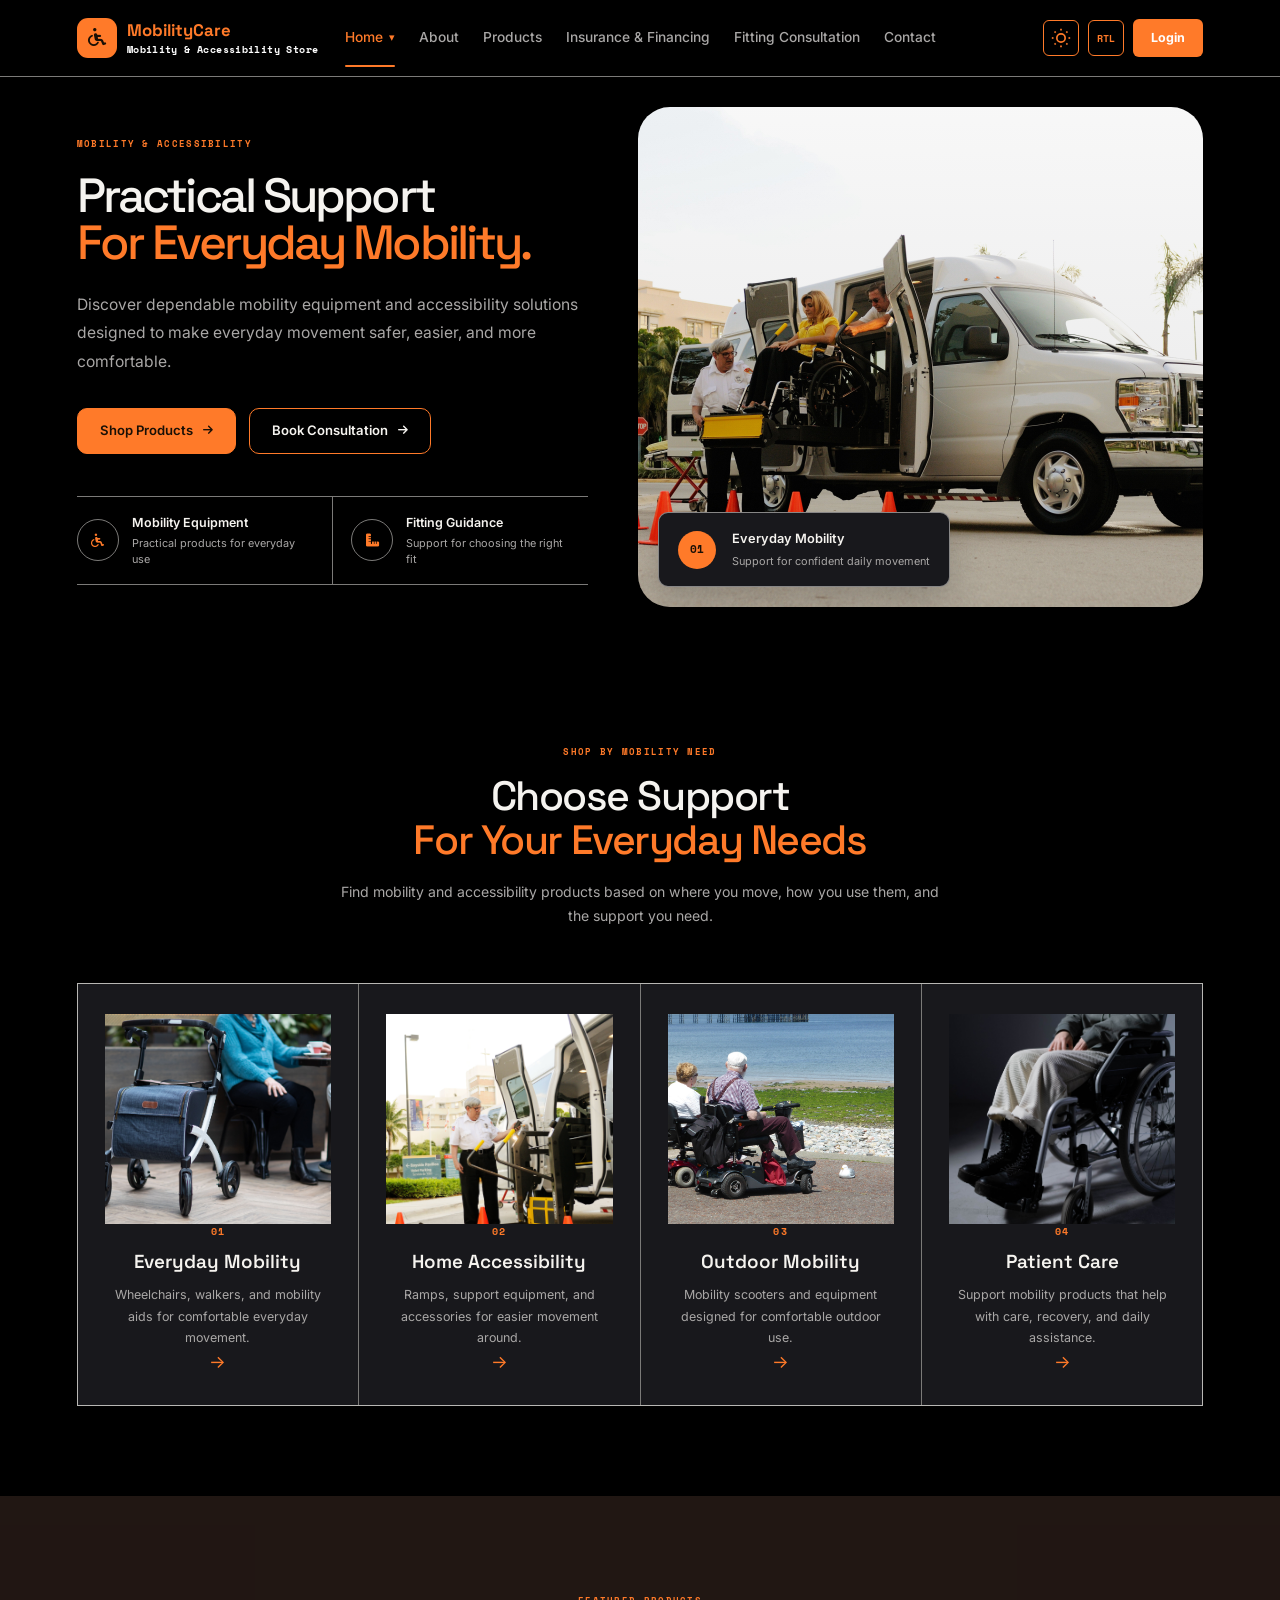
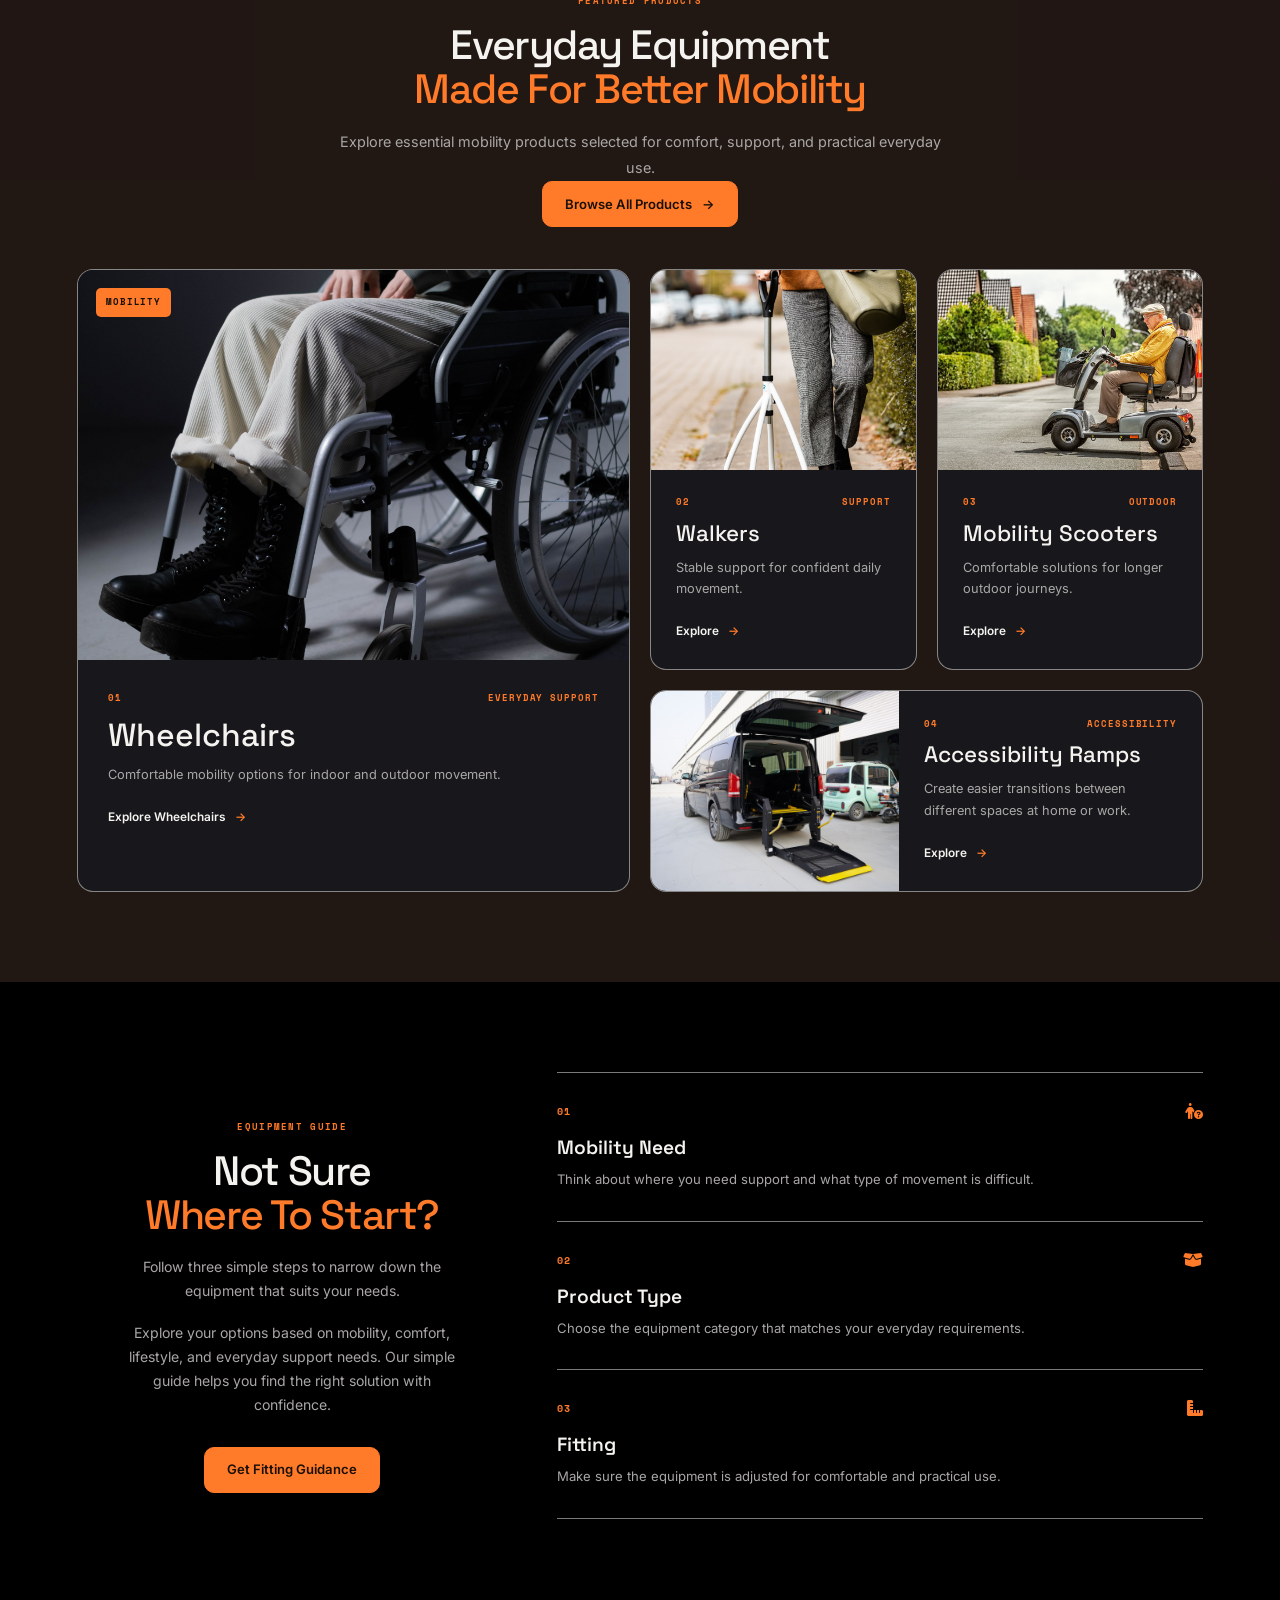
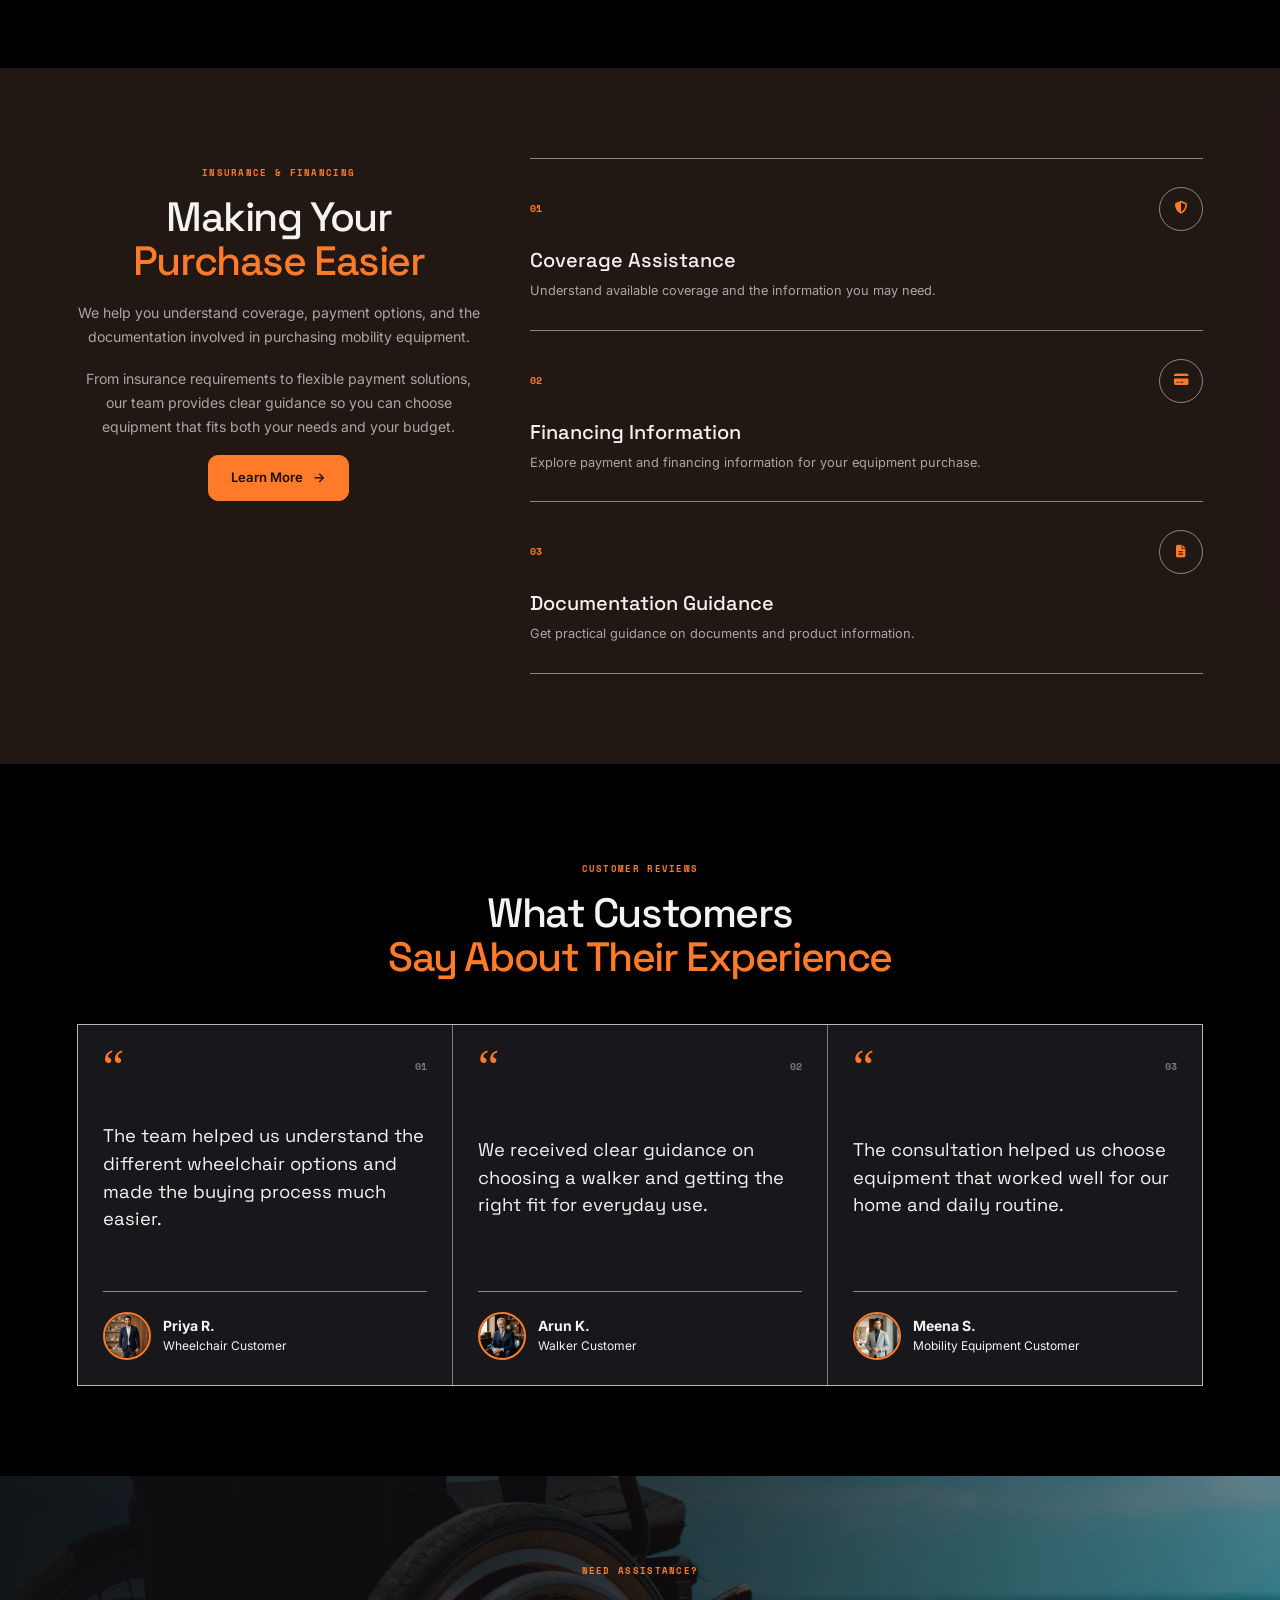
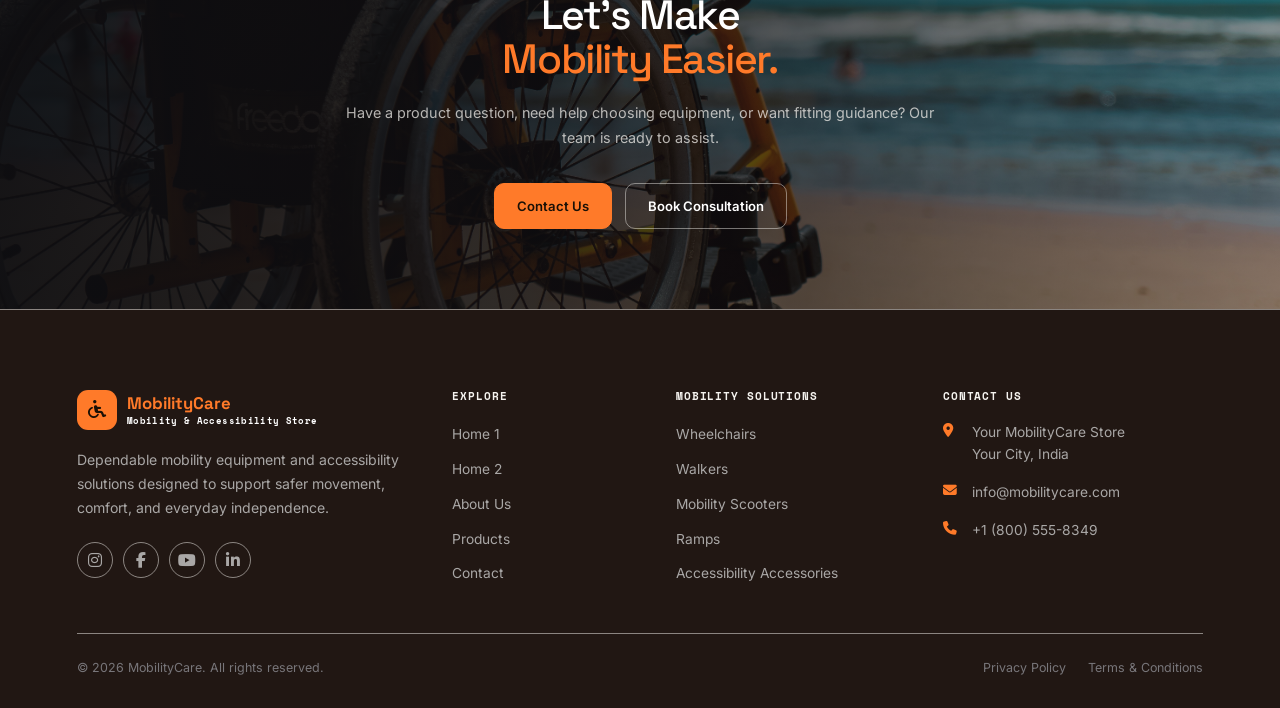
<file: index.html>
<!DOCTYPE html>
<html lang="en">
<head>
<meta charset="UTF-8">
<meta name="viewport" content="width=device-width, initial-scale=1.0">

<title>MobilityCare — HOME1 Mobility & Accessibility Store</title>

<link rel="icon" href="Images/favicon-32x32.png" type="image/png" sizes="32x32">

<link rel="preconnect" href="https://fonts.googleapis.com">
<link href="https://fonts.googleapis.com/css2?family=Space+Grotesk:wght@500;600;700&family=Inter:wght@400;500;600;700&family=Space+Mono:wght@400;700&display=swap" rel="stylesheet">

<link rel="stylesheet" href="https://cdnjs.cloudflare.com/ajax/libs/font-awesome/6.5.1/css/all.min.css">

<link rel="stylesheet" href="css/index.css">

</head>

<body class="dark">

<header class="navbar-header">
    <div class="navbar-container">

        <a href="index.html" class="navbar-logo">
            <span class="logo-emoji">
                <i class="fa-solid fa-wheelchair"></i>
            </span>

            <div class="logo-text-group">
                <span class="logo-name">MobilityCare</span>
                <span class="logo-subtitle">Mobility & Accessibility Store</span>
            </div>
        </a>

        <nav class="navbar-menu">
            <ul class="menu-list">

                <li class="menu-item dropdown">
                    <a href="index.html"
                       class="menu-link dropdown-toggle"
                       id="home-menu-link">
                        Home <span class="dropdown-caret">▾</span>
                    </a>

                    <ul class="dropdown-menu" aria-label="Home Submenu">
                        <li>
                            <a href="index.html" class="dropdown-link">
                                Home 1 — Classic
                            </a>
                        </li>

                        <li>
                            <a href="home2.html" class="dropdown-link">
                                Home 2 — Premium
                            </a>
                        </li>
                    </ul>
                </li>

                <li class="menu-item">
                    <a href="about.html" class="menu-link">
                        About
                    </a>
                </li>

                <li class="menu-item">
                    <a href="products.html" class="menu-link">
                        Products
                    </a>
                </li>

                <li class="menu-item">
                    <a href="insurance.html" class="menu-link">
                        Insurance & Financing
                    </a>
                </li>

                <li class="menu-item">
                    <a href="fitting.html" class="menu-link">
                        Fitting Consultation
                    </a>
                </li>

                <li class="menu-item">
                    <a href="contact.html" class="menu-link">
                        Contact
                    </a>
                </li>
  <div class="mobile-assistance">
        <a
        href="login.html"
        class="btn-nav-login login-nav-btn"
        id="login-btn">

        Login

    </a>
    </div>
            </ul>
        </nav>

        <div class="navbar-actions">

            <button
                id="theme-toggle"
                class="nav-icon-btn"
                aria-label="Toggle dark/light theme"
                title="Toggle Theme">

                <svg class="sun-icon"
                     viewBox="0 0 24 24"
                     width="20"
                     height="20"
                     fill="none"
                     stroke="currentColor"
                     stroke-width="2">

                    <circle cx="12" cy="12" r="5"></circle>
                    <line x1="12" y1="1" x2="12" y2="3"></line>
                    <line x1="12" y1="21" x2="12" y2="23"></line>
                    <line x1="4.22" y1="4.22" x2="5.64" y2="5.64"></line>
                    <line x1="18.36" y1="18.36" x2="19.78" y2="19.78"></line>
                    <line x1="1" y1="12" x2="3" y2="12"></line>
                    <line x1="21" y1="12" x2="23" y2="12"></line>
                    <line x1="4.22" y1="19.78" x2="5.64" y2="18.36"></line>
                    <line x1="18.36" y1="5.64" x2="19.78" y2="4.22"></line>
                </svg>

                <svg class="moon-icon"
                     viewBox="0 0 24 24"
                     width="20"
                     height="20"
                     fill="none"
                     stroke="currentColor"
                     stroke-width="2">

                    <path d="M21 12.79A9 9 0 1 1 11.21 3
                             7 7 0 0 0 21 12.79z">
                    </path>
                </svg>

            </button>

            <button
                id="rtl-toggle"
                class="nav-icon-btn text-btn"
                aria-label="Toggle RTL layout"
                title="Toggle RTL">

                <span>RTL</span>
            </button>
 <a
        href="login.html"
        class="btn-nav-login login-nav-btn"
        id="login-btn">

        Login

    </a>
            

              <button
                id="mobile-menu-btn"
                class="mobile-menu-hamburger"
                aria-label="Toggle Menu">

                <span class="hamburger-bar"></span>
                <span class="hamburger-bar"></span>
                <span class="hamburger-bar"></span>

            </button>

        </div>

    </div>
</header>


<main>

  
<!-- =========================================================
     HOME 1 — CLASSIC HERO
     ========================================================= -->

<section class="classic-hero">

    <div class="container classic-hero-container">

        <div class="classic-hero-content">

            <span class="section-label">
                MOBILITY & ACCESSIBILITY
            </span>

            <h1>
                Practical Support
                <span>For Everyday Mobility.</span>
            </h1>

            <p>
                Discover dependable mobility equipment and
                accessibility solutions designed to make
                everyday movement safer, easier, and more comfortable.
            </p>

            <div class="hero-actions">

                <a href="products.html" class="btn btn-primary">
                    Shop Products
                    <i class="fa-solid fa-arrow-right"></i>
                </a>

                <a href="fitting.html" class="btn btn-outline">
                    Book Consultation
                    <i class="fa-solid fa-arrow-right"></i>
                </a>

            </div>

            <div class="classic-hero-points">

                <div class="hero-point">

                    <span class="hero-point-icon">
                        <i class="fa-solid fa-wheelchair"></i>
                    </span>

                    <div>
                        <strong>Mobility Equipment</strong>
                        <small>
                            Practical products for everyday use
                        </small>
                    </div>

                </div>

                <div class="hero-point">

                    <span class="hero-point-icon">
                        <i class="fa-solid fa-ruler-combined"></i>
                    </span>

                    <div>
                        <strong>Fitting Guidance</strong>
                        <small>
                            Support for choosing the right fit
                        </small>
                    </div>

                </div>

            </div>

        </div>


        <div class="classic-hero-visual">

            <div class="classic-hero-image">

                <img
                    src="Images/mobility-hero.jpg"
                    alt="Mobility equipment and accessibility solutions">

            </div>

            <div class="hero-product-note">

                <span class="hero-note-number">
                    01
                </span>

                <div>
                    <strong>Everyday Mobility</strong>

                    <small>
                        Support for confident daily movement
                    </small>
                </div>

            </div>

        </div>

    </div>

</section>




    
    <!-- =========================================================
     SHOP BY MOBILITY NEED
     ========================================================= -->

<section class="mobility-needs-section">
    <div class="container">

        <div class="mobility-needs-header">
            <div>
                <span class="section-label">SHOP BY MOBILITY NEED</span>

                <h2>
                    Choose Support
                    <br>
                    <span>For Your Everyday Needs</span>
                </h2>
            </div>

            <p>
                Find mobility and accessibility products based on
                where you move, how you use them, and the support you need.
            </p>
        </div>


        <div class="mobility-needs-grid">

            
            <a href="products.html" class="mobility-need-card">

                <div class="need-image">
                    <img
                        src="Images/Walkers & Rollators.jpg"
                        alt="Everyday mobility equipment including walkers"
                    >
                </div>

                <div class="need-content">
                    <span class="need-number">01</span>

                    <h3>Everyday Mobility</h3>

                    <p>
                        Wheelchairs, walkers, and mobility aids
                        for comfortable everyday movement.
                    </p>
                </div>

                <span class="card-arrow">→</span>

            </a>


            
            <a href="products.html" class="mobility-need-card">

                <div class="need-image">
                    <img
                        src="Images/Accessibility ramp.jpg"
                        alt="Accessibility ramp for home access"
                    >
                </div>

                <div class="need-content">
                    <span class="need-number">02</span>

                    <h3>Home Accessibility</h3>

                    <p>
                        Ramps, support equipment, and accessories
                        for easier movement around.
                    </p>
                </div>

                <span class="card-arrow">→</span>

            </a>


            
            <a href="products.html" class="mobility-need-card">

                <div class="need-image">
                    <img
                        src="Images/Mobility scooter.jpg "
                        alt="Mobility scooter for outdoor movement"
                    >
                </div>

                <div class="need-content">
                    <span class="need-number">03</span>

                    <h3>Outdoor Mobility</h3>

                    <p>
                        Mobility scooters and equipment designed
                        for comfortable outdoor use.
                    </p>
                </div>

                <span class="card-arrow">→</span>

            </a>


            
            <a href="products.html" class="mobility-need-card">

                <div class="need-image">
                    <img
                        src="Images/Wheelchairs.jpg"
                        alt="Wheelchair for patient care and mobility support"
                    >
                </div>

                <div class="need-content">
                    <span class="need-number">04</span>

                    <h3>Patient Care</h3>

                    <p>
                        Support mobility products that help with care,
                        recovery, and daily assistance.
                    </p>
                </div>

                <span class="card-arrow">→</span>

            </a>

        </div>

    </div>
</section>


    
    <section class="featured-products-section">
        <div class="container">

            <div class="featured-products-header">

                <div>
                    <span class="section-label">FEATURED PRODUCTS</span>

                    <h2>
                        Everyday Equipment
                        <br>
                      <span>  Made For Better Mobility</span>
                    </h2>
                </div>

                <div class="featured-products-intro">
                    <p>
                        Explore essential mobility products selected
                        for comfort, support, and practical everyday use.
                    </p>

                    <a href="products.html" class="btn-primary">
                        Browse All Products
                        <span>→</span>
                    </a>
                </div>

            </div>


            <div class="featured-products-showcase">

                
                <article class="product-card product-card-large">

                    <div class="product-image">
                        <img
                            src="Images/Wheelchairs.jpg"
                            alt="Wheelchairs"
                        >

                        <span class="product-badge">
                            MOBILITY
                        </span>
                    </div>

                    <div class="product-content">

                        <div class="product-meta">
                            <span>01</span>
                            <span>EVERYDAY SUPPORT</span>
                        </div>

                        <h3>Wheelchairs</h3>

                        <p>
                            Comfortable mobility options for indoor
                            and outdoor movement.
                        </p>

                        <a href="products.html" class="product-link">
                            Explore Wheelchairs
                            <span>→</span>
                        </a>

                    </div>
                </article>


                
                <div class="product-list">

                    <article class="product-card">

                        <div class="product-image">
                            <img
                                src="Images/Walkers.jpg"
                                alt="Walkers"
                            >
                        </div>

                        <div class="product-content">

                            <div class="product-meta">
                                <span>02</span>
                                <span>SUPPORT</span>
                            </div>

                            <h3>Walkers</h3>

                            <p>
                                Stable support for confident daily movement.
                            </p>

                            <a href="products.html" class="product-link">
                                Explore
                                <span>→</span>
                            </a>

                        </div>
                    </article>


                    <article class="product-card">

                        <div class="product-image">
                            <img
                                src="Images/Mobility scooters.jpg"
                                alt="Mobility scooters"
                            >
                        </div>

                        <div class="product-content">

                            <div class="product-meta">
                                <span>03</span>
                                <span>OUTDOOR</span>
                            </div>

                            <h3>Mobility Scooters</h3>

                            <p>
                                Comfortable solutions for longer outdoor journeys.
                            </p>

                            <a href="products.html" class="product-link">
                                Explore
                                <span>→</span>
                            </a>

                        </div>
                    </article>


                    <article class="product-card product-card-wide">

                        <div class="product-image">
                            <img
                                src="Images/Accessibility ramps.jpg"
                                alt="Accessibility ramps"
                            >
                        </div>

                        <div class="product-content">

                            <div class="product-meta">
                                <span>04</span>
                                <span>ACCESSIBILITY</span>
                            </div>

                            <h3>Accessibility Ramps</h3>

                            <p>
                                Create easier transitions between
                                different spaces at home or work.
                            </p>

                            <a href="products.html" class="product-link">
                                Explore
                                <span>→</span>
                            </a>

                        </div>
                    </article>

                </div>

            </div>
        </div>
    </section>


    
    <section class="equipment-guide-section">
        <div class="container">

            <div class="equipment-guide-layout">
<div class="equipment-guide-header">

    <span class="section-label">EQUIPMENT GUIDE</span>

    <h2>
        Not Sure
        <br>
        <span>Where To Start?</span>
    </h2>

    <p>
        Follow three simple steps to narrow down
        the equipment that suits your needs.
    </p>

    <p>
        Explore your options based on mobility, comfort,
        lifestyle, and everyday support needs. Our simple
        guide helps you find the right solution with confidence.
    </p>

    <a href="fitting.html" class="btn btn-primary">
        Get Fitting Guidance
    </a>

</div>


                <div class="equipment-guide-steps">

                    <div class="equipment-step">

                        <div class="step-top">
                            <span class="step-number">01</span>

                            <i class="fa-solid fa-person-circle-question"></i>
                        </div>

                        <h3>Mobility Need</h3>

                        <p>
                            Think about where you need support
                            and what type of movement is difficult.
                        </p>

                    </div>


                    <div class="equipment-step">

                        <div class="step-top">
                            <span class="step-number">02</span>

                            <i class="fa-solid fa-box-open"></i>
                        </div>

                        <h3>Product Type</h3>

                        <p>
                            Choose the equipment category that
                            matches your everyday requirements.
                        </p>

                    </div>


                    <div class="equipment-step">

                        <div class="step-top">
                            <span class="step-number">03</span>

                            <i class="fa-solid fa-ruler-combined"></i>
                        </div>

                        <h3>Fitting</h3>

                        <p>
                            Make sure the equipment is adjusted
                            for comfortable and practical use.
                        </p>

                    </div>

                </div>

            </div>
        </div>
    </section>


    
    <section class="insurance-financing-section">
        <div class="container">

            <div class="insurance-container">

                <div class="insurance-intro">

                    <span class="section-label">
                        INSURANCE & FINANCING
                    </span>

                    <h2>
                        Making Your
                        <br>
                      <span> Purchase Easier</span>
                    </h2>

                    <p>
                        We help you understand coverage,
                        payment options, and the documentation
                        involved in purchasing mobility equipment.
                    </p>
  <p>
            From insurance requirements to flexible
            payment solutions, our team provides clear
            guidance so you can choose equipment that
            fits both your needs and your budget.
        </p>

                    <a href="insurance.html" class="btn-primary">
                        Learn More
                        <span>→</span>
                    </a>

                </div>


                <div class="insurance-information">

                    <article class="insurance-card">

                        <div class="insurance-card-top">
                            <span class="insurance-number">01</span>

                            <div class="insurance-icon">
                                <i class="fa-solid fa-shield-halved"></i>
                            </div>
                        </div>

                        <h3>Coverage Assistance</h3>

                        <p>
                            Understand available coverage
                            and the information you may need.
                        </p>

                    </article>


                    <article class="insurance-card">

                        <div class="insurance-card-top">
                            <span class="insurance-number">02</span>

                            <div class="insurance-icon">
                                <i class="fa-solid fa-credit-card"></i>
                            </div>
                        </div>

                        <h3>Financing Information</h3>

                        <p>
                            Explore payment and financing
                            information for your equipment purchase.
                        </p>

                    </article>


                    <article class="insurance-card">

                        <div class="insurance-card-top">
                            <span class="insurance-number">03</span>

                            <div class="insurance-icon">
                                <i class="fa-solid fa-file-lines"></i>
                            </div>
                        </div>

                        <h3>Documentation Guidance</h3>

                        <p>
                            Get practical guidance on documents
                            and product information.
                        </p>

                    </article>

                </div>

            </div>
        </div>
    </section>


   <section class="customer-reviews-section">
    <div class="container">

        <div class="reviews-header">

            <div>
                <span class="section-label">
                    CUSTOMER REVIEWS
                </span>

                <h2>
                    What Customers
                    <br>
                    <span>Say About Their Experience</span>
                </h2>
            </div>

        </div>


        <div class="reviews-list">

            
            <article class="review-card">

                <div class="review-top">
                    <span class="review-quote">“</span>
                    <span class="review-number">01</span>
                </div>

                <p>
                    The team helped us understand the different
                    wheelchair options and made the buying process
                    much easier.
                </p>

                <div class="review-author">

                    <div class="reviewer-profile">
                        <img
                            src="Images/team-1.png"
                            alt="Priya R."
                        >
                    </div>

                    <div class="review-author-info">
                        <strong>Priya R.</strong>
                        <span>Wheelchair Customer</span>
                    </div>

                </div>

            </article>


            
            <article class="review-card">

                <div class="review-top">
                    <span class="review-quote">“</span>
                    <span class="review-number">02</span>
                </div>

                <p>
                    We received clear guidance on choosing a walker
                    and getting the right fit for everyday use.
                </p>

                <div class="review-author">

                    <div class="reviewer-profile">
                        <img
                            src="Images/team-2.png"
                            alt="Arun K."
                        >
                    </div>

                    <div class="review-author-info">
                        <strong>Arun K.</strong>
                        <span>Walker Customer</span>
                    </div>

                </div>

            </article>


            
            <article class="review-card">

                <div class="review-top">
                    <span class="review-quote">“</span>
                    <span class="review-number">03</span>
                </div>

                <p>
                    The consultation helped us choose equipment
                    that worked well for our home and daily routine.
                </p>

                <div class="review-author">

                    <div class="reviewer-profile">
                        <img
                            src="Images/team-3.png"
                            alt="Meena S."
                        >
                    </div>

                    <div class="review-author-info">
                        <strong>Meena S.</strong>
                        <span>Mobility Equipment Customer</span>
                    </div>

                </div>

            </article>

        </div>
    </div>
</section>

    
    <section class="contact-cta-section">

        <div class="contact-cta-image">
            <img
                src="Images/Mobility-cta.jpg"
                alt="Mobility equipment consultation"
            >
        </div>

        <div class="contact-cta-overlay"></div>

        <div class="container">

            <div class="contact-cta-content">

                <span class="section-label">
                    NEED ASSISTANCE?
                </span>

                <h2>
                    Let's Make
                    <br>
                  <span>  Mobility Easier.</span>
                </h2>

                <p>
                    Have a product question, need help choosing equipment,
                    or want fitting guidance? Our team is ready to assist.
                </p>

                <div class="cta-actions">

                    <a href="contact.html" class="btn btn-primary">
                        Contact Us
                    </a>

                    <a href="fitting.html" class="btn btn-outline">
                        Book Consultation
                    </a>

                </div>

            </div>

        </div>

    </section>

</main>





<footer class="footer-section">

    <div class="footer-container">

        <div class="footer-col brand-col">

            <a href="index.html" class="footer-logo">

                <span class="logo-emoji">
                    <i class="fa-solid fa-wheelchair"></i>
                </span>

                <div class="logo-text-group">

                    <span class="logo-name">
                        MobilityCare
                    </span>

                    <span class="logo-subtitle">
                        Mobility & Accessibility Store
                    </span>

                </div>

            </a>


            <p class="brand-desc">
                Dependable mobility equipment and accessibility
                solutions designed to support safer movement,
                comfort, and everyday independence.
            </p>


            <div class="social-links">

                <a href="#" class="social-link" aria-label="Instagram">
                    <i class="fa-brands fa-instagram"></i>
                </a>

                <a href="#" class="social-link" aria-label="Facebook">
                    <i class="fa-brands fa-facebook-f"></i>
                </a>

                <a href="#" class="social-link" aria-label="YouTube">
                    <i class="fa-brands fa-youtube"></i>
                </a>

                <a href="#" class="social-link" aria-label="LinkedIn">
                    <i class="fa-brands fa-linkedin-in"></i>
                </a>

            </div>

        </div>


        <div class="footer-col">

            <h3 class="footer-title">
                Explore
            </h3>

            <ul class="footer-links">

                <li>
                    <a href="index.html">
                        Home 1
                    </a>
                </li>

                <li>
                    <a href="home1.html">
                        Home 2
                    </a>
                </li>

                <li>
                    <a href="about.html">
                        About Us
                    </a>
                </li>

                <li>
                    <a href="products.html">
                        Products
                    </a>
                </li>

                <li>
                    <a href="contact.html">
                        Contact
                    </a>
                </li>

            </ul>

        </div>


        <div class="footer-col">

            <h3 class="footer-title">
                Mobility Solutions
            </h3>

            <ul class="footer-links">

                <li>
                    <a href="products.html">
                        Wheelchairs
                    </a>
                </li>

                <li>
                    <a href="products.html">
                        Walkers
                    </a>
                </li>

                <li>
                    <a href="products.html">
                        Mobility Scooters
                    </a>
                </li>

                <li>
                    <a href="products.html">
                        Ramps
                    </a>
                </li>

                <li>
                    <a href="products.html">
                        Accessibility Accessories
                    </a>
                </li>

            </ul>

        </div>


        <div class="footer-col contact-col">

            <h3 class="footer-title">
                Contact Us
            </h3>

            <div class="footer-contact-list">

                <div class="footer-contact-item">

                    <i class="fa-solid fa-location-dot footer-contact-icon"></i>

                    <span class="contact-info-text">
                        Your MobilityCare Store<br>
                        Your City, India
                    </span>

                </div>


                <div class="footer-contact-item">

                    <i class="fa-solid fa-envelope footer-contact-icon"></i>

                    <a
                        href="mailto:info@mobilitycare.com"
                        class="footer-contact-link">

                        info@mobilitycare.com

                    </a>

                </div>


                <div class="footer-contact-item">

                    <i class="fa-solid fa-phone footer-contact-icon"></i>

                    <a
                        href="tel:+18005558349"
                        class="footer-contact-link">

                        +1 (800) 555-8349

                    </a>

                </div>

            </div>

        </div>

    </div>


    <div class="footer-bottom">

        <p class="copyright">
            &copy; 2026 MobilityCare.
            All rights reserved.
        </p>

        <div class="footer-bottom-links">

            <a href="#">
                Privacy Policy
            </a>

            <a href="#">
                Terms & Conditions
            </a>

        </div>

    </div>

</footer>



<script src="js/index.js"></script>

</body>
</html>
</file>
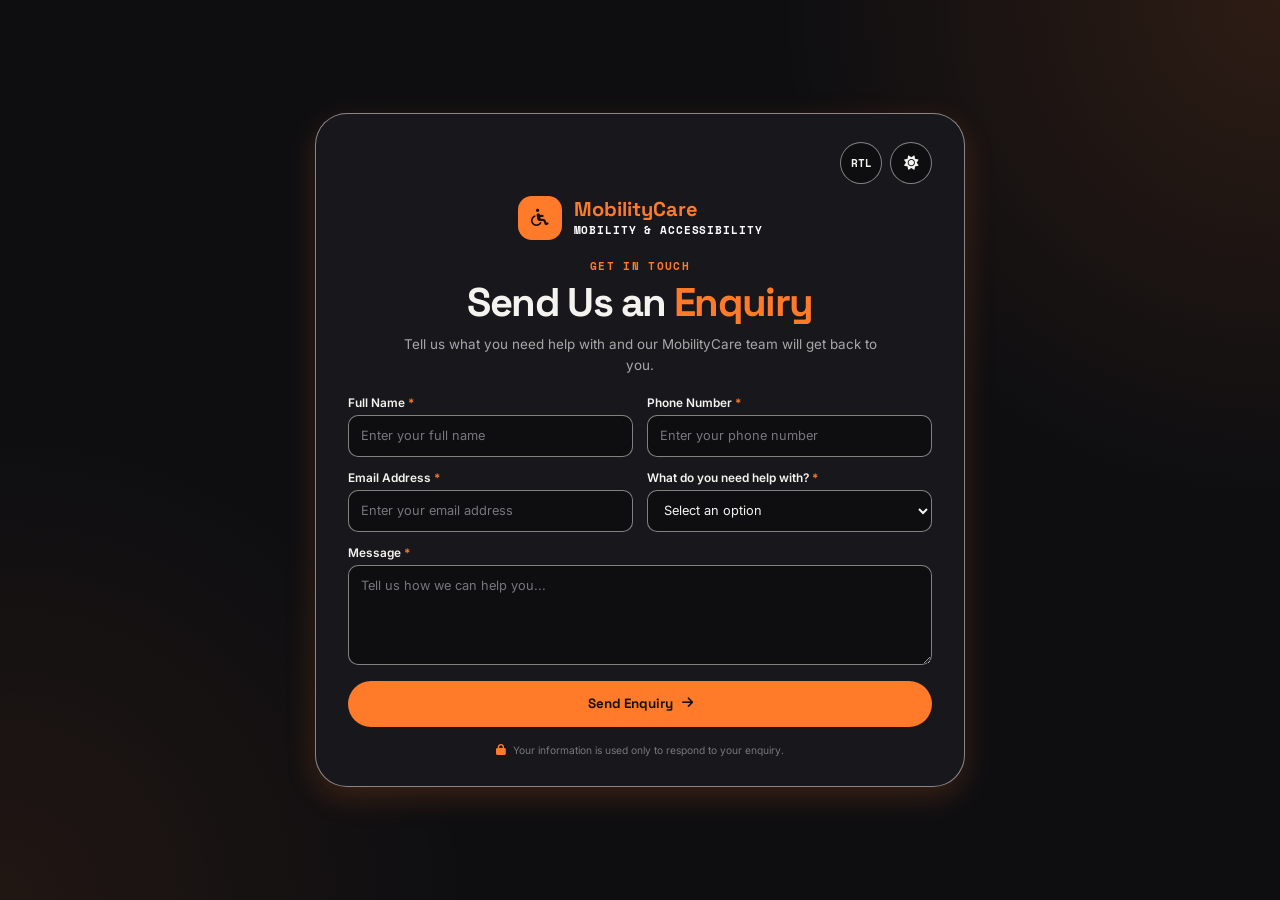
<file: enquiry.html>
<!DOCTYPE html>
<html lang="en" dir="ltr">

<head>
    <meta charset="UTF-8">
    <meta name="viewport" content="width=device-width, initial-scale=1.0">

    <title>MobilityCare | Send an Enquiry</title>

    
    <link rel="preconnect" href="https://fonts.googleapis.com">
    <link rel="preconnect" href="https://fonts.gstatic.com" crossorigin>

    <link
        href="https://fonts.googleapis.com/css2?family=Inter:wght@400;500;600;700&family=Space+Grotesk:wght@400;500;600;700&family=Space+Mono&display=swap"
        rel="stylesheet">

    
    <link
        rel="stylesheet"
        href="https://cdnjs.cloudflare.com/ajax/libs/font-awesome/6.5.1/css/all.min.css">

    <style>


        :root {
            --primary: #F5F3EF;
            --primary-deep: #FFFFFF;

            --secondary: #FF7A29;
            --secondary-deep: #FF9752;
            --secondary-text: #1A1006;

            --bg: #0E0E11;
            --surface: #18181C;
            --surface-alt: #212126;

            --text: #F5F3EF;
            --text-muted: #A9A7A6;
            --text-faint: #78767A;

            --border: rgba(245, 243, 239, 0.50);
            --footer-tint: rgba(255, 122, 41, 0.07);
            --tint: rgba(255, 122, 41, 0.06);

            --display: 'Space Grotesk', sans-serif;
            --body-font: 'Inter', sans-serif;
            --mono: 'Space Mono', monospace;

            --side-pad: 6vw;

            --radius-sm: 10px;
            --radius-md: 16px;
            --radius-lg: 32px;

            --section-bg: #000000;
            --section-alt-bg: rgba(255, 122, 41, 0.08);

            --shadow-card:
                0 10px 30px rgba(255, 122, 41, 0.18);
        }



        body.light {
            --primary: #14141A;
            --primary-deep: #000000;

            --secondary: #FF7A29;
            --secondary-deep: #E8600D;
            --secondary-text: #FFFFFF;

            --bg: #F3F1EC;
            --surface: #FFFFFF;
            --surface-alt: #EAE6DC;

            --text: #14141A;
            --text-muted: #6B6863;
            --text-faint: #948F87;

            --border: rgba(20, 20, 26, 0.10);
            --footer-tint: rgba(255, 122, 41, 0.10);
            --tint: rgba(255, 122, 41, 0.09);

            --section-bg: #FFFFFF;
            --section-alt-bg: #FFF2E6;

            --shadow-card:
                0 8px 24px rgba(255, 122, 41, 0.15);
        }



        * {
            margin: 0;
            padding: 0;
            box-sizing: border-box;
        }

        html {
            scroll-behavior: smooth;
        }

        body {
            min-height: 100vh;
            font-family: var(--body-font);
            background: var(--bg);
            color: var(--text);
            transition:
                background 0.3s ease,
                color 0.3s ease;

            overflow-x: hidden;
        }

        button,
        input,
        select,
        textarea {
            font: inherit;
        }

        button {
            border: none;
        }

        a {
            color: inherit;
            text-decoration: none;
        }



        .enquiry-page {
            min-height: 100vh;

            display: flex;
            align-items: center;
            justify-content: center;

            padding: 50px 20px;

            background:
                radial-gradient(
                    circle at top right,
                    rgba(255, 122, 41, 0.13),
                    transparent 32%
                ),
                radial-gradient(
                    circle at bottom left,
                    rgba(255, 122, 41, 0.08),
                    transparent 30%
                ),
                var(--bg);

            transition: background 0.3s ease;
        }



        .enquiry-wrapper {
            width: 100%;
            max-width: 650px;
        }



        .enquiry-card {
            width: 100%;

            padding: 34px;

            background: var(--surface);

            border: 1px solid var(--border);
            border-radius: var(--radius-lg);

            box-shadow: var(--shadow-card);

            transition:
                background 0.3s ease,
                border-color 0.3s ease,
                box-shadow 0.3s ease;
        }



        .enquiry-brand {
            display: flex;
            align-items: center;
            justify-content: center;

            gap: 12px;

            width: fit-content;
            margin: 0 auto 24px;

            text-align: left;
        }

        .enquiry-brand-icon {
            width: 48px;
            height: 48px;

            flex-shrink: 0;

            display: flex;
            align-items: center;
            justify-content: center;

            background: var(--secondary);
            color: var(--secondary-text);

            border-radius: 14px;

            font-size: 1.25rem;

            transition: 0.25s ease;
        }

        .enquiry-brand:hover .enquiry-brand-icon {
            transform: translateY(-2px);
        }

        .enquiry-brand-text {
            display: flex;
            flex-direction: column;
            gap: 2px;
        }

        .enquiry-brand-name {
            font-family: var(--display);
            font-size: 1.35rem;
            font-weight: 700;
            line-height: 1.1;
            color: var(--secondary);
        }

        .enquiry-brand-subtitle {
            font-family: var(--mono);
            font-size: 0.68rem;
            letter-spacing: 0.08em;
            text-transform: uppercase;
            color: black;
            font-weight: bold;
        }


.enquiry-brand-subtitle {
    color: #FFFFFF;
}


body.light .enquiry-brand-subtitle {
    color: black;
}

        .enquiry-controls {
            display: flex;
            align-items: center;
            justify-content: flex-end;

            gap: 8px;

         
        }

        .nav-icon-btn.text-btn,
        .control-btn {
            width: 42px;
            height: 42px;

            display: inline-flex;
            align-items: center;
            justify-content: center;

            border: 1px solid var(--border);
            border-radius: 50%;

            background: var(--bg);
            color: var(--text);

            cursor: pointer;

            transition:
                background 0.25s ease,
                color 0.25s ease,
                border-color 0.25s ease,
                transform 0.25s ease;
        }

        .nav-icon-btn.text-btn {
            font-family: var(--mono);
            font-size: 0.68rem;
            font-weight: 700;
        }

        .nav-icon-btn.text-btn:hover,
        .control-btn:hover {
            background: var(--secondary);
            color: var(--secondary-text);
            border-color: var(--secondary);

            transform: translateY(-2px);
        }

        .nav-icon-btn.text-btn span {
            line-height: 1;
        }

        .control-btn i {
            font-size: 0.9rem;
        }



        .enquiry-header {
            text-align: center;

            max-width: 520px;
            margin: 0 auto 28px;
        }

        .enquiry-eyebrow {
            margin-bottom: 8px;

            font-family: var(--mono);
            font-size: 0.68rem;
            font-weight: 700;

            letter-spacing: 0.12em;
            text-transform: uppercase;

            color: var(--secondary);
        }

        .enquiry-header h1 {
            margin-bottom: 10px;

            font-family: var(--display);
            font-size: clamp(2rem, 5vw, 2.8rem);
            font-weight: 700;

            line-height: 1.05;
            letter-spacing: -0.04em;

            color: var(--text);
        }

        .enquiry-header h1 span {
            color: var(--secondary);
        }

        .enquiry-header p:last-child {
            max-width: 480px;
            margin: 0 auto;

            color: var(--text-muted);

            font-size: 0.9rem;
            line-height: 1.7;
        }



        .enquiry-form {
            display: flex;
            flex-direction: column;
            gap: 18px;
        }

        .form-row {
            display: grid;
            grid-template-columns: repeat(2, minmax(0, 1fr));
            gap: 16px;
        }

        .form-group {
            display: flex;
            flex-direction: column;
            gap: 7px;
        }

        .form-group label {
            font-size: 0.78rem;
            font-weight: 600;

            color: var(--text);
        }

        .form-group label span {
            color: var(--secondary);
        }



        .form-group input,
        .form-group select,
        .form-group textarea {
            width: 100%;

            border: 1px solid var(--border);
            border-radius: var(--radius-sm);

            background: var(--bg);
            color: var(--text);

            padding: 12px 14px;

            outline: none;

            font-size: 0.84rem;

            transition:
                border-color 0.25s ease,
                box-shadow 0.25s ease,
                background 0.25s ease;
        }

        .form-group input,
        .form-group select {
            height: 46px;
        }

        .form-group textarea {
            min-height: 125px;
            resize: vertical;
            line-height: 1.6;
        }

        .form-group input::placeholder,
        .form-group textarea::placeholder {
            color: var(--text-faint);
        }

        .form-group select {
            cursor: pointer;
        }

        .form-group select option {
            background: var(--surface);
            color: var(--text);
        }

        .form-group input:focus,
        .form-group select:focus,
        .form-group textarea:focus {
            border-color: var(--secondary);

            box-shadow:
                0 0 0 3px rgba(255, 122, 41, 0.10);
        }


        .enquiry-submit {
            width: 100%;

            min-height: 50px;

            display: inline-flex;
            align-items: center;
            justify-content: center;
            gap: 9px;

            margin-top: 2px;

            padding: 12px 20px;

            border-radius: 999px;

            background: var(--secondary);
            color: var(--secondary-text);

            font-family: var(--display);
            font-size: 0.9rem;
            font-weight: 700;

            cursor: pointer;

            transition:
                background 0.25s ease,
                transform 0.25s ease,
                box-shadow 0.25s ease;
        }

        .enquiry-submit:hover {
            background: var(--secondary-deep);

            transform: translateY(-2px);

            box-shadow:
                0 10px 24px rgba(255, 122, 41, 0.20);
        }

        .enquiry-submit:active {
            transform: translateY(0);
        }

        .enquiry-submit i {
            font-size: 0.8rem;
        }



        .privacy-note {
            display: flex;
            align-items: center;
            justify-content: center;
            gap: 7px;

            margin-top: 2px;

            color: var(--text-faint);

            font-size: 0.68rem;
            line-height: 1.5;

            text-align: center;
        }

        .privacy-note i {
            color: var(--secondary);
            font-size: 0.7rem;
        }



        html[dir="rtl"] .enquiry-brand {
            text-align: right;
        }

        html[dir="rtl"] .form-group {
            text-align: right;
        }

        html[dir="rtl"] .enquiry-header {
            direction: rtl;
        }

        html[dir="rtl"] .enquiry-submit i {
            transform: rotate(180deg);
        }



        @media (max-width: 700px) {

            .enquiry-page {
                padding: 25px 14px;
                align-items: flex-start;
            }

            .enquiry-wrapper {
                margin-top: 10px;
            }

            .enquiry-card {
                padding: 26px 20px;
                border-radius: 24px;
            }

            .enquiry-brand {
                margin-bottom: 20px;
            }

            .enquiry-controls {
                margin-bottom: 20px;
            }

            .enquiry-header {
                margin-bottom: 24px;
            }

            .enquiry-header h1 {
                font-size: 2rem;
            }

            .form-row {
                grid-template-columns: 1fr;
                gap: 18px;
            }
        }



        @media (max-width: 420px) {

            .enquiry-page {
                padding: 15px 10px;
            }

            .enquiry-card {
                padding: 22px 16px;
                border-radius: 20px;
            }

            .enquiry-brand-icon {
                width: 44px;
                height: 44px;
            }

            .enquiry-brand-name {
                font-size: 1.2rem;
            }

            .enquiry-header h1 {
                font-size: 1.75rem;
            }

            .enquiry-header p:last-child {
                font-size: 0.82rem;
            }

            .nav-icon-btn.text-btn,
            .control-btn {
                width: 38px;
                height: 38px;
            }
        }/* =========================================================
   ENQUIRY PAGE — SCREEN FIT & RESPONSIVE SIZING
========================================================= */


html,
body {
    width: 100%;
    min-height: 100%;
}

.enquiry-page {
    min-height: 100vh;
    min-height: 100dvh;
    padding: 24px 20px;
}


.enquiry-card {
    padding: 28px 32px;
}


.enquiry-controls {
    margin-bottom: 12px;
}


.enquiry-brand {
    margin-bottom: 18px;
}

.enquiry-brand-icon {
    width: 44px;
    height: 44px;
    font-size: 1.1rem;
}

.enquiry-brand-name {
    font-size: 1.25rem;
}


.enquiry-header {
    margin-bottom: 20px;
}

.enquiry-header h1 {
    font-size: clamp(1.8rem, 4vw, 2.5rem);
}

.enquiry-header p:last-child {
    font-size: 0.84rem;
    line-height: 1.55;
}


.enquiry-form {
    gap: 14px;
}

.form-row {
    gap: 14px;
}

.form-group {
    gap: 5px;
}

.form-group label {
    font-size: 0.74rem;
}

.form-group input,
.form-group select,
.form-group textarea {
    padding: 10px 12px;
    font-size: 0.8rem;
}

.form-group input,
.form-group select {
    height: 42px;
}

.form-group textarea {
    min-height: 100px;
}


.enquiry-submit {
    min-height: 46px;
    padding: 10px 18px;
    font-size: 0.84rem;
}


.privacy-note {
    font-size: 0.64rem;
}

/* =========================================================
   TABLET
========================================================= */

@media (max-width: 900px) {

    .enquiry-page {
        padding: 20px 16px;
    }

    .enquiry-wrapper {
        max-width: 620px;
    }

    .enquiry-card {
        padding: 26px 28px;
    }
}


/* =========================================================
   MOBILE
========================================================= */

@media (max-width: 700px) {

    .enquiry-page {
        min-height: 100dvh;
        padding: 14px 12px;
        align-items: center;
    }

    .enquiry-wrapper {
        width: 100%;
        margin-top: 0;
    }

    .enquiry-card {
        padding: 20px 18px;
        border-radius: 22px;
    }

    .enquiry-controls {
        margin-bottom: 12px;
    }

    .nav-icon-btn.text-btn,
    .control-btn {
        width: 38px;
        height: 38px;
    }

    .enquiry-brand {
        margin-bottom: 14px;
        gap: 9px;
    }

    .enquiry-brand-icon {
        width: 40px;
        height: 40px;
        border-radius: 12px;
        font-size: 1rem;
    }

    .enquiry-brand-name {
        font-size: 1.15rem;
    }

    .enquiry-brand-subtitle {
        font-size: 0.52rem;
    }

    .enquiry-header {
        margin-bottom: 16px;
    }

    .enquiry-eyebrow {
        margin-bottom: 5px;
        font-size: 0.6rem;
    }

    .enquiry-header h1 {
        margin-bottom: 7px;
        font-size: 1.75rem;
    }

    .enquiry-header p:last-child {
        font-size: 0.78rem;
        line-height: 1.5;
    }

    .enquiry-form {
        gap: 12px;
    }

    .form-row {
        grid-template-columns: 1fr;
        gap: 12px;
    }

    .form-group {
        gap: 4px;
    }

    .form-group label {
        font-size: 0.7rem;
    }

    .form-group input,
    .form-group select {
        height: 40px;
        padding: 8px 11px;
        font-size: 0.76rem;
    }

    .form-group textarea {
        min-height: 85px;
        padding: 9px 11px;
        font-size: 0.76rem;
    }

    .enquiry-submit {
        min-height: 43px;
        margin-top: 0;
        padding: 9px 16px;
        font-size: 0.8rem;
    }

    .privacy-note {
        font-size: 0.6rem;
        line-height: 1.35;
    }
}


/* =========================================================
   SMALL MOBILE
========================================================= */

@media (max-width: 420px) {

    .enquiry-page {
        padding: 8px 8px;
    }

    .enquiry-card {
        padding: 16px 14px;
        border-radius: 18px;
    }

    .enquiry-controls {
        gap: 6px;
        margin-bottom: 9px;
    }

    .nav-icon-btn.text-btn,
    .control-btn {
        width: 34px;
        height: 34px;
    }

    .nav-icon-btn.text-btn {
        font-size: 0.58rem;
    }

    .control-btn i {
        font-size: 0.75rem;
    }

    .enquiry-brand {
        margin-bottom: 11px;
    }

    .enquiry-brand-icon {
        width: 36px;
        height: 36px;
        border-radius: 10px;
        font-size: 0.9rem;
    }

    .enquiry-brand-name {
        font-size: 1.05rem;
    }

    .enquiry-brand-subtitle {
        font-size: 0.47rem;
    }

    .enquiry-header {
        margin-bottom: 13px;
    }

    .enquiry-eyebrow {
        font-size: 0.55rem;
    }

    .enquiry-header h1 {
        font-size: 1.5rem;
    }

    .enquiry-header p:last-child {
        font-size: 0.7rem;
    }

    .enquiry-form {
        gap: 9px;
    }

    .form-row {
        gap: 9px;
    }

    .form-group {
        gap: 3px;
    }

    .form-group label {
        font-size: 0.65rem;
    }

    .form-group input,
    .form-group select {
        height: 37px;
        padding: 7px 9px;
        font-size: 0.7rem;
        border-radius: 8px;
    }

    .form-group textarea {
        min-height: 70px;
        padding: 8px 9px;
        font-size: 0.7rem;
        border-radius: 8px;
    }

    .enquiry-submit {
        min-height: 39px;
        font-size: 0.74rem;
        border-radius: 999px;
    }

    .privacy-note {
        font-size: 0.55rem;
    }
}


/* =========================================================
   VERY SHORT SCREENS
========================================================= */

@media (max-height: 700px) and (min-width: 701px) {

    .enquiry-page {
        padding-top: 12px;
        padding-bottom: 12px;
    }

    .enquiry-card {
        padding-top: 18px;
        padding-bottom: 18px;
    }

    .enquiry-brand {
        margin-bottom: 10px;
    }

    .enquiry-header {
        margin-bottom: 12px;
    }

    .enquiry-form {
        gap: 10px;
    }

    .form-group input,
    .form-group select {
        height: 38px;
    }

    .form-group textarea {
        min-height: 75px;
    }

    .enquiry-submit {
        min-height: 42px;
    }
}


/* =========================================================
   VERY SHORT MOBILE SCREENS
========================================================= */

@media (max-height: 700px) and (max-width: 700px) {

    .enquiry-page {
        padding-top: 6px;
        padding-bottom: 6px;
    }

    .enquiry-card {
        padding-top: 12px;
        padding-bottom: 12px;
    }

    .enquiry-controls {
        margin-bottom: 6px;
    }

    .enquiry-brand {
        margin-bottom: 8px;
    }

    .enquiry-header {
        margin-bottom: 9px;
    }

    .enquiry-form {
        gap: 7px;
    }

    .form-row {
        gap: 7px;
    }

    .form-group textarea {
        min-height: 60px;
    }

    .enquiry-submit {
        min-height: 36px;
    }
}

    </style>
</head>


<body>

    <main class="enquiry-page">

        <div class="enquiry-wrapper">

            <div class="enquiry-card">



                <div class="enquiry-controls">

                    

                    <button
                        id="rtl-toggle"
                        class="nav-icon-btn text-btn"
                        aria-label="Toggle RTL layout"
                        title="Toggle RTL">

                        <span>RTL</span>

                    </button>


                    

                    <button
                        type="button"
                        class="control-btn"
                        id="themeToggle"
                        aria-label="Toggle dark and light mode"
                        title="Toggle theme">

                        <i class="fa-solid fa-sun"></i>

                    </button>

                </div>

                <a href="index.html" class="enquiry-brand">

                    <span class="enquiry-brand-icon">
                        <i class="fa-solid fa-wheelchair"></i>
                    </span>

                    <span class="enquiry-brand-text">

                        <span class="enquiry-brand-name">
                            MobilityCare
                        </span>

                        <span class="enquiry-brand-subtitle">
                            Mobility & Accessibility
                        </span>

                    </span>

                </a>





                <div class="enquiry-header">

                    <p class="enquiry-eyebrow">
                        GET IN TOUCH
                    </p>

                    <h1>
                        Send Us an <span>Enquiry</span>
                    </h1>

                    <p>
                        Tell us what you need help with and our
                        MobilityCare team will get back to you.
                    </p>

                </div>



                <form id="enquiryForm" class="enquiry-form">


                    

                    <div class="form-row">

                        <div class="form-group">

                            <label for="fullName">
                                Full Name <span>*</span>
                            </label>

                            <input
                                type="text"
                                id="fullName"
                                name="fullName"
                                placeholder="Enter your full name"
                                autocomplete="name"
                                required>

                        </div>


                        <div class="form-group">

                            <label for="phone">
                                Phone Number <span>*</span>
                            </label>

                            <input
                                type="tel"
                                id="phone"
                                name="phone"
                                placeholder="Enter your phone number"
                                autocomplete="tel"
                                required>

                        </div>

                    </div>


                    

                    <div class="form-row">

                        <div class="form-group">

                            <label for="email">
                                Email Address <span>*</span>
                            </label>

                            <input
                                type="email"
                                id="email"
                                name="email"
                                placeholder="Enter your email address"
                                autocomplete="email"
                                required>

                        </div>


                        <div class="form-group">

                            <label for="help">
                                What do you need help with? <span>*</span>
                            </label>

                            <select
                                id="help"
                                name="help"
                                required>

                                <option value="" selected disabled>
                                    Select an option
                                </option>

                                <option value="wheelchair">
                                    Wheelchair
                                </option>

                                <option value="walker">
                                    Walker / Mobility Aid
                                </option>

                                <option value="scooter">
                                    Mobility Scooter
                                </option>

                                <option value="ramp">
                                    Ramp / Accessibility
                                </option>

                                <option value="fitting">
                                    Fitting Consultation
                                </option>

                                <option value="insurance">
                                    Insurance / Financing
                                </option>

                                <option value="other">
                                    Other
                                </option>

                            </select>

                        </div>

                    </div>


                    

                    <div class="form-group">

                        <label for="message">
                            Message <span>*</span>
                        </label>

                        <textarea
                            id="message"
                            name="message"
                            placeholder="Tell us how we can help you..."
                            required></textarea>

                    </div>


                    

                    <button
                        type="submit"
                        class="enquiry-submit">

                        Send Enquiry

                        <i class="fa-solid fa-arrow-right"></i>

                    </button>


                    

                    <p class="privacy-note">

                        <i class="fa-solid fa-lock"></i>

                        Your information is used only to respond
                        to your enquiry.

                    </p>

                </form>

            </div>

        </div>

    </main>



    <script>


        const themeToggle =
            document.getElementById("themeToggle");

        const savedTheme =
            localStorage.getItem("mobilityTheme");

        if (savedTheme === "light") {
            document.body.classList.add("light");
        }


        function updateThemeIcon() {

            if (!themeToggle) return;

            const icon =
                themeToggle.querySelector("i");

            if (!icon) return;

            if (document.body.classList.contains("light")) {

                icon.classList.remove("fa-sun");
                icon.classList.add("fa-moon");

            } else {

                icon.classList.remove("fa-moon");
                icon.classList.add("fa-sun");

            }

        }


        updateThemeIcon();


        if (themeToggle) {

            themeToggle.addEventListener("click", function () {

                document.body.classList.toggle("light");

                const currentTheme =
                    document.body.classList.contains("light")
                        ? "light"
                        : "dark";

                localStorage.setItem(
                    "mobilityTheme",
                    currentTheme
                );

                updateThemeIcon();

            });

        }



        const rtlToggle =
            document.getElementById("rtl-toggle");

        const savedDirection =
            localStorage.getItem("mobilityDirection") || "ltr";

        document.documentElement.setAttribute(
            "dir",
            savedDirection
        );


        if (rtlToggle) {

            rtlToggle.addEventListener("click", function () {

                const currentDirection =
                    document.documentElement.getAttribute("dir") || "ltr";

                const newDirection =
                    currentDirection === "rtl"
                        ? "ltr"
                        : "rtl";

                document.documentElement.setAttribute(
                    "dir",
                    newDirection
                );

                localStorage.setItem(
                    "mobilityDirection",
                    newDirection
                );

            });

        }



        const enquiryForm =
            document.getElementById("enquiryForm");


        if (enquiryForm) {

            enquiryForm.addEventListener(
                "submit",
                function (event) {

                    event.preventDefault();


                    if (!enquiryForm.checkValidity()) {

                        enquiryForm.reportValidity();

                        return;

                    }


                    alert(
                        "Thank you! Your enquiry has been received. " +
                        "Our MobilityCare team will contact you soon."
                    );


                    enquiryForm.reset();

                }
            );

        }

    </script>

</body>

</html>
</file>
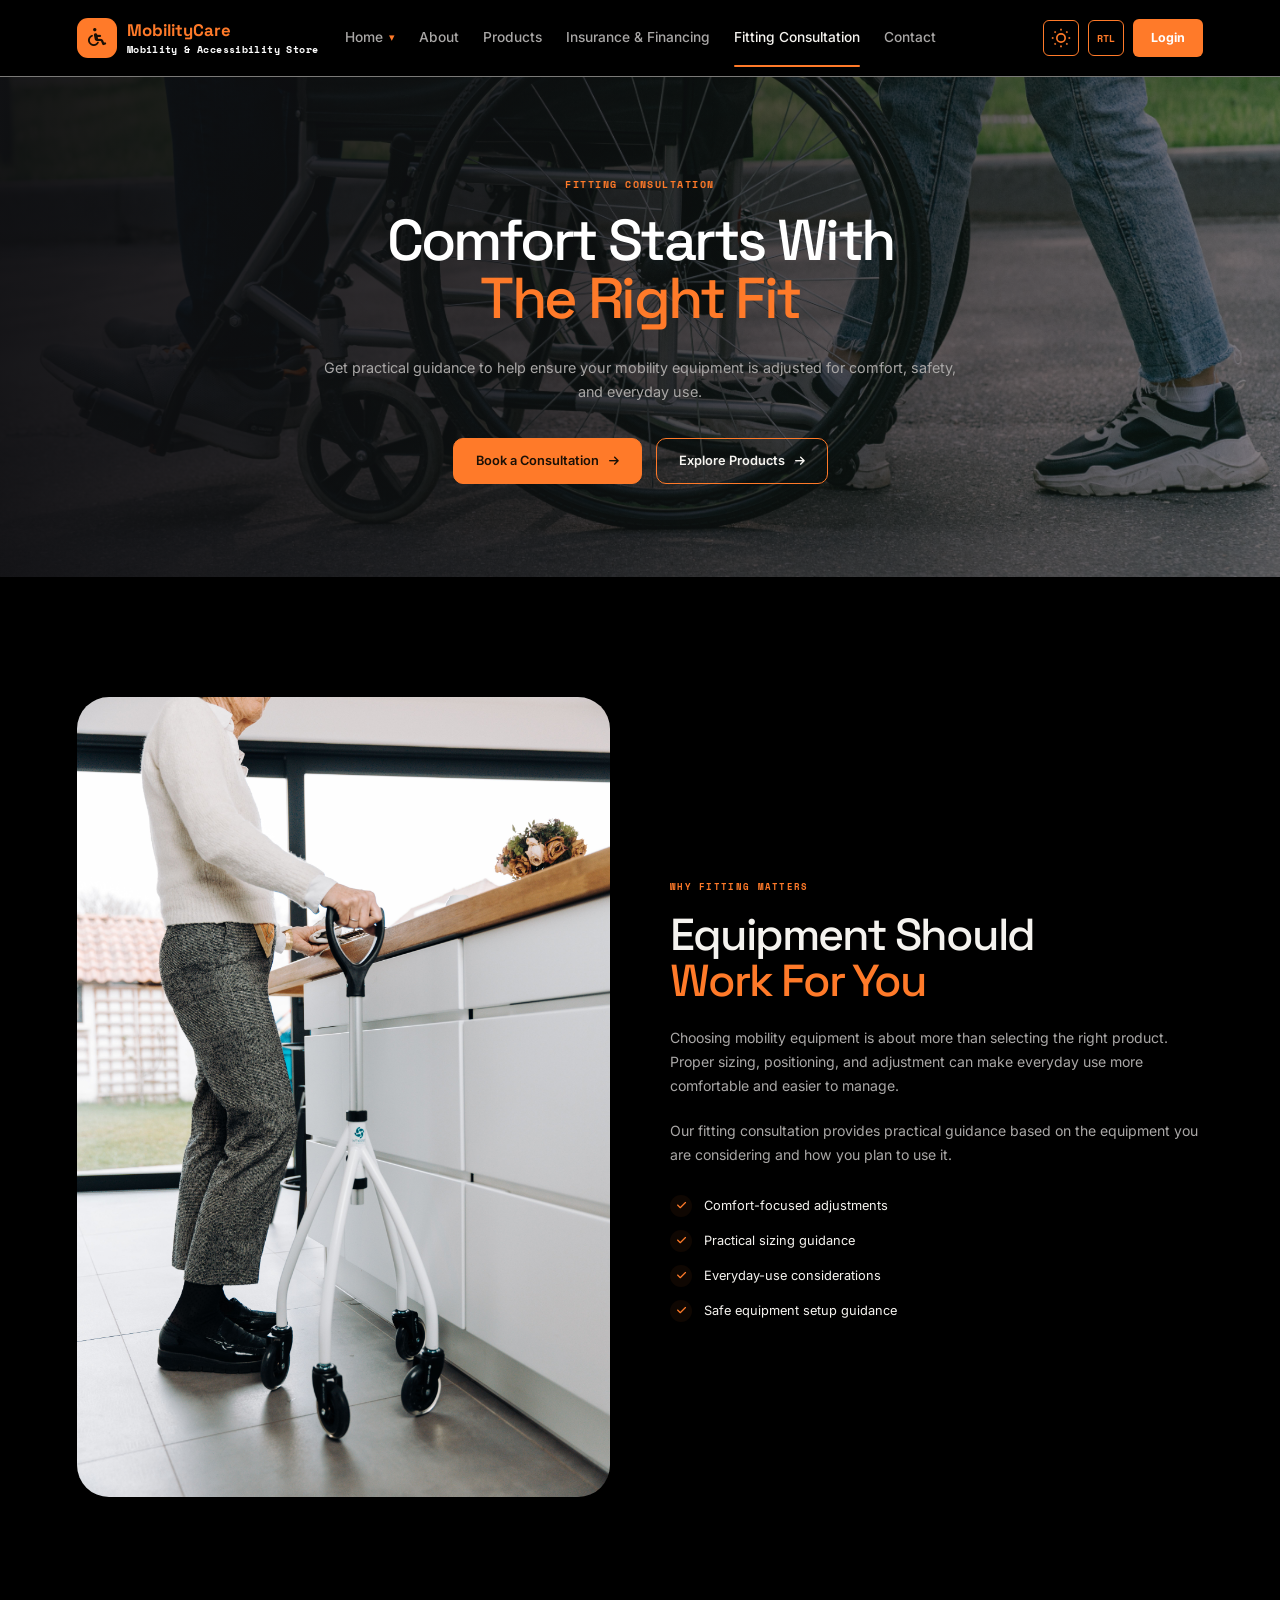
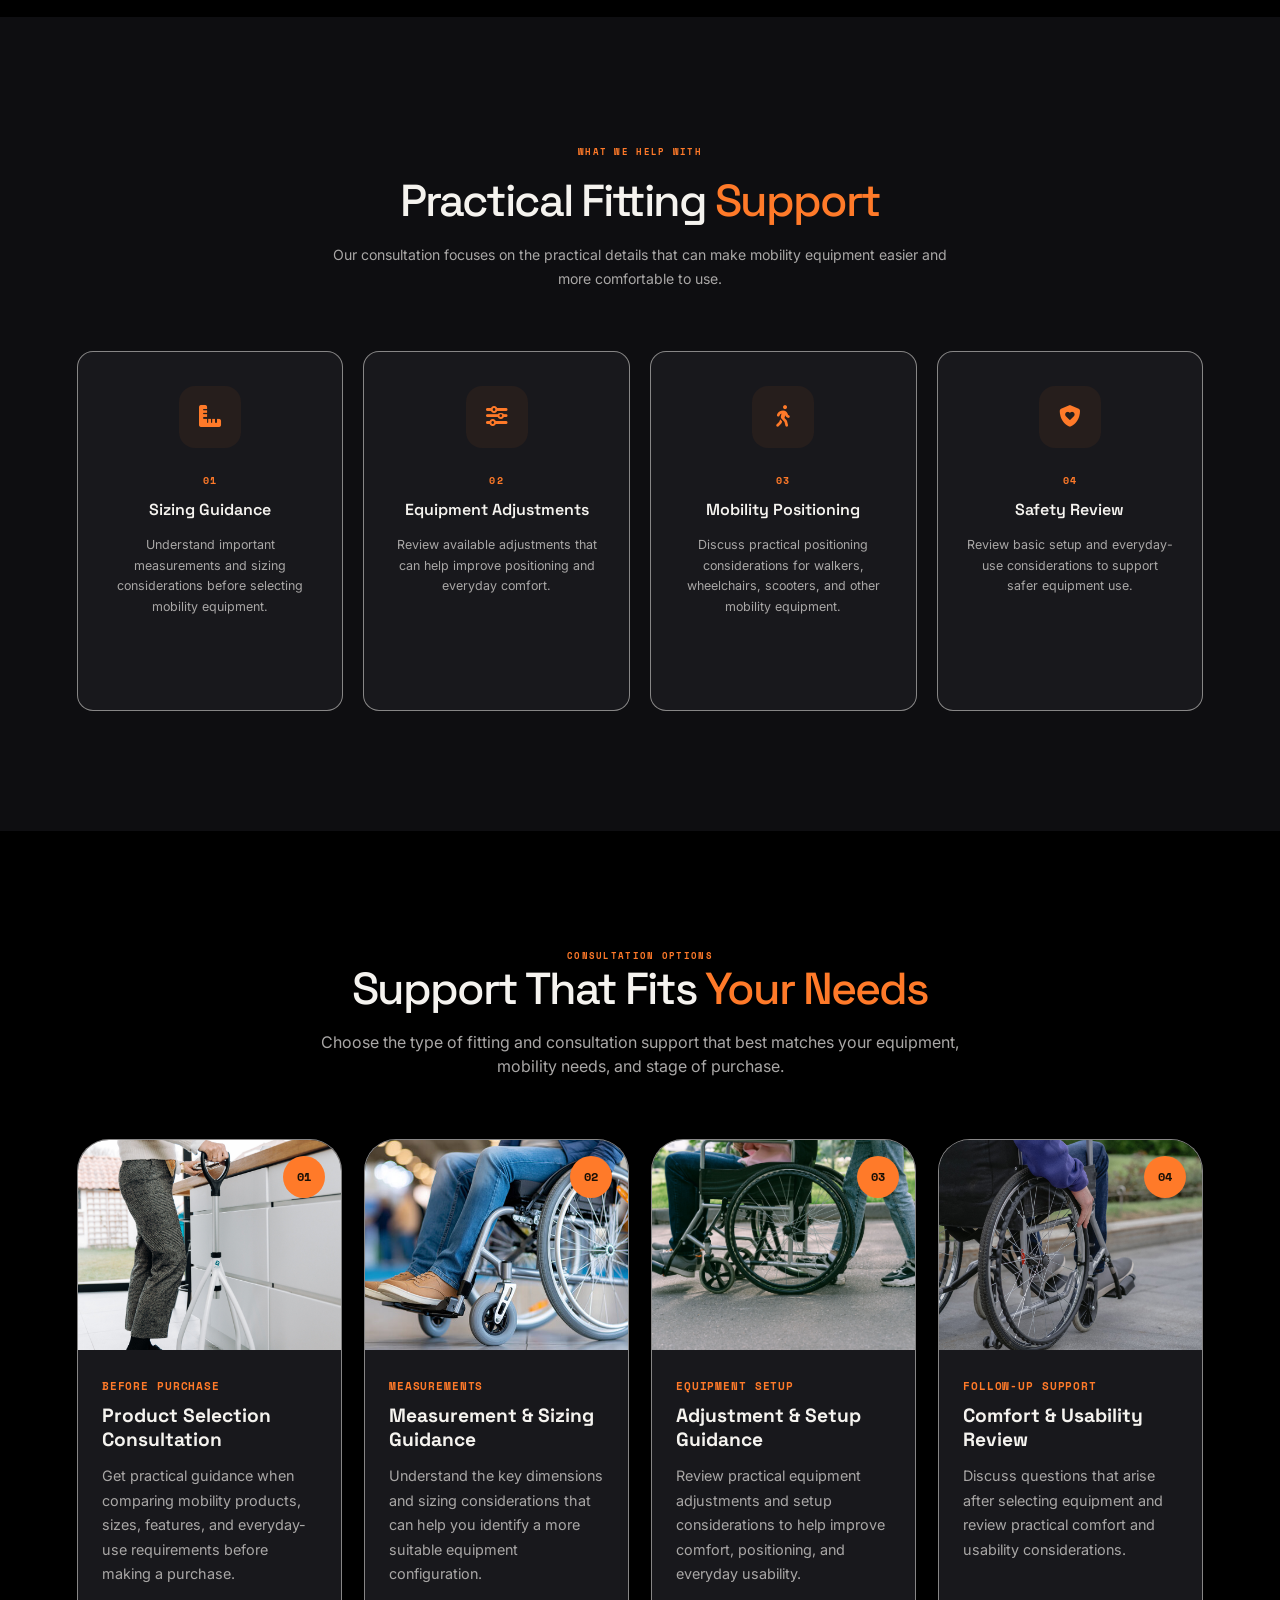
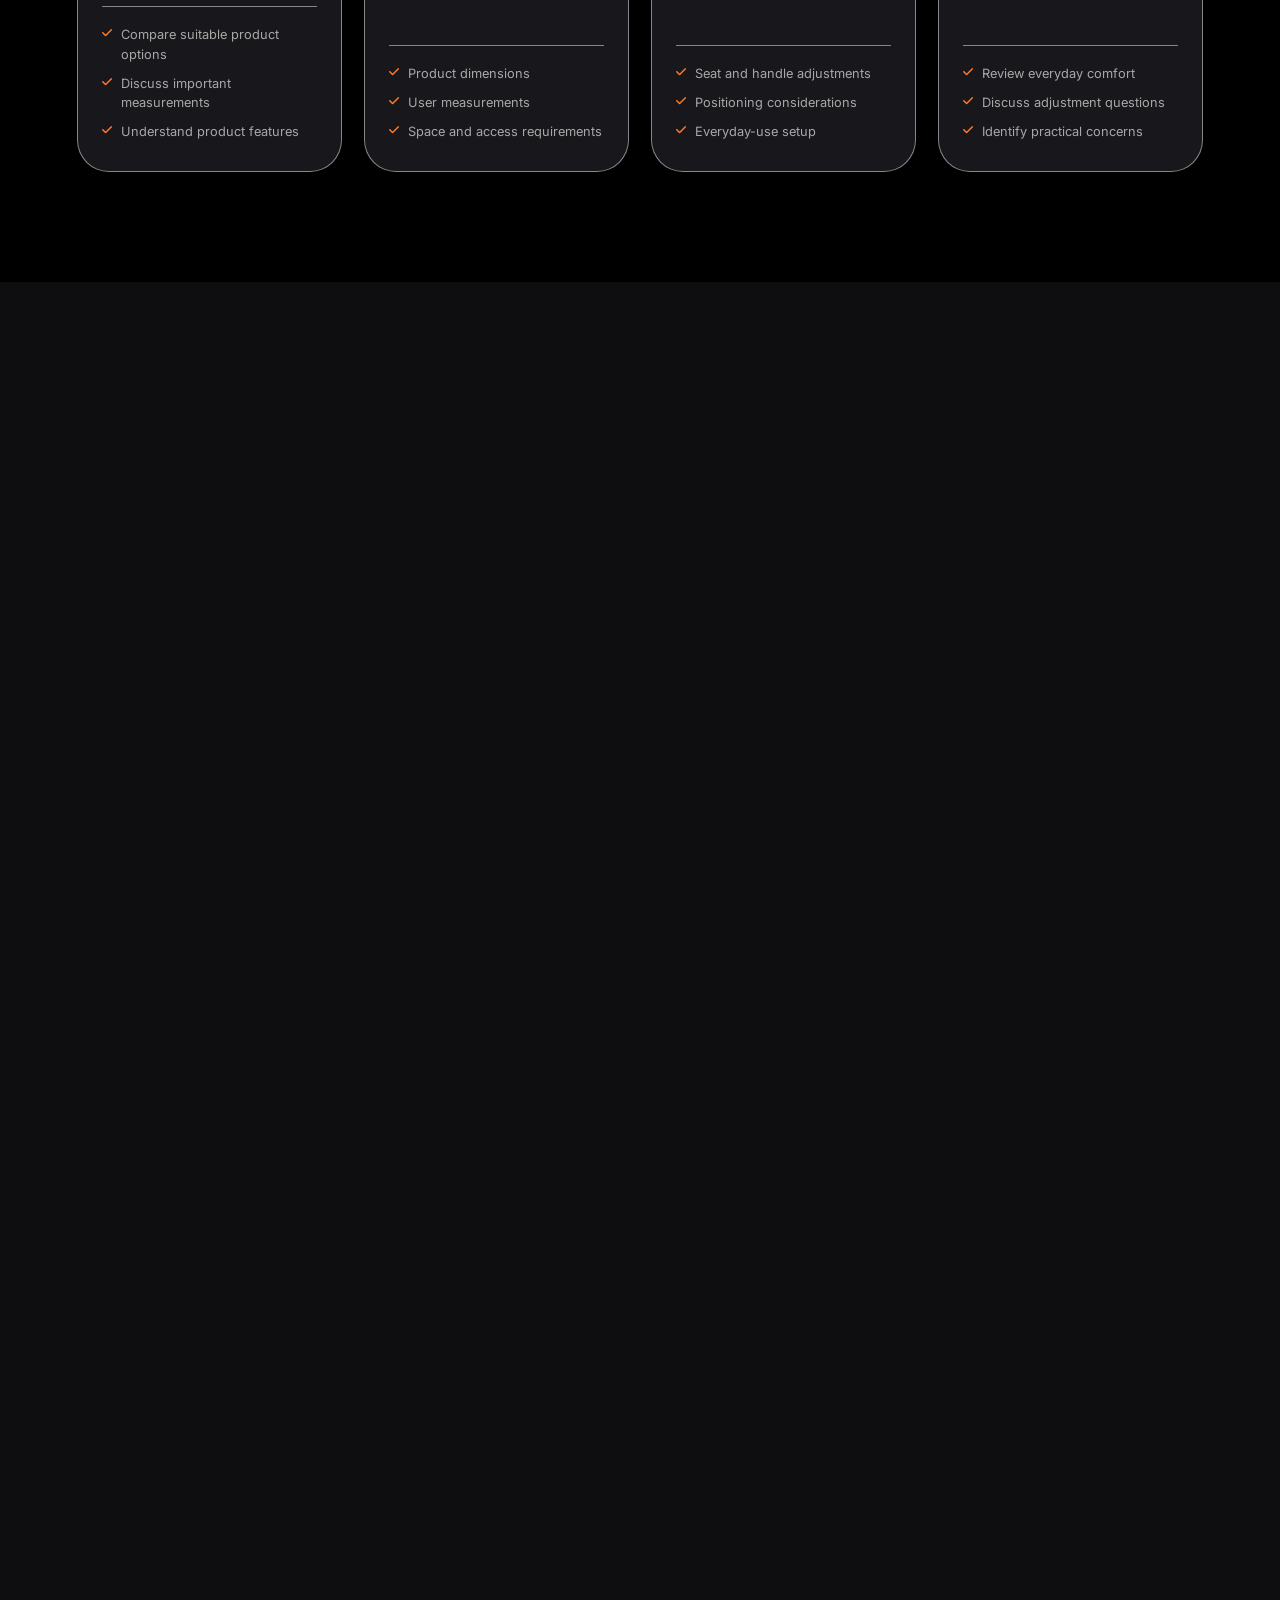
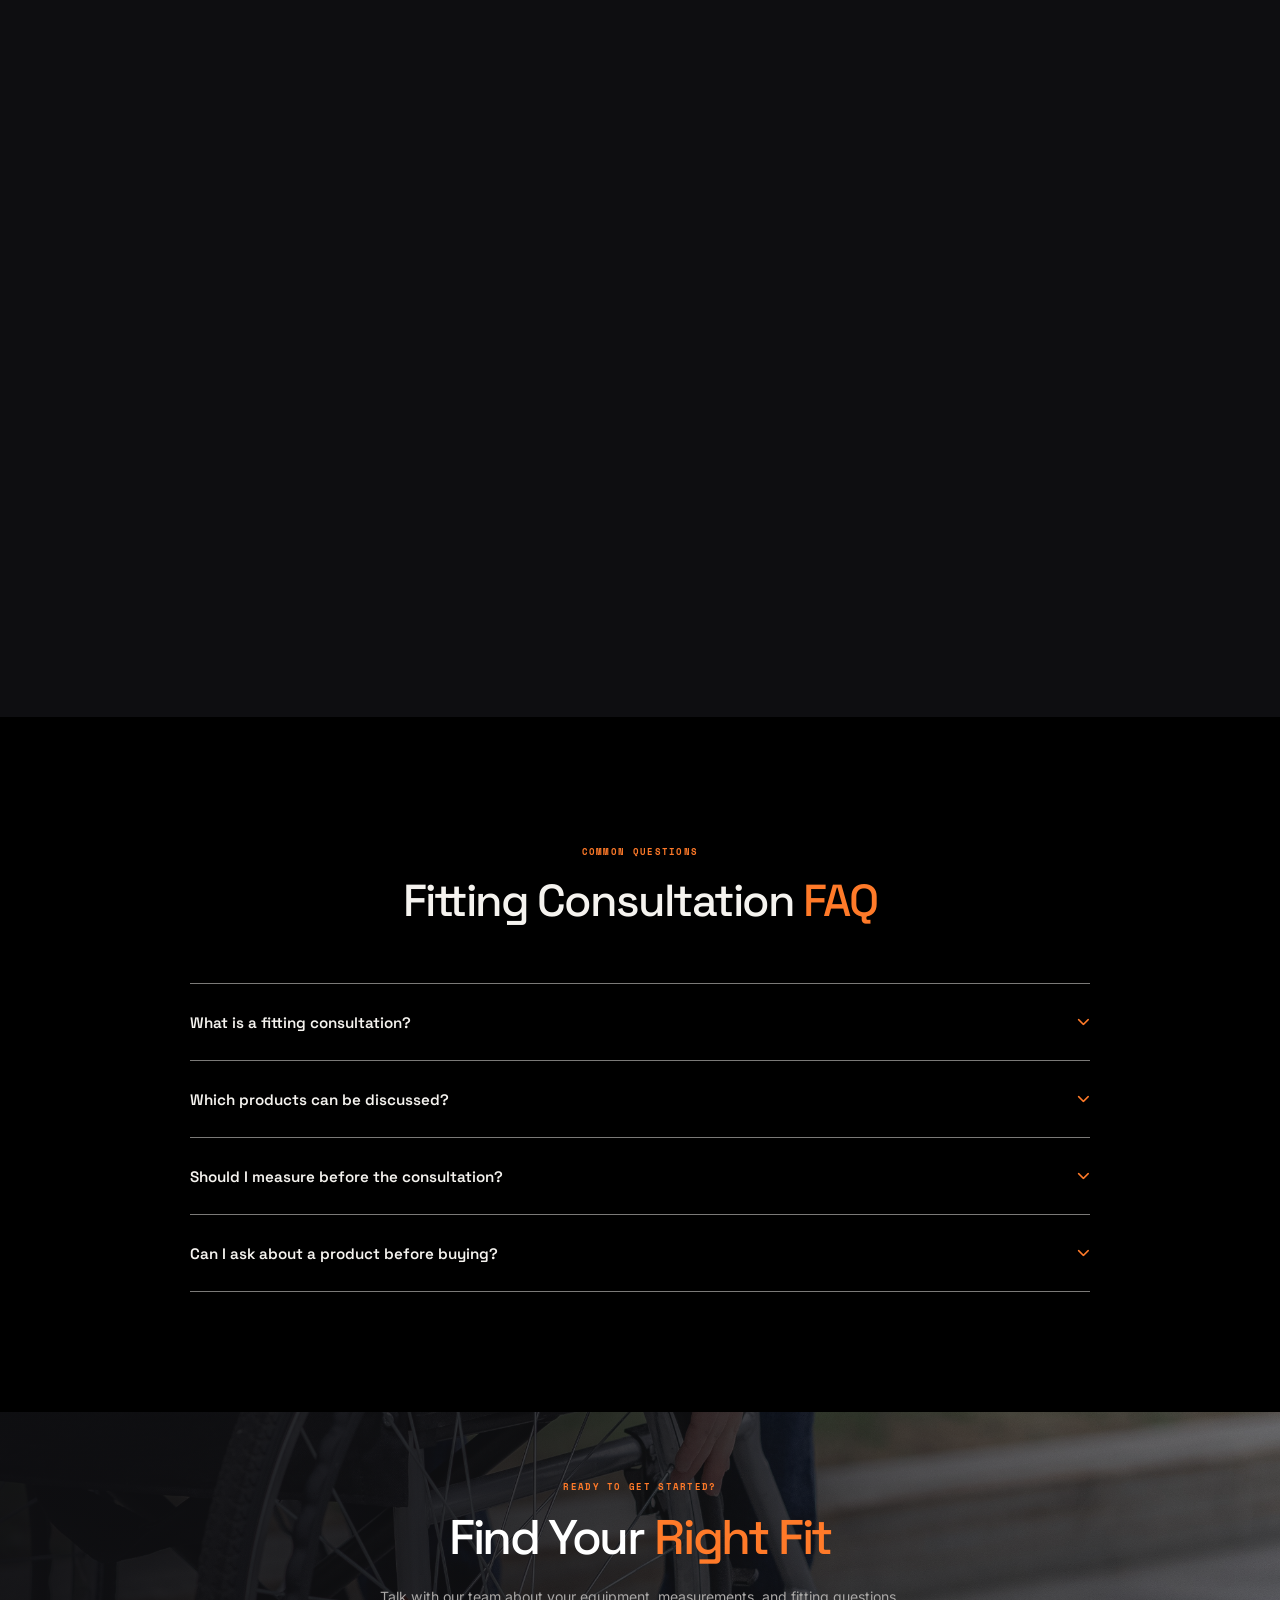
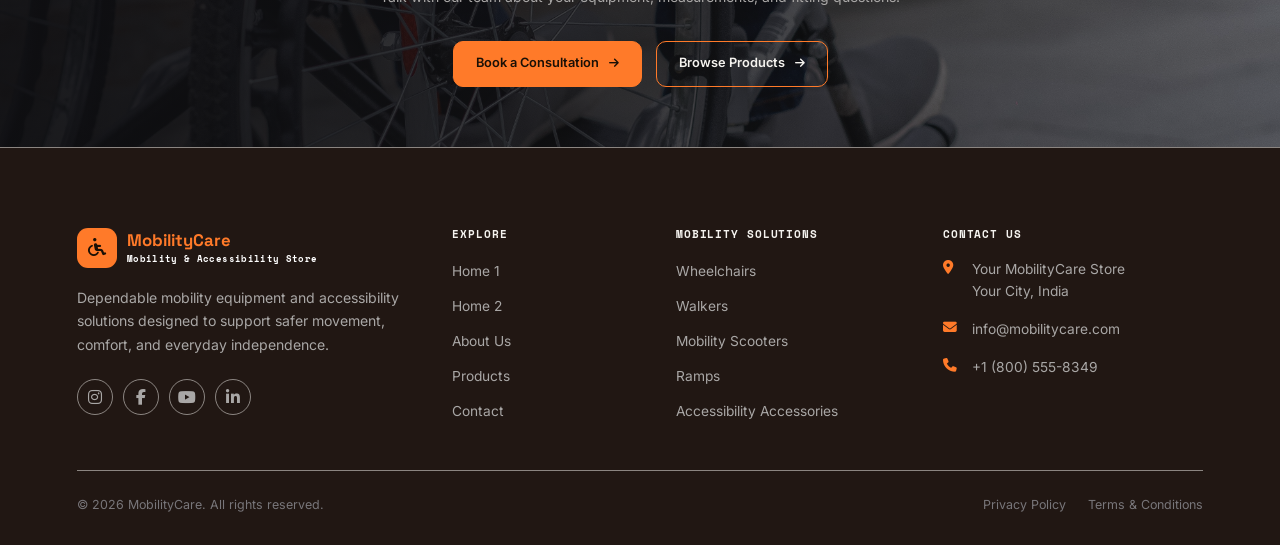
<file: fitting.html>
<!DOCTYPE html>
<html lang="en">
<head>
<meta charset="UTF-8">
<meta name="viewport" content="width=device-width, initial-scale=1.0">

  <title>MobilityCare | Fitting Consultation</title>

<link rel="icon" href="Images/favicon-32x32.png" type="image/png" sizes="32x32">

<link rel="preconnect" href="https://fonts.googleapis.com">
<link href="https://fonts.googleapis.com/css2?family=Space+Grotesk:wght@500;600;700&family=Inter:wght@400;500;600;700&family=Space+Mono:wght@400;700&display=swap" rel="stylesheet">

<link rel="stylesheet" href="https://cdnjs.cloudflare.com/ajax/libs/font-awesome/6.5.1/css/all.min.css">

<link rel="stylesheet" href="css/index.css">


    <link rel="stylesheet" href="css/fitting.css">
</head>

<body class="dark fitting-page">


<body class="dark">

<header class="navbar-header">
    <div class="navbar-container">

        <a href="index.html" class="navbar-logo">
            <span class="logo-emoji">
                <i class="fa-solid fa-wheelchair"></i>
            </span>

            <div class="logo-text-group">
                <span class="logo-name">MobilityCare</span>
                <span class="logo-subtitle">Mobility & Accessibility Store</span>
            </div>
        </a>

        <nav class="navbar-menu">
            <ul class="menu-list">

                <li class="menu-item dropdown">
                    <a href="index.html"
                       class="menu-link dropdown-toggle"
                       id="home-menu-link">
                        Home <span class="dropdown-caret">▾</span>
                    </a>

                    <ul class="dropdown-menu" aria-label="Home Submenu">
                        <li>
                            <a href="index.html" class="dropdown-link">
                                Home 1 — Classic
                            </a>
                        </li>

                        <li>
                            <a href="home2.html" class="dropdown-link">
                                Home 2 — Premium
                            </a>
                        </li>
                    </ul>
                </li>

                <li class="menu-item">
                    <a href="about.html" class="menu-link">
                        About
                    </a>
                </li>

                <li class="menu-item">
                    <a href="products.html" class="menu-link">
                        Products
                    </a>
                </li>

                <li class="menu-item">
                    <a href="insurance.html" class="menu-link">
                        Insurance & Financing
                    </a>
                </li>

                <li class="menu-item">
                    <a href="fitting.html" class="menu-link">
                        Fitting Consultation
                    </a>
                </li>

                <li class="menu-item">
                    <a href="contact.html" class="menu-link">
                        Contact
                    </a>
                </li>
  <div class="mobile-assistance">
        <a
        href="login.html"
        class="btn-nav-login login-nav-btn"
        id="login-btn">

        Login

    </a>
    </div>
            </ul>
        </nav>

        <div class="navbar-actions">

            <button
                id="theme-toggle"
                class="nav-icon-btn"
                aria-label="Toggle dark/light theme"
                title="Toggle Theme">

                <svg class="sun-icon"
                     viewBox="0 0 24 24"
                     width="20"
                     height="20"
                     fill="none"
                     stroke="currentColor"
                     stroke-width="2">

                    <circle cx="12" cy="12" r="5"></circle>
                    <line x1="12" y1="1" x2="12" y2="3"></line>
                    <line x1="12" y1="21" x2="12" y2="23"></line>
                    <line x1="4.22" y1="4.22" x2="5.64" y2="5.64"></line>
                    <line x1="18.36" y1="18.36" x2="19.78" y2="19.78"></line>
                    <line x1="1" y1="12" x2="3" y2="12"></line>
                    <line x1="21" y1="12" x2="23" y2="12"></line>
                    <line x1="4.22" y1="19.78" x2="5.64" y2="18.36"></line>
                    <line x1="18.36" y1="5.64" x2="19.78" y2="4.22"></line>
                </svg>

                <svg class="moon-icon"
                     viewBox="0 0 24 24"
                     width="20"
                     height="20"
                     fill="none"
                     stroke="currentColor"
                     stroke-width="2">

                    <path d="M21 12.79A9 9 0 1 1 11.21 3
                             7 7 0 0 0 21 12.79z">
                    </path>
                </svg>

            </button>

            <button
                id="rtl-toggle"
                class="nav-icon-btn text-btn"
                aria-label="Toggle RTL layout"
                title="Toggle RTL">

                <span>RTL</span>
            </button>

          <a
        href="login.html"
        class="btn-nav-login login-nav-btn"
        id="login-btn">

        Login

    </a>

              <button
                id="mobile-menu-btn"
                class="mobile-menu-hamburger"
                aria-label="Toggle Menu">

                <span class="hamburger-bar"></span>
                <span class="hamburger-bar"></span>
                <span class="hamburger-bar"></span>

            </button>

        </div>

    </div>
</header>




    <main>



        <section class="fitting-hero">

            <div class="fitting-hero-bg">
                <img
                    src="Images/Mobility assistance and care.jpg"
                    alt="MobilityCare fitting consultation"
                >
            </div>

            <div class="fitting-hero-overlay"></div>

            <div class="container">

                <div class="fitting-hero-content">

                    <span class="section-eyebrow">
                        FITTING CONSULTATION
                    </span>

                    <h1>
                        Comfort Starts With
                        <span>The Right Fit</span>
                    </h1>

                    <p>
                        Get practical guidance to help ensure your
                        mobility equipment is adjusted for comfort,
                        safety, and everyday use.
                    </p>

                    <div class="fitting-hero-actions">

                        <a href="contact.html" class="btn btn-primary">
                            Book a Consultation
                            <i class="fa-solid fa-arrow-right"></i>
                        </a>

                        <a href="products.html" class="btn btn-outline">
                            Explore Products
                            <i class="fa-solid fa-arrow-right"></i>
                        </a>

                    </div>

                </div>

            </div>

        </section>



        <section class="fitting-intro-section">

            <div class="container">

                <div class="fitting-intro">

                    <div class="fitting-intro-image">

                        <img
                            src="Images/Daily living support equipment.jpg"
                            alt="Mobility equipment fitting consultation"
                            loading="lazy"
                        >

                    </div>

                    <div class="fitting-intro-content">

                        <span class="section-eyebrow">
                            WHY FITTING MATTERS
                        </span>

                        <h2>
                            Equipment Should
                            <span>Work For You</span>
                        </h2>

                        <p>
                            Choosing mobility equipment is about more
                            than selecting the right product. Proper
                            sizing, positioning, and adjustment can
                            make everyday use more comfortable and
                            easier to manage.
                        </p>

                        <p>
                            Our fitting consultation provides practical
                            guidance based on the equipment you are
                            considering and how you plan to use it.
                        </p>

                        <ul class="fitting-check-list">

                            <li>
                                <i class="fa-solid fa-check"></i>
                                Comfort-focused adjustments
                            </li>

                            <li>
                                <i class="fa-solid fa-check"></i>
                                Practical sizing guidance
                            </li>

                            <li>
                                <i class="fa-solid fa-check"></i>
                                Everyday-use considerations
                            </li>

                            <li>
                                <i class="fa-solid fa-check"></i>
                                Safe equipment setup guidance
                            </li>

                        </ul>

                    </div>

                </div>

            </div>

        </section>


        <section class="fitting-services-section">

            <div class="container">

                <div class="section-header">

                    <span class="section-eyebrow">
                        WHAT WE HELP WITH
                    </span>

                    <h2>
                        Practical Fitting
                        <span>Support</span>
                    </h2>

                    <p>
                        Our consultation focuses on the practical
                        details that can make mobility equipment
                        easier and more comfortable to use.
                    </p>

                </div>


                <div class="fitting-services-grid">

                    

                    <article class="fitting-service-card">

                        <div class="fitting-service-icon">
                            <i class="fa-solid fa-ruler-combined"></i>
                        </div>

                        <span class="fitting-service-number">
                            01
                        </span>

                        <h3>
                            Sizing Guidance
                        </h3>

                        <p>
                            Understand important measurements and
                            sizing considerations before selecting
                            mobility equipment.
                        </p>

                    </article>


                    

                    <article class="fitting-service-card">

                        <div class="fitting-service-icon">
                            <i class="fa-solid fa-sliders"></i>
                        </div>

                        <span class="fitting-service-number">
                            02
                        </span>

                        <h3>
                            Equipment Adjustments
                        </h3>

                        <p>
                            Review available adjustments that can
                            help improve positioning and everyday
                            comfort.
                        </p>

                    </article>


                    

                    <article class="fitting-service-card">

                        <div class="fitting-service-icon">
                            <i class="fa-solid fa-person-walking"></i>
                        </div>

                        <span class="fitting-service-number">
                            03
                        </span>

                        <h3>
                            Mobility Positioning
                        </h3>

                        <p>
                            Discuss practical positioning considerations
                            for walkers, wheelchairs, scooters, and
                            other mobility equipment.
                        </p>

                    </article>


                    

                    <article class="fitting-service-card">

                        <div class="fitting-service-icon">
                            <i class="fa-solid fa-shield-heart"></i>
                        </div>

                        <span class="fitting-service-number">
                            04
                        </span>

                        <h3>
                            Safety Review
                        </h3>

                        <p>
                            Review basic setup and everyday-use
                            considerations to support safer equipment
                            use.
                        </p>

                    </article>

                </div>

            </div>

        </section>


<section class="fitting-options-section">

    <div class="container">

        <div class="section-header fitting-options-header">

            <span class="section-eyebrow">
                CONSULTATION OPTIONS
            </span>

            <h2>
                Support That Fits
                <span>Your Needs</span>
            </h2>

            <p>
                Choose the type of fitting and consultation support
                that best matches your equipment, mobility needs,
                and stage of purchase.
            </p>

        </div>


        <div class="fitting-options-grid">


            
            <article class="fitting-option-card">

                <div class="fitting-option-image">

                    <img
                        src="Images/Daily living support equipment.jpg"
                        alt="Product selection and fitting consultation"
                        loading="lazy"
                    >

                    <span class="fitting-option-number">
                        01
                    </span>

                </div>

                <div class="fitting-option-content">

                    <span class="fitting-option-label">
                        BEFORE PURCHASE
                    </span>

                    <h3>
                        Product Selection Consultation
                    </h3>

                    <p>
                        Get practical guidance when comparing mobility
                        products, sizes, features, and everyday-use
                        requirements before making a purchase.
                    </p>

                    <ul class="fitting-option-list">

                        <li>
                            <i class="fa-solid fa-check"></i>
                            Compare suitable product options
                        </li>

                        <li>
                            <i class="fa-solid fa-check"></i>
                            Discuss important measurements
                        </li>

                        <li>
                            <i class="fa-solid fa-check"></i>
                            Understand product features
                        </li>

                    </ul>

                </div>

            </article>


            
            <article class="fitting-option-card">

                <div class="fitting-option-image">

                    <img
                        src="Images/Mobility and accessibility products.jpg"
                        alt="Mobility equipment measurement and fitting"
                        loading="lazy"
                    >

                    <span class="fitting-option-number">
                        02
                    </span>

                </div>

                <div class="fitting-option-content">

                    <span class="fitting-option-label">
                        MEASUREMENTS
                    </span>

                    <h3>
                        Measurement & Sizing Guidance
                    </h3>

                    <p>
                        Understand the key dimensions and sizing
                        considerations that can help you identify a
                        more suitable equipment configuration.
                    </p>

                    <ul class="fitting-option-list">

                        <li>
                            <i class="fa-solid fa-check"></i>
                            Product dimensions
                        </li>

                        <li>
                            <i class="fa-solid fa-check"></i>
                            User measurements
                        </li>

                        <li>
                            <i class="fa-solid fa-check"></i>
                            Space and access requirements
                        </li>

                    </ul>

                </div>

            </article>


            
            <article class="fitting-option-card">

                <div class="fitting-option-image">

                    <img
                        src="Images/Mobility assistance and care.jpg"
                        alt="Mobility equipment adjustment consultation"
                        loading="lazy"
                    >

                    <span class="fitting-option-number">
                        03
                    </span>

                </div>

                <div class="fitting-option-content">

                    <span class="fitting-option-label">
                        EQUIPMENT SETUP
                    </span>

                    <h3>
                        Adjustment & Setup Guidance
                    </h3>

                    <p>
                        Review practical equipment adjustments and
                        setup considerations to help improve comfort,
                        positioning, and everyday usability.
                    </p>

                    <ul class="fitting-option-list">

                        <li>
                            <i class="fa-solid fa-check"></i>
                            Seat and handle adjustments
                        </li>

                        <li>
                            <i class="fa-solid fa-check"></i>
                            Positioning considerations
                        </li>

                        <li>
                            <i class="fa-solid fa-check"></i>
                            Everyday-use setup
                        </li>

                    </ul>

                </div>

            </article>


            
            <article class="fitting-option-card">

                <div class="fitting-option-image">

                    <img
                        src="Images/manual-wheelchair.jpg"
                        alt="Mobility equipment follow-up consultation"
                        loading="lazy"
                    >

                    <span class="fitting-option-number">
                        04
                    </span>

                </div>

                <div class="fitting-option-content">

                    <span class="fitting-option-label">
                        FOLLOW-UP SUPPORT
                    </span>

                    <h3>
                        Comfort & Usability Review
                    </h3>

                    <p>
                        Discuss questions that arise after selecting
                        equipment and review practical comfort and
                        usability considerations.
                    </p>

                    <ul class="fitting-option-list">

                        <li>
                            <i class="fa-solid fa-check"></i>
                            Review everyday comfort
                        </li>

                        <li>
                            <i class="fa-solid fa-check"></i>
                            Discuss adjustment questions
                        </li>

                        <li>
                            <i class="fa-solid fa-check"></i>
                            Identify practical concerns
                        </li>

                    </ul>

                </div>

            </article>


        </div>

    </div>

</section>

        <section class="fitting-equipment-section">

            <div class="container">

                <div class="fitting-equipment">

                    <div class="fitting-equipment-content">

                        <span class="section-eyebrow">
                            EQUIPMENT-SPECIFIC GUIDANCE
                        </span>

                        <h2>
                            Fit Matters Across
                            <span>Every Category</span>
                        </h2>

                        <p>
                            Different mobility products require
                            different measurements and adjustments.
                            A consultation can help you understand
                            what to consider before making a purchase.
                        </p>


                        <div class="fitting-equipment-list">

                            <div class="fitting-equipment-item">

                                <div class="fitting-equipment-icon">
                                    <i class="fa-solid fa-wheelchair"></i>
                                </div>

                                <div>
                                    <h3>Wheelchairs</h3>
                                    <p>
                                        Seat width, depth, positioning,
                                        and everyday comfort considerations.
                                    </p>
                                </div>

                            </div>


                            <div class="fitting-equipment-item">

                                <div class="fitting-equipment-icon">
                                    <i class="fa-solid fa-person-walking"></i>
                                </div>

                                <div>
                                    <h3>Walkers & Rollators</h3>
                                    <p>
                                        Handle height, posture, grip,
                                        and walking support considerations.
                                    </p>
                                </div>

                            </div>


                            <div class="fitting-equipment-item">

                                <div class="fitting-equipment-icon">
                                    <i class="fa-solid fa-motorcycle"></i>
                                </div>

                                <div>
                                    <h3>Mobility Scooters</h3>
                                    <p>
                                        Seating position, controls,
                                        access, and everyday usability.
                                    </p>
                                </div>

                            </div>


                            <div class="fitting-equipment-item">

                                <div class="fitting-equipment-icon">
                                    <i class="fa-solid fa-bath"></i>
                                </div>

                                <div>
                                    <h3>Bathroom Support</h3>
                                    <p>
                                        Practical dimensions, positioning,
                                        and space requirements.
                                    </p>
                                </div>

                            </div>

                        </div>

                    </div>


                    <div class="fitting-equipment-image">

                        <img
                            src="Images/Mobility and accessibility products.jpg"
                            alt="Mobility equipment fitting guidance"
                            loading="lazy"
                        >

                    </div>

                </div>

            </div>

        </section>



        <section class="fitting-process-section">

            <div class="container">

                <div class="section-header">

                    <span class="section-eyebrow">
                        SIMPLE PROCESS
                    </span>

                    <h2>
                        From Questions
                        <span>To Confidence</span>
                    </h2>

                    <p>
                        Our consultation process keeps the experience
                        straightforward and focused on your needs.
                    </p>

                </div>


                <div class="fitting-process-grid">

                    <article class="fitting-process-card">

                        <span>01</span>

                        <div class="fitting-process-icon">
                            <i class="fa-solid fa-comments"></i>
                        </div>

                        <h3>
                            Tell Us Your Needs
                        </h3>

                        <p>
                            Share the equipment you are considering,
                            how you plan to use it, and any fitting
                            questions you may have.
                        </p>

                    </article>


                    <article class="fitting-process-card">

                        <span>02</span>

                        <div class="fitting-process-icon">
                            <i class="fa-solid fa-ruler"></i>
                        </div>

                        <h3>
                            Review Measurements
                        </h3>

                        <p>
                            We discuss relevant measurements and
                            product-specific fitting considerations.
                        </p>

                    </article>


                    <article class="fitting-process-card">

                        <span>03</span>

                        <div class="fitting-process-icon">
                            <i class="fa-solid fa-sliders"></i>
                        </div>

                        <h3>
                            Explore Adjustments
                        </h3>

                        <p>
                            Review available settings and adjustments
                            that may support comfort and usability.
                        </p>

                    </article>


                    <article class="fitting-process-card">

                        <span>04</span>

                        <div class="fitting-process-icon">
                            <i class="fa-solid fa-circle-check"></i>
                        </div>

                        <h3>
                            Move Forward
                        </h3>

                        <p>
                            Leave with clearer information about the
                            product and fitting considerations.
                        </p>

                    </article>

                </div>

            </div>

        </section>



        <section class="fitting-note-section">

            <div class="container">

                <div class="fitting-note">

                    <div class="fitting-note-icon">
                        <i class="fa-solid fa-circle-info"></i>
                    </div>

                    <div class="fitting-note-content">

                        <span class="section-eyebrow">
                            PLEASE NOTE
                        </span>

                        <h2>
                            Personalised Guidance,
                            <span>Not Medical Advice</span>
                        </h2>

                        <p>
                            Fitting consultations provide practical
                            product and setup guidance. They are not a
                            substitute for assessment, diagnosis, or
                            treatment from a qualified healthcare
                            professional. Where appropriate, we recommend
                            discussing your mobility needs with your
                            healthcare provider.
                        </p>

                    </div>

                </div>

            </div>

        </section>



        <section class="fitting-faq-section">

            <div class="container">

                <div class="section-header">

                    <span class="section-eyebrow">
                        COMMON QUESTIONS
                    </span>

                    <h2>
                        Fitting Consultation
                        <span>FAQ</span>
                    </h2>

                </div>


                <div class="fitting-faq-list">

                    <article class="fitting-faq-item">

                        <button
                            class="fitting-faq-question"
                            type="button"
                            aria-expanded="false"
                        >
                            <span>
                                What is a fitting consultation?
                            </span>

                            <i class="fa-solid fa-chevron-down"></i>
                        </button>

                        <div class="fitting-faq-answer">

                            <p>
                                It is a practical consultation focused
                                on product sizing, positioning,
                                adjustments, and everyday-use
                                considerations for mobility equipment.
                            </p>

                        </div>

                    </article>


                    <article class="fitting-faq-item">

                        <button
                            class="fitting-faq-question"
                            type="button"
                            aria-expanded="false"
                        >
                            <span>
                                Which products can be discussed?
                            </span>

                            <i class="fa-solid fa-chevron-down"></i>
                        </button>

                        <div class="fitting-faq-answer">

                            <p>
                                Consultations can cover products such
                                as wheelchairs, walkers, rollators,
                                mobility scooters, and bathroom support
                                equipment.
                            </p>

                        </div>

                    </article>


                    <article class="fitting-faq-item">

                        <button
                            class="fitting-faq-question"
                            type="button"
                            aria-expanded="false"
                        >
                            <span>
                                Should I measure before the consultation?
                            </span>

                            <i class="fa-solid fa-chevron-down"></i>
                        </button>

                        <div class="fitting-faq-answer">

                            <p>
                                If you already have measurements,
                                bring them with you. If you are unsure
                                about what needs to be measured, our
                                team can explain the relevant product
                                measurements to consider.
                            </p>

                        </div>

                    </article>


                    <article class="fitting-faq-item">

                        <button
                            class="fitting-faq-question"
                            type="button"
                            aria-expanded="false"
                        >
                            <span>
                                Can I ask about a product before buying?
                            </span>

                            <i class="fa-solid fa-chevron-down"></i>
                        </button>

                        <div class="fitting-faq-answer">

                            <p>
                                Yes. A consultation can help you
                                understand product dimensions,
                                adjustments, and practical considerations
                                before making a purchase.
                            </p>

                        </div>

                    </article>

                </div>

            </div>

        </section>


        <section class="fitting-final-cta">

            <div class="fitting-final-cta-bg">

                <img
                    src="Images/manual-wheelchair.jpg"
                    alt="MobilityCare fitting consultation"
                    loading="lazy"
                >

            </div>

            <div class="fitting-final-cta-overlay"></div>

            <div class="container">

                <div class="fitting-final-cta-content">

                    <span class="section-eyebrow">
                        READY TO GET STARTED?
                    </span>

                    <h2>
                        Find Your
                        <span>Right Fit</span>
                    </h2>

                    <p>
                        Talk with our team about your equipment,
                        measurements, and fitting questions.
                    </p>

                    <div class="fitting-final-cta-actions">

                        <a
                            href="contact.html"
                            class="btn btn-primary"
                        >
                            Book a Consultation
                            <i class="fa-solid fa-arrow-right"></i>
                        </a>

                        <a
                            href="products.html"
                            class="btn btn-outline"
                        >
                            Browse Products
                            <i class="fa-solid fa-arrow-right"></i>
                        </a>

                    </div>

                </div>

            </div>

        </section>

    </main>


    


<footer class="footer-section">

    <div class="footer-container">

        <div class="footer-col brand-col">

            <a href="index.html" class="footer-logo">

                <span class="logo-emoji">
                    <i class="fa-solid fa-wheelchair"></i>
                </span>

                <div class="logo-text-group">

                    <span class="logo-name">
                        MobilityCare
                    </span>

                    <span class="logo-subtitle">
                        Mobility & Accessibility Store
                    </span>

                </div>

            </a>


            <p class="brand-desc">
                Dependable mobility equipment and accessibility
                solutions designed to support safer movement,
                comfort, and everyday independence.
            </p>


            <div class="social-links">

                <a href="#" class="social-link" aria-label="Instagram">
                    <i class="fa-brands fa-instagram"></i>
                </a>

                <a href="#" class="social-link" aria-label="Facebook">
                    <i class="fa-brands fa-facebook-f"></i>
                </a>

                <a href="#" class="social-link" aria-label="YouTube">
                    <i class="fa-brands fa-youtube"></i>
                </a>

                <a href="#" class="social-link" aria-label="LinkedIn">
                    <i class="fa-brands fa-linkedin-in"></i>
                </a>

            </div>

        </div>


        <div class="footer-col">

            <h3 class="footer-title">
                Explore
            </h3>

            <ul class="footer-links">

                <li>
                    <a href="index.html">
                        Home 1
                    </a>
                </li>

                <li>
                    <a href="home1.html">
                        Home 2
                    </a>
                </li>

                <li>
                    <a href="about.html">
                        About Us
                    </a>
                </li>

                <li>
                    <a href="products.html">
                        Products
                    </a>
                </li>

                <li>
                    <a href="contact.html">
                        Contact
                    </a>
                </li>

            </ul>

        </div>


        <div class="footer-col">

            <h3 class="footer-title">
                Mobility Solutions
            </h3>

            <ul class="footer-links">

                <li>
                    <a href="products.html">
                        Wheelchairs
                    </a>
                </li>

                <li>
                    <a href="products.html">
                        Walkers
                    </a>
                </li>

                <li>
                    <a href="products.html">
                        Mobility Scooters
                    </a>
                </li>

                <li>
                    <a href="products.html">
                        Ramps
                    </a>
                </li>

                <li>
                    <a href="products.html">
                        Accessibility Accessories
                    </a>
                </li>

            </ul>

        </div>


        <div class="footer-col contact-col">

            <h3 class="footer-title">
                Contact Us
            </h3>

            <div class="footer-contact-list">

                <div class="footer-contact-item">

                    <i class="fa-solid fa-location-dot footer-contact-icon"></i>

                    <span class="contact-info-text">
                        Your MobilityCare Store<br>
                        Your City, India
                    </span>

                </div>


                <div class="footer-contact-item">

                    <i class="fa-solid fa-envelope footer-contact-icon"></i>

                    <a
                        href="mailto:info@mobilitycare.com"
                        class="footer-contact-link">

                        info@mobilitycare.com

                    </a>

                </div>


                <div class="footer-contact-item">

                    <i class="fa-solid fa-phone footer-contact-icon"></i>

                    <a
                        href="tel:+18005558349"
                        class="footer-contact-link">

                        +1 (800) 555-8349

                    </a>

                </div>

            </div>

        </div>

    </div>


    <div class="footer-bottom">

        <p class="copyright">
            &copy; 2026 MobilityCare.
            All rights reserved.
        </p>

        <div class="footer-bottom-links">

            <a href="#">
                Privacy Policy
            </a>

            <a href="#">
                Terms & Conditions
            </a>

        </div>

    </div>

</footer>



<script src="js/index.js"></script>
<script src="js/fitting.js"></script>
</body>
</html>
</file>
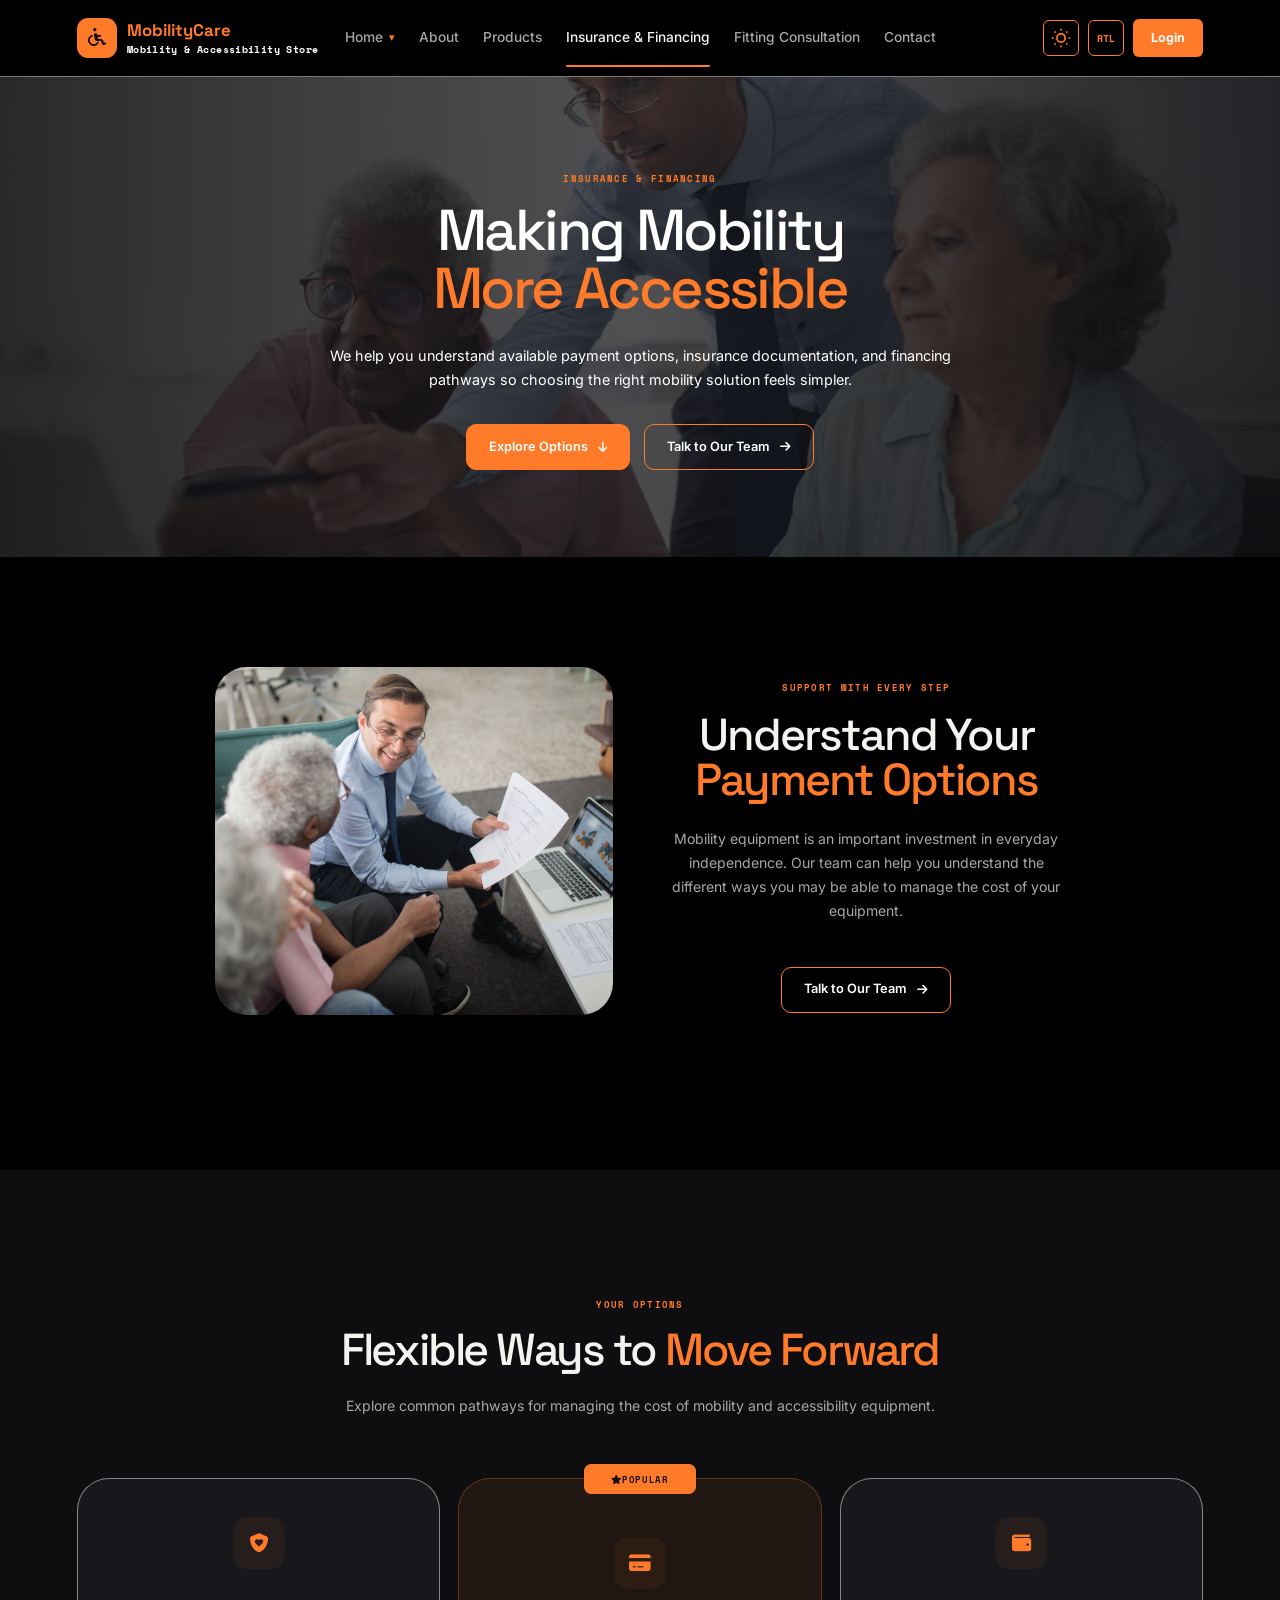
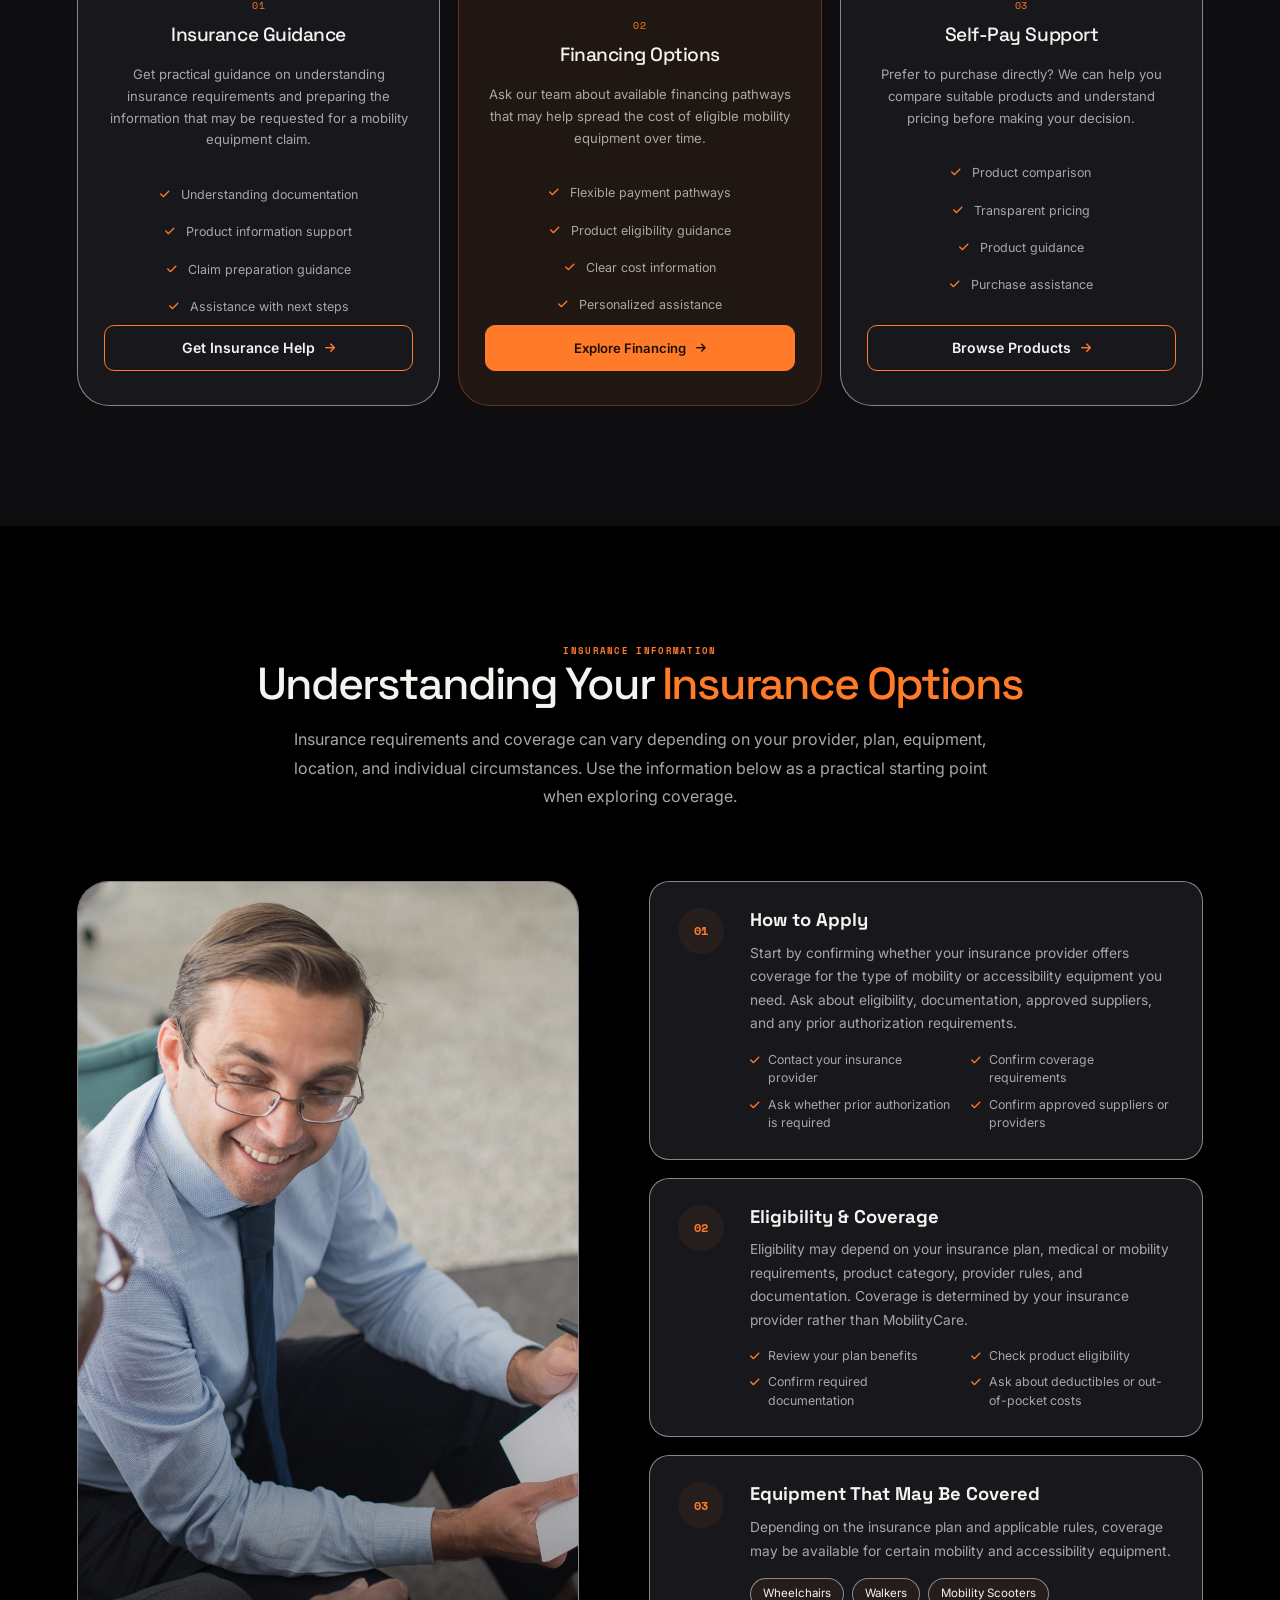
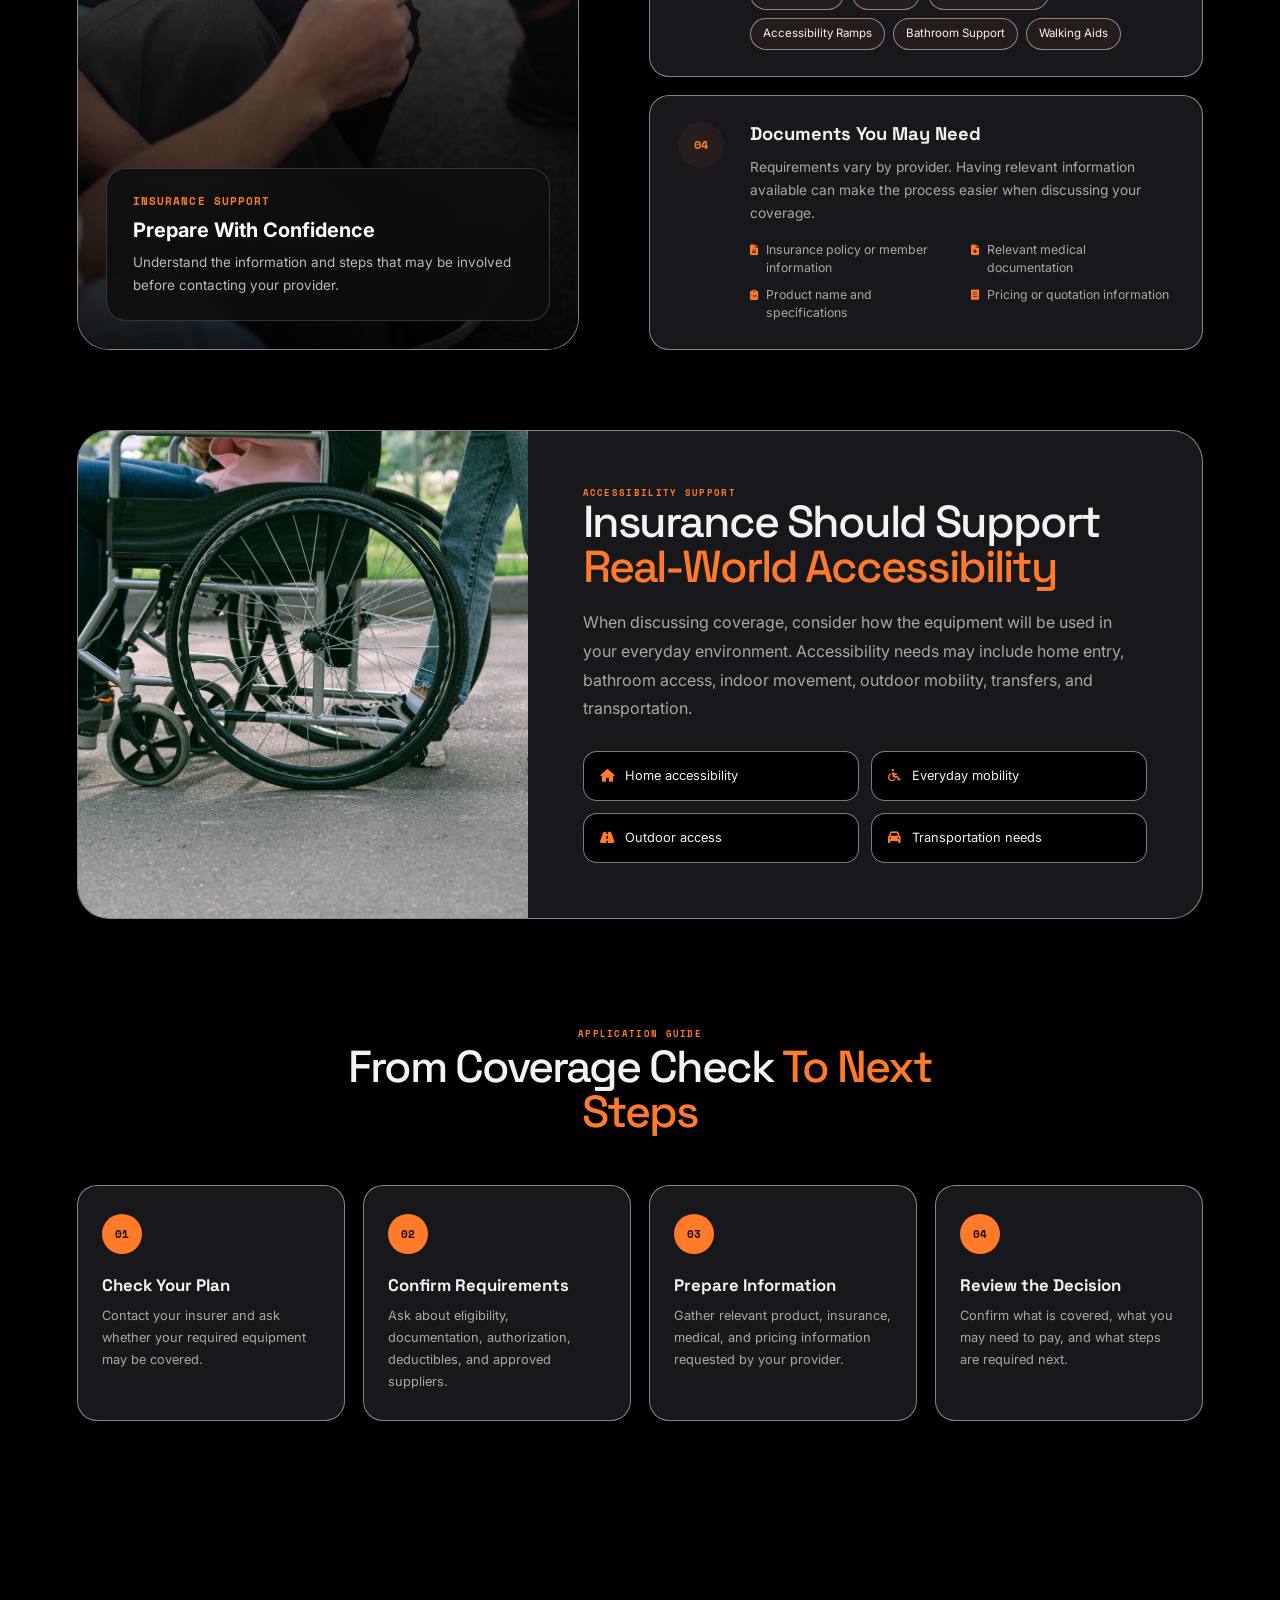
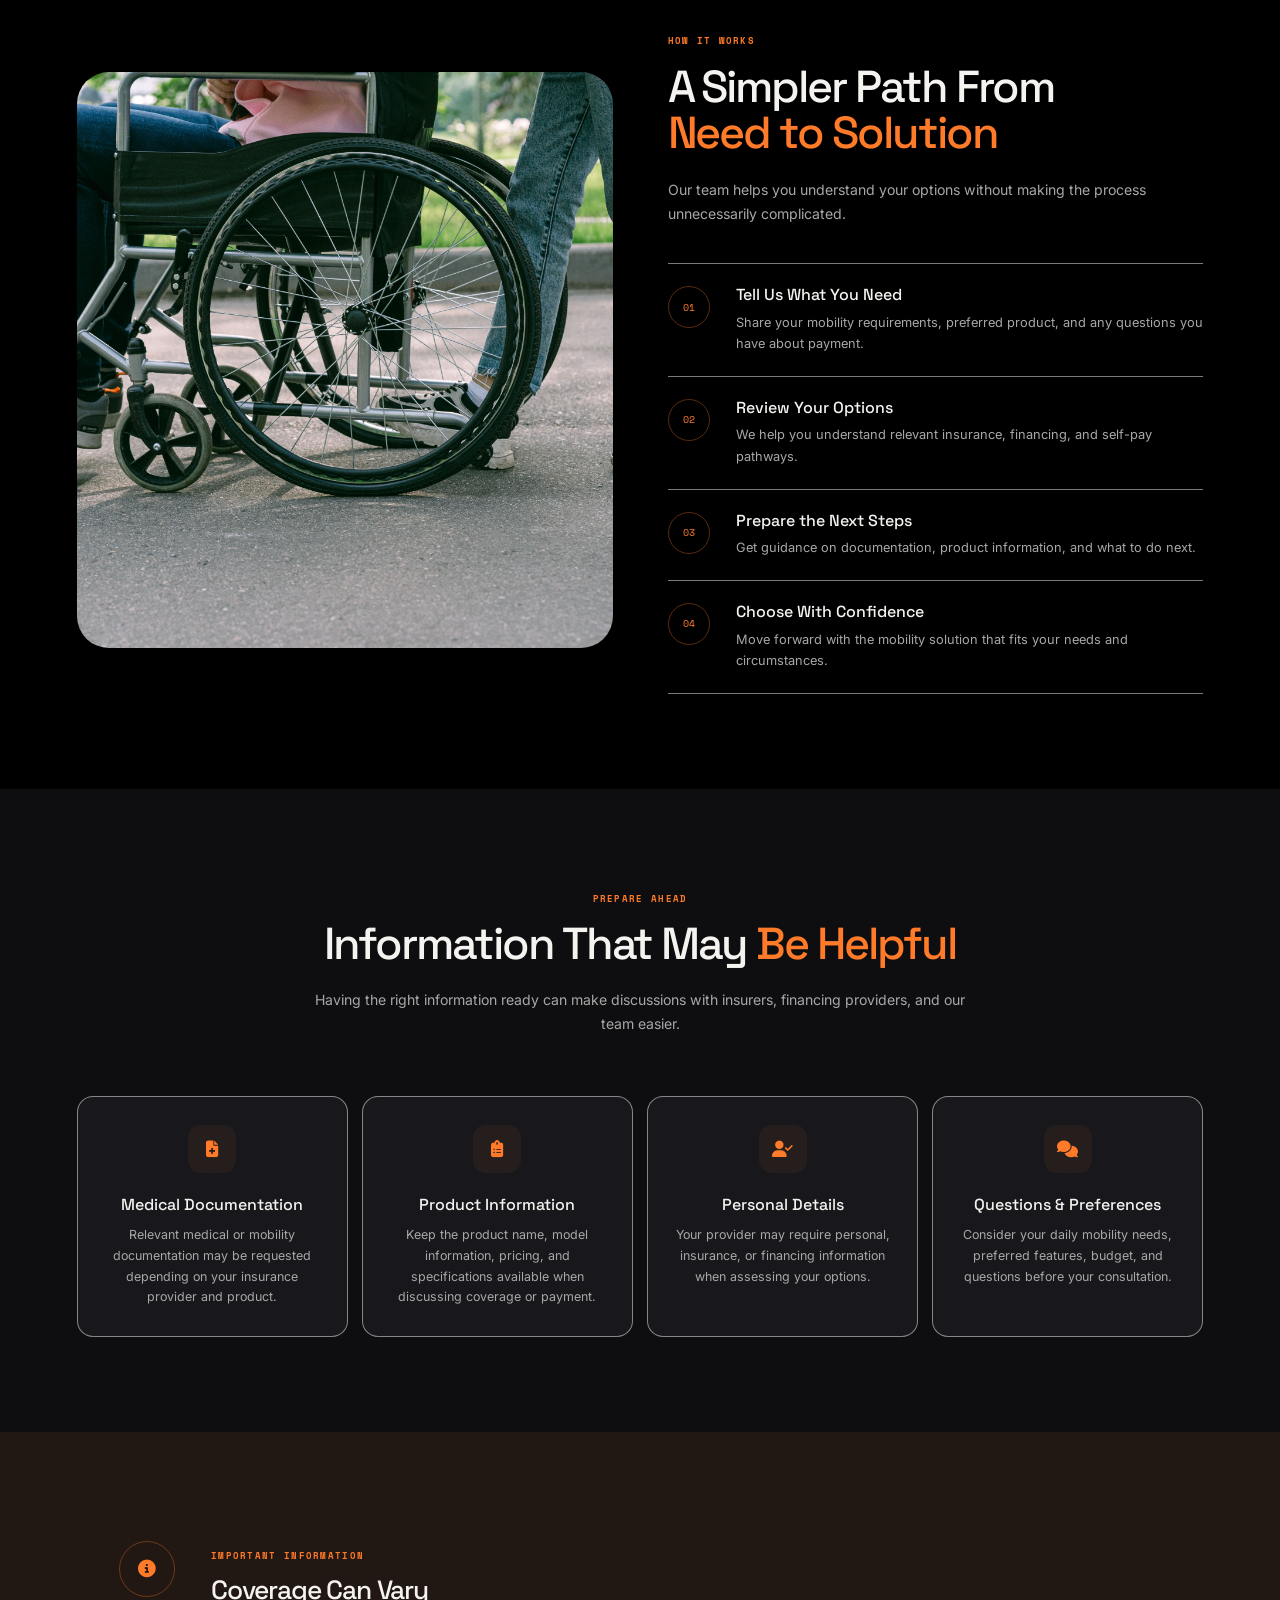
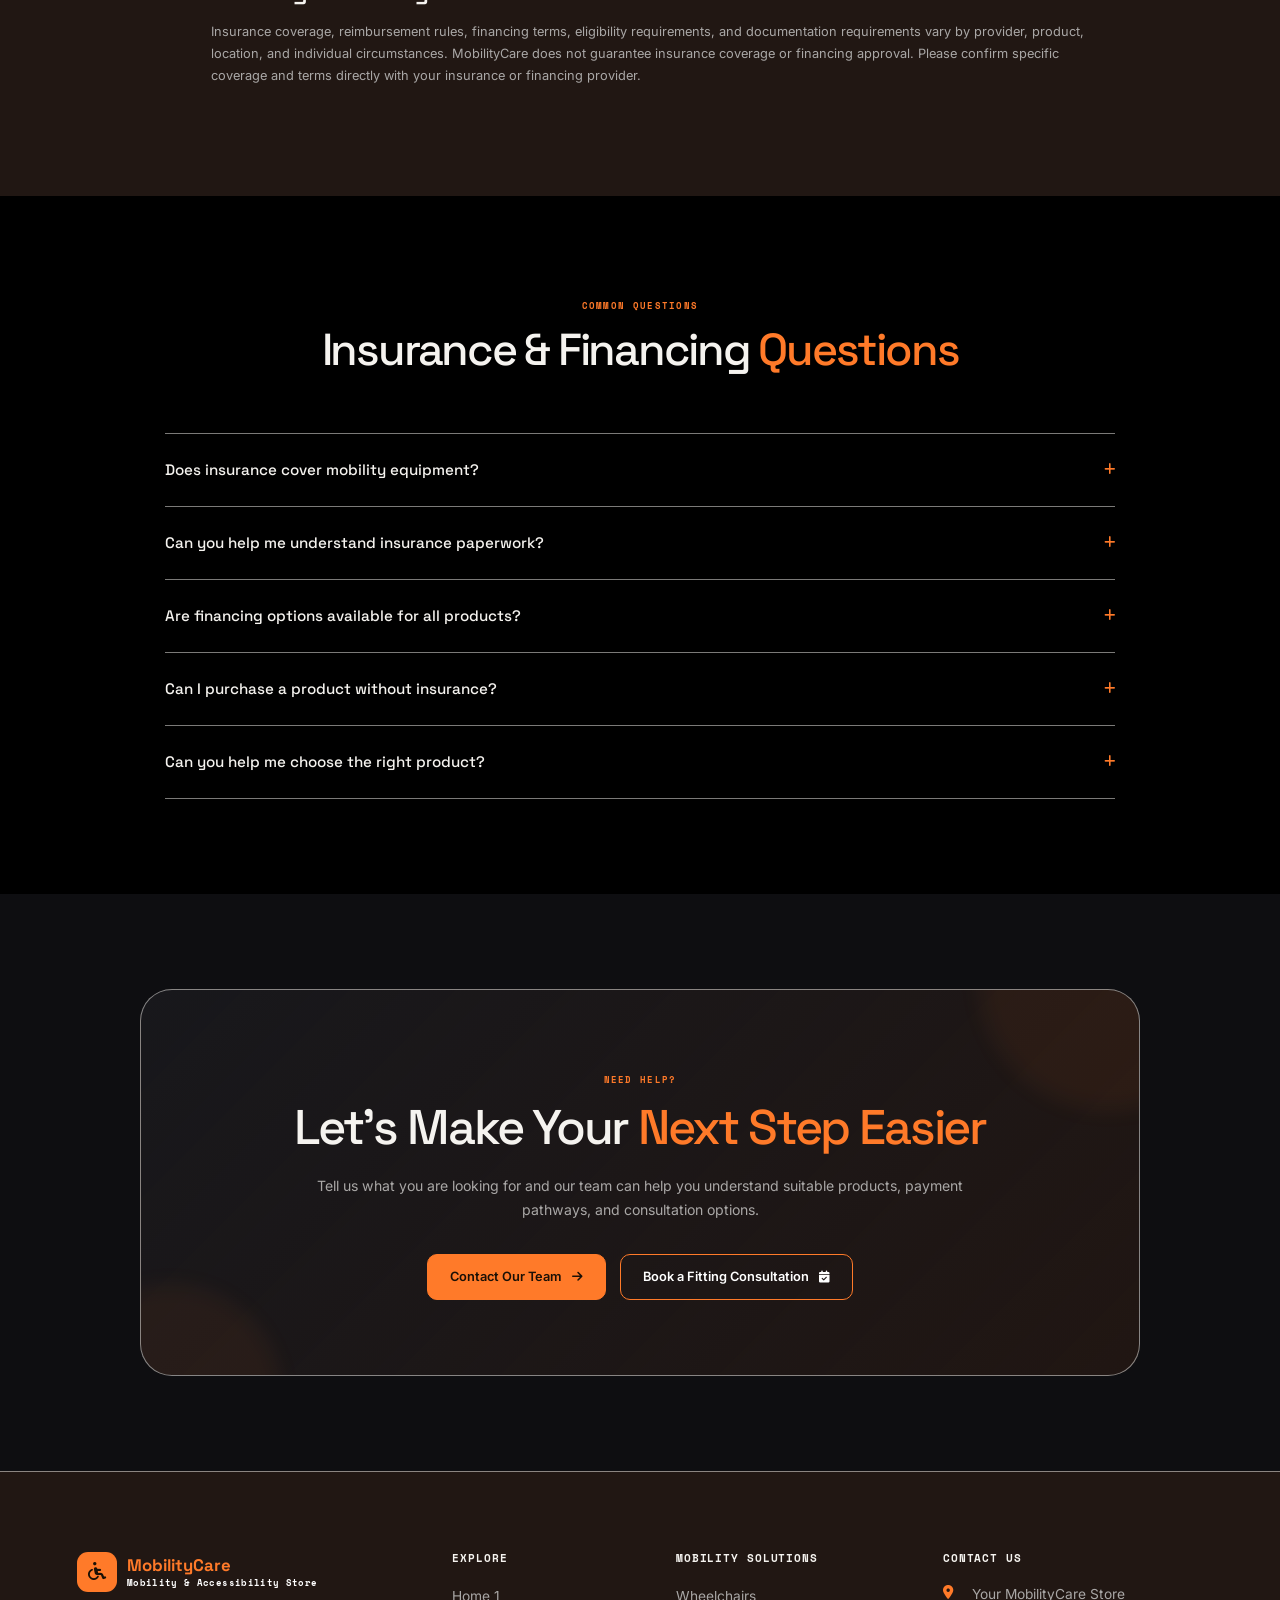
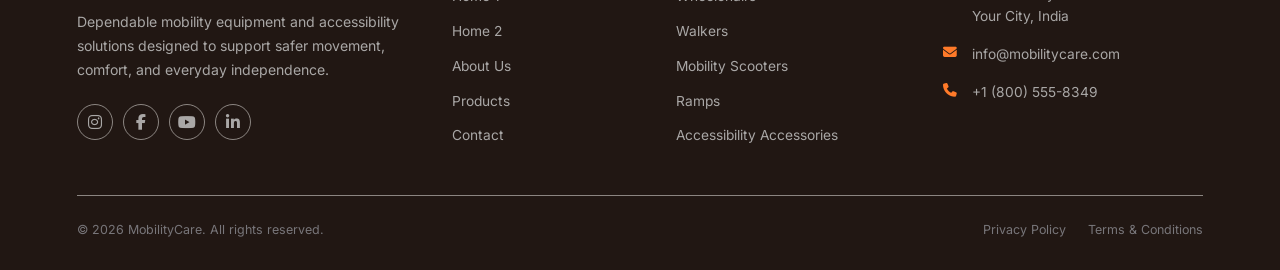
<file: insurance.html>
<!DOCTYPE html>
<html lang="en">
<head>
<meta charset="UTF-8">
<meta name="viewport" content="width=device-width, initial-scale=1.0">

 <title>MobilityCare | Insurance & Financing</title>

<link rel="icon" href="Images/favicon-32x32.png" type="image/png" sizes="32x32">

<link rel="preconnect" href="https://fonts.googleapis.com">
<link href="https://fonts.googleapis.com/css2?family=Space+Grotesk:wght@500;600;700&family=Inter:wght@400;500;600;700&family=Space+Mono:wght@400;700&display=swap" rel="stylesheet">

<link rel="stylesheet" href="https://cdnjs.cloudflare.com/ajax/libs/font-awesome/6.5.1/css/all.min.css">

<link rel="stylesheet" href="css/index.css">


    <link rel="stylesheet" href="css/insurance.css">
</head>

<body class="insurance-page">


<body class="dark">

<header class="navbar-header">
    <div class="navbar-container">

        <a href="index.html" class="navbar-logo">
            <span class="logo-emoji">
                <i class="fa-solid fa-wheelchair"></i>
            </span>

            <div class="logo-text-group">
                <span class="logo-name">MobilityCare</span>
                <span class="logo-subtitle">Mobility & Accessibility Store</span>
            </div>
        </a>

        <nav class="navbar-menu">
            <ul class="menu-list">

                <li class="menu-item dropdown">
                    <a href="index.html"
                       class="menu-link dropdown-toggle"
                       id="home-menu-link">
                        Home <span class="dropdown-caret">▾</span>
                    </a>

                    <ul class="dropdown-menu" aria-label="Home Submenu">
                        <li>
                            <a href="index.html" class="dropdown-link">
                                Home 1 — Classic
                            </a>
                        </li>

                        <li>
                            <a href="home2.html" class="dropdown-link">
                                Home 2 — Premium
                            </a>
                        </li>
                    </ul>
                </li>

                <li class="menu-item">
                    <a href="about.html" class="menu-link">
                        About
                    </a>
                </li>

                <li class="menu-item">
                    <a href="products.html" class="menu-link">
                        Products
                    </a>
                </li>

                <li class="menu-item">
                    <a href="insurance.html" class="menu-link">
                        Insurance & Financing
                    </a>
                </li>

                <li class="menu-item">
                    <a href="fitting.html" class="menu-link">
                        Fitting Consultation
                    </a>
                </li>

                <li class="menu-item">
                    <a href="contact.html" class="menu-link">
                        Contact
                    </a>
                </li>
  <div class="mobile-assistance">
       <a
        href="login.html"
        class="btn-nav-login login-nav-btn"
        id="login-btn">

        Login

    </a>
    </div>
            </ul>
        </nav>

        <div class="navbar-actions">

            <button
                id="theme-toggle"
                class="nav-icon-btn"
                aria-label="Toggle dark/light theme"
                title="Toggle Theme">

                <svg class="sun-icon"
                     viewBox="0 0 24 24"
                     width="20"
                     height="20"
                     fill="none"
                     stroke="currentColor"
                     stroke-width="2">

                    <circle cx="12" cy="12" r="5"></circle>
                    <line x1="12" y1="1" x2="12" y2="3"></line>
                    <line x1="12" y1="21" x2="12" y2="23"></line>
                    <line x1="4.22" y1="4.22" x2="5.64" y2="5.64"></line>
                    <line x1="18.36" y1="18.36" x2="19.78" y2="19.78"></line>
                    <line x1="1" y1="12" x2="3" y2="12"></line>
                    <line x1="21" y1="12" x2="23" y2="12"></line>
                    <line x1="4.22" y1="19.78" x2="5.64" y2="18.36"></line>
                    <line x1="18.36" y1="5.64" x2="19.78" y2="4.22"></line>
                </svg>

                <svg class="moon-icon"
                     viewBox="0 0 24 24"
                     width="20"
                     height="20"
                     fill="none"
                     stroke="currentColor"
                     stroke-width="2">

                    <path d="M21 12.79A9 9 0 1 1 11.21 3
                             7 7 0 0 0 21 12.79z">
                    </path>
                </svg>

            </button>

            <button
                id="rtl-toggle"
                class="nav-icon-btn text-btn"
                aria-label="Toggle RTL layout"
                title="Toggle RTL">

                <span>RTL</span>
            </button>

         <a
        href="login.html"
        class="btn-nav-login login-nav-btn"
        id="login-btn">

        Login

    </a>

              <button
                id="mobile-menu-btn"
                class="mobile-menu-hamburger"
                aria-label="Toggle Menu">

                <span class="hamburger-bar"></span>
                <span class="hamburger-bar"></span>
                <span class="hamburger-bar"></span>

            </button>

        </div>

    </div>
</header>


<main>



<section class="insurance-hero">

    <div class="insurance-hero-bg">

        <img
            src="Images/finance-hero.jpg "
            alt="Mobility equipment and financial support"
        >

    </div>

    <div class="insurance-hero-overlay"></div>

    <div class="container">

        <div class="insurance-hero-content">

            <span class="section-eyebrow">
                INSURANCE &amp; FINANCING
            </span>

            <h1>
                Making Mobility
                <span>More Accessible</span>
            </h1>

            <p>
                We help you understand available payment options,
                insurance documentation, and financing pathways so
                choosing the right mobility solution feels simpler.
            </p>

            <div class="insurance-hero-actions">

                <a href="#insurance-options" class="btn btn-primary">
                    Explore Options
                    <i class="fa-solid fa-arrow-down"></i>
                </a>

                <a href="contact.html" class="btn btn-outline">
                    Talk to Our Team
                    <i class="fa-solid fa-arrow-right"></i>
                </a>

            </div>

        </div>

    </div>

</section>



<section class="insurance-intro-section" id="insurance-options">

    <div class="container">

        <div class="insurance-intro">

            
            <div class="insurance-intro-image">

                <img
                    src="Images/insurance and financing support.jpg "
                    alt="MobilityCare insurance and financing support"
                    loading="lazy"
                >

            </div>


            
            <div class="insurance-intro-content">

                <span class="section-eyebrow">
                    SUPPORT WITH EVERY STEP
                </span>

                <h2>
                    Understand Your
                    <span>Payment Options</span>
                </h2>

                <p>
                    Mobility equipment is an important investment in
                    everyday independence. Our team can help you
                    understand the different ways you may be able to
                    manage the cost of your equipment.
                </p>

              
                <a href="contact.html" class="btn btn-outline">
                    Talk to Our Team
                    <i class="fa-solid fa-arrow-right"></i>
                </a>

            </div>

        </div>

    </div>

</section>



<section class="insurance-options-section">

    <div class="container">

        <div class="section-header">

            <span class="section-eyebrow">
                YOUR OPTIONS
            </span>

            <h2>
                Flexible Ways to
                <span>Move Forward</span>
            </h2>

            <p>
                Explore common pathways for managing the cost of
                mobility and accessibility equipment.
            </p>

        </div>


        <div class="insurance-options-grid">



            <article class="insurance-option-card">

                <div class="insurance-option-icon">
                    <i class="fa-solid fa-shield-heart"></i>
                </div>

                <span class="insurance-option-number">
                    01
                </span>

                <h3>
                    Insurance Guidance
                </h3>

                <p>
                    Get practical guidance on understanding insurance
                    requirements and preparing the information that
                    may be requested for a mobility equipment claim.
                </p>

                <ul>

                    <li>
                        <i class="fa-solid fa-check"></i>
                        Understanding documentation
                    </li>

                    <li>
                        <i class="fa-solid fa-check"></i>
                        Product information support
                    </li>

                    <li>
                        <i class="fa-solid fa-check"></i>
                        Claim preparation guidance
                    </li>

                    <li>
                        <i class="fa-solid fa-check"></i>
                        Assistance with next steps
                    </li>

                </ul>

                <a href="contact.html" class="btn btn-outline insurance-option-btn">
                    Get Insurance Help
                    <i class="fa-solid fa-arrow-right"></i>
                </a>

            </article>



            <article class="insurance-option-card featured">

                <div class="insurance-popular">
                    <i class="fa-solid fa-star"></i>
                    POPULAR
                </div>

                <div class="insurance-option-icon">
                    <i class="fa-solid fa-credit-card"></i>
                </div>

                <span class="insurance-option-number">
                    02
                </span>

                <h3>
                    Financing Options
                </h3>

                <p>
                    Ask our team about available financing pathways
                    that may help spread the cost of eligible mobility
                    equipment over time.
                </p>

                <ul>

                    <li>
                        <i class="fa-solid fa-check"></i>
                        Flexible payment pathways
                    </li>

                    <li>
                        <i class="fa-solid fa-check"></i>
                        Product eligibility guidance
                    </li>

                    <li>
                        <i class="fa-solid fa-check"></i>
                        Clear cost information
                    </li>

                    <li>
                        <i class="fa-solid fa-check"></i>
                        Personalized assistance
                    </li>

                </ul>

                <a href="contact.html" class="btn btn-primary insurance-option-btn">
                    Explore Financing
                    <i class="fa-solid fa-arrow-right"></i>
                </a>

            </article>



            <article class="insurance-option-card">

                <div class="insurance-option-icon">
                    <i class="fa-solid fa-wallet"></i>
                </div>

                <span class="insurance-option-number">
                    03
                </span>

                <h3>
                    Self-Pay Support
                </h3>

                <p>
                    Prefer to purchase directly? We can help you
                    compare suitable products and understand pricing
                    before making your decision.
                </p>

                <ul>

                    <li>
                        <i class="fa-solid fa-check"></i>
                        Product comparison
                    </li>

                    <li>
                        <i class="fa-solid fa-check"></i>
                        Transparent pricing
                    </li>

                    <li>
                        <i class="fa-solid fa-check"></i>
                        Product guidance
                    </li>

                    <li>
                        <i class="fa-solid fa-check"></i>
                        Purchase assistance
                    </li>

                </ul>

                <a href="products.html" class="btn btn-outline insurance-option-btn">
                    Browse Products
                    <i class="fa-solid fa-arrow-right"></i>
                </a>

            </article>


        </div>

    </div>

</section>


<section class="insurance-info-section">

    <div class="container">

        <div class="insurance-info-header">

            <span class="section-eyebrow">
                INSURANCE INFORMATION
            </span>

            <h2>
                Understanding Your
                <span>Insurance Options</span>
            </h2>

            <p>
                Insurance requirements and coverage can vary depending
                on your provider, plan, equipment, location, and
                individual circumstances. Use the information below
                as a practical starting point when exploring coverage.
            </p>

        </div>


        <div class="insurance-info-grid">


            
            <div class="insurance-info-image">

                <img
                    src="Images/insurance and financing support.jpg"
                    alt="Insurance and mobility equipment consultation"
                    loading="lazy"
                >

                <div class="insurance-info-image-card">

                    <span>
                        INSURANCE SUPPORT
                    </span>

                    <strong>
                        Prepare With Confidence
                    </strong>

                    <p>
                        Understand the information and steps that may
                        be involved before contacting your provider.
                    </p>

                </div>

            </div>


            
            <div class="insurance-info-content">


                
                <div class="insurance-info-block">

                    <div class="insurance-info-number">
                        01
                    </div>

                    <div>

                        <h3>
                            How to Apply
                        </h3>

                        <p>
                            Start by confirming whether your insurance
                            provider offers coverage for the type of
                            mobility or accessibility equipment you need.
                            Ask about eligibility, documentation, approved
                            suppliers, and any prior authorization
                            requirements.
                        </p>

                        <ul>

                            <li>
                                <i class="fa-solid fa-check"></i>
                                Contact your insurance provider
                            </li>

                            <li>
                                <i class="fa-solid fa-check"></i>
                                Confirm coverage requirements
                            </li>

                            <li>
                                <i class="fa-solid fa-check"></i>
                                Ask whether prior authorization is required
                            </li>

                            <li>
                                <i class="fa-solid fa-check"></i>
                                Confirm approved suppliers or providers
                            </li>

                        </ul>

                    </div>

                </div>


                
                <div class="insurance-info-block">

                    <div class="insurance-info-number">
                        02
                    </div>

                    <div>

                        <h3>
                            Eligibility & Coverage
                        </h3>

                        <p>
                            Eligibility may depend on your insurance
                            plan, medical or mobility requirements,
                            product category, provider rules, and
                            documentation. Coverage is determined by
                            your insurance provider rather than
                            MobilityCare.
                        </p>

                        <ul>

                            <li>
                                <i class="fa-solid fa-check"></i>
                                Review your plan benefits
                            </li>

                            <li>
                                <i class="fa-solid fa-check"></i>
                                Check product eligibility
                            </li>

                            <li>
                                <i class="fa-solid fa-check"></i>
                                Confirm required documentation
                            </li>

                            <li>
                                <i class="fa-solid fa-check"></i>
                                Ask about deductibles or out-of-pocket costs
                            </li>

                        </ul>

                    </div>

                </div>


                
                <div class="insurance-info-block">

                    <div class="insurance-info-number">
                        03
                    </div>

                    <div>

                        <h3>
                            Equipment That May Be Covered
                        </h3>

                        <p>
                            Depending on the insurance plan and applicable
                            rules, coverage may be available for certain
                            mobility and accessibility equipment.
                        </p>

                        <div class="insurance-equipment-tags">

                            <span>
                                Wheelchairs
                            </span>

                            <span>
                                Walkers
                            </span>

                            <span>
                                Mobility Scooters
                            </span>

                            <span>
                                Accessibility Ramps
                            </span>

                            <span>
                                Bathroom Support
                            </span>

                            <span>
                                Walking Aids
                            </span>

                        </div>

                    </div>

                </div>


                
                <div class="insurance-info-block">

                    <div class="insurance-info-number">
                        04
                    </div>

                    <div>

                        <h3>
                            Documents You May Need
                        </h3>

                        <p>
                            Requirements vary by provider. Having relevant
                            information available can make the process
                            easier when discussing your coverage.
                        </p>

                        <ul>

                            <li>
                                <i class="fa-solid fa-file-lines"></i>
                                Insurance policy or member information
                            </li>

                            <li>
                                <i class="fa-solid fa-file-medical"></i>
                                Relevant medical documentation
                            </li>

                            <li>
                                <i class="fa-solid fa-clipboard-list"></i>
                                Product name and specifications
                            </li>

                            <li>
                                <i class="fa-solid fa-receipt"></i>
                                Pricing or quotation information
                            </li>

                        </ul>

                    </div>

                </div>


            </div>

        </div>


        
        <div class="insurance-accessibility-box">

            <div class="insurance-accessibility-image">

                <img
                    src="Images/Mobility assistance and care.jpg"
                    alt="Accessibility and mobility support"
                    loading="lazy"
                >

            </div>

            <div class="insurance-accessibility-content">

                <span class="section-eyebrow">
                    ACCESSIBILITY SUPPORT
                </span>

                <h2>
                    Insurance Should Support
                    <span>Real-World Accessibility</span>
                </h2>

                <p>
                    When discussing coverage, consider how the equipment
                    will be used in your everyday environment. Accessibility
                    needs may include home entry, bathroom access, indoor
                    movement, outdoor mobility, transfers, and transportation.
                </p>

                <div class="insurance-accessibility-list">

                    <div>
                        <i class="fa-solid fa-house"></i>
                        <span>
                            Home accessibility
                        </span>
                    </div>

                    <div>
                        <i class="fa-solid fa-wheelchair"></i>
                        <span>
                            Everyday mobility
                        </span>
                    </div>

                    <div>
                        <i class="fa-solid fa-road"></i>
                        <span>
                            Outdoor access
                        </span>
                    </div>

                    <div>
                        <i class="fa-solid fa-car"></i>
                        <span>
                            Transportation needs
                        </span>
                    </div>

                </div>

            </div>

        </div>


        
        <div class="insurance-application">

            <div class="insurance-application-header">

                <span class="section-eyebrow">
                    APPLICATION GUIDE
                </span>

                <h2>
                    From Coverage Check
                    <span>To Next Steps</span>
                </h2>

            </div>


            <div class="insurance-application-grid">


                <article class="insurance-application-card">

                    <span class="insurance-application-number">
                        01
                    </span>

                    <h3>
                        Check Your Plan
                    </h3>

                    <p>
                        Contact your insurer and ask whether your
                        required equipment may be covered.
                    </p>

                </article>


                <article class="insurance-application-card">

                    <span class="insurance-application-number">
                        02
                    </span>

                    <h3>
                        Confirm Requirements
                    </h3>

                    <p>
                        Ask about eligibility, documentation,
                        authorization, deductibles, and approved
                        suppliers.
                    </p>

                </article>


                <article class="insurance-application-card">

                    <span class="insurance-application-number">
                        03
                    </span>

                    <h3>
                        Prepare Information
                    </h3>

                    <p>
                        Gather relevant product, insurance, medical,
                        and pricing information requested by your
                        provider.
                    </p>

                </article>


                <article class="insurance-application-card">

                    <span class="insurance-application-number">
                        04
                    </span>

                    <h3>
                        Review the Decision
                    </h3>

                    <p>
                        Confirm what is covered, what you may need
                        to pay, and what steps are required next.
                    </p>

                </article>


            </div>

        </div>

    </div>

</section>

<section class="insurance-process-section">

    <div class="container">

        <div class="insurance-process-grid">

            <div class="insurance-process-image">

                <img
                    src="Images/Mobility assistance and care.jpg"
                    alt="MobilityCare consultation and documentation support"
                    loading="lazy"
                >

            </div>


            <div class="insurance-process-content">

                <span class="section-eyebrow">
                    HOW IT WORKS
                </span>

                <h2>
                    A Simpler Path From
                    <span>Need to Solution</span>
                </h2>

                <p class="insurance-process-lead">
                    Our team helps you understand your options without
                    making the process unnecessarily complicated.
                </p>


                <div class="insurance-steps">

                    <div class="insurance-step">

                        <span class="insurance-step-number">
                            01
                        </span>

                        <div>
                            <h3>
                                Tell Us What You Need
                            </h3>

                            <p>
                                Share your mobility requirements,
                                preferred product, and any questions
                                you have about payment.
                            </p>
                        </div>

                    </div>


                    <div class="insurance-step">

                        <span class="insurance-step-number">
                            02
                        </span>

                        <div>
                            <h3>
                                Review Your Options
                            </h3>

                            <p>
                                We help you understand relevant
                                insurance, financing, and self-pay
                                pathways.
                            </p>
                        </div>

                    </div>


                    <div class="insurance-step">

                        <span class="insurance-step-number">
                            03
                        </span>

                        <div>
                            <h3>
                                Prepare the Next Steps
                            </h3>

                            <p>
                                Get guidance on documentation,
                                product information, and what to do
                                next.
                            </p>
                        </div>

                    </div>


                    <div class="insurance-step">

                        <span class="insurance-step-number">
                            04
                        </span>

                        <div>
                            <h3>
                                Choose With Confidence
                            </h3>

                            <p>
                                Move forward with the mobility
                                solution that fits your needs and
                                circumstances.
                            </p>
                        </div>

                    </div>

                </div>

            </div>

        </div>

    </div>

</section>

<section class="documentation-section">

    <div class="container">

        <div class="documentation-header">

            <span class="section-eyebrow">
                PREPARE AHEAD
            </span>

            <h2>
                Information That May
                <span>Be Helpful</span>
            </h2>

            <p>
                Having the right information ready can make discussions
                with insurers, financing providers, and our team easier.
            </p>

        </div>


        <div class="documentation-grid">

            <article class="documentation-card">

                <div class="documentation-icon">
                    <i class="fa-solid fa-file-medical"></i>
                </div>

                <h3>
                    Medical Documentation
                </h3>

                <p>
                    Relevant medical or mobility documentation may be
                    requested depending on your insurance provider and
                    product.
                </p>

            </article>


            <article class="documentation-card">

                <div class="documentation-icon">
                    <i class="fa-solid fa-clipboard-list"></i>
                </div>

                <h3>
                    Product Information
                </h3>

                <p>
                    Keep the product name, model information, pricing,
                    and specifications available when discussing
                    coverage or payment.
                </p>

            </article>


            <article class="documentation-card">

                <div class="documentation-icon">
                    <i class="fa-solid fa-user-check"></i>
                </div>

                <h3>
                    Personal Details
                </h3>

                <p>
                    Your provider may require personal, insurance, or
                    financing information when assessing your options.
                </p>

            </article>


            <article class="documentation-card">

                <div class="documentation-icon">
                    <i class="fa-solid fa-comments"></i>
                </div>

                <h3>
                    Questions &amp; Preferences
                </h3>

                <p>
                    Consider your daily mobility needs, preferred
                    features, budget, and questions before your
                    consultation.
                </p>

            </article>

        </div>

    </div>

</section>



<section class="insurance-note-section">

    <div class="container">

        <div class="insurance-note">

            <div class="insurance-note-icon">
                <i class="fa-solid fa-circle-info"></i>
            </div>

            <div class="insurance-note-content">

                <span class="section-eyebrow">
                    IMPORTANT INFORMATION
                </span>

                <h2>
                    Coverage Can Vary
                </h2>

                <p>
                    Insurance coverage, reimbursement rules, financing
                    terms, eligibility requirements, and documentation
                    requirements vary by provider, product, location,
                    and individual circumstances. MobilityCare does not
                    guarantee insurance coverage or financing approval.
                    Please confirm specific coverage and terms directly
                    with your insurance or financing provider.
                </p>

            </div>

        </div>

    </div>

</section>



<section class="insurance-faq-section">

    <div class="container">

        <div class="section-header">

            <span class="section-eyebrow">
                COMMON QUESTIONS
            </span>

            <h2>
                Insurance &amp; Financing
                <span>Questions</span>
            </h2>

        </div>


        <div class="insurance-faq-list">

            <details class="insurance-faq-item">

                <summary>
                    Does insurance cover mobility equipment?
                    <i class="fa-solid fa-plus"></i>
                </summary>

                <div class="insurance-faq-answer">

                    <p>
                        Coverage depends on your insurance provider,
                        plan, product, location, and individual
                        circumstances. We recommend confirming
                        coverage directly with your provider.
                    </p>

                </div>

            </details>


            <details class="insurance-faq-item">

                <summary>
                    Can you help me understand insurance paperwork?
                    <i class="fa-solid fa-plus"></i>
                </summary>

                <div class="insurance-faq-answer">

                    <p>
                        Our team can provide general product and
                        documentation guidance. Specific coverage and
                        claim decisions are made by your insurance
                        provider.
                    </p>

                </div>

            </details>


            <details class="insurance-faq-item">

                <summary>
                    Are financing options available for all products?
                    <i class="fa-solid fa-plus"></i>
                </summary>

                <div class="insurance-faq-answer">

                    <p>
                        Financing availability can depend on the
                        product, provider, eligibility requirements,
                        and applicable terms. Contact our team for
                        current information.
                    </p>

                </div>

            </details>


            <details class="insurance-faq-item">

                <summary>
                    Can I purchase a product without insurance?
                    <i class="fa-solid fa-plus"></i>
                </summary>

                <div class="insurance-faq-answer">

                    <p>
                        Self-pay purchasing may be available for
                        eligible products. Our team can help you compare
                        products and understand pricing.
                    </p>

                </div>

            </details>


            <details class="insurance-faq-item">

                <summary>
                    Can you help me choose the right product?
                    <i class="fa-solid fa-plus"></i>
                </summary>

                <div class="insurance-faq-answer">

                    <p>
                        Yes. You can schedule a fitting consultation
                        to discuss your mobility needs, product
                        features, fit, and everyday use.
                    </p>

                </div>

            </details>

        </div>

    </div>

</section>



<section class="insurance-final-cta">

    <div class="container">

        <div class="insurance-cta-inner">

            <span class="section-eyebrow">
                NEED HELP?
            </span>

            <h2>
                Let's Make Your
                <span>Next Step Easier</span>
            </h2>

            <p>
                Tell us what you are looking for and our team can help
                you understand suitable products, payment pathways,
                and consultation options.
            </p>

            <div class="insurance-cta-actions">

                <a href="contact.html" class="btn btn-primary">
                    Contact Our Team
                    <i class="fa-solid fa-arrow-right"></i>
                </a>

                <a href="fitting.html" class="btn btn-outline">
                    Book a Fitting Consultation
                    <i class="fa-solid fa-calendar-check"></i>
                </a>

            </div>

        </div>

    </div>

</section>

</main>




<footer class="footer-section">

    <div class="footer-container">

        <div class="footer-col brand-col">

            <a href="index.html" class="footer-logo">

                <span class="logo-emoji">
                    <i class="fa-solid fa-wheelchair"></i>
                </span>

                <div class="logo-text-group">

                    <span class="logo-name">
                        MobilityCare
                    </span>

                    <span class="logo-subtitle">
                        Mobility & Accessibility Store
                    </span>

                </div>

            </a>


            <p class="brand-desc">
                Dependable mobility equipment and accessibility
                solutions designed to support safer movement,
                comfort, and everyday independence.
            </p>


            <div class="social-links">

                <a href="#" class="social-link" aria-label="Instagram">
                    <i class="fa-brands fa-instagram"></i>
                </a>

                <a href="#" class="social-link" aria-label="Facebook">
                    <i class="fa-brands fa-facebook-f"></i>
                </a>

                <a href="#" class="social-link" aria-label="YouTube">
                    <i class="fa-brands fa-youtube"></i>
                </a>

                <a href="#" class="social-link" aria-label="LinkedIn">
                    <i class="fa-brands fa-linkedin-in"></i>
                </a>

            </div>

        </div>


        <div class="footer-col">

            <h3 class="footer-title">
                Explore
            </h3>

            <ul class="footer-links">

                <li>
                    <a href="index.html">
                        Home 1
                    </a>
                </li>

                <li>
                    <a href="home1.html">
                        Home 2
                    </a>
                </li>

                <li>
                    <a href="about.html">
                        About Us
                    </a>
                </li>

                <li>
                    <a href="products.html">
                        Products
                    </a>
                </li>

                <li>
                    <a href="contact.html">
                        Contact
                    </a>
                </li>

            </ul>

        </div>


        <div class="footer-col">

            <h3 class="footer-title">
                Mobility Solutions
            </h3>

            <ul class="footer-links">

                <li>
                    <a href="products.html">
                        Wheelchairs
                    </a>
                </li>

                <li>
                    <a href="products.html">
                        Walkers
                    </a>
                </li>

                <li>
                    <a href="products.html">
                        Mobility Scooters
                    </a>
                </li>

                <li>
                    <a href="products.html">
                        Ramps
                    </a>
                </li>

                <li>
                    <a href="products.html">
                        Accessibility Accessories
                    </a>
                </li>

            </ul>

        </div>


        <div class="footer-col contact-col">

            <h3 class="footer-title">
                Contact Us
            </h3>

            <div class="footer-contact-list">

                <div class="footer-contact-item">

                    <i class="fa-solid fa-location-dot footer-contact-icon"></i>

                    <span class="contact-info-text">
                        Your MobilityCare Store<br>
                        Your City, India
                    </span>

                </div>


                <div class="footer-contact-item">

                    <i class="fa-solid fa-envelope footer-contact-icon"></i>

                    <a
                        href="mailto:info@mobilitycare.com"
                        class="footer-contact-link">

                        info@mobilitycare.com

                    </a>

                </div>


                <div class="footer-contact-item">

                    <i class="fa-solid fa-phone footer-contact-icon"></i>

                    <a
                        href="tel:+18005558349"
                        class="footer-contact-link">

                        +1 (800) 555-8349

                    </a>

                </div>

            </div>

        </div>

    </div>


    <div class="footer-bottom">

        <p class="copyright">
            &copy; 2026 MobilityCare.
            All rights reserved.
        </p>

        <div class="footer-bottom-links">

            <a href="#">
                Privacy Policy
            </a>

            <a href="#">
                Terms & Conditions
            </a>

        </div>

    </div>

</footer>



<script src="js/index.js"></script>
<script src="js/insurance.js"></script>
</body>
</html>
</file>
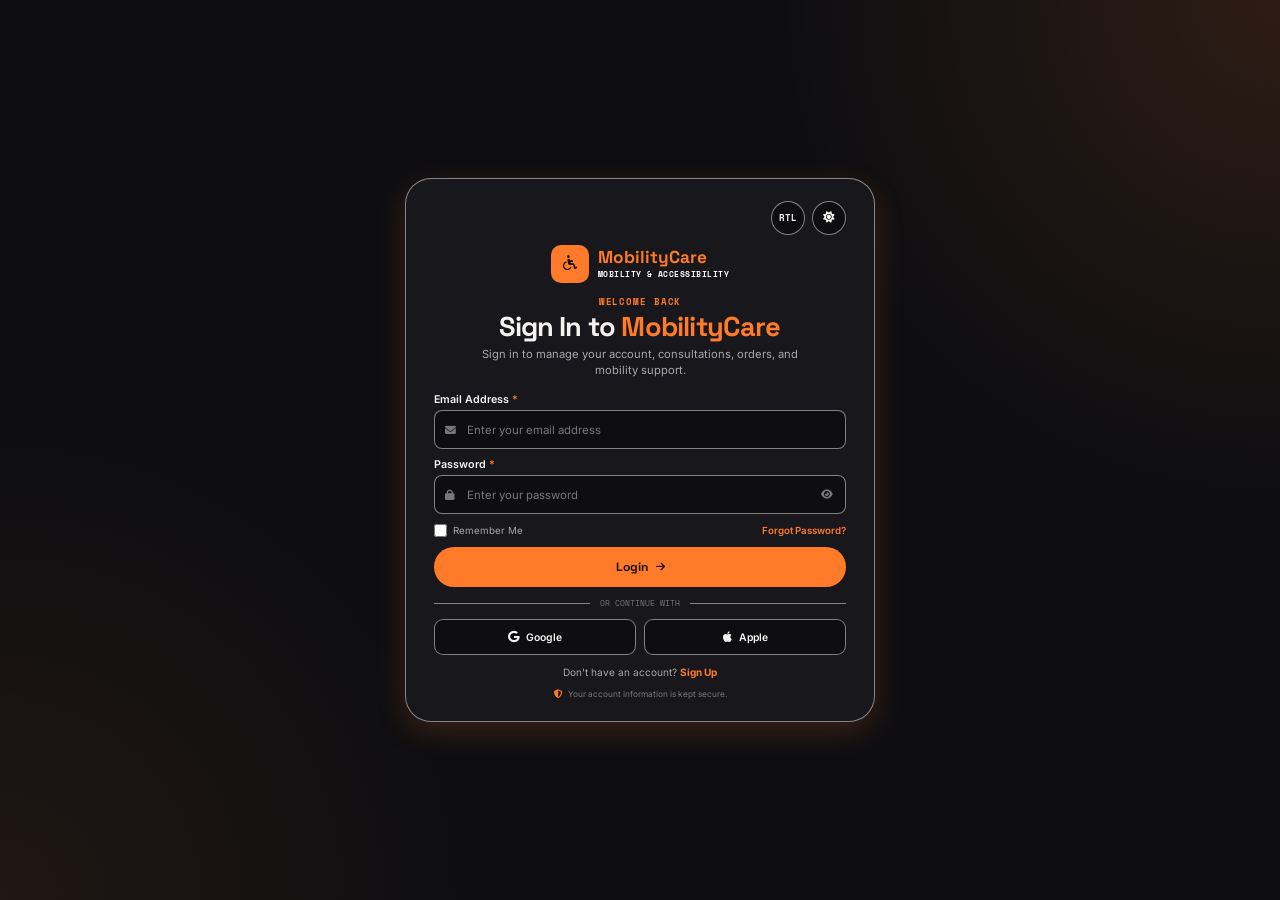
<file: login.html>
<!DOCTYPE html>
<html lang="en" dir="ltr">

<head>
    <meta charset="UTF-8">
    <meta name="viewport" content="width=device-width, initial-scale=1.0">

    <title>MobilityCare | Login</title>
<link rel="icon" href="Images/favicon-32x32.png" type="image/png" sizes="32x32">
    
    <link rel="preconnect" href="https://fonts.googleapis.com">
    <link rel="preconnect" href="https://fonts.gstatic.com" crossorigin>

    <link
        href="https://fonts.googleapis.com/css2?family=Inter:wght@400;500;600;700&family=Space+Grotesk:wght@400;500;600;700&family=Space+Mono&display=swap"
        rel="stylesheet">

    
    <link
        rel="stylesheet"
        href="https://cdnjs.cloudflare.com/ajax/libs/font-awesome/6.5.1/css/all.min.css">
  
    <style>


:root {
    --primary: #F5F3EF;
    --primary-deep: #FFFFFF;
    --secondary: #FF7A29;
    --secondary-deep: #FF9752;
    --secondary-text: #1A1006;

    --bg: #0E0E11;
    --surface: #18181C;
    --surface-alt: #212126;

    --text: #F5F3EF;
    --text-muted: #A9A7A6;
    --text-faint: #78767A;

    --border: rgba(245, 243, 239, 0.50);
    --tint: rgba(255, 122, 41, 0.06);

    --display: 'Space Grotesk', sans-serif;
    --body-font: 'Inter', sans-serif;
    --mono: 'Space Mono', monospace;

    --radius-sm: 10px;
    --radius-md: 16px;
    --radius-lg: 26px;

    --shadow-card: 0 10px 30px rgba(255, 122, 41, 0.18);
}

body.light {
    --primary: #14141A;
    --primary-deep: #000000;
    --secondary: #FF7A29;
    --secondary-deep: #E8600D;
    --secondary-text: #FFFFFF;

    --bg: #F3F1EC;
    --surface: #FFFFFF;
    --surface-alt: #EAE6DC;

    --text: #14141A;
    --text-muted: #6B6863;
    --text-faint: #948F87;

    --border: rgba(20, 20, 26, 0.10);
    --tint: rgba(255, 122, 41, 0.09);

    --shadow-card: 0 8px 24px rgba(255, 122, 41, 0.15);
}



* {
    margin: 0;
    padding: 0;
    box-sizing: border-box;
}

html {
    scroll-behavior: smooth;
}

html,
body {
    width: 100%;
    min-height: 100%;
}

body {
    font-family: var(--body-font);
    background: var(--bg);
    color: var(--text);
    overflow-x: hidden;

    transition:
        background 0.3s ease,
        color 0.3s ease;
}

button,
input {
    font: inherit;
}

button {
    border: none;
}

a {
    color: inherit;
    text-decoration: none;
}



.login-page {
    width: 100%;
    min-height: 100vh;
    min-height: 100dvh;

    display: flex;
    align-items: center;
    justify-content: center;

    padding: 16px;

    background:
        radial-gradient(
            circle at top right,
            rgba(255, 122, 41, 0.13),
            transparent 32%
        ),
        radial-gradient(
            circle at bottom left,
            rgba(255, 122, 41, 0.08),
            transparent 30%
        ),
        var(--bg);

    transition: background 0.3s ease;
}



.login-wrapper {
    width: 100%;
    max-width: 470px;
}



.login-card {
    width: 100%;

    max-height: calc(100dvh - 32px);

    padding: 22px 28px;

    background: var(--surface);

    border: 1px solid var(--border);
    border-radius: var(--radius-lg);

    box-shadow: var(--shadow-card);

    overflow-y: auto;
    overflow-x: hidden;

    scrollbar-width: thin;

    transition:
        background 0.3s ease,
        border-color 0.3s ease,
        box-shadow 0.3s ease;
}



.login-controls {
    display: flex;
    align-items: center;
    justify-content: flex-end;
    gap: 7px;
    margin-bottom: 10px;
}

.control-btn,
.rtl-btn {
    width: 34px;
    height: 34px;

    display: inline-flex;
    align-items: center;
    justify-content: center;

    border: 1px solid var(--border);
    border-radius: 50%;

    background: var(--bg);
    color: var(--text);

    cursor: pointer;

    transition:
        background 0.25s ease,
        color 0.25s ease,
        border-color 0.25s ease,
        transform 0.25s ease;
}

.rtl-btn {
    font-family: var(--mono);
    font-size: 0.55rem;
    font-weight: 700;
}

.control-btn i {
    font-size: 0.72rem;
}

.control-btn:hover,
.rtl-btn:hover {
    background: var(--secondary);
    color: var(--secondary-text);
    border-color: var(--secondary);
    transform: translateY(-1px);
}


.login-brand {
    display: flex;
    align-items: center;
    justify-content: center;
    gap: 9px;

    width: fit-content;
    margin: 0 auto 12px;
}

.login-brand-icon {
    width: 38px;
    height: 38px;

    display: flex;
    align-items: center;
    justify-content: center;

    flex-shrink: 0;

    background: var(--secondary);
    color: var(--secondary-text);

    border-radius: 10px;

    font-size: 0.9rem;

    transition: transform 0.25s ease;
}

.login-brand:hover .login-brand-icon {
    transform: translateY(-2px);
}

.login-brand-text {
    display: flex;
    flex-direction: column;
    gap: 1px;
}

.login-brand-name {
    font-family: var(--display);
    font-size: 1.08rem;
    font-weight: 700;
    line-height: 1.1;
    color: var(--secondary);
}

.login-brand-subtitle {
    font-family: var(--mono);
    font-size: 0.49rem;
    font-weight: 700;
    letter-spacing: 0.06em;
    text-transform: uppercase;
    color: #FFFFFF;
}

body.light .login-brand-subtitle {
    color: #000000;
}



.login-header {
    max-width: 400px;
    margin: 0 auto 15px;
    text-align: center;
}

.login-eyebrow {
    margin-bottom: 4px;

    font-family: var(--mono);
    font-size: 0.56rem;
    font-weight: 700;
    letter-spacing: 0.1em;

    text-transform: uppercase;
    color: var(--secondary);
}

.login-header h1 {
    margin-bottom: 5px;

    font-family: var(--display);
    font-size: 1.7rem;
    font-weight: 700;
    line-height: 1.08;
    letter-spacing: -0.03em;

    color: var(--text);
}

.login-header h1 span {
    color: var(--secondary);
}

.login-header p:last-child {
    max-width: 360px;
    margin: 0 auto;

    color: var(--text-muted);

    font-size: 0.7rem;
    line-height: 1.45;
}



.login-form {
    display: flex;
    flex-direction: column;
    gap: 9px;
}

.form-group {
    display: flex;
    flex-direction: column;
    gap: 4px;
}

.form-group label {
    font-size: 0.67rem;
    font-weight: 600;
    color: var(--text);
}

.form-group label span {
    color: var(--secondary);
}



.input-wrapper {
    position: relative;
    width: 100%;
}

.input-wrapper > i {
    position: absolute;

    top: 50%;
    left: 11px;

    transform: translateY(-50%);

    color: var(--text-faint);
    font-size: 0.68rem;

    pointer-events: none;
}

.input-wrapper input {
    width: 100%;
    height: 39px;

    padding: 7px 36px 7px 32px;

    border: 1px solid var(--border);
    border-radius: 8px;

    outline: none;

    background: var(--bg);
    color: var(--text);

    font-size: 0.71rem;

    transition:
        border-color 0.25s ease,
        box-shadow 0.25s ease,
        background 0.25s ease;
}

.input-wrapper input::placeholder {
    color: var(--text-faint);
}

.input-wrapper input:focus {
    border-color: var(--secondary);

    box-shadow:
        0 0 0 3px rgba(255, 122, 41, 0.10);
}



.password-toggle {
    position: absolute;

    top: 50%;
    right: 7px;

    transform: translateY(-50%);

    width: 25px;
    height: 25px;

    display: flex;
    align-items: center;
    justify-content: center;

    background: transparent;
    color: var(--text-faint);

    cursor: pointer;

    border-radius: 50%;

    transition:
        color 0.2s ease,
        background 0.2s ease;
}

.password-toggle:hover {
    color: var(--secondary);
    background: var(--tint);
}

.password-toggle i {
    font-size: 0.65rem;
}


.login-options {
    display: flex;
    align-items: center;
    justify-content: space-between;

    gap: 10px;

    margin-top: 1px;
}

.remember-me {
    display: inline-flex;
    align-items: center;

    gap: 6px;

    color: var(--text-muted);
    font-size: 0.61rem;

    cursor: pointer;
}

.remember-me input {
    width: 13px;
    height: 13px;

    accent-color: var(--secondary);

    cursor: pointer;
}

.forgot-password {
    color: var(--secondary);

    font-size: 0.61rem;
    font-weight: 600;

    transition: color 0.2s ease;
}

.forgot-password:hover {
    color: var(--secondary-deep);
    text-decoration: underline;
}



.login-submit {
    width: 100%;
    min-height: 40px;

    display: inline-flex;
    align-items: center;
    justify-content: center;

    gap: 8px;

    margin-top: 1px;
    padding: 8px 18px;

    border-radius: 999px;

    background: var(--secondary);
    color: var(--secondary-text);

    font-family: var(--display);
    font-size: 0.75rem;
    font-weight: 700;

    cursor: pointer;

    transition:
        background 0.25s ease,
        transform 0.25s ease,
        box-shadow 0.25s ease;
}

.login-submit:hover {
    background: var(--secondary-deep);

    transform: translateY(-1px);

    box-shadow:
        0 8px 20px rgba(255, 122, 41, 0.20);
}

.login-submit:active {
    transform: translateY(0);
}

.login-submit i {
    font-size: 0.65rem;
}



.login-divider {
    display: flex;
    align-items: center;

    gap: 10px;

    margin: 1px 0;
}

.login-divider::before,
.login-divider::after {
    content: "";

    flex: 1;

    height: 1px;

    background: var(--border);
}

.login-divider span {
    color: var(--text-faint);

    font-family: var(--mono);
    font-size: 0.5rem;

    white-space: nowrap;
}



.social-login {
    display: grid;

    grid-template-columns:
        repeat(2, minmax(0, 1fr));

    gap: 8px;
}

.social-btn {
    min-height: 36px;

    display: inline-flex;
    align-items: center;
    justify-content: center;

    gap: 7px;

    padding: 7px 12px;

    border: 1px solid var(--border);
    border-radius: 9px;

    background: var(--bg);
    color: var(--text);

    font-size: 0.65rem;
    font-weight: 600;

    cursor: pointer;

    transition:
        background 0.25s ease,
        border-color 0.25s ease,
        transform 0.25s ease;
}

.social-btn i {
    font-size: 0.75rem;
}

.social-btn:hover {
    background: var(--surface-alt);
    border-color: var(--secondary);

    transform: translateY(-1px);
}



.signup-note {
    margin-top: 1px;

    text-align: center;

    color: var(--text-muted);

    font-size: 0.63rem;
    line-height: 1.4;
}

.signup-note a {
    color: var(--secondary);
    font-weight: 700;
}

.signup-note a:hover {
    text-decoration: underline;
}


.security-note {
    display: flex;
    align-items: center;
    justify-content: center;

    gap: 5px;

    margin-top: 0;

    color: var(--text-faint);

    font-size: 0.52rem;
    line-height: 1.3;

    text-align: center;
}

.security-note i {
    color: var(--secondary);
    font-size: 0.55rem;
}



html[dir="rtl"] .login-header {
    direction: rtl;
}

html[dir="rtl"] .form-group {
    text-align: right;
}

html[dir="rtl"] .input-wrapper > i {
    left: auto;
    right: 11px;
}

html[dir="rtl"] .input-wrapper input {
    padding-left: 36px;
    padding-right: 32px;
}

html[dir="rtl"] .password-toggle {
    right: auto;
    left: 7px;
}

html[dir="rtl"] .login-submit i {
    transform: rotate(180deg);
}

html[dir="rtl"] .remember-me {
    flex-direction: row-reverse;
}


@media (max-width: 900px) {

    .login-page {
        padding: 12px;
    }

    .login-wrapper {
        max-width: 470px;
    }

    .login-card {
        max-height: calc(100dvh - 24px);
        padding: 20px 24px;
    }
}



@media (max-width: 700px) {

    .login-page {
        min-height: 100dvh;

        padding: 8px;

        align-items: center;
    }

    .login-wrapper {
        width: 100%;
    }

    .login-card {
        max-height: calc(100dvh - 16px);

        padding: 17px 16px;

        border-radius: 20px;
    }

    .login-controls {
        margin-bottom: 8px;
    }

    .control-btn,
    .rtl-btn {
        width: 32px;
        height: 32px;
    }

    .login-brand {
        margin-bottom: 10px;
    }

    .login-brand-icon {
        width: 35px;
        height: 35px;

        border-radius: 9px;

        font-size: 0.8rem;
    }

    .login-brand-name {
        font-size: 1rem;
    }

    .login-brand-subtitle {
        font-size: 0.44rem;
    }

    .login-header {
        margin-bottom: 11px;
    }

    .login-eyebrow {
        font-size: 0.51rem;
    }

    .login-header h1 {
        font-size: 1.48rem;
    }

    .login-header p:last-child {
        font-size: 0.65rem;
    }

    .login-form {
        gap: 8px;
    }

    .form-group {
        gap: 3px;
    }

    .form-group label {
        font-size: 0.62rem;
    }

    .input-wrapper input {
        height: 37px;
        font-size: 0.68rem;
    }

    .login-options {
        gap: 8px;
    }

    .remember-me,
    .forgot-password {
        font-size: 0.58rem;
    }

    .login-submit {
        min-height: 38px;
        font-size: 0.7rem;
    }

    .social-btn {
        min-height: 35px;
        font-size: 0.62rem;
    }

    .signup-note {
        font-size: 0.6rem;
    }

    .security-note {
        font-size: 0.5rem;
    }
}



@media (max-width: 420px) {

    .login-page {
        padding: 5px;
    }

    .login-card {
        max-height: calc(100dvh - 10px);

        padding: 13px 12px;

        border-radius: 17px;
    }

    .login-controls {
        gap: 5px;
        margin-bottom: 6px;
    }

    .control-btn,
    .rtl-btn {
        width: 29px;
        height: 29px;
    }

    .rtl-btn {
        font-size: 0.48rem;
    }

    .control-btn i {
        font-size: 0.62rem;
    }

    .login-brand {
        gap: 7px;
        margin-bottom: 8px;
    }

    .login-brand-icon {
        width: 32px;
        height: 32px;

        border-radius: 8px;

        font-size: 0.72rem;
    }

    .login-brand-name {
        font-size: 0.92rem;
    }

    .login-brand-subtitle {
        font-size: 0.4rem;
    }

    .login-header {
        margin-bottom: 8px;
    }

    .login-eyebrow {
        font-size: 0.46rem;
    }

    .login-header h1 {
        font-size: 1.3rem;
        margin-bottom: 3px;
    }

    .login-header p:last-child {
        font-size: 0.59rem;
    }

    .login-form {
        gap: 6px;
    }

    .form-group {
        gap: 2px;
    }

    .form-group label {
        font-size: 0.58rem;
    }

    .input-wrapper > i {
        left: 9px;
        font-size: 0.61rem;
    }

    .input-wrapper input {
        height: 34px;

        padding-left: 29px;
        padding-right: 30px;

        font-size: 0.64rem;

        border-radius: 7px;
    }

    .password-toggle {
        right: 5px;

        width: 23px;
        height: 23px;
    }

    .password-toggle i {
        font-size: 0.6rem;
    }

    .login-options {
        margin-top: 0;
    }

    .remember-me,
    .forgot-password {
        font-size: 0.54rem;
    }

    .login-submit {
        min-height: 35px;
        font-size: 0.66rem;
    }

    .login-divider {
        gap: 7px;
    }

    .login-divider span {
        font-size: 0.46rem;
    }

    .social-login {
        gap: 6px;
    }

    .social-btn {
        min-height: 33px;

        padding: 6px 8px;

        font-size: 0.57rem;
    }

    .social-btn i {
        font-size: 0.65rem;
    }

    .signup-note {
        font-size: 0.55rem;
    }

    .security-note {
        font-size: 0.47rem;
    }

    html[dir="rtl"] .input-wrapper > i {
        right: 9px;
    }

    html[dir="rtl"] .input-wrapper input {
        padding-left: 29px;
        padding-right: 29px;
    }

    html[dir="rtl"] .password-toggle {
        left: 5px;
    }
}


@media (max-height: 700px) and (min-width: 701px) {

    .login-page {
        padding-top: 6px;
        padding-bottom: 6px;
    }

    .login-card {
        max-height: calc(100dvh - 12px);

        padding-top: 12px;
        padding-bottom: 12px;
    }

    .login-controls {
        margin-bottom: 5px;
    }

    .login-brand {
        margin-bottom: 7px;
    }

    .login-header {
        margin-bottom: 7px;
    }

    .login-header h1 {
        font-size: 1.4rem;
    }

    .login-form {
        gap: 6px;
    }

    .input-wrapper input {
        height: 35px;
    }

    .login-submit {
        min-height: 36px;
    }

    .social-btn {
        min-height: 33px;
    }
}



@media (max-height: 620px) {

    .login-card {
        padding-top: 9px;
        padding-bottom: 9px;
    }

    .login-controls {
        margin-bottom: 3px;
    }

    .login-brand {
        margin-bottom: 5px;
    }

    .login-header {
        margin-bottom: 5px;
    }

    .login-header h1 {
        font-size: 1.25rem;
    }

    .login-header p:last-child {
        display: none;
    }

    .login-form {
        gap: 5px;
    }

    .form-group {
        gap: 2px;
    }

    .input-wrapper input {
        height: 32px;
    }

    .login-submit {
        min-height: 33px;
    }

    .social-btn {
        min-height: 30px;
    }

    .security-note {
        display: none;
    }
}

    </style>
</head>


<body>

    <main class="login-page">

        <div class="login-wrapper">

            <div class="login-card">

                
                <div class="login-controls">

                    <button
                        type="button"
                        id="rtl-toggle"
                        class="rtl-btn"
                        aria-label="Toggle RTL layout"
                        title="Toggle RTL">

                        RTL

                    </button>

                    <button
                        type="button"
                        class="control-btn"
                        id="themeToggle"
                        aria-label="Toggle dark and light mode"
                        title="Toggle theme">

                        <i class="fa-solid fa-sun"></i>

                    </button>

                </div>


                
                <a href="index.html" class="login-brand">

                    <span class="login-brand-icon">
                        <i class="fa-solid fa-wheelchair"></i>
                    </span>

                    <span class="login-brand-text">

                        <span class="login-brand-name">
                            MobilityCare
                        </span>

                        <span class="login-brand-subtitle">
                            Mobility &amp; Accessibility
                        </span>

                    </span>

                </a>


                
                <div class="login-header">

                    <p class="login-eyebrow">
                        WELCOME BACK
                    </p>

                    <h1>
                        Sign In to <span>MobilityCare</span>
                    </h1>

                    <p>
                        Sign in to manage your account, consultations,
                        orders, and mobility support.
                    </p>

                </div>


                
                <form id="loginForm" class="login-form">

                    
                    <div class="form-group">

                        <label for="email">
                            Email Address <span>*</span>
                        </label>

                        <div class="input-wrapper">

                            <i class="fa-solid fa-envelope"></i>

                            <input
                                type="email"
                                id="email"
                                name="email"
                                placeholder="Enter your email address"
                                autocomplete="email"
                                required>

                        </div>

                    </div>


                    
                    <div class="form-group">

                        <label for="password">
                            Password <span>*</span>
                        </label>

                        <div class="input-wrapper">

                            <i class="fa-solid fa-lock"></i>

                            <input
                                type="password"
                                id="password"
                                name="password"
                                placeholder="Enter your password"
                                autocomplete="current-password"
                                required>

                            <button
                                type="button"
                                class="password-toggle"
                                id="passwordToggle"
                                aria-label="Show password"
                                title="Show password">

                                <i class="fa-solid fa-eye"></i>

                            </button>

                        </div>

                    </div>


                    
                    <div class="login-options">

                        <label class="remember-me">

                            <input
                                type="checkbox"
                                id="rememberMe"
                                name="rememberMe">

                            <span>
                                Remember Me
                            </span>

                        </label>

                        <a
                            href="forgot-password.html"
                            class="forgot-password">

                            Forgot Password?

                        </a>

                    </div>


                    
                    <button
                        type="submit"
                        class="login-submit">

                        Login

                        <i class="fa-solid fa-arrow-right"></i>

                    </button>


                    
                    <div class="login-divider">

                        <span>
                            OR CONTINUE WITH
                        </span>

                    </div>


                    
                    <div class="social-login">

                        <button
                            type="button"
                            class="social-btn">

                            <i class="fa-brands fa-google"></i>

                            Google

                        </button>

                        <button
                            type="button"
                            class="social-btn">

                            <i class="fa-brands fa-apple"></i>

                            Apple

                        </button>

                    </div>


                    
                    <p class="signup-note">

                        Don't have an account?

                        <a href="signup.html">
                            Sign Up
                        </a>

                    </p>


                    
                    <p class="security-note">

                        <i class="fa-solid fa-shield-halved"></i>

                        Your account information is kept secure.

                    </p>

                </form>

            </div>

        </div>

    </main>


    <script>


        const themeToggle =
            document.getElementById("themeToggle");

        const savedTheme =
            localStorage.getItem("mobilityTheme");

        if (savedTheme === "light") {
            document.body.classList.add("light");
        }


        function updateThemeIcon() {

            if (!themeToggle) return;

            const icon =
                themeToggle.querySelector("i");

            if (!icon) return;

            if (
                document.body.classList.contains("light")
            ) {

                icon.classList.remove("fa-sun");
                icon.classList.add("fa-moon");

            } else {

                icon.classList.remove("fa-moon");
                icon.classList.add("fa-sun");

            }

        }


        updateThemeIcon();


        if (themeToggle) {

            themeToggle.addEventListener(
                "click",
                function () {

                    document.body.classList.toggle("light");

                    const currentTheme =
                        document.body.classList.contains("light")
                            ? "light"
                            : "dark";

                    localStorage.setItem(
                        "mobilityTheme",
                        currentTheme
                    );

                    updateThemeIcon();

                }
            );

        }



        const rtlToggle =
            document.getElementById("rtl-toggle");

        const savedDirection =
            localStorage.getItem("mobilityDirection")
            || "ltr";


        document.documentElement.setAttribute(
            "dir",
            savedDirection
        );


        if (rtlToggle) {

            rtlToggle.addEventListener(
                "click",
                function () {

                    const currentDirection =
                        document.documentElement
                            .getAttribute("dir")
                        || "ltr";

                    const newDirection =
                        currentDirection === "rtl"
                            ? "ltr"
                            : "rtl";

                    document.documentElement.setAttribute(
                        "dir",
                        newDirection
                    );

                    localStorage.setItem(
                        "mobilityDirection",
                        newDirection
                    );

                }
            );

        }



        const passwordInput =
            document.getElementById("password");

        const passwordToggle =
            document.getElementById("passwordToggle");


        if (passwordToggle && passwordInput) {

            passwordToggle.addEventListener(
                "click",
                function () {

                    const icon =
                        passwordToggle.querySelector("i");

                    if (
                        passwordInput.type === "password"
                    ) {

                        passwordInput.type = "text";

                        icon.classList.remove("fa-eye");
                        icon.classList.add("fa-eye-slash");

                        passwordToggle.setAttribute(
                            "aria-label",
                            "Hide password"
                        );

                        passwordToggle.setAttribute(
                            "title",
                            "Hide password"
                        );

                    } else {

                        passwordInput.type = "password";

                        icon.classList.remove("fa-eye-slash");
                        icon.classList.add("fa-eye");

                        passwordToggle.setAttribute(
                            "aria-label",
                            "Show password"
                        );

                        passwordToggle.setAttribute(
                            "title",
                            "Show password"
                        );

                    }

                }
            );

        }



        const loginForm =
            document.getElementById("loginForm");


        if (loginForm) {

            loginForm.addEventListener(
                "submit",
                function (event) {

                    event.preventDefault();

                    if (!loginForm.checkValidity()) {

                        loginForm.reportValidity();

                        return;

                    }

                    alert(
                        "Login submitted successfully."
                    );

                }
            );

        }

    </script>

</body>

</html>
</file>
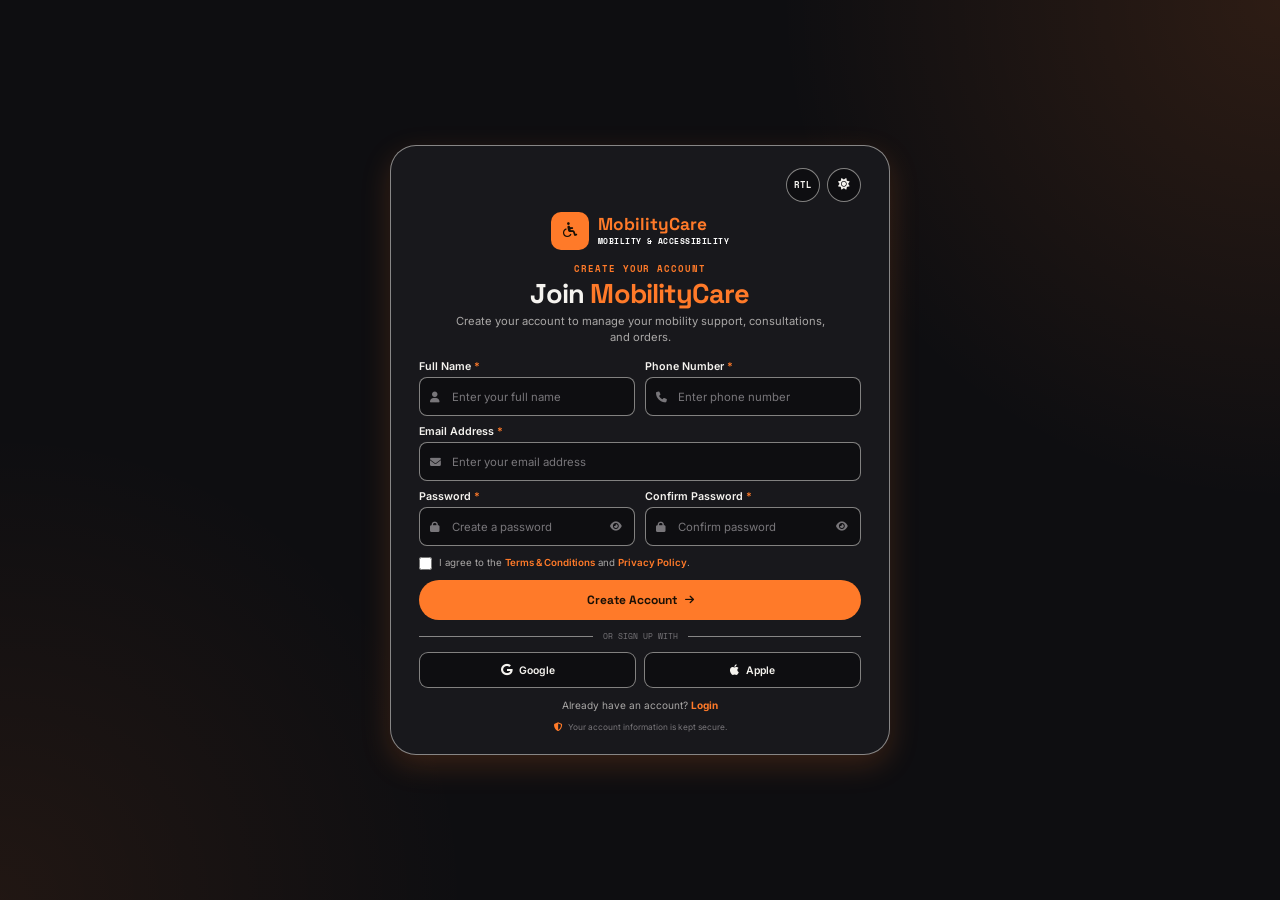
<file: signup.html>
<!DOCTYPE html>
<html lang="en" dir="ltr">

<head>
    <meta charset="UTF-8">
    <meta name="viewport" content="width=device-width, initial-scale=1.0">

    <title>MobilityCare | Sign Up</title>
<link rel="icon" href="Images/favicon-32x32.png" type="image/png" sizes="32x32">
    
    <link rel="preconnect" href="https://fonts.googleapis.com">
    <link rel="preconnect" href="https://fonts.gstatic.com" crossorigin>

    <link
        href="https://fonts.googleapis.com/css2?family=Inter:wght@400;500;600;700&family=Space+Grotesk:wght@400;500;600;700&family=Space+Mono&display=swap"
        rel="stylesheet">

    
    <link
        rel="stylesheet"
        href="https://cdnjs.cloudflare.com/ajax/libs/font-awesome/6.5.1/css/all.min.css">
  
    <style>

:root {
    --primary: #F5F3EF;
    --primary-deep: #FFFFFF;
    --secondary: #FF7A29;
    --secondary-deep: #FF9752;
    --secondary-text: #1A1006;

    --bg: #0E0E11;
    --surface: #18181C;
    --surface-alt: #212126;

    --text: #F5F3EF;
    --text-muted: #A9A7A6;
    --text-faint: #78767A;

    --border: rgba(245, 243, 239, 0.50);
    --tint: rgba(255, 122, 41, 0.06);

    --display: 'Space Grotesk', sans-serif;
    --body-font: 'Inter', sans-serif;
    --mono: 'Space Mono', monospace;

    --radius-sm: 10px;
    --radius-md: 16px;
    --radius-lg: 26px;

    --shadow-card: 0 10px 30px rgba(255, 122, 41, 0.18);
}

body.light {
    --primary: #14141A;
    --primary-deep: #000000;
    --secondary: #FF7A29;
    --secondary-deep: #E8600D;
    --secondary-text: #FFFFFF;

    --bg: #F3F1EC;
    --surface: #FFFFFF;
    --surface-alt: #EAE6DC;

    --text: #14141A;
    --text-muted: #6B6863;
    --text-faint: #948F87;

    --border: rgba(20, 20, 26, 0.10);
    --tint: rgba(255, 122, 41, 0.09);

    --shadow-card: 0 8px 24px rgba(255, 122, 41, 0.15);
}


* {
    margin: 0;
    padding: 0;
    box-sizing: border-box;
}

html {
    scroll-behavior: smooth;
}

html,
body {
    width: 100%;
    min-height: 100%;
}

body {
    font-family: var(--body-font);
    background: var(--bg);
    color: var(--text);
    overflow-x: hidden;

    transition:
        background 0.3s ease,
        color 0.3s ease;
}

button,
input {
    font: inherit;
}

button {
    border: none;
}

a {
    color: inherit;
    text-decoration: none;
}



.signup-page {
    width: 100%;
    min-height: 100vh;
    min-height: 100dvh;

    display: flex;
    align-items: center;
    justify-content: center;

    padding: 16px;

    background:
        radial-gradient(
            circle at top right,
            rgba(255, 122, 41, 0.13),
            transparent 32%
        ),
        radial-gradient(
            circle at bottom left,
            rgba(255, 122, 41, 0.08),
            transparent 30%
        ),
        var(--bg);

    transition: background 0.3s ease;
}


.signup-wrapper {
    width: 100%;
    max-width: 500px;
}


.signup-card {
    width: 100%;

    /*
       Important:
       Card never becomes taller than the viewport.
    */
    max-height: calc(100dvh - 32px);

    padding: 22px 28px;

    background: var(--surface);

    border: 1px solid var(--border);
    border-radius: var(--radius-lg);

    box-shadow: var(--shadow-card);

    overflow-y: auto;
    overflow-x: hidden;

    scrollbar-width: thin;

    transition:
        background 0.3s ease,
        border-color 0.3s ease,
        box-shadow 0.3s ease;
}



.signup-controls {
    display: flex;
    align-items: center;
    justify-content: flex-end;

    gap: 7px;
    margin-bottom: 10px;
}

.control-btn,
.rtl-btn {
    width: 34px;
    height: 34px;

    display: inline-flex;
    align-items: center;
    justify-content: center;

    border: 1px solid var(--border);
    border-radius: 50%;

    background: var(--bg);
    color: var(--text);

    cursor: pointer;

    transition:
        background 0.25s ease,
        color 0.25s ease,
        border-color 0.25s ease,
        transform 0.25s ease;
}

.rtl-btn {
    font-family: var(--mono);
    font-size: 0.55rem;
    font-weight: 700;
}

.control-btn i {
    font-size: 0.72rem;
}

.control-btn:hover,
.rtl-btn:hover {
    background: var(--secondary);
    color: var(--secondary-text);
    border-color: var(--secondary);

    transform: translateY(-1px);
}



.signup-brand {
    display: flex;
    align-items: center;
    justify-content: center;

    gap: 9px;

    width: fit-content;

    margin: 0 auto 12px;
}

.signup-brand-icon {
    width: 38px;
    height: 38px;

    display: flex;
    align-items: center;
    justify-content: center;

    flex-shrink: 0;

    background: var(--secondary);
    color: var(--secondary-text);

    border-radius: 10px;

    font-size: 0.9rem;

    transition: transform 0.25s ease;
}

.signup-brand:hover .signup-brand-icon {
    transform: translateY(-2px);
}

.signup-brand-text {
    display: flex;
    flex-direction: column;
    gap: 1px;
}

.signup-brand-name {
    font-family: var(--display);
    font-size: 1.08rem;
    font-weight: 700;
    line-height: 1.1;
    color: var(--secondary);
}

.signup-brand-subtitle {
    font-family: var(--mono);
    font-size: 0.49rem;
    font-weight: 700;

    letter-spacing: 0.06em;
    text-transform: uppercase;

    color: #FFFFFF;
}

body.light .signup-brand-subtitle {
    color: #000000;
}



.signup-header {
    max-width: 430px;

    margin: 0 auto 15px;

    text-align: center;
}

.signup-eyebrow {
    margin-bottom: 4px;

    font-family: var(--mono);
    font-size: 0.56rem;
    font-weight: 700;

    letter-spacing: 0.1em;
    text-transform: uppercase;

    color: var(--secondary);
}

.signup-header h1 {
    margin-bottom: 5px;

    font-family: var(--display);

    font-size: 1.7rem;
    font-weight: 700;

    line-height: 1.08;
    letter-spacing: -0.03em;

    color: var(--text);
}

.signup-header h1 span {
    color: var(--secondary);
}

.signup-header p:last-child {
    max-width: 370px;

    margin: 0 auto;

    color: var(--text-muted);

    font-size: 0.7rem;
    line-height: 1.45;
}



.signup-form {
    display: flex;
    flex-direction: column;

    gap: 9px;
}

.form-row {
    display: grid;

    grid-template-columns:
        repeat(2, minmax(0, 1fr));

    gap: 10px;
}

.form-group {
    display: flex;
    flex-direction: column;

    gap: 4px;
}

.form-group label {
    font-size: 0.67rem;
    font-weight: 600;

    color: var(--text);
}

.form-group label span {
    color: var(--secondary);
}


.input-wrapper {
    position: relative;
    width: 100%;
}

.input-wrapper > i {
    position: absolute;

    top: 50%;
    left: 11px;

    transform: translateY(-50%);

    color: var(--text-faint);

    font-size: 0.68rem;

    pointer-events: none;
}

.input-wrapper input {
    width: 100%;
    height: 39px;

    padding: 7px 36px 7px 32px;

    border: 1px solid var(--border);
    border-radius: 8px;

    outline: none;

    background: var(--bg);
    color: var(--text);

    font-size: 0.71rem;

    transition:
        border-color 0.25s ease,
        box-shadow 0.25s ease,
        background 0.25s ease;
}

.input-wrapper input::placeholder {
    color: var(--text-faint);
}

.input-wrapper input:focus {
    border-color: var(--secondary);

    box-shadow:
        0 0 0 3px rgba(255, 122, 41, 0.10);
}



.password-toggle {
    position: absolute;

    top: 50%;
    right: 7px;

    transform: translateY(-50%);

    width: 25px;
    height: 25px;

    display: flex;
    align-items: center;
    justify-content: center;

    background: transparent;
    color: var(--text-faint);

    cursor: pointer;

    border-radius: 50%;

    transition:
        color 0.2s ease,
        background 0.2s ease;
}

.password-toggle:hover {
    color: var(--secondary);
    background: var(--tint);
}

.password-toggle i {
    font-size: 0.65rem;
}



.terms-row {
    display: flex;
    align-items: flex-start;

    gap: 7px;

    margin-top: 1px;

    color: var(--text-muted);

    font-size: 0.61rem;
    line-height: 1.4;
}

.terms-row input {
    width: 13px;
    height: 13px;

    flex-shrink: 0;

    margin-top: 1px;

    accent-color: var(--secondary);

    cursor: pointer;
}

.terms-row a {
    color: var(--secondary);
    font-weight: 600;
}

.terms-row a:hover {
    text-decoration: underline;
}


.signup-submit {
    width: 100%;
    min-height: 40px;

    display: inline-flex;
    align-items: center;
    justify-content: center;

    gap: 8px;

    margin-top: 1px;
    padding: 8px 18px;

    border-radius: 999px;

    background: var(--secondary);
    color: var(--secondary-text);

    font-family: var(--display);
    font-size: 0.75rem;
    font-weight: 700;

    cursor: pointer;

    transition:
        background 0.25s ease,
        transform 0.25s ease,
        box-shadow 0.25s ease;
}

.signup-submit:hover {
    background: var(--secondary-deep);

    transform: translateY(-1px);

    box-shadow:
        0 8px 20px rgba(255, 122, 41, 0.20);
}

.signup-submit:active {
    transform: translateY(0);
}

.signup-submit i {
    font-size: 0.65rem;
}


.signup-divider {
    display: flex;
    align-items: center;

    gap: 10px;

    margin: 1px 0;
}

.signup-divider::before,
.signup-divider::after {
    content: "";

    flex: 1;

    height: 1px;

    background: var(--border);
}

.signup-divider span {
    color: var(--text-faint);

    font-family: var(--mono);

    font-size: 0.5rem;

    white-space: nowrap;
}


/* =========================================================
   SOCIAL SIGN UP
   ========================================================= */

.social-signup {
    display: grid;

    grid-template-columns:
        repeat(2, minmax(0, 1fr));

    gap: 8px;
}

.social-btn {
    min-height: 36px;

    display: inline-flex;
    align-items: center;
    justify-content: center;

    gap: 7px;

    padding: 7px 12px;

    border: 1px solid var(--border);
    border-radius: 9px;

    background: var(--bg);
    color: var(--text);

    font-size: 0.65rem;
    font-weight: 600;

    cursor: pointer;

    transition:
        background 0.25s ease,
        border-color 0.25s ease,
        transform 0.25s ease;
}

.social-btn i {
    font-size: 0.75rem;
}

.social-btn:hover {
    background: var(--surface-alt);

    border-color: var(--secondary);

    transform: translateY(-1px);
}



.login-note {
    margin-top: 1px;

    text-align: center;

    color: var(--text-muted);

    font-size: 0.63rem;

    line-height: 1.4;
}

.login-note a {
    color: var(--secondary);
    font-weight: 700;
}

.login-note a:hover {
    text-decoration: underline;
}


.security-note {
    display: flex;
    align-items: center;
    justify-content: center;

    gap: 5px;

    margin-top: 0;

    color: var(--text-faint);

    font-size: 0.52rem;

    line-height: 1.3;

    text-align: center;
}

.security-note i {
    color: var(--secondary);
    font-size: 0.55rem;
}


html[dir="rtl"] .signup-header {
    direction: rtl;
}

html[dir="rtl"] .form-group {
    text-align: right;
}

html[dir="rtl"] .input-wrapper > i {
    left: auto;
    right: 11px;
}

html[dir="rtl"] .input-wrapper input {
    padding-left: 36px;
    padding-right: 32px;
}

html[dir="rtl"] .password-toggle {
    right: auto;
    left: 7px;
}

html[dir="rtl"] .terms-row {
    flex-direction: row-reverse;
    text-align: right;
}

html[dir="rtl"] .signup-submit i {
    transform: rotate(180deg);
}



@media (max-width: 900px) {

    .signup-page {
        padding: 12px;
    }

    .signup-wrapper {
        max-width: 500px;
    }

    .signup-card {
        max-height: calc(100dvh - 24px);
        padding: 20px 24px;
    }
}



@media (max-width: 700px) {

    .signup-page {
        min-height: 100dvh;

        padding: 8px;

        align-items: center;
    }

    .signup-wrapper {
        width: 100%;
    }

    .signup-card {
        max-height: calc(100dvh - 16px);

        padding: 17px 16px;

        border-radius: 20px;
    }

    .signup-controls {
        margin-bottom: 8px;
    }

    .control-btn,
    .rtl-btn {
        width: 32px;
        height: 32px;
    }

    .signup-brand {
        margin-bottom: 10px;
    }

    .signup-brand-icon {
        width: 35px;
        height: 35px;

        border-radius: 9px;

        font-size: 0.8rem;
    }

    .signup-brand-name {
        font-size: 1rem;
    }

    .signup-brand-subtitle {
        font-size: 0.44rem;
    }

    .signup-header {
        margin-bottom: 11px;
    }

    .signup-eyebrow {
        font-size: 0.51rem;
    }

    .signup-header h1 {
        font-size: 1.48rem;
    }

    .signup-header p:last-child {
        font-size: 0.65rem;
    }

    .signup-form {
        gap: 8px;
    }

    .form-row {
        grid-template-columns: 1fr;
        gap: 8px;
    }

    .form-group {
        gap: 3px;
    }

    .form-group label {
        font-size: 0.62rem;
    }

    .input-wrapper input {
        height: 37px;
        font-size: 0.68rem;
    }

    .terms-row {
        font-size: 0.58rem;
    }

    .signup-submit {
        min-height: 38px;
        font-size: 0.7rem;
    }

    .social-btn {
        min-height: 35px;
        font-size: 0.62rem;
    }

    .login-note {
        font-size: 0.6rem;
    }

    .security-note {
        font-size: 0.5rem;
    }
}


@media (max-width: 420px) {

    .signup-page {
        padding: 5px;
    }

    .signup-card {
        max-height: calc(100dvh - 10px);

        padding: 13px 12px;

        border-radius: 17px;
    }

    .signup-controls {
        gap: 5px;
        margin-bottom: 6px;
    }

    .control-btn,
    .rtl-btn {
        width: 29px;
        height: 29px;
    }

    .rtl-btn {
        font-size: 0.48rem;
    }

    .control-btn i {
        font-size: 0.62rem;
    }

    .signup-brand {
        gap: 7px;
        margin-bottom: 8px;
    }

    .signup-brand-icon {
        width: 32px;
        height: 32px;

        border-radius: 8px;

        font-size: 0.72rem;
    }

    .signup-brand-name {
        font-size: 0.92rem;
    }

    .signup-brand-subtitle {
        font-size: 0.4rem;
    }

    .signup-header {
        margin-bottom: 8px;
    }

    .signup-eyebrow {
        font-size: 0.46rem;
    }

    .signup-header h1 {
        font-size: 1.3rem;
        margin-bottom: 3px;
    }

    .signup-header p:last-child {
        font-size: 0.59rem;
    }

    .signup-form {
        gap: 6px;
    }

    .form-row {
        gap: 6px;
    }

    .form-group {
        gap: 2px;
    }

    .form-group label {
        font-size: 0.58rem;
    }

    .input-wrapper > i {
        left: 9px;
        font-size: 0.61rem;
    }

    .input-wrapper input {
        height: 34px;

        padding-left: 29px;
        padding-right: 30px;

        font-size: 0.64rem;

        border-radius: 7px;
    }

    .password-toggle {
        right: 5px;

        width: 23px;
        height: 23px;
    }

    .password-toggle i {
        font-size: 0.6rem;
    }

    .terms-row {
        font-size: 0.54rem;
    }

    .terms-row input {
        width: 12px;
        height: 12px;
    }

    .signup-submit {
        min-height: 35px;
        font-size: 0.66rem;
    }

    .signup-divider {
        gap: 7px;
    }

    .signup-divider span {
        font-size: 0.46rem;
    }

    .social-signup {
        gap: 6px;
    }

    .social-btn {
        min-height: 33px;

        padding: 6px 8px;

        font-size: 0.57rem;
    }

    .social-btn i {
        font-size: 0.65rem;
    }

    .login-note {
        font-size: 0.55rem;
    }

    .security-note {
        font-size: 0.47rem;
    }

    html[dir="rtl"] .input-wrapper > i {
        right: 9px;
    }

    html[dir="rtl"] .input-wrapper input {
        padding-left: 29px;
        padding-right: 29px;
    }

    html[dir="rtl"] .password-toggle {
        left: 5px;
    }
}



@media (max-height: 700px) {

    .signup-page {
        padding-top: 5px;
        padding-bottom: 5px;
    }

    .signup-card {
        max-height: calc(100dvh - 10px);

        padding-top: 12px;
        padding-bottom: 12px;
    }

    .signup-controls {
        margin-bottom: 5px;
    }

    .signup-brand {
        margin-bottom: 7px;
    }

    .signup-header {
        margin-bottom: 7px;
    }

    .signup-header h1 {
        font-size: 1.4rem;
    }

    .signup-form {
        gap: 6px;
    }

    .form-row {
        gap: 6px;
    }

    .input-wrapper input {
        height: 35px;
    }

    .signup-submit {
        min-height: 36px;
    }

    .social-btn {
        min-height: 33px;
    }
}



@media (max-height: 620px) {

    .signup-card {
        padding-top: 9px;
        padding-bottom: 9px;
    }

    .signup-controls {
        margin-bottom: 3px;
    }

    .signup-brand {
        margin-bottom: 5px;
    }

    .signup-header {
        margin-bottom: 5px;
    }

    .signup-header h1 {
        font-size: 1.25rem;
    }

    .signup-header p:last-child {
        display: none;
    }

    .signup-form {
        gap: 5px;
    }

    .form-row {
        gap: 5px;
    }

    .form-group {
        gap: 2px;
    }

    .input-wrapper input {
        height: 32px;
    }

    .signup-submit {
        min-height: 33px;
    }

    .social-btn {
        min-height: 30px;
    }

    .security-note {
        display: none;
    }
}

    </style>
</head>


<body>

    <main class="signup-page">

        <div class="signup-wrapper">

            <div class="signup-card">

                
                <div class="signup-controls">

                    <button
                        type="button"
                        id="rtl-toggle"
                        class="rtl-btn"
                        aria-label="Toggle RTL layout"
                        title="Toggle RTL">

                        RTL

                    </button>

                    <button
                        type="button"
                        class="control-btn"
                        id="themeToggle"
                        aria-label="Toggle dark and light mode"
                        title="Toggle theme">

                        <i class="fa-solid fa-sun"></i>

                    </button>

                </div>


                
                <a href="index.html" class="signup-brand">

                    <span class="signup-brand-icon">
                        <i class="fa-solid fa-wheelchair"></i>
                    </span>

                    <span class="signup-brand-text">

                        <span class="signup-brand-name">
                            MobilityCare
                        </span>

                        <span class="signup-brand-subtitle">
                            Mobility &amp; Accessibility
                        </span>

                    </span>

                </a>


                
                <div class="signup-header">

                    <p class="signup-eyebrow">
                        CREATE YOUR ACCOUNT
                    </p>

                    <h1>
                        Join <span>MobilityCare</span>
                    </h1>

                    <p>
                        Create your account to manage your mobility
                        support, consultations, and orders.
                    </p>

                </div>


                
                <form id="signupForm" class="signup-form">

                    
                    <div class="form-row">

                        <div class="form-group">

                            <label for="fullName">
                                Full Name <span>*</span>
                            </label>

                            <div class="input-wrapper">

                                <i class="fa-solid fa-user"></i>

                                <input
                                    type="text"
                                    id="fullName"
                                    name="fullName"
                                    placeholder="Enter your full name"
                                    autocomplete="name"
                                    required>

                            </div>

                        </div>


                        <div class="form-group">

                            <label for="phone">
                                Phone Number <span>*</span>
                            </label>

                            <div class="input-wrapper">

                                <i class="fa-solid fa-phone"></i>

                                <input
                                    type="tel"
                                    id="phone"
                                    name="phone"
                                    placeholder="Enter phone number"
                                    autocomplete="tel"
                                    required>

                            </div>

                        </div>

                    </div>


                    
                    <div class="form-group">

                        <label for="email">
                            Email Address <span>*</span>
                        </label>

                        <div class="input-wrapper">

                            <i class="fa-solid fa-envelope"></i>

                            <input
                                type="email"
                                id="email"
                                name="email"
                                placeholder="Enter your email address"
                                autocomplete="email"
                                required>

                        </div>

                    </div>


                    
                    <div class="form-row">

                        <div class="form-group">

                            <label for="password">
                                Password <span>*</span>
                            </label>

                            <div class="input-wrapper">

                                <i class="fa-solid fa-lock"></i>

                                <input
                                    type="password"
                                    id="password"
                                    name="password"
                                    placeholder="Create a password"
                                    autocomplete="new-password"
                                    minlength="6"
                                    required>

                                <button
                                    type="button"
                                    class="password-toggle"
                                    data-target="password"
                                    aria-label="Show password"
                                    title="Show password">

                                    <i class="fa-solid fa-eye"></i>

                                </button>

                            </div>

                        </div>


                        <div class="form-group">

                            <label for="confirmPassword">
                                Confirm Password <span>*</span>
                            </label>

                            <div class="input-wrapper">

                                <i class="fa-solid fa-lock"></i>

                                <input
                                    type="password"
                                    id="confirmPassword"
                                    name="confirmPassword"
                                    placeholder="Confirm password"
                                    autocomplete="new-password"
                                    minlength="6"
                                    required>

                                <button
                                    type="button"
                                    class="password-toggle"
                                    data-target="confirmPassword"
                                    aria-label="Show password"
                                    title="Show password">

                                    <i class="fa-solid fa-eye"></i>

                                </button>

                            </div>

                        </div>

                    </div>


                    
                    <label class="terms-row">

                        <input
                            type="checkbox"
                            id="terms"
                            name="terms"
                            required>

                        <span>
                            I agree to the
                            <a href="terms.html">Terms &amp; Conditions</a>
                            and
                            <a href="privacy.html">Privacy Policy</a>.
                        </span>

                    </label>


                    
                    <button
                        type="submit"
                        class="signup-submit">

                        Create Account

                        <i class="fa-solid fa-arrow-right"></i>

                    </button>


                    
                    <div class="signup-divider">

                        <span>
                            OR SIGN UP WITH
                        </span>

                    </div>


                    
                    <div class="social-signup">

                        <button
                            type="button"
                            class="social-btn">

                            <i class="fa-brands fa-google"></i>

                            Google

                        </button>

                        <button
                            type="button"
                            class="social-btn">

                            <i class="fa-brands fa-apple"></i>

                            Apple

                        </button>

                    </div>


                    
                    <p class="login-note">

                        Already have an account?

                        <a href="login.html">
                            Login
                        </a>

                    </p>


                    
                    <p class="security-note">

                        <i class="fa-solid fa-shield-halved"></i>

                        Your account information is kept secure.

                    </p>

                </form>

            </div>

        </div>

    </main>


    <script>


        const themeToggle =
            document.getElementById("themeToggle");

        const savedTheme =
            localStorage.getItem("mobilityTheme");

        if (savedTheme === "light") {
            document.body.classList.add("light");
        }


        function updateThemeIcon() {

            if (!themeToggle) return;

            const icon =
                themeToggle.querySelector("i");

            if (!icon) return;

            if (
                document.body.classList.contains("light")
            ) {

                icon.classList.remove("fa-sun");
                icon.classList.add("fa-moon");

            } else {

                icon.classList.remove("fa-moon");
                icon.classList.add("fa-sun");

            }

        }


        updateThemeIcon();


        if (themeToggle) {

            themeToggle.addEventListener(
                "click",
                function () {

                    document.body.classList.toggle("light");

                    const currentTheme =
                        document.body.classList.contains("light")
                            ? "light"
                            : "dark";

                    localStorage.setItem(
                        "mobilityTheme",
                        currentTheme
                    );

                    updateThemeIcon();

                }
            );

        }



        const rtlToggle =
            document.getElementById("rtl-toggle");

        const savedDirection =
            localStorage.getItem("mobilityDirection")
            || "ltr";


        document.documentElement.setAttribute(
            "dir",
            savedDirection
        );


        if (rtlToggle) {

            rtlToggle.addEventListener(
                "click",
                function () {

                    const currentDirection =
                        document.documentElement
                            .getAttribute("dir")
                        || "ltr";

                    const newDirection =
                        currentDirection === "rtl"
                            ? "ltr"
                            : "rtl";

                    document.documentElement.setAttribute(
                        "dir",
                        newDirection
                    );

                    localStorage.setItem(
                        "mobilityDirection",
                        newDirection
                    );

                }
            );

        }



        const passwordToggles =
            document.querySelectorAll(".password-toggle");


        passwordToggles.forEach(function (toggle) {

            toggle.addEventListener(
                "click",
                function () {

                    const targetId =
                        toggle.getAttribute("data-target");

                    const input =
                        document.getElementById(targetId);

                    const icon =
                        toggle.querySelector("i");

                    if (!input || !icon) return;


                    if (input.type === "password") {

                        input.type = "text";

                        icon.classList.remove("fa-eye");
                        icon.classList.add("fa-eye-slash");

                        toggle.setAttribute(
                            "aria-label",
                            "Hide password"
                        );

                        toggle.setAttribute(
                            "title",
                            "Hide password"
                        );

                    } else {

                        input.type = "password";

                        icon.classList.remove("fa-eye-slash");
                        icon.classList.add("fa-eye");

                        toggle.setAttribute(
                            "aria-label",
                            "Show password"
                        );

                        toggle.setAttribute(
                            "title",
                            "Show password"
                        );

                    }

                }
            );

        });



        const signupForm =
            document.getElementById("signupForm");

        const password =
            document.getElementById("password");

        const confirmPassword =
            document.getElementById("confirmPassword");


        if (signupForm) {

            signupForm.addEventListener(
                "submit",
                function (event) {

                    event.preventDefault();


                    if (!signupForm.checkValidity()) {

                        signupForm.reportValidity();

                        return;

                    }


                    if (
                        password.value !==
                        confirmPassword.value
                    ) {

                        alert(
                            "Passwords do not match. Please try again."
                        );

                        confirmPassword.focus();

                        return;

                    }


                    alert(
                        "Your MobilityCare account has been created successfully."
                    );

                    signupForm.reset();

                }
            );

        }

    </script>

</body>

</html>
</file>
<file: css/index.css>
:root {
    --primary: #F5F3EF;
    --primary-deep: #FFFFFF;

    --secondary: #FF7A29;
    --secondary-deep: #FF9752;
    --secondary-text: #1A1006;

    --bg: #0E0E11;
    --surface: #18181C;
    --surface-alt: #212126;

    --text: #F5F3EF;
    --text-muted: #A9A7A6;
    --text-faint: #78767A;

    --border: rgba(245, 243, 239, 0.50);
    --footer-tint: rgba(255, 122, 41, 0.07);
    --tint: rgba(255, 122, 41, 0.06);

    --display: 'Space Grotesk', sans-serif;
    --body-font: 'Inter', sans-serif;
    --mono: 'Space Mono', monospace;

    --side-pad: 6vw;

    --radius-sm: 10px;
    --radius-md: 16px;
    --radius-lg: 32px;

    --section-bg: #000000;
    --section-alt-bg: rgba(255, 122, 41, 0.08);

    --shadow-card:
        0 10px 30px rgba(255, 122, 41, 0.18);
}

body.light {
    --primary: #14141A;
    --primary-deep: #000000;

    --secondary: #FF7A29;
    --secondary-deep: #E8600D;
    --secondary-text: #FFFFFF;

    --bg: #F3F1EC;
    --surface: #FFFFFF;
    --surface-alt: #EAE6DC;

    --text: #14141A;
    --text-muted: #6B6863;
    --text-faint: #948F87;

    --border: rgba(20, 20, 26, 0.10);
    --footer-tint: rgba(255, 122, 41, 0.10);
    --tint: rgba(255, 122, 41, 0.09);

    --section-bg: #FFFFFF;
    --section-alt-bg: #FFF2E6;

    --shadow-card:
        0 8px 24px rgba(255, 122, 41, 0.15);
}



* {
    margin: 0;
    padding: 0;
    box-sizing: border-box;
}

html {
    scroll-behavior: smooth;
}

body {
    font-family: var(--body-font);
    background: var(--bg);
    color: var(--text);
    line-height: 1.55;

    -webkit-font-smoothing: antialiased;
    transition:
        background 0.25s ease,
        color 0.25s ease;
}

img,
svg {
    max-width: 100%;
    display: block;
}

a {
    color: inherit;
    text-decoration: none;
}

ul {
    list-style: none;
}

button {
    font-family: inherit;
}

h1,
h2,
h3,
h4,
h5,
h6 {
    font-family: var(--display);
    color: var(--text);
    line-height: 1.15;
}

:focus-visible {
    outline: 3px solid var(--secondary);
    outline-offset: 3px;
}



.navbar-header {
    width: 100%;
    background: var(--section-bg);
    border-bottom: 1px solid var(--border);

    position: sticky;
    top: 0;
    z-index: 1000;

    transition:
        background 0.25s ease,
        border-color 0.25s ease;
}

.navbar-container {
    width: 100%;
    max-width: 1440px;
    min-height: 76px;

    margin: 0 auto;
    padding-inline: var(--side-pad);

    display: grid;
    grid-template-columns: auto 1fr auto;
    align-items: center;

    gap: 28px;
}



.navbar-logo {
    display: flex;
    align-items: center;
    gap: 10px;

    min-width: max-content;
}

.logo-emoji {
    width: 40px;
    height: 40px;

    display: flex;
    align-items: center;
    justify-content: center;

    flex: none;

    background: var(--secondary);
    color: var(--secondary-text);

    border-radius: 11px;

    font-size: 18px;
}

.logo-text-group {
    display: flex;
    flex-direction: column;
    line-height: 1.15;
}

.logo-name {
    font-family: var(--display);
    font-size: 1.05rem;
    font-weight: 700;

    color: var(--secondary);
}

.logo-subtitle {
    margin-top: 3px;
    font-family: var(--mono);
    font-size: 0.6rem;
    letter-spacing: 0.04em;
    font-weight: bold;
    color: #000000;
}


body:not(.light) .logo-subtitle {
    color: #FFFFFF;
}


.navbar-menu {
    display: flex;
    align-items: center;
    justify-content: center;

    min-width: 0;
}

.menu-list {
    display: flex;
    align-items: center;
    justify-content: center;

    gap: 20px;
    white-space: nowrap;
}

.menu-item {
    position: relative;
}

.menu-link {
    position: relative;

    display: inline-flex;
    align-items: center;
    gap: 6px;

    padding: 8px 0;

    font-size: 0.84rem;
    font-weight: 500;

    color: var(--text-muted);

    transition:
        color 0.2s ease;
}

.menu-link:hover {
    color: var(--text);
}

.menu-link.active {
    color: var(--text);
}

.menu-link.active::after {
    content: "";

    position: absolute;
    left: 0;
    right: 0;
    bottom: -10px;

    height: 2px;

    border-radius: 2px;

    background: var(--secondary);
}



.dropdown {
    position: relative;
}

.dropdown-toggle {
    cursor: pointer;
}

.dropdown-caret {
    font-size: 0.7rem;
    color: var(--secondary);

    transition:
        transform 0.2s ease;
}

.dropdown:hover .dropdown-caret {
    transform: rotate(180deg);
}

.dropdown-menu {
    position: absolute;

    top: calc(100% + 14px);
    left: 50%;

    min-width: 190px;

    padding: 8px;

    background: var(--surface);
    border: 1px solid var(--border);
    border-radius: 14px;

    box-shadow:
        0 18px 40px rgba(0, 0, 0, 0.28);

    opacity: 0;
    visibility: hidden;
    pointer-events: none;

    transform:
        translateX(-50%)
        translateY(7px);

    transition:
        opacity 0.18s ease,
        visibility 0.18s ease,
        transform 0.18s ease;

    z-index: 100;
}

.dropdown:hover .dropdown-menu,
.dropdown:focus-within .dropdown-menu,
.dropdown.open .dropdown-menu {
    opacity: 1;
    visibility: visible;
    pointer-events: auto;

    transform:
        translateX(-50%)
        translateY(0);
}

.dropdown-link {
    display: block;

    padding: 10px 12px;

    border-radius: 9px;

    font-size: 0.82rem;
    color: var(--text-muted);

    transition:
        background 0.2s ease,
        color 0.2s ease;
}

.dropdown-link:hover {
    background: var(--tint);
    color: var(--text);
}

.dropdown-link.active {
    background: var(--tint);
    color: var(--text);
}



.navbar-actions {
    display: flex;
    align-items: center;
    justify-content: flex-end;

    gap: 9px;
}



.nav-icon-btn {
    width: 36px;
    height: 36px;

    flex: none;

    display: inline-flex;
    align-items: center;
    justify-content: center;

    border: 1px solid var(--secondary);
    border-radius: 6px;

    background: transparent;
    color: var(--secondary);

    cursor: pointer;

    transition:
        color 0.2s ease,
        border-color 0.2s ease,
        background 0.2s ease,
        transform 0.2s ease;
}

.nav-icon-btn:hover {
    color: var(--secondary-deep);
    border-color: var(--secondary);
    background: var(--tint);
}

.nav-icon-btn:active {
    transform: scale(0.93);
}

.nav-icon-btn.text-btn {
    border-radius: 6px;
}

.nav-icon-btn.text-btn span {
    font-family: var(--mono);
    font-size: 0.62rem;
    font-weight: 700;
}



.moon-icon {
    display: none;
}

body.light .sun-icon {
    display: none;
}

body.light .moon-icon {
    display: block;
}



.btn-nav-login {
    min-height: 36px;

    display: inline-flex;
    align-items: center;
    justify-content: center;

    padding: 9px 18px;

    border-radius: 6px;

    background: var(--secondary);
    color: #FFFFFF;

    font-size: 0.78rem;
    font-weight: 700;

    white-space: nowrap;

    transition:
        background 0.2s ease,
        transform 0.2s ease,
        box-shadow 0.2s ease;
}

.btn-nav-login:hover {
    background: var(--secondary-deep);

    transform: translateY(-2px);

    box-shadow:
        0 8px 18px rgba(255, 122, 41, 0.25);
}



.mobile-menu-hamburger {
    width: 36px;
    height: 36px;

    display: none;

    align-items: center;
    justify-content: center;
    flex-direction: column;

    gap: 4px;

    border: 1px solid var(--border);
    border-radius: 50%;

    background: transparent;
    color: var(--text);

    cursor: pointer;
}

.hamburger-bar {
    width: 15px;
    height: 2px;

    border-radius: 2px;

    background: currentColor;

    transition:
        transform 0.2s ease,
        opacity 0.2s ease;
}

.mobile-menu-hamburger.active .hamburger-bar:nth-child(1) {
    transform: translateY(6px) rotate(45deg);
}

.mobile-menu-hamburger.active .hamburger-bar:nth-child(2) {
    opacity: 0;
}

.mobile-menu-hamburger.active .hamburger-bar:nth-child(3) {
    transform: translateY(-6px) rotate(-45deg);
}



.footer-section {
    padding: 80px var(--side-pad) 30px;

    background: var(--section-alt-bg);

    border-top: 1px solid var(--border);
}

.footer-container {
    max-width: 1440px;

    margin: 0 auto;

    display: grid;

    grid-template-columns:
        1.5fr
        0.8fr
        1fr
        1.2fr;

    gap: 50px;

    padding-bottom: 48px;

    border-bottom: 1px solid var(--border);
}



.brand-col {
    min-width: 0;
}

.footer-logo {
    display: inline-flex;
    align-items: center;

    gap: 10px;
}

.footer-logo .logo-emoji {
    width: 40px;
    height: 40px;
}

.footer-logo .logo-name {
    font-size: 1.05rem;
}

.footer-logo .logo-subtitle {
    font-size: 0.56rem;
}

.brand-desc {
    max-width: 360px;

    margin-top: 18px;

    color: var(--text-muted);

    font-size: 0.88rem;

    line-height: 1.7;
}



.social-links {
    display: flex;
    align-items: center;

    gap: 10px;

    margin-top: 22px;
}

.social-link {
    width: 36px;
    height: 36px;

    display: flex;
    align-items: center;
    justify-content: center;

    border: 1px solid var(--border);
    border-radius: 50%;

    color: var(--text-muted);

    transition:
        color 0.2s ease,
        background 0.2s ease,
        border-color 0.2s ease,
        transform 0.2s ease;
}

.social-link:hover {
    background: var(--secondary);
    border-color: var(--secondary);

    color: var(--secondary-text);

    transform: translateY(-2px);
}



.footer-col {
    min-width: 0;
}

.footer-title {
    margin-bottom: 18px;

    font-family: var(--mono);
    font-size: 0.7rem;

    font-weight: 700;

    letter-spacing: 0.08em;
    text-transform: uppercase;

    color: var(--text);
}

.footer-links {
    display: flex;
    flex-direction: column;
    gap: 10px;
}

.footer-links a {
    display: inline-block;

    width: fit-content;

    color: var(--text-muted);

    font-size: 0.86rem;

    transition:
        color 0.2s ease,
        transform 0.2s ease;
}

.footer-links a:hover {
    color: var(--secondary);

    transform: translateX(3px);
}



.footer-contact-list {
    display: flex;
    flex-direction: column;

    gap: 16px;
}

.footer-contact-item {
    display: flex;
    align-items: flex-start;

    gap: 11px;

    color: var(--text-muted);

    font-size: 0.86rem;

    line-height: 1.6;
}

.footer-contact-icon {
    width: 18px;

    flex: none;

    margin-top: 3px;

    color: var(--secondary);
}

.footer-contact-link {
    color: var(--text-muted);

    transition:
        color 0.2s ease;
}

.footer-contact-link:hover {
    color: var(--secondary);
}


.footer-bottom {
    max-width: 1440px;

    margin: 0 auto;

    padding-top: 24px;

    display: flex;
    align-items: center;
    justify-content: space-between;

    gap: 20px;

    flex-wrap: wrap;
}

.copyright {
    color: var(--text-faint);

    font-size: 0.78rem;
}

.footer-bottom-links {
    display: flex;
    align-items: center;

    gap: 22px;
}

.footer-bottom-links a {
    color: var(--text-faint);

    font-size: 0.78rem;

    transition:
        color 0.2s ease;
}

.footer-bottom-links a:hover {
    color: var(--secondary);
}



body[dir="rtl"] {
    direction: rtl;
}

body[dir="rtl"] .dropdown-menu {
    left: auto;
    right: 50%;

    transform:
        translateX(50%)
        translateY(7px);
}

body[dir="rtl"] .dropdown:hover .dropdown-menu,
body[dir="rtl"] .dropdown:focus-within .dropdown-menu,
body[dir="rtl"] .dropdown.open .dropdown-menu {
    transform:
        translateX(50%)
        translateY(0);
}

body[dir="rtl"] .footer-links a:hover {
    transform: translateX(-3px);
}





@media (min-width: 640px) and (max-width: 1023px) {

    :root,
    body.light {
        --side-pad: 5vw;
    }

    .navbar-container {
        grid-template-columns: auto 1fr auto;
        min-height: 70px;
    }

    .navbar-menu {
        position: absolute;

        top: 100%;
        left: 0;
        right: 0;

        display: none;

        background: var(--surface);

        border-bottom: 1px solid var(--border);

        box-shadow:
            0 18px 40px rgba(0, 0, 0, 0.20);
    }

    .navbar-menu.mobile-open {
        display: block;
    }

    .menu-list {
        width: 100%;

        padding: 10px var(--side-pad) 20px;

        flex-direction: column;
        align-items: stretch;

        gap: 0;
    }

    .menu-item {
        width: 100%;
    }

    .menu-link {
        display: flex;

        width: 100%;

        padding: 14px 4px;

        border-bottom: 1px solid var(--border);
    }

    .menu-link.active::after {
        display: none;
    }

    .dropdown-menu {
        position: static;

        display: none;

        width: 100%;
        min-width: 0;

        padding: 5px 10px;

        border: 0;
        border-radius: 0;

        box-shadow: none;

        opacity: 1;
        visibility: visible;
        pointer-events: auto;

        transform: none;

        background: transparent;
    }

    .dropdown.open .dropdown-menu {
        display: block;
    }

    .dropdown-link {
        padding: 11px 14px;
    }

    .mobile-menu-hamburger {
        display: flex;
    }

    .navbar-actions {
        gap: 7px;
    }

    .btn-nav-login {
        display: none;
    }

    .footer-container {
        grid-template-columns: 1fr 1fr;

        gap: 40px;
    }
}



@media (max-width: 639px) {

    :root,
    body.light {
        --side-pad: 5vw;
    }

    .navbar-container {
        min-height: 66px;

        grid-template-columns: auto 1fr auto;

        gap: 8px;
    }

    .logo-subtitle {
        display: none;
    }

    .logo-name {
        font-size: 0.95rem;
    }

    .navbar-menu {
        position: absolute;

        top: 100%;
        left: 0;
        right: 0;

        display: none;

        background: var(--surface);

        border-bottom: 1px solid var(--border);

        box-shadow:
            0 18px 40px rgba(0, 0, 0, 0.22);
    }

    .navbar-menu.mobile-open {
        display: block;
    }

    .menu-list {
        width: 100%;

        padding: 8px var(--side-pad) 18px;

        flex-direction: column;
        align-items: stretch;

        gap: 0;
    }

    .menu-item {
        width: 100%;
    }

    .menu-link {
        display: flex;
        align-items: center;

        width: 100%;

        padding: 13px 3px;

        border-bottom: 1px solid var(--border);
    }

    .menu-link.active::after {
        display: none;
    }

    .dropdown-menu {
        position: static;

        display: none;

        width: 100%;
        min-width: 0;

        padding: 4px 8px;

        border: 0;
        border-radius: 0;

        box-shadow: none;

        background: transparent;

        opacity: 1;
        visibility: visible;
        pointer-events: auto;

        transform: none;
    }

    .dropdown.open .dropdown-menu {
        display: block;
    }

    .dropdown-link {
        padding: 10px 12px;

        font-size: 0.78rem;
    }

    .mobile-menu-hamburger {
        display: flex;

        width: 32px;
        height: 32px;
    }

    .nav-icon-btn {
        width: 32px;
        height: 32px;
    }

    .nav-icon-btn.text-btn span {
        font-size: 0.55rem;
    }

    .btn-nav-login {
        display: none;
    }


    

    .footer-section {
        padding-top: 60px;
        padding-bottom: 24px;
    }

    .footer-container {
        grid-template-columns: 1fr;

        gap: 38px;

        text-align: center;
    }

    .footer-logo {
        justify-content: center;
    }

    .brand-desc {
        margin-inline: auto;
    }

    .social-links {
        justify-content: center;
    }

    .footer-title {
        margin-bottom: 14px;
    }

    .footer-links {
        align-items: center;
    }

    .footer-links a:hover {
        transform: none;
    }

    .footer-contact-list {
        align-items: center;
    }

    .footer-contact-item {
        justify-content: center;

        text-align: left;
    }

    .footer-bottom {
        flex-direction: column;

        justify-content: center;

        text-align: center;

        gap: 14px;
    }

    .footer-bottom-links {
        justify-content: center;

        flex-wrap: wrap;

        gap: 14px;
    }
}



@media (min-width: 1280px) {

    :root,
    body.light {
        --side-pad: 6vw;
    }

    .navbar-container,
    .footer-container,
    .footer-bottom {
        max-width: 1500px;
    }

    .menu-list {
        gap: 24px;
    }

    .menu-link {
        font-size: 0.86rem;
    }
}



@media (prefers-reduced-motion: reduce) {

    *,
    *::before,
    *::after {
        animation: none !important;
        transition: none !important;
    }

    html {
        scroll-behavior: auto;
    }
}



.mobile-menu-hamburger {
    display: none;
    position: relative;
    width: 44px;
    height: 44px;
    min-width: 44px;
    padding: 0;
    margin: 0;

    border: 1px solid var(--border);
    border-radius: 6px;

    background: transparent;
    color: var(--text);

    align-items: center;
    justify-content: center;
    flex-direction: column;
    gap: 5px;

    cursor: pointer;
    z-index: 10001;

    transition:
        color .3s ease,
        background .3s ease,
        border-color .3s ease;
}

.mobile-menu-hamburger:hover {
    color: var(--secondary);
    border-color: var(--secondary);
}

.mobile-menu-hamburger .hamburger-bar {
    display: block;
    width: 20px;
    height: 2px;

    background: currentColor;
    border-radius: 2px;

    transform-origin: center;

    transition:
        transform .3s ease,
        opacity .25s ease,
        width .3s ease;
}


.mobile-menu-hamburger.active
.hamburger-bar:nth-child(1) {
    transform: translateY(7px) rotate(45deg);
}

.mobile-menu-hamburger.active
.hamburger-bar:nth-child(2) {
    opacity: 0;
}

.mobile-menu-hamburger.active
.hamburger-bar:nth-child(3) {
    transform: translateY(-7px) rotate(-45deg);
}


@media (max-width: 1023px) {

    .mobile-menu-hamburger {
        display: flex !important;
    }

    .navbar-container {
        position: relative;
    }

    
    .navbar-menu {
        position: absolute !important;
        top: 100% !important;
        left: 0 !important;
        right: 0 !important;

        width: 100% !important;

        display: none !important;

        padding: 20px;

        margin: 0;

        background: var(--surface);

        border-top: 1px solid var(--border);
        border-bottom: 1px solid var(--border);

        box-shadow:
            0 20px 40px rgba(0, 0, 0, .25);

        z-index: 9999;
    }

    
    .navbar-menu.mobile-open {
        display: block !important;
    }

    
    .navbar-menu .menu-list {
        display: flex !important;
        flex-direction: column !important;
        align-items: stretch !important;

        width: 100%;

        gap: 3px;

        margin: 0;
        padding: 0;

        list-style: none;
    }

    
    .navbar-menu .menu-item {
        display: block !important;

        width: 100% !important;

        margin: 0;
        padding: 0;
    }

    
    .navbar-menu .menu-link,
    .navbar-menu .dropdown-toggle {
        display: flex !important;

        align-items: center;
        justify-content: space-between;

        width: 100% !important;
        min-height: 48px;

        padding: 12px 14px;
    }

    
    .navbar-menu .dropdown {
        position: relative;
    }

    .navbar-menu .dropdown-menu {
        position: static !important;

        display: none !important;

        width: 100% !important;
        min-width: 0;

        margin: 0;
        padding: 5px 0 5px 15px;

        background: transparent;

        border: 0;
        box-shadow: none;
    }

    
    .navbar-menu
    .menu-item.dropdown.mobile-active
    > .dropdown-menu {
        display: block !important;
    }

    
    .navbar-menu .dropdown-link {
        display: flex !important;

        align-items: center;

        width: 100% !important;
        min-height: 42px;

        padding: 10px 14px;
    }

    
    .navbar-menu .dropdown-caret {
        transition: transform .25s ease;
    }

    .navbar-menu
    .menu-item.dropdown.mobile-active
    .dropdown-caret {
        transform: rotate(180deg);
    }

    
    .navbar-actions {
        display: flex !important;

        align-items: center;

        gap: 8px;
    }

    
    .navbar-actions .btn-nav-login {
        display: none;
    }
}


body.light .mobile-menu-hamburger {
    color: #17191a;

    background: #ffffff;

    border-color: rgba(0, 0, 0, .12);
}

body.light .mobile-menu-hamburger:hover {
    color: var(--secondary);
    border-color: var(--secondary);
}

@media (max-width: 1023px) {

    body.light .navbar-menu {
        background: #ffffff;

        border-top-color: rgba(0, 0, 0, .10);
        border-bottom-color: rgba(0, 0, 0, .10);

        box-shadow:
            0 20px 40px rgba(0, 0, 0, .12);
    }
}


html[dir="rtl"] .navbar-menu .dropdown-menu {
    padding-left: 0;
    padding-right: 15px;
}


@media (min-width: 1024px) {

    .mobile-menu-hamburger {
        display: none !important;
    }

    .navbar-menu {
        display: flex !important;
    }
}



.mobile-menu-hamburger {
    display: none;
    width: 36px;
    height: 36px;
    min-width: 36px;
    padding: 0;
    margin: 0;

    align-items: center;
    justify-content: center;
    flex-direction: column;
    gap: 4px;

    border: 1px solid var(--border);
    border-radius: 6px;

    background: transparent;
    color: var(--text);

    cursor: pointer;
    position: relative;
    z-index: 10001;
}

.mobile-menu-hamburger:hover {
    color: var(--secondary);
    border-color: var(--secondary);
}

.hamburger-bar {
    display: block;
    width: 16px;
    height: 2px;

    background: currentColor;
    border-radius: 2px;

    transition:
        transform .25s ease,
        opacity .25s ease;
}



.mobile-menu-hamburger.active
.hamburger-bar:nth-child(1) {
    transform: translateY(6px) rotate(45deg);
}

.mobile-menu-hamburger.active
.hamburger-bar:nth-child(2) {
    opacity: 0;
}

.mobile-menu-hamburger.active
.hamburger-bar:nth-child(3) {
    transform: translateY(-6px) rotate(-45deg);
}



@media (max-width: 1023px) {

    

    .mobile-menu-hamburger {
        display: flex !important;
    }

    

    .navbar-container {
        position: relative;
    }


    .navbar-menu {
        position: absolute !important;

        top: 100% !important;
        left: 0 !important;
        right: 0 !important;

        width: 100% !important;

        display: none !important;

        margin: 0 !important;
        padding: 12px var(--side-pad) 20px !important;

        background: var(--surface) !important;

        border-top: 1px solid var(--border);
        border-bottom: 1px solid var(--border);

        box-shadow:
            0 18px 40px rgba(0, 0, 0, .22);

        z-index: 9999;
    }

    

    .navbar-menu.mobile-open {
        display: block !important;
    }


    .navbar-menu .menu-list {
        display: flex !important;

        flex-direction: column !important;
        align-items: stretch !important;

        width: 100% !important;

        margin: 0 !important;
        padding: 0 !important;

        gap: 0 !important;

        list-style: none;
    }


    .navbar-menu .menu-item {
        display: block !important;

        width: 100% !important;

        margin: 0 !important;
        padding: 0 !important;
    }


    .navbar-menu .menu-link,
    .navbar-menu .dropdown-toggle {
        display: flex !important;

        align-items: center;
        justify-content: space-between;

        width: 100% !important;

        min-height: 48px;

        padding: 13px 4px !important;

        border-bottom: 1px solid var(--border);

        color: var(--text-muted);

        font-size: .84rem;

        cursor: pointer;
    }

    .navbar-menu .menu-link:hover,
    .navbar-menu .dropdown-toggle:hover {
        color: var(--text);
    }

    .navbar-menu .menu-link.active,
    .navbar-menu .dropdown-toggle.active {
        color: var(--secondary);
    }

    

    .navbar-menu .menu-link.active::after {
        display: none !important;
    }



    .navbar-menu .dropdown {
        position: relative !important;

        width: 100% !important;
    }

    /* IMPORTANT:
       Override desktop absolute dropdown */

    .navbar-menu .dropdown-menu {
        position: static !important;

        top: auto !important;
        left: auto !important;
        right: auto !important;

        display: none !important;

        width: 100% !important;
        min-width: 0 !important;

        margin: 0 !important;

        padding: 6px 0 8px 14px !important;

        background: transparent !important;

        border: 0 !important;
        border-radius: 0 !important;

        box-shadow: none !important;

        opacity: 1 !important;
        visibility: visible !important;

        pointer-events: auto !important;

        transform: none !important;
    }



    .navbar-menu
    .menu-item.dropdown.mobile-active
    > .dropdown-menu {

        display: block !important;

        opacity: 1 !important;
        visibility: visible !important;

        pointer-events: auto !important;

        transform: none !important;
    }



    .navbar-menu .dropdown-menu li {
        display: block !important;

        width: 100% !important;

        margin: 0 !important;
        padding: 0 !important;
    }



    .navbar-menu .dropdown-link {
        display: flex !important;

        align-items: center;

        width: 100% !important;

        min-height: 42px;

        padding: 10px 14px !important;

        border-left: 2px solid transparent;

        border-radius: 4px;

        background: transparent;

        color: var(--text-muted);

        font-size: .78rem;

        text-decoration: none;

        opacity: 1 !important;
        visibility: visible !important;

        transition:
            color .2s ease,
            background .2s ease,
            border-color .2s ease;
    }

    .navbar-menu .dropdown-link:hover {
        color: var(--secondary);

        background: var(--tint);

        border-left-color: var(--secondary);
    }

    .navbar-menu .dropdown-link.active {
        color: var(--secondary);

        background: var(--tint);

        border-left-color: var(--secondary);
    }



    .navbar-menu .dropdown-caret {
        display: inline-block;

        margin-left: auto;

        color: var(--secondary);

        font-size: .7rem;

        transition:
            transform .25s ease;
    }

    

    .navbar-menu
    .menu-item.dropdown.mobile-active
    .dropdown-caret {

        transform: rotate(180deg);
    }



    .navbar-actions {
        display: flex !important;

        align-items: center;
        justify-content: flex-end;

        gap: 7px;
    }

    

    .navbar-actions .btn-nav-login {
        display: none !important;
    }
}



@media (max-width: 1023px) {

    body.light .navbar-menu {
        background: #ffffff !important;

        border-top-color: rgba(0, 0, 0, .10);
        border-bottom-color: rgba(0, 0, 0, .10);

        box-shadow:
            0 18px 40px rgba(0, 0, 0, .12);
    }

    body.light .navbar-menu .menu-link,
    body.light .navbar-menu .dropdown-toggle {
        color: #6b6863;
    }

    body.light .navbar-menu .menu-link:hover,
    body.light .navbar-menu .dropdown-toggle:hover {
        color: #14141a;
    }

    body.light .navbar-menu .menu-link.active,
    body.light .navbar-menu .dropdown-toggle.active {
        color: var(--secondary);
    }

    body.light .navbar-menu .dropdown-link {
        color: #6b6863;
    }

    body.light .navbar-menu .dropdown-link:hover,
    body.light .navbar-menu .dropdown-link.active {
        color: var(--secondary);

        background: var(--tint);

        border-left-color: var(--secondary);
    }

    body.light .mobile-menu-hamburger {
        color: #14141a;
        background: #ffffff;
        border-color: rgba(0, 0, 0, .12);
    }
}



@media (max-width: 1023px) {

    html[dir="rtl"] .navbar-menu .dropdown-menu {
        padding-left: 0 !important;
        padding-right: 14px !important;
    }

    html[dir="rtl"] .navbar-menu .dropdown-link {
        border-left: 0;
        border-right: 2px solid transparent;
    }

    html[dir="rtl"]
    .navbar-menu
    .dropdown-link:hover,
    html[dir="rtl"]
    .navbar-menu
    .dropdown-link.active {

        border-right-color: var(--secondary);
        border-left-color: transparent;
    }

    html[dir="rtl"] .navbar-menu .dropdown-caret {
        margin-left: 0;
        margin-right: auto;
    }
}



@media (min-width: 1024px) {

    .mobile-menu-hamburger {
        display: none !important;
    }

    .navbar-menu {
        position: static !important;

        display: flex !important;

        width: auto !important;

        padding: 0 !important;

        background: transparent !important;

        border: 0 !important;

        box-shadow: none !important;
    }
}

.mobile-assistance {
    display: none;
}


@media (max-width: 1023px) {

    .mobile-assistance {
        display: block;
        padding: 12px 18px 18px;
        border-top: 1px solid var(--border);
    }

    .mobile-assistance .btn-nav-login {
        display: flex;
        align-items: center;
        justify-content: center;
        width: 100%;
        min-height: 44px;
        padding: 11px 18px;
        text-decoration: none;
        text-align: center;
    }
}




:root {
    --home-axis: 6vw;
    --home-max-width: 1440px;
}

body {
    overflow-x: hidden;
}

main {
    width: 100%;
    overflow-x: hidden;
}

main > section {
    position: relative;
    width: 100%;
}



main .container {
    width: 100%;
    max-width: var(--home-max-width);
    margin: 0 auto;
    padding-inline: var(--home-axis);
}



.section-label,.section-eyebrow {
    display: inline-block;

    color: var(--secondary);

    font-family: var(--mono);
    font-size: .58rem;
    font-weight: 700;
    letter-spacing: .14em;
    line-height: 1.4;
}

section h2 {
    color: var(--text);

    font-family: var(--display);
    font-weight: 500;
    line-height: .98;
    letter-spacing: -.05em;
}

section h2 span {
    color: var(--secondary);
}

section p {
    color: var(--text-muted);
}

section a {
    text-decoration: none;
}



main .btn {
    opacity: 1;
    visibility: visible;
}

main .btn-primary,
main .btn-outline {
    display: inline-flex;
    align-items: center;
    justify-content: center;
    gap: 10px;

    min-height: 46px;
    padding: 13px 22px;

    border-radius: var(--radius-sm);

    font-family: var(--body-font);
    font-size: .82rem;
    font-weight: 600;
    line-height: 1;

    cursor: pointer;

    transition:
        background .25s ease,
        color .25s ease,
        border-color .25s ease,
        transform .25s ease;
}

main .btn-primary {
    background: var(--secondary);
    color: var(--secondary-text);
    border: 1px solid var(--secondary);
}

main .btn-primary:hover {
    background: var(--secondary-deep);
    border-color: var(--secondary-deep);
    transform: translateY(-2px);
}

main .btn-outline {
    background: transparent;
    color: var(--text);
    border: 1px solid var(--secondary);
}

main .btn-outline:hover {
    background: var(--secondary);
    color: var(--secondary-text);
    border-color: var(--secondary);
    transform: translateY(-2px);
}

main .btn i {
    font-size: .7rem;
    transition: transform .25s ease;
}

main .btn:hover i {
    transform: translateX(4px);
}



.classic-hero {
    position: relative;
    width: 100%;

    padding: 30px 0 40px;

    background: var(--section-bg);

    overflow: hidden;
}
body.light .classic-hero{
    background: var(--section-alt-bg);
}
.classic-hero-container {
    width: 100%;
    max-width: var(--home-max-width);

    margin: 0 auto;
    padding-inline: var(--home-axis);

    display: grid;
    grid-template-columns: minmax(0, .95fr) minmax(0, 1.05fr);

    gap: 70px;
    align-items: center;
}

.classic-hero-content {
    width: 100%;
    max-width: 650px;
}

.classic-hero-content h1 {
    max-width: 650px;

    margin-top: 18px;

    color: var(--text);

    font-family: var(--display);
    font-size: clamp(2.4rem, 4vw, 4rem);
    font-weight: 500;
    line-height: .98;
    letter-spacing: -.06em;
}

.classic-hero-content h1 span {
    display: block;
    color: var(--secondary);
}

.classic-hero-content > p {
    max-width: 570px;

    margin-top: 25px;

    color: var(--text-muted);

    font-size: .98rem;
    line-height: 1.8;
}

.hero-actions {
    display: flex;
    align-items: center;
    flex-wrap: wrap;
    gap: 13px;

    margin-top: 32px;
}


.classic-hero-points {
    display: grid;
    grid-template-columns: repeat(2, minmax(0, 1fr));

    max-width: 600px;

    margin-top: 42px;

    border-top: 1px solid var(--border);
    border-bottom: 1px solid var(--border);
}

.hero-point {
    display: flex;
    align-items: center;
    gap: 13px;

    min-height: 82px;

    padding: 16px 18px 16px 0;
}

.hero-point + .hero-point {
    padding-left: 18px;
    border-left: 1px solid var(--border);
}

.hero-point-icon {
    width: 42px;
    height: 42px;

    display: flex;
    align-items: center;
    justify-content: center;

    flex-shrink: 0;

    border: 1px solid var(--border);
    border-radius: 50%;

    color: var(--secondary);
}

.hero-point-icon i {
    font-size: .82rem;
}

.hero-point strong,
.hero-point small {
    display: block;
}

.hero-point strong {
    color: var(--text);

    font-size: .78rem;
    font-weight: 600;
}

.hero-point small {
    margin-top: 4px;

    color: var(--text-muted);

    font-size: .68rem;
    line-height: 1.45;
}



.classic-hero-visual {
    position: relative;

    width: 100%;
    min-width: 0;
}

.classic-hero-image {
    position: relative;

    width: 100%;
    height: 440px;

    overflow: hidden;

    background: var(--surface);

    border-radius: var(--radius-lg);
}

.classic-hero-image::after {
    content: "";

    position: absolute;
    inset: 0;

    background:
        linear-gradient(
            180deg,
            rgba(14, 14, 17, .03) 0%,
            rgba(14, 14, 17, .10) 100%
        );

    pointer-events: none;
}

.classic-hero-image img {
    width: 100%;
    height: 100%;

    object-fit: cover;
    object-position: center;

    transition: transform .6s ease;
}

.classic-hero-visual:hover .classic-hero-image img {
    transform: scale(1.025);
}



.hero-product-note {
    position: absolute;

    left: 28px;
    bottom: 28px;

    min-width: 280px;

    display: flex;
    align-items: center;
    gap: 16px;

    padding: 16px 19px;

    background: var(--surface);

    border: 1px solid var(--border);
    border-radius: var(--radius-sm);

    box-shadow: 0 15px 35px rgba(0, 0, 0, .18);
}

.hero-note-number {
    width: 38px;
    height: 38px;

    display: flex;
    align-items: center;
    justify-content: center;

    flex-shrink: 0;

    border-radius: 50%;

    background: var(--secondary);
    color: var(--secondary-text);

    font-family: var(--mono);
    font-size: .68rem;
    font-weight: 700;
}

.hero-product-note strong,
.hero-product-note small {
    display: block;
}

.hero-product-note strong {
    color: var(--text);

    font-size: .8rem;
    font-weight: 600;
}

.hero-product-note small {
    margin-top: 4px;

    color: var(--text-muted);

    font-size: .68rem;
}



.mobility-needs-section {
    padding: 110px 0;

    background: var(--section-bg);
}

.mobility-needs-header {
    

    gap: 70px;

    align-items: end;

    margin-bottom: 55px;
}

.mobility-needs-header h2 {
    max-width: 720px;

    margin-top: 15px;

    font-size: clamp(2.6rem, 4.5vw, 4.5rem);
}

.mobility-needs-header > p {
    max-width: 470px;

    margin-left: auto;

    font-size: .9rem;
    line-height: 1.8;
}



.mobility-needs-grid {
    display: grid;
    grid-template-columns: repeat(4, minmax(0, 1fr));

    gap: 1px;

    background: var(--border);

    border: 1px solid var(--border);
}

.mobility-need-card {
    position: relative;

    min-height: 340px;

    display: flex;
    flex-direction: column;

    padding: 30px 27px;

    background: var(--surface);

    overflow: hidden;

    transition:
        background .3s ease,
        transform .3s ease;
}

.mobility-need-card:hover {
    background: var(--surface-alt);
    transform: translateY(-4px);
}

.need-icon {
    width: 48px;
    height: 48px;

    display: flex;
    align-items: center;
    justify-content: center;

    border: 1px solid var(--border);
    border-radius: 50%;

    color: var(--secondary);

    transition:
        background .25s ease,
        color .25s ease,
        border-color .25s ease;
}

.mobility-need-card:hover .need-icon {
    background: var(--secondary);
    color: var(--secondary-text);
    border-color: var(--secondary);
}

.need-icon i {
    font-size: .9rem;
}

.need-content {
    margin-top: auto;
}

.need-number {
    display: block;

    margin-bottom: 11px;

    color: var(--secondary);

    font-family: var(--mono);
    font-size: .63rem;
    font-weight: 700;
    letter-spacing: .12em;
}

.need-content h3 {
    color: var(--text);

    font-size: 1.18rem;
    font-weight: 600;
    line-height: 1.2;
}

.need-content p {
    max-width: 270px;

    margin-top: 11px;

    color: var(--text-muted);

    font-size: .78rem;
    line-height: 1.7;
}

.card-arrow {
   /* position: absolute;

    right: 27px;
    bottom: 28px;*/

    color: var(--secondary);

    font-size: 1.1rem;

    transition: transform .25s ease;
}

.mobility-need-card:hover .card-arrow {
    transform: translateX(5px);
}



.featured-products-section {
    padding: 110px 0;

    background: var(--section-alt-bg);
}

.featured-products-header {
   
    gap: 70px;

    align-items: end;

    margin-bottom: 55px;
}

.featured-products-header h2 {
    max-width: 720px;

    margin-top: 15px;

    font-size: clamp(2.6rem, 4.5vw, 4.5rem);
}

.featured-products-intro {
    max-width: 460px;
    margin-left: auto;
}

.featured-products-intro p {
    font-size: .9rem;
    line-height: 1.8;
}

.text-link {
    display: inline-flex;
    align-items: center;
    gap: 10px;

    margin-top: 22px;

    color: var(--text);

    font-size: .76rem;
    font-weight: 600;

    border-bottom: 1px solid var(--border);

    padding-bottom: 6px;

    transition:
        color .25s ease,
        border-color .25s ease;
}

.text-link:hover {
    color: var(--secondary);
    border-color: var(--secondary);
}

.text-link span {
    color: var(--secondary);

    transition: transform .25s ease;
}

.text-link:hover span {
    transform: translateX(4px);
}



.featured-products-showcase {
    display: grid;
    grid-template-columns: minmax(0, 1fr) minmax(0, 1fr);

    gap: 24px;

    align-items: stretch;
}

.product-card {
    position: relative;

    overflow: hidden;

    background: var(--surface);

    border: 1px solid var(--border);
    border-radius: var(--radius-md);

    transition:
        transform .3s ease,
        border-color .3s ease,
        box-shadow .3s ease;
}

.product-card:hover {
    transform: translateY(-5px);

    border-color: rgba(255, 122, 41, .45);

    box-shadow: var(--shadow-card);
}

.product-card-large {
    min-height: 400px;

    display: flex;
    flex-direction: column;
}

.product-card-large .product-image {
    height: 430px;
}

.product-image {
    position: relative;

    width: 100%;
    height: 220px;

    overflow: hidden;

    background: var(--surface-alt);
}

.product-image img {
    width: 100%;
    height: 100%;

    object-fit: cover;

    transition: transform .55s ease;
}

.product-card:hover .product-image img {
    transform: scale(1.04);
}

.product-badge {
    position: absolute;

    top: 18px;
    left: 18px;

    padding: 7px 10px;

    background: var(--secondary);
    color: var(--secondary-text);

    border-radius: 5px;

    font-family: var(--mono);
    font-size: .58rem;
    font-weight: 700;
    letter-spacing: .1em;
}

.product-content {
    padding: 24px 25px 27px;
}

.product-card-large .product-content {
    padding: 30px;
}

.product-meta {
    display: flex;
    align-items: center;
    justify-content: space-between;
    gap: 15px;

    color: var(--secondary);

    font-family: var(--mono);
    font-size: .59rem;
    font-weight: 700;
    letter-spacing: .1em;
}

.product-meta span:last-child {
    color: var(--secondary);
}

.product-content h3 {
    margin-top: 12px;

    color: var(--text);

    font-family: var(--display);
    font-size: 1.4rem;
    font-weight: 500;
}

.product-card-large .product-content h3 {
    font-size: 2rem;
}

.product-content p {
    max-width: 470px;

    margin-top: 10px;

    color: var(--text-muted);

    font-size: .8rem;
    line-height: 1.7;
}

.product-link {
    display: inline-flex;
    align-items: center;
    gap: 9px;

    margin-top: 22px;

    color: var(--text);

    font-size: .74rem;
    font-weight: 600;

    transition: color .25s ease;
}

.product-link span {
    color: var(--secondary);

    transition: transform .25s ease;
}

.product-link:hover {
    color: var(--secondary);
}

.product-link:hover span {
    transform: translateX(4px);
}



.product-list {
    display: grid;
    grid-template-columns: repeat(2, minmax(0, 1fr));

    gap: 24px;
}

.product-list .product-card {
    min-height: 330px;

    display: flex;
    flex-direction: column;
}

.product-list .product-image {
    height: 180px;
}

.product-card-wide {
    grid-column: 1 / -1;

    display: grid !important;
    grid-template-columns: .9fr 1.1fr;

    min-height: 200px !important;
}

.product-card-wide .product-image {
    height: 100%;
}

.product-card-wide .product-content {
    align-self: center;
}



.equipment-guide-section {
    padding: 110px 0;

    background: var(--section-bg);
}

.equipment-guide-layout {
    display: grid;
    grid-template-columns: minmax(0, .8fr) minmax(0, 1.2fr);

    gap: 80px;

    align-items: start;
}

.equipment-guide-header {
    position: sticky;
    top: 110px;

    max-width: 560px;
}

.equipment-guide-header h2 {
    margin-top: 15px;

    font-size: clamp(2.6rem, 4.5vw, 4.5rem);
}

.equipment-guide-header p {
    max-width: 480px;

    margin-top: 23px;

    font-size: .9rem;
    line-height: 1.8;
}

.equipment-guide-header .btn {
    margin-top: 30px;
}



.equipment-guide-steps {
    display: grid;

    border-top: 1px solid var(--border);
}

.equipment-step {
    padding: 30px 0;

    border-bottom: 1px solid var(--border);

    transition:
        padding-left .3s ease,
        background .3s ease;
}

.equipment-step:hover {
    padding-left: 12px;
}

.step-top {
    display: flex;
    align-items: center;
    justify-content: space-between;

    gap: 20px;
}

.step-number {
    color: var(--secondary);

    font-family: var(--mono);
    font-size: .65rem;
    font-weight: 700;
    letter-spacing: .1em;
}

.step-top i {
    color: var(--secondary);

    font-size: 1rem;
}

.equipment-step h3 {
    margin-top: 18px;

    color: var(--text);

    font-size: 1.2rem;
    font-weight: 600;
}

.equipment-step p {
    max-width: 650px;

    margin-top: 9px;

    color: var(--text-muted);

    font-size: .82rem;
    line-height: 1.7;
}



.insurance-financing-section {
    padding: 110px 0;

    background: var(--section-alt-bg);
}

.insurance-container {
    display: grid;
    grid-template-columns: minmax(0, .75fr) minmax(0, 1.25fr);

    gap: 80px;

    align-items: start;
}

.insurance-intro {
    max-width: 570px;
}

.insurance-intro h2 {
    margin-top: 15px;

    font-size: clamp(2.6rem, 4.5vw, 4.5rem);
}

.insurance-intro p {
    max-width: 490px;

    margin-top: 23px;

    font-size: .9rem;
    line-height: 1.8;
}

.insurance-information {
    display: grid;

    border-top: 1px solid var(--border);
}

.insurance-card {
    padding: 28px 0;

    border-bottom: 1px solid var(--border);

    transition:
        padding-left .3s ease,
        background .3s ease;
}

.insurance-card:hover {
    padding-left: 12px;
}

.insurance-card-top {
    display: flex;
    align-items: center;
    justify-content: space-between;

    gap: 20px;
}

.insurance-number {
    color: var(--secondary);

    font-family: var(--mono);
    font-size: .64rem;
    font-weight: 700;
}

.insurance-icon {
    width: 44px;
    height: 44px;

    display: flex;
    align-items: center;
    justify-content: center;

    border: 1px solid var(--border);
    border-radius: 50%;

    color: var(--secondary);
}

.insurance-icon i {
    font-size: .8rem;
}

.insurance-card h3 {
    margin-top: 18px;

    color: var(--text);

    font-family: var(--display);
    font-size: 1.25rem;
    font-weight: 500;
}

.insurance-card p {
    max-width: 600px;

    margin-top: 8px;

    color: var(--text-muted);

    font-size: .8rem;
    line-height: 1.7;
}



.customer-reviews-section {
    padding: 110px 0;

    background: var(--section-bg);
}

.reviews-header {
    display: grid;
   

    gap: 50px;

    align-items: end;

    margin-bottom: 55px;
}

.reviews-header h2 {
    margin-top: 15px;

    font-size: clamp(2.6rem, 4.5vw, 4.5rem);
}

.reviews-mark {
    display: flex;
    flex-direction: column;

    text-align: right;
}

.reviews-mark strong {
    color: var(--secondary);

    font-family: var(--mono);
    font-size: .85rem;
    letter-spacing: .08em;
}

.reviews-mark span {
    margin-top: 7px;

    color: var(--text-muted);

    font-size: .67rem;
}



.reviews-list {
    display: grid;
    grid-template-columns: repeat(3, minmax(0, 1fr));

    gap: 1px;

    background: var(--border);

    border: 1px solid var(--border);
}

.review-card {
    min-height: 360px;

    display: flex;
    flex-direction: column;

    padding: 30px;

    background: var(--surface);

    transition:
        background .3s ease,
        transform .3s ease;
}

.review-card:hover {
    background: var(--surface-alt);

    transform: translateY(-3px);
}

.review-top {
    display: flex;
    align-items: center;
    justify-content: space-between;
}

.review-quote {
    color: var(--secondary);

    font-family: Georgia, serif;
    font-size: 3rem;
    line-height: .7;
}

.review-number {
    color: var(--text-faint);

    font-family: var(--mono);
    font-size: .62rem;
    font-weight: 700;
}

.review-card > p {
    max-width: 380px;

    margin-top: auto;
    margin-bottom: auto;

    color: var(--text);

    font-family: var(--display);
    font-size: 1.15rem;
    line-height: 1.5;
}

.review-author {
    display: flex;
   

    padding-top: 20px;

    border-top: 1px solid var(--border);
}

.review-author strong {
    color: var(--text);

    font-size: .76rem;
    font-weight: 600;
}

.review-author span {
    margin-top: 4px;

    color: var(--text-muted);

    font-size: .66rem;
}



.contact-cta-section {
    position: relative;

    min-height: 400px;

    display: flex;
    align-items: center;

    padding: 80px 0;

    overflow: hidden;

    background: var(--bg);
}

.contact-cta-image {
    position: absolute;
    inset: 0;

    z-index: 0;
}

.contact-cta-image img {
    width: 100%;
    height: 100%;

    object-fit: cover;
    object-position: center;
}

.contact-cta-overlay {
    position: absolute;
    inset: 0;

    z-index: 1;

    background:
        linear-gradient(
            90deg,
            rgba(14, 14, 17, .96) 0%,
            rgba(14, 14, 17, .84) 42%,
            rgba(14, 14, 17, .38) 100%
        );
}

.contact-cta-section .container {
    position: relative;
    z-index: 2;
}

.contact-cta-content {
    max-width: 760px;
}

.contact-cta-content .section-label {
    color: var(--secondary);
}

.contact-cta-content h2 {
    margin-top: 16px;

    color: white;

    font-size: clamp(3rem, 5vw, 5.3rem);
    font-weight: 500;
    line-height: .96;
    letter-spacing: -.06em;
}

.contact-cta-content h2 span {
    color: var(--secondary);
}

.contact-cta-content p {
    max-width: 600px;

    margin-top: 24px;

    color: rgba(245, 243, 239, .72);

    font-size: .9rem;
    line-height: 1.8;
}

.cta-actions {
    display: flex;
    align-items: center;
    flex-wrap: wrap;
    gap: 13px;

    margin-top: 32px;
}

.cta-actions .btn {
    opacity: 1;
    visibility: visible;
}

.contact-cta-section .btn-outline {
    color: var(--surface);
    border-color: rgba(245, 243, 239, .45);
}

.contact-cta-section .btn-outline:hover {
    color: var(--secondary-text);
    border-color: var(--secondary);
}

.dark .cta-actions .btn-outline{
    color:white;
}


body.light .mobility-needs-section,
body.light .equipment-guide-section,
body.light .customer-reviews-section {
    background: var(--section-bg);
}

body.light .featured-products-section,
body.light .insurance-financing-section {
    background: var(--section-alt-bg);
}

body.light .classic-hero-image {
    background: var(--surface);
}

body.light .hero-product-note {
    background: var(--surface);

    box-shadow:
        0 15px 35px rgba(20, 20, 26, .10);
}

body.light .mobility-need-card,
body.light .product-card,
body.light .review-card {
    background: var(--surface);
}

body.light .mobility-need-card:hover,
body.light .review-card:hover {
    background: var(--surface-alt);
}

body.light .contact-cta-overlay {
    background:
        linear-gradient(
            90deg,
            rgba(20, 20, 26, .94) 0%,
            rgba(20, 20, 26, .78) 45%,
            rgba(20, 20, 26, .38) 100%
        );
}



html[dir="rtl"] .classic-hero-content {
    text-align: right;
}

html[dir="rtl"] .hero-point {
    padding-right: 0;
    padding-left: 18px;
}

html[dir="rtl"] .hero-point + .hero-point {
    padding-left: 0;
    padding-right: 18px;

    border-left: 0;
    border-right: 1px solid var(--border);
}

html[dir="rtl"] .hero-product-note {
    left: auto;
    right: 28px;
}



html[dir="rtl"] .card-arrow {
    right: auto;
    left: 27px;
}

html[dir="rtl"] .mobility-need-card:hover .card-arrow {
    transform: translateX(-5px);
}

html[dir="rtl"] .text-link:hover span,
html[dir="rtl"] .product-link:hover span,
html[dir="rtl"] main .btn:hover i {
    transform: translateX(-4px);
}

html[dir="rtl"] .equipment-step:hover,
html[dir="rtl"] .insurance-card:hover {
    padding-left: 0;
    padding-right: 12px;
}

html[dir="rtl"] .reviews-mark {
    text-align: left;
}



@media (min-width: 1281px) {

    .classic-hero {
        padding: 95px 0 105px;
    }

    .classic-hero-container {
        gap: 90px;
    }

    .classic-hero-content h1 {
        font-size: clamp(4rem, 5vw, 5.7rem);
    }

    .classic-hero-image {
        height: 610px;
    }

    .mobility-needs-section,
    .featured-products-section,
    .equipment-guide-section,
    .insurance-financing-section,
    .customer-reviews-section {
        padding-top: 125px;
        padding-bottom: 125px;
    }

    .mobility-need-card {
        min-height: 360px;
        padding: 34px 30px;
    }

    .product-card-large {
        min-height: 730px;
    }

    .product-card-large .product-image {
        height: 470px;
    }

    .equipment-guide-layout,
    .insurance-container {
        gap: 100px;
    }

    .contact-cta-section {
        min-height: 620px;
    }
}


@media (min-width: 1024px) and (max-width: 1280px) {

   

    .classic-hero-container {
        gap: 50px;
    }

    .classic-hero-content h1 {
        font-size: clamp(3rem, 3.4vw, 3.4rem);
    }

    .classic-hero-image {
        height: 500px;
    }

    .hero-product-note {
        left: 20px;
        bottom: 20px;
    }

    .mobility-needs-section,
    .featured-products-section,
    .equipment-guide-section,
    .insurance-financing-section,
    .customer-reviews-section {
        padding: 90px 0;
    }

    .mobility-needs-header,
    .featured-products-header {
        gap: 45px;
    }

    .mobility-needs-grid {
        grid-template-columns: repeat(4, minmax(0, 1fr));
    }

    .mobility-need-card {
        min-height: 300px;
    }

    .featured-products-showcase {
        gap: 20px;
    }

    .product-card-large {
        min-height: 400px;
    }

    .product-card-large .product-image {
        height: 390px;
    }

    .product-list {
        gap: 20px;
    }

    .product-list .product-image {
        height: 200px;
    }

    .equipment-guide-layout,
    .insurance-container {
        gap: 50px;
    }

    .reviews-list {
        gap: 1px;
    }

    .review-card {
        padding: 25px;
    }

    html[dir="rtl"] .hero-product-note {
        left: auto;
        right: 20px;
    }
}



@media (min-width: 640px) and (max-width: 1023px) {

    .classic-hero {
        padding: 70px 0 80px;
    }

    .classic-hero-container {
        grid-template-columns: 1fr;
        gap: 50px;
    }

    .classic-hero-content {
        max-width: 720px;
    }

    .classic-hero-content h1 {
        font-size: clamp(3.2rem, 7vw, 5rem);
    }

    .classic-hero-image {
        height: 500px;
    }

    .classic-hero-points {
        max-width: 650px;
    }

    .mobility-needs-section,
    .featured-products-section,
    .equipment-guide-section,
    .insurance-financing-section,
    .customer-reviews-section {
        padding: 80px 0;
    }

    .mobility-needs-header,
    .featured-products-header {
        grid-template-columns: 1fr;

        gap: 25px;
    }

    .mobility-needs-header > p,
    .featured-products-intro {
        max-width: 650px;

        margin-left: 0;
        margin-right: 0;
    }

    .mobility-needs-grid {
        grid-template-columns: repeat(2, minmax(0, 1fr));
    }

    .mobility-need-card {
        min-height: 300px;
    }

    .featured-products-showcase {
        grid-template-columns: 1fr;
    }

    .product-card-large {
        min-height: auto;
    }

    .product-card-large .product-image {
        height: 430px;
    }

    .product-list {
        grid-template-columns: repeat(2, minmax(0, 1fr));
    }

    .product-card-wide {
        grid-column: 1 / -1;
    }

    .equipment-guide-layout,
    .insurance-container {
        grid-template-columns: 1fr;
        gap: 50px;
    }

    .equipment-guide-header {
        position: static;
        max-width: 720px;
    }

    .insurance-intro {
        max-width: 720px;
    }

    .reviews-header {
        grid-template-columns: 1fr;

        gap: 20px;
    }

    .reviews-mark {
        text-align: left;
    }

    .reviews-list {
        grid-template-columns: 1fr;
    }

    .review-card {
        min-height: 300px;
    }

    .contact-cta-section {
        min-height: 500px;
    }

    html[dir="rtl"] .reviews-mark {
        text-align: right;
    }
}



@media (max-width: 639px) {

    main .container {
        padding-inline: var(--home-axis);
    }


    

    .classic-hero {
        padding: 55px 0 65px;
    }

    .classic-hero-container {
        grid-template-columns: 1fr;
        gap: 38px;
    }

    .classic-hero-content {
        max-width: 100%;
        text-align: center;
    }

    .classic-hero-content h1 {
        margin-inline: auto;

        font-size: clamp(2.7rem, 11vw, 3.7rem);

        text-align: center;
    }

    .classic-hero-content > p {
        margin-inline: auto;

        font-size: .88rem;
        line-height: 1.7;

        text-align: center;
    }

    .hero-actions {
        width: 100%;

        flex-direction: column;

        justify-content: center;
        align-items: center;
    }

    .hero-actions .btn {
        width: 100%;
        max-width: 340px;

        justify-content: center;
    }

    .classic-hero-points {
        grid-template-columns: 1fr;

        max-width: 420px;

        margin-inline: auto;
        margin-top: 35px;

        text-align: left;
    }

    .hero-point,
    .hero-point + .hero-point {
        padding: 15px 0;

        border-left: 0;
        border-right: 0;
    }

    .hero-point + .hero-point {
        border-top: 1px solid var(--border);
    }

    .classic-hero-image {
        height: 390px;

        border-radius: var(--radius-md);
    }

    .hero-product-note {
        left: 15px;
        right: 15px;
        bottom: 15px;

        width: calc(100% - 30px);
        min-width: 0;

        padding: 14px 15px;
    }


    

    .mobility-needs-section,
    .featured-products-section,
    .equipment-guide-section,
    .insurance-financing-section,
    .customer-reviews-section {
        padding: 70px 0;
    }


    

    .mobility-needs-header {
        grid-template-columns: 1fr;

        gap: 22px;

        margin-bottom: 38px;

        text-align: center;
    }

    .mobility-needs-header h2 {
        font-size: clamp(2.2rem, 9vw, 3.1rem);
    }

    .mobility-needs-header > p {
        max-width: 500px;

        margin: 0 auto;

        font-size: .84rem;
    }

    .mobility-needs-grid {
        grid-template-columns: 1fr;
    }

    .mobility-need-card {
        min-height: 260px;

        padding: 27px 23px;
    }


    

    .featured-products-header {
        grid-template-columns: 1fr;

        gap: 22px;

        margin-bottom: 38px;

        text-align: center;
    }

    .featured-products-header h2 {
        font-size: clamp(2.2rem, 9vw, 3.1rem);
    }

    .featured-products-intro {
        max-width: 500px;

        margin: 0 auto;
    }

    .featured-products-intro p {
        font-size: .84rem;
    }

    .featured-products-intro .text-link {
        margin-top: 18px;
    }

    .featured-products-showcase {
        grid-template-columns: 1fr;

        gap: 18px;
    }

    .product-card-large {
        min-height: auto;
    }

    .product-card-large .product-image {
        height: 310px;
    }

    .product-card-large .product-content {
        padding: 24px;
    }

    .product-card-large .product-content h3 {
        font-size: 1.65rem;
    }

    .product-list {
        grid-template-columns: 1fr;

        gap: 18px;
    }

    .product-list .product-card {
        min-height: auto;
    }

    .product-list .product-image {
        height: 220px;
    }

    .product-card-wide {
        grid-column: auto;

        display: flex !important;

        min-height: auto !important;
    }

    .product-card-wide .product-image {
        height: 220px;
    }


    

    .equipment-guide-layout {
        grid-template-columns: 1fr;

        gap: 40px;
    }

    .equipment-guide-header {
        position: static;

        max-width: 100%;

        text-align: center;
    }

    .equipment-guide-header h2 {
        font-size: clamp(2.2rem, 9vw, 3.1rem);
    }

    .equipment-guide-header p {
        max-width: 500px;

        margin-inline: auto;

        font-size: .84rem;
    }

    .equipment-guide-header .btn {
        width: 100%;
        max-width: 340px;

        justify-content: center;
    }

    .equipment-step {
        padding: 25px 0;
    }

    .equipment-step:hover {
        padding-left: 0;
    }


    

    .insurance-container {
        grid-template-columns: 1fr;

        gap: 40px;
    }

    .insurance-intro {
        max-width: 100%;

        text-align: center;
    }

    .insurance-intro h2 {
        font-size: clamp(2.2rem, 9vw, 3.1rem);
    }

    .insurance-intro p {
        max-width: 500px;

        margin-inline: auto;

        font-size: .84rem;
    }

    .insurance-intro .text-link {
        margin-top: 18px;
    }

    .insurance-card {
        padding: 25px 0;
    }

    .insurance-card:hover {
        padding-left: 0;
    }


    

    .reviews-header {
        grid-template-columns: 1fr;

        gap: 20px;

        margin-bottom: 38px;

        text-align: center;
    }

    .reviews-header h2 {
        font-size: clamp(2.2rem, 9vw, 3.1rem);
    }

    .reviews-mark {
        text-align: center;
    }

    .reviews-list {
        grid-template-columns: 1fr;
    }

    .review-card {
        min-height: 300px;

        padding: 25px;
    }

    .review-card > p {
        font-size: 1.05rem;
    }


    

    .contact-cta-section {
        min-height: 540px;

        padding: 75px 0;

        text-align: center;
    }

    .contact-cta-overlay {
        background:
            linear-gradient(
                180deg,
                rgba(14, 14, 17, .88) 0%,
                rgba(14, 14, 17, .82) 100%
            );
    }

    .contact-cta-content {
        max-width: 100%;
    }

    .contact-cta-content h2 {
        font-size: clamp(2.7rem, 10vw, 3.7rem);
    }

    .contact-cta-content p {
        max-width: 500px;

        margin-inline: auto;

        font-size: .84rem;
    }

    .cta-actions {
        flex-direction: column;

        align-items: center;

        width: 100%;
    }

    .cta-actions .btn {
        width: 100%;
        max-width: 340px;

        justify-content: center;
    }


    

    html[dir="rtl"] .hero-product-note {
        left: 15px;
        right: 15px;
    }

    html[dir="rtl"] .mobility-needs-header,
    html[dir="rtl"] .featured-products-header,
    html[dir="rtl"] .equipment-guide-header,
    html[dir="rtl"] .insurance-intro,
    html[dir="rtl"] .reviews-header,
    html[dir="rtl"] .contact-cta-content {
        text-align: center;
    }

    html[dir="rtl"] .reviews-mark {
        text-align: center;
    }
}



@media (max-width: 380px) {

    .classic-hero {
        padding-top: 45px;
    }

    .classic-hero-content h1 {
        font-size: 2.6rem;
    }

    .classic-hero-image {
        height: 340px;
    }

    .hero-product-note {
        padding: 13px 15px;
    }

    .hero-note-number {
        width: 34px;
        height: 34px;
    }

    .mobility-needs-section,
    .featured-products-section,
    .equipment-guide-section,
    .insurance-financing-section,
    .customer-reviews-section {
        padding: 60px 0;
    }

    .mobility-need-card {
        min-height: 245px;

        padding: 23px 20px;
    }

    .product-card-large .product-image {
        height: 280px;
    }

    .product-list .product-image,
    .product-card-wide .product-image {
        height: 200px;
    }

    .review-card {
        padding: 22px 20px;
    }

    .contact-cta-section {
        min-height: 500px;
    }
}



.home-reveal {
    opacity: 0;

    transform: translateY(32px);

    transition:
        opacity .7s ease,
        transform .7s ease;
}

.home-reveal.is-visible {
    opacity: 1;

    transform: translateY(0);
}

.home-card-reveal {
    opacity: 0;

    transform: translateY(26px);

    transition:
        opacity .65s ease var(--home-delay, 0ms),
        transform .65s ease var(--home-delay, 0ms);
}

.home-card-reveal.is-visible {
    opacity: 1;

    transform: translateY(0);
}



.classic-hero-image img,
.product-image img,
.contact-cta-image img {
    opacity: 1;
}

.image-loaded {
    opacity: 1;
}



@media (prefers-reduced-motion: reduce) {

    .home-reveal,
    .home-card-reveal {
        opacity: 1;
        transform: none;

        transition: none;
    }

    .classic-hero-image img,
    .product-image img {
        transition: none;
    }

    .classic-hero-visual:hover .classic-hero-image img,
    .product-card:hover .product-image img {
        transform: none;
    }

    .mobility-need-card,
    .product-card,
    .review-card,
    .equipment-step,
    .insurance-card {
        transition: none;
    }
}


.mobility-needs-header,
.featured-products-header,
.equipment-guide-header,
.insurance-intro,
.reviews-header {
    width: 100%;
    max-width: 850px;
    margin-inline: auto;
    text-align: center;
}



.mobility-needs-header .section-label,
.featured-products-header .section-label,
.equipment-guide-header .section-label,
.insurance-intro .section-label,
.reviews-header .section-label {
    display: inline-flex;
    align-items: center;
    justify-content: center;
    text-align: center;
}



.mobility-needs-section h2,
.featured-products-section h2,
.equipment-guide-section h2,
.insurance-financing-section h2,
.customer-reviews-section h2,
.contact-cta-section h2 {
    max-width: 800px;
    margin: 12px auto 0;

    text-align: center;

    font-size: clamp(1.9rem, 3.2vw, 3.1rem);
    line-height: 1.08;
    font-weight: 500;
    letter-spacing: -0.035em;
}



.mobility-needs-section h2 span,
.featured-products-section h2 span,
.equipment-guide-section h2 span,
.insurance-financing-section h2 span,
.customer-reviews-section h2 span,
.contact-cta-section h2 span {
    display: inline;
    color: var(--secondary);
}



.mobility-needs-header > p,
.featured-products-header > p,
.equipment-guide-header > p,
.insurance-intro > p,
.reviews-header > p {
    max-width: 620px;
    margin: 18px auto 0;

    text-align: center;

    color: var(--text-muted);
    font-size: .88rem;
    line-height: 1.7;
}



.featured-products-header {
    margin-bottom: 42px;
}

.featured-products-intro {
    max-width: 620px;
    margin: 18px auto 0;

    text-align: center;
}



.equipment-guide-header {
    margin-bottom: 45px;
    padding:40px;
}

.equipment-guide-header h2 {
    margin-inline: auto;
}


.insurance-intro {
    margin-bottom: 45px;
}

.insurance-intro h2 {
    margin-inline: auto;
}



.reviews-header {
    margin-bottom: 45px;
}

.reviews-header h2 {
    margin-inline: auto;
}

.reviews-mark {
    margin-inline: auto;
}



.contact-cta-content {
    width: 100%;
    max-width: 800px;
    margin-inline: auto;

    text-align: center;
}

.contact-cta-content .section-label {
    display: inline-flex;
    justify-content: center;
}

.contact-cta-content h2 {
    margin-inline: auto;
}

.contact-cta-content p {
    max-width: 620px;
    margin: 18px auto 0;
    text-align: center;
}

.contact-cta-content .cta-actions {
    justify-content: center;
}



@media (min-width: 640px) and (max-width: 1023px) {

    .mobility-needs-header,
    .featured-products-header,
    .equipment-guide-header,
    .insurance-intro,
    .reviews-header {
        max-width: 720px;
    }

    .mobility-needs-section h2,
    .featured-products-section h2,
    .equipment-guide-section h2,
    .insurance-financing-section h2,
    .customer-reviews-section h2,
    .contact-cta-section h2 {
        font-size: clamp(1.8rem, 4vw, 2.7rem);
    }

}



@media (max-width: 639px) {

    .mobility-needs-header,
    .featured-products-header,
    .equipment-guide-header,
    .insurance-intro,
    .reviews-header {
        max-width: 100%;
        margin-inline: auto;
        text-align: center;
    }

    .mobility-needs-section h2,
    .featured-products-section h2,
    .equipment-guide-section h2,
    .insurance-financing-section h2,
    .customer-reviews-section h2,
    .contact-cta-section h2 {
        max-width: 100%;

        font-size: clamp(1.7rem, 7vw, 2.25rem);
        line-height: 1.08;
        letter-spacing: -0.025em;

        text-align: center;
    }

    .mobility-needs-header > p,
    .featured-products-header > p,
    .equipment-guide-header > p,
    .insurance-intro > p,
    .reviews-header > p {
        max-width: 100%;

        margin-top: 15px;

        font-size: .82rem;
        line-height: 1.65;

        text-align: center;
    }

    .featured-products-header,
    .equipment-guide-header,
    .insurance-intro,
    .reviews-header {
        margin-bottom: 32px;
    }

}



@media (max-width: 380px) {

    .mobility-needs-section h2,
    .featured-products-section h2,
    .equipment-guide-section h2,
    .insurance-financing-section h2,
    .customer-reviews-section h2,
    .contact-cta-section h2 {
        font-size: 1.6rem;
    }

}.insurance-intro p {
    margin-bottom: 16px;
}

.insurance-intro .text-link {
    display: inline-flex;
    margin-top: 12px;
}.mobility-needs-section .mobility-needs-grid {
    display: grid;
    text-align: center;
}

.mobility-needs-section .mobility-needs-card {
    text-align: center;
    display: flex;
    flex-direction: column;
    align-items: center;
    justify-content: center;
}

.mobility-needs-section .mobility-needs-card h3,
.mobility-needs-section .mobility-needs-card p {
    text-align: center;
    margin-left: auto;
    margin-right: auto;
}

.mobility-needs-section .mobility-needs-card .icon,
.mobility-needs-section .mobility-needs-card i {
    margin-left: auto;
    margin-right: auto;
}

.mobility-needs-section .mobility-needs-card a,
.mobility-needs-section .mobility-needs-card .btn {
    margin-left: auto;
    margin-right: auto;
}.mobility-need-card .need-icon {
    width: 78px;
    height: 78px;
    display: flex;
    align-items: center;
    justify-content: center;
    margin: 0 auto 22px;
    text-align: center;
}

.mobility-need-card .need-icon i {
    font-size: 42px;
    line-height: 1;
    display: block;
}


html.home-page .dropdown > .dropdown-toggle {
    color: var(--secondary);
}

html.home-page .dropdown > .dropdown-toggle::after {
    background: var(--secondary);
}


.dropdown-menu .dropdown-link.active {
    color: var(--secondary);
    background: var(--tint);
}


.dropdown-menu .dropdown-link.active::before {
    content: "";
    position: absolute;
    left: 0;
    top: 50%;
    width: 3px;
    height: 18px;
    border-radius: 0 4px 4px 0;
    background: var(--secondary);
    transform: translateY(-50%);
}


html[dir="rtl"] .dropdown-menu .dropdown-link.active::before {
    left: auto;
    right: 0;
    border-radius: 4px 0 0 4px;
}


.dropdown:hover > .dropdown-toggle {
    color: var(--secondary);
}


.dropdown-toggle .dropdown-caret {
    transition: transform 0.25s ease;
}

.dropdown:hover .dropdown-caret {
    transform: rotate(180deg);
}

.mobility-need-card .need-image {
    width: 100%;
    height: 210px;
    overflow: hidden;
}

.mobility-need-card .need-image img {
    width: 100%;
    height: 100%;
    display: block;
    object-fit: cover;
    object-position: center;
    transition: transform 0.4s ease;
}

.mobility-need-card:hover .need-image img {
    transform: scale(1.05);
}



@media (max-width: 1024px) {
    .mobility-need-card .need-image {
        height: 220px;
    }
}

@media (max-width: 640px) {
    .mobility-need-card .need-image {
        height: 230px;
    }
}

@media (max-width: 480px) {
    .mobility-need-card .need-image {
        height: 210px;
    }
}

@media (max-width: 380px) {
    .mobility-need-card .need-image {
        height: 190px;
    }
}

.review-author {
    display: flex;
    align-items: center;
    gap: 12px;
    margin-top: 20px;
}


.reviewer-profile {
    width: 48px;
    height: 48px;
    min-width: 48px;
    flex-shrink: 0;
    overflow: hidden;
    border-radius: 50%;
    background: var(--surface);
    border: 2px solid var(--secondary);
}

.reviewer-profile img {
    width: 100%;
    height: 100%;
    display: block;
    object-fit: cover;
    object-position: center;
    border-radius: 50%;
}


.review-author-info {
    display: flex;
    flex-direction: column;
    justify-content: center;
    gap: 3px;
    min-width: 0;
}

.review-author-info strong {
    display: block;
    margin: 0;
    font-size: 14px;
    font-weight: 700;
    line-height: 1.3;
    color: var(--text);
}

.review-author-info span {
    display: block;
    margin: 0;
    font-size: 12px;
    font-weight: 400;
    line-height: 1.4;
    color: var(--muted);
}



body[dir="rtl"] .review-author {
    flex-direction: row-reverse;
}

body[dir="rtl"] .review-author-info {
    text-align: right;
}


@media (max-width: 640px) {

    .review-author {
        gap: 10px;
        margin-top: 18px;
    }

    .reviewer-profile {
        width: 44px;
        height: 44px;
        min-width: 44px;
    }

    .review-author-info strong {
        font-size: 13px;
    }

    .review-author-info span {
        font-size: 11px;
    }

}


@media (min-width: 1024px) and (max-width: 1279px) {

    .navbar-container {
        width: 100%;
        max-width: 1280px;

        min-height: 72px;

        display: grid;
        grid-template-columns: 220px minmax(0, 1fr) 220px;

        align-items: center;

        gap: 20px;

        padding-inline: 4vw;
    }



    .navbar-logo {
        justify-self: start;

        width: max-content;

        display: flex;
        align-items: center;
    }



    .navbar-menu {
        position: static !important;

        display: flex !important;

        width: 100% !important;

        height: 100%;

        align-items: center;
        justify-content: center;

        padding: 0 !important;

        margin: 0 !important;

        background: transparent !important;

        border: 0 !important;

        box-shadow: none !important;
    }


    .menu-list {
        width: 100%;

        display: flex;

        align-items: center;
        justify-content: center;

        gap: clamp(14px, 1.5vw, 22px);

        margin: 0;
        padding: 0;

        white-space: nowrap;
    }


    .menu-item {
        display: flex;
        align-items: center;

        height: 100%;
    }


    .menu-link {
        display: inline-flex;

        align-items: center;
        justify-content: center;

        min-height: 40px;

        padding: 8px 0;

        white-space: nowrap;

        font-size: clamp(0.72rem, 1.75vw, 0.84rem);

        text-align: center;
    }


    

    .menu-link.active::after {
        left: 0;
        right: 0;
        bottom: -8px;

        width: 100%;
    }



    .navbar-actions {
        width: 100%;

        display: flex !important;

        align-items: center;
        justify-content: flex-end;

        gap: 8px;

        white-space: nowrap;
    }


    .navbar-actions .nav-icon-btn {
        flex: 0 0 36px;
    }


    .navbar-actions .btn-nav-login {
        display: inline-flex !important;

        flex: 0 0 auto;

        min-height: 36px;

        padding-inline: 14px;

        white-space: nowrap;
    }


    

    .mobile-menu-hamburger {
        display: none !important;
    }



    .dropdown-menu {
        top: calc(100% + 12px);

        left: 50%;

        min-width: 190px;

        z-index: 10000;
    }



    html[dir="rtl"] .navbar-container {
        direction: rtl;
    }

    html[dir="rtl"] .navbar-logo {
        justify-self: start;
    }

    html[dir="rtl"] .navbar-actions {
        justify-content: flex-start;
    }

    html[dir="rtl"] .dropdown-menu {
        left: auto;
        right: 50%;

        transform:
            translateX(50%)
            translateY(7px);
    }

    html[dir="rtl"]
    .dropdown:hover .dropdown-menu,
    html[dir="rtl"]
    .dropdown:focus-within .dropdown-menu,
    html[dir="rtl"]
    .dropdown.open .dropdown-menu {
        transform:
            translateX(50%)
            translateY(0);
    }
}



@media (min-width: 1280px) {

    .navbar-container {
        grid-template-columns:
            minmax(210px, 1fr)
            auto
            minmax(210px, 1fr);

        gap: 30px;
    }

    .navbar-logo {
        justify-self: start;
    }

    .navbar-menu {
        justify-self: center;

        width: auto !important;
    }

    .menu-list {
        gap: 24px;
    }

    .navbar-actions {
        justify-self: end;

        width: auto;
    }

    html[dir="rtl"] .navbar-actions {
        justify-self: start;
    }
}
</file>
<file: css/fitting.css>
.fitting-page {
    width: 100%;
    overflow-x: hidden;
}

.fitting-page section {
    position: relative;
    width: 100%;
}

.fitting-page .container {
    width: 100%;
    max-width: 1440px;
    margin: 0 auto;
    padding-inline: var(--side-pad);
}


.fitting-hero {
    position: relative;
    width: 100%;
    min-height: 560px;
    display: flex;
    align-items: center;
    justify-content: center;
    overflow: hidden;
}

.fitting-hero-bg {
    position: absolute;
    inset: 0;
    z-index: 0;
}

.fitting-hero-bg img {
    width: 100%;
    height: 100%;
    object-fit: cover;
    object-position: center;
}

.fitting-hero-overlay {
    position: absolute;
    inset: 0;
    z-index: 1;
    background:
        linear-gradient(
            90deg,
            rgba(14, 14, 17, .96) 0%,
            rgba(14, 14, 17, .82) 42%,
            rgba(14, 14, 17, .48) 100%
        );
}

.fitting-hero-content {
    position: relative;
    z-index: 2;
    width: 100%;
    max-width: 850px;
    padding: 90px 0;
}

.fitting-hero-content .section-eyebrow {
    display: inline-block;
}

.fitting-hero-content h1 {
    max-width: 850px;
    margin: 18px 0 0;
    font-size: clamp(2.8rem, 5vw, 5.2rem);
    font-weight: 500;
    line-height: .96;
    letter-spacing: -.06em;
}

.fitting-hero-content h1 span {
    display: block;
    color: var(--secondary);
}

.fitting-hero-content p {
    max-width: 650px;
    margin: 28px 0 0;
    color: var(--text-muted);
    font-size: 1rem;
    line-height: 1.75;
}

.fitting-hero-actions {
    display: flex;
    flex-wrap: wrap;
    align-items: center;
    gap: 14px;
    margin-top: 34px;
}



.fitting-intro-section {
    padding: 120px 0;
    background: var(--section-bg);
}

.fitting-intro {
    display: grid;
    grid-template-columns: minmax(0, 1fr) minmax(0, 1fr);
    align-items: center;
    gap: 90px;
}

.fitting-intro-image {
    width: 100%;
    min-height: 520px;
    overflow: hidden;
    border-radius: var(--radius-lg);
}

.fitting-intro-image img {
    width: 100%;
    height: 100%;
    min-height: 420px;
    object-fit: cover;
    object-position: center;
    transition: transform .5s ease;
}

.fitting-intro-image:hover img {
    transform: scale(1.03);
}

.fitting-intro-content {
    width: 100%;
    max-width: 650px;
}

.fitting-intro-content h2 {
    margin-top: 16px;
    font-size: clamp(2.3rem, 4vw, 4rem);
    font-weight: 500;
    letter-spacing: -.05em;
}

.fitting-intro-content h2 span {
    display: block;
    color: var(--secondary);
}

.fitting-intro-content > p {
    margin-top: 22px;
    color: var(--text-muted);
    line-height: 1.8;
}

.fitting-check-list {
    display: grid;
    gap: 13px;
    margin-top: 28px;
}

.fitting-check-list li {
    display: flex;
    align-items: center;
    gap: 12px;
    color: var(--text);
    font-size: .94rem;
}

.fitting-check-list li i {
    width: 22px;
    height: 22px;
    flex: 0 0 22px;
    display: inline-flex;
    align-items: center;
    justify-content: center;
    border-radius: 50%;
    background: var(--tint);
    color: var(--secondary);
    font-size: .65rem;
}



.fitting-services-section {
    padding: 120px 0;
    background: var(--bg);
}

.fitting-services-section .section-header,
.fitting-process-section .section-header,
.fitting-faq-section .section-header {
    width: 100%;
    max-width: 760px;
    margin: 0 auto 60px;
    text-align: center;
}

.fitting-services-section .section-header h2,
.fitting-process-section .section-header h2,
.fitting-faq-section .section-header h2 {
    margin-top: 16px;
    font-size: clamp(2.3rem, 4vw, 4rem);
    font-weight: 500;
    letter-spacing: -.05em;
}

.fitting-services-section .section-header h2 span,
.fitting-process-section .section-header h2 span,
.fitting-faq-section .section-header h2 span {
    color: var(--secondary);
}

.fitting-services-section .section-header p,
.fitting-process-section .section-header p {
    max-width: 650px;
    margin: 20px auto 0;
    color: var(--text-muted);
    line-height: 1.75;
}

.fitting-services-grid {
    display: grid;
    grid-template-columns: repeat(4, minmax(0, 1fr));
    gap: 20px;
}

.fitting-service-card {
    position: relative;
    min-height: 360px;
    padding: 34px 28px;
    display: flex;
    flex-direction: column;
    align-items: center;
    text-align: center;
    background: var(--surface);
    border: 1px solid var(--border);
    border-radius: var(--radius-md);
    overflow: hidden;
    transition:
        transform .3s ease,
        border-color .3s ease,
        box-shadow .3s ease;
}

.fitting-service-card:hover {
    transform: translateY(-6px);
    border-color: rgba(255, 122, 41, .45);
    box-shadow: var(--shadow-card);
}

.fitting-service-icon {
    width: 62px;
    height: 62px;
    display: flex;
    align-items: center;
    justify-content: center;
    border-radius: 16px;
    background: var(--tint);
    color: var(--secondary);
    font-size: 1.35rem;
}

.fitting-service-number {
    display: block;
    margin-top: 24px;
    color: var(--secondary);
    font-family: var(--mono);
    font-size: .7rem;
    font-weight: 700;
    letter-spacing: .12em;
}

.fitting-service-card h3 {
    margin-top: 12px;
    font-size: 1.25rem;
    font-weight: 600;
}

.fitting-service-card p {
    margin-top: 14px;
    color: var(--text-muted);
    font-size: .9rem;
    line-height: 1.7;
}



.fitting-equipment-section {
    padding: 120px 0;
    background: var(--section-bg);
}

.fitting-equipment {
    display: grid;
    grid-template-columns: minmax(0, 1fr) minmax(0, 1fr);
    align-items: center;
    gap: 90px;
}

.fitting-equipment-content {
    width: 100%;
    max-width: 680px;
}

.fitting-equipment-content h2 {
    margin-top: 16px;
    font-size: clamp(2.3rem, 4vw, 4rem);
    font-weight: 500;
    letter-spacing: -.05em;
}

.fitting-equipment-content h2 span {
    display: block;
    color: var(--secondary);
}

.fitting-equipment-content > p {
    margin-top: 22px;
    color: var(--text-muted);
    line-height: 1.8;
}

.fitting-equipment-list {
    display: grid;
    gap: 16px;
    margin-top: 34px;
}

.fitting-equipment-item {
    display: grid;
    grid-template-columns: 50px 1fr;
    align-items: start;
    gap: 16px;
    padding: 18px;
    background: var(--surface);
    border: 1px solid var(--border);
    border-radius: var(--radius-md);
    transition:
        border-color .25s ease,
        transform .25s ease;
}

.fitting-equipment-item:hover {
    border-color: rgba(255, 122, 41, .4);
    transform: translateX(4px);
}

.fitting-equipment-icon {
    width: 50px;
    height: 50px;
    display: flex;
    align-items: center;
    justify-content: center;
    border-radius: 12px;
    background: var(--tint);
    color: var(--secondary);
    font-size: 1rem;
}

.fitting-equipment-item h3 {
    font-size: 1rem;
    font-weight: 600;
}

.fitting-equipment-item p {
    margin-top: 5px;
    color: var(--text-muted);
    font-size: .84rem;
    line-height: 1.6;
}

.fitting-equipment-image {
    width: 100%;
    min-height: 600px;
    overflow: hidden;
    border-radius: var(--radius-lg);
}

.fitting-equipment-image img {
    width: 100%;
    height: 100%;
    min-height: 600px;
    object-fit: cover;
    object-position: center;
    transition: transform .5s ease;
}

.fitting-equipment-image:hover img {
    transform: scale(1.03);
}



.fitting-process-section {
    padding: 120px 0;
    background: var(--bg);
}

.fitting-process-grid {
    display: grid;
    grid-template-columns: repeat(4, minmax(0, 1fr));
    gap: 20px;
}

.fitting-process-card {
    position: relative;
    min-height: 330px;
    padding: 30px 26px;
    text-align: center;
    background: var(--surface);
    border: 1px solid var(--border);
    border-radius: var(--radius-md);
    transition:
        transform .3s ease,
        border-color .3s ease;
}

.fitting-process-card:hover {
    transform: translateY(-5px);
    border-color: rgba(255, 122, 41, .45);
}

.fitting-process-card > span {
    position: absolute;
    top: 22px;
    right: 24px;
    color: var(--text-faint);
    font-family: var(--mono);
    font-size: .68rem;
}

.fitting-process-icon {
    width: 58px;
    height: 58px;
    margin: 20px auto 0;
    display: flex;
    align-items: center;
    justify-content: center;
    border-radius: 50%;
    background: var(--tint);
    color: var(--secondary);
    font-size: 1.1rem;
}

.fitting-process-card h3 {
    margin-top: 22px;
    font-size: 1.15rem;
    font-weight: 600;
}

.fitting-process-card p {
    margin-top: 13px;
    color: var(--text-muted);
    font-size: .88rem;
    line-height: 1.7;
}



.fitting-note-section {
    padding: 80px 0;
    background: var(--section-alt-bg);
}

.fitting-note {
    display: grid;
    grid-template-columns: 72px 1fr;
    align-items: start;
    gap: 28px;
    max-width: 1100px;
    margin: 0 auto;
    padding: 42px;
    background: var(--surface);
    border: 1px solid var(--border);
    border-radius: var(--radius-lg);
}

.fitting-note-icon {
    width: 64px;
    height: 64px;
    display: flex;
    align-items: center;
    justify-content: center;
    border-radius: 16px;
    background: var(--tint);
    color: var(--secondary);
    font-size: 1.35rem;
}

.fitting-note-content h2 {
    margin-top: 12px;
    font-size: clamp(1.8rem, 3vw, 2.8rem);
    font-weight: 500;
    letter-spacing: -.04em;
}

.fitting-note-content h2 span {
    color: var(--secondary);
}

.fitting-note-content p {
    max-width: 850px;
    margin-top: 16px;
    color: var(--text-muted);
    line-height: 1.8;
}


.fitting-faq-section {
    padding: 120px 0;
    background: var(--section-bg);
}

.fitting-faq-list {
    width: 100%;
    max-width: 900px;
    margin: 0 auto;
    border-top: 1px solid var(--border);
}

.fitting-faq-item {
    border-bottom: 1px solid var(--border);
}

.fitting-faq-question {
    width: 100%;
    min-height: 76px;
    padding: 20px 0;
    display: flex;
    align-items: center;
    justify-content: space-between;
    gap: 20px;
    background: transparent;
    border: 0;
    color: var(--text);
    text-align: left;
    cursor: pointer;
    font-family: var(--display);
    font-size: 1rem;
    font-weight: 600;
}

.fitting-faq-question i {
    flex: 0 0 auto;
    color: var(--secondary);
    font-size: .8rem;
    transition: transform .3s ease;
}

.fitting-faq-item.active .fitting-faq-question i {
    transform: rotate(180deg);
}

.fitting-faq-answer {
    max-height: 0;
    overflow: hidden;
    transition: max-height .35s ease;
}

.fitting-faq-answer p {
    max-width: 780px;
    padding: 0 40px 24px 0;
    color: var(--text-muted);
    font-size: .92rem;
    line-height: 1.75;
}

.section-eyebrow{
    color:var(--secondary);
}

.fitting-final-cta {
    position: relative;
    min-height: 300px;
    display: flex;
    align-items: center;
    justify-content: center;
    overflow: hidden;
}

.fitting-final-cta-bg {
    position: absolute;
    inset: 0;
}

.fitting-final-cta-bg img {
    width: 100%;
    height: 100%;
    object-fit: cover;
    object-position: center;
}

.fitting-final-cta-overlay {
    position: absolute;
    inset: 0;
    background:
        linear-gradient(
            90deg,
            rgba(14, 14, 17, .95) 0%,
            rgba(14, 14, 17, .78) 50%,
            rgba(14, 14, 17, .50) 100%
        );
}

.fitting-final-cta .container {
    position: relative;
    z-index: 2;
}

.fitting-final-cta-content {
    width: 100%;
    max-width: 800px;
    padding: 60px 0;
    text-align: center;
    margin: 0 auto;
}

.fitting-final-cta-content h2 {
    margin-top: 16px;
    font-size: clamp(2.5rem, 5vw, 4.8rem);
    font-weight: 500;
    line-height: .98;
    letter-spacing: -.06em;
}

.fitting-final-cta-content h2 span {
    color: var(--secondary);
}

.fitting-final-cta-content p {
    max-width: 620px;
    margin: 22px auto 0;
    color: var(--text-muted);
    line-height: 1.75;
}

.fitting-final-cta-actions {
    display: flex;
    justify-content: center;
    flex-wrap: wrap;
    gap: 14px;
    margin-top: 32px;
}



.fitting-reveal {
    opacity: 0;
    transform: translateY(30px);
    transition:
        opacity .7s ease,
        transform .7s ease;
}

.fitting-reveal.is-visible {
    opacity: 1;
    transform: translateY(0);
}



body.dark .fitting-intro-section,
body.dark .fitting-equipment-section,
body.dark .fitting-faq-section {
    background: var(--section-bg);
}



body.light .fitting-hero-overlay {
    background: linear-gradient(
        90deg,
        rgba(20, 20, 26, 0.88) 0%,
        rgba(20, 20, 26, 0.72) 42%,
        rgba(20, 20, 26, 0.48) 100%
    );
}

body.light .fitting-hero-content p
{
    color:white;
}
body.light .fitting-final-cta-content p {
    color: white;
}

body.light .fitting-final-cta-overlay {
     background: linear-gradient(
        90deg,
        rgba(14, 14, 17, 0.72) 0%,
        rgba(14, 14, 17, 0.58) 38%,
        rgba(14, 14, 17, 0.38) 70%,
        rgba(14, 14, 17, 0.12) 100%
    );

}



@media (min-width: 640px) and (max-width: 1024px) {

    .fitting-hero {
        min-height: 520px;
    }

    .fitting-hero-content {
        max-width: 720px;
        padding: 80px 0;
    }

    .fitting-intro,
    .fitting-equipment {
        grid-template-columns: 1fr;
        gap: 50px;
    }

    .fitting-intro-content,
    .fitting-equipment-content {
        max-width: 100%;
    }

    .fitting-intro-image,
    .fitting-intro-image img {
        min-height: 430px;
    }

    .fitting-equipment-image,
    .fitting-equipment-image img {
        min-height: 450px;
    }

    .fitting-services-grid,
    .fitting-process-grid {
        grid-template-columns: repeat(2, minmax(0, 1fr));
    }

    .fitting-service-card {
        min-height: 330px;
    }

    .fitting-process-card {
        min-height: 300px;
    }

    .fitting-note {
        padding: 34px;
    }

}



@media (max-width: 639px) {

    .fitting-page .container {
        padding-inline: var(--side-pad);
    }

    .fitting-hero {
        min-height: 540px;
        text-align: center;
    }

    .fitting-hero-overlay {
        background:
            linear-gradient(
                180deg,
                rgba(14, 14, 17, .70) 0%,
                rgba(14, 14, 17, .92) 100%
            );
    }

    .fitting-hero-content {
        max-width: 100%;
        padding: 70px 0;
        text-align: center;
    }

    .fitting-hero-content h1 {
        font-size: clamp(2.5rem, 12vw, 3.5rem);
    }

    .fitting-hero-content p {
        margin-inline: auto;
    }

    .fitting-hero-actions {
        justify-content: center;
        flex-direction: column;
    }

    .fitting-hero-actions .btn {
        width: 100%;
    }


    .fitting-intro-section,
    .fitting-services-section,
    .fitting-equipment-section,
    .fitting-process-section,
    .fitting-faq-section {
        padding: 80px 0;
    }


    .fitting-intro,
    .fitting-equipment {
        grid-template-columns: 1fr;
        gap: 42px;
    }

    .fitting-intro-image {
        min-height: 320px;
        border-radius: var(--radius-md);
    }

    .fitting-intro-image img {
        min-height: 320px;
    }

    .fitting-intro-content {
        text-align: center;
    }

    .fitting-intro-content h2 {
        font-size: 2.35rem;
    }

    .fitting-check-list {
        text-align: left;
        max-width: 360px;
        margin-inline: auto;
    }


    .fitting-services-section .section-header,
    .fitting-process-section .section-header,
    .fitting-faq-section .section-header {
        margin-bottom: 42px;
    }

    .fitting-services-section .section-header h2,
    .fitting-process-section .section-header h2,
    .fitting-faq-section .section-header h2 {
        font-size: 2.35rem;
    }

    .fitting-services-grid,
    .fitting-process-grid {
        grid-template-columns: 1fr;
        gap: 16px;
    }

    .fitting-service-card {
        min-height: auto;
        padding: 30px 24px;
    }

    .fitting-process-card {
        min-height: auto;
        padding: 30px 24px;
    }


    .fitting-equipment-content {
        text-align: center;
    }

    .fitting-equipment-content h2 {
        font-size: 2.35rem;
    }

    .fitting-equipment-list {
        text-align: left;
    }

    .fitting-equipment-image {
        min-height: 340px;
        border-radius: var(--radius-md);
    }

    .fitting-equipment-image img {
        min-height: 340px;
    }


    .fitting-note {
        grid-template-columns: 1fr;
        gap: 20px;
        padding: 28px 22px;
        text-align: center;
        border-radius: var(--radius-md);
    }

    .fitting-note-icon {
        margin: 0 auto;
    }

    .fitting-note-content h2 {
        font-size: 2rem;
    }


    .fitting-faq-question {
        min-height: 68px;
        font-size: .92rem;
    }

    .fitting-faq-answer p {
        padding-right: 0;
        font-size: .86rem;
    }


    .fitting-final-cta {
        min-height: 540px;
        text-align: center;
    }

    .fitting-final-cta-overlay {
        background:
            linear-gradient(
                180deg,
                rgba(14, 14, 17, .68) 0%,
                rgba(14, 14, 17, .94) 100%
            );
    }

    .fitting-final-cta-content {
        padding: 80px 0;
    }

    .fitting-final-cta-content h2 {
        font-size: clamp(2.5rem, 12vw, 3.6rem);
    }

    .fitting-final-cta-actions {
        flex-direction: column;
    }

    .fitting-final-cta-actions .btn {
        width: 100%;
    }

}


@media (min-width: 1025px) and (max-width: 1280px) {

    .fitting-services-grid,
    .fitting-process-grid {
        grid-template-columns: repeat(4, minmax(0, 1fr));
    }

    .fitting-intro,
    .fitting-equipment {
        gap: 60px;
    }

    .fitting-intro-image,
    .fitting-intro-image img {
        min-height: 480px;
    }

    .fitting-equipment-image,
    .fitting-equipment-image img {
        min-height: 520px;
    }

}


@media (min-width: 1281px) {

    .fitting-hero-content h1 {
        font-size: clamp(4rem, 5vw, 5.2rem);
    }

    .fitting-services-grid,
    .fitting-process-grid {
        gap: 24px;
    }

}



@media (prefers-reduced-motion: reduce) {

    .fitting-reveal,
    .fitting-reveal.is-visible {
        opacity: 1;
        transform: none;
        transition: none;
    }

    .fitting-intro-image img,
    .fitting-equipment-image img,
    .fitting-service-card,
    .fitting-process-card,
    .fitting-equipment-item {
        transition: none;
    }

}
.fitting-hero {
    position: relative;
    width: 100%;
    min-height: 500px;
    display: flex;
    align-items: center;
    justify-content: center;
    text-align: center;
    overflow: hidden;
}

.fitting-hero .container {
    width: 100%;
    max-width: 1440px;
    margin: 0 auto;
    padding-inline: var(--side-pad);
    display: flex;
    align-items: center;
    justify-content: center;
}

.fitting-hero-content {
    position: relative;
    z-index: 2;
    width: 100%;
    max-width: 850px;
    margin: 0 auto;
    padding: 90px 0;
    text-align: center;
}

.fitting-hero-content .section-eyebrow {
    display: inline-flex;
    align-items: center;
    justify-content: center;
    text-align: center;
}

.fitting-hero-content h1 {
    width: 100%;
    max-width: 850px;
    margin: 18px auto 0;
    color:white;
    text-align: center;
    font-size: clamp(2.8rem, 5vw, 5.2rem);
    font-weight: 500;
    line-height: .96;
    letter-spacing: -.06em;
}

.fitting-hero-content h1 span {
    display: block;
    color: var(--secondary);
    text-align: center;
}

.fitting-hero-content p {
    width: 100%;
    max-width: 650px;
    margin: 28px auto 0;
   
    text-align: center;
    line-height: 1.75;
}

.fitting-hero-actions {
    width: 100%;
    display: flex;
    align-items: center;
    justify-content: center;
    flex-wrap: wrap;
    gap: 14px;
    margin-top: 34px;
}



@media (max-width: 639px) {

    .fitting-hero {
        min-height: 540px;
        text-align: center;
    }

    .fitting-hero .container {
        justify-content: center;
        text-align: center;
    }

    .fitting-hero-content {
        max-width: 100%;
        padding: 70px 0;
        text-align: center;
    }

    .fitting-hero-content h1 {
        margin-inline: auto;
        font-size: clamp(2.5rem, 12vw, 3.5rem);
        text-align: center;
    }

    .fitting-hero-content p {
        margin-inline: auto;
        text-align: center;
    }

    .fitting-hero-actions {
        flex-direction: column;
        justify-content: center;
        align-items: center;
    }

    .fitting-hero-actions .btn {
        width: 100%;
        max-width: 360px;
    }
}.fitting-reveal {
    opacity: 0;
    transform: translateY(30px);
    transition:
        opacity .7s ease,
        transform .7s ease;
}

.fitting-reveal.is-visible {
    opacity: 1;
    transform: translateY(0);
}
.fitting-page h1 {
    font-size: clamp(2.5rem, 4.5vw, 4.2rem);
    line-height: 1;
    letter-spacing: -.045em;
}

.fitting-page h2 {
    font-size: clamp(2rem, 3.5vw, 3.3rem);
    line-height: 1.02;
    letter-spacing: -.045em;
}


.fitting-page h4 {
    font-size: 1.05rem;
    line-height: 1.35;
}

.fitting-page h5 {
    font-size: .95rem;
    line-height: 1.4;
}

.fitting-page h6 {
    font-size: .85rem;
    line-height: 1.4;
}



.fitting-hero-content h1 {
    font-size: clamp(2.5rem, 4.5vw, 4.2rem);
    line-height: 1;
    letter-spacing: -.045em;
}

.fitting-hero-content p {
    font-size: .9rem;
    line-height: 1.7;
}

.fitting-hero-content .section-eyebrow {
    font-size: .65rem;
}

.fitting-hero-actions .btn {
    font-size: .8rem;
}


.fitting-intro-content h2 {
    font-size: clamp(2rem, 3.5vw, 3.3rem);
    line-height: 1.02;
    letter-spacing: -.045em;
}

.fitting-intro-content > p {
    font-size: .88rem;
    line-height: 1.7;
}

.fitting-check-list li {
    font-size: .8rem;
    line-height: 1.6;
}



.fitting-services-section .section-header h2,
.fitting-process-section .section-header h2,
.fitting-faq-section .section-header h2 {
    font-size: clamp(2rem, 3.5vw, 3.3rem);
    line-height: 1.02;
    letter-spacing: -.045em;
}

.fitting-services-section .section-header p,
.fitting-process-section .section-header p {
    font-size: .88rem;
    line-height: 1.7;
}



.fitting-service-number {
    font-size: .65rem;
}

.fitting-service-card h3 {
    font-size: 1rem;
    line-height: 1.3;
}

.fitting-service-card p {
    font-size: .78rem;
    line-height: 1.65;
}



.fitting-equipment-content h2 {
    font-size: clamp(2rem, 3.5vw, 3.3rem);
    line-height: 1.02;
    letter-spacing: -.045em;
}

.fitting-equipment-content > p {
    font-size: .88rem;
    line-height: 1.7;
}

.fitting-equipment-item h3 {
    font-size: 1rem;
    line-height: 1.3;
}

.fitting-equipment-item p {
    font-size: .78rem;
    line-height: 1.6;
}



.fitting-process-card h3 {
    font-size: 1rem;
    line-height: 1.3;
}

.fitting-process-card p {
    font-size: .78rem;
    line-height: 1.65;
}

.fitting-process-card > span {
    font-size: .62rem;
}



.fitting-note-content h2 {
    font-size: 1.65rem;
    line-height: 1.2;
}

.fitting-note-content p {
    font-size: .8rem;
    line-height: 1.7;
}


.fitting-faq-question {
    font-size: .95rem;
}

.fitting-faq-answer p {
    font-size: .82rem;
    line-height: 1.7;
}

.fitting-final-cta-content h2 {
    font-size: clamp(2.1rem, 3.8vw, 3.5rem);
    line-height: 1.02;
    letter-spacing: -.045em;
    color:white;
}

.fitting-final-cta-content p {
    font-size: .88rem;
    line-height: 1.7;
  
}

.fitting-final-cta-actions .btn {
    font-size: .8rem;
}


@media (min-width: 640px) and (max-width: 1023px) {

    .fitting-page h1 {
        font-size: clamp(2.4rem, 6vw, 3.7rem);
    }

    .fitting-page h2,
    .fitting-intro-content h2,
    .fitting-equipment-content h2,
    .fitting-services-section .section-header h2,
    .fitting-process-section .section-header h2,
    .fitting-faq-section .section-header h2 {
        font-size: clamp(1.9rem, 5vw, 3rem);
    }

    .fitting-page h3 {
        font-size: 1.1rem;
    }

    .fitting-hero-content h1 {
        font-size: clamp(2.4rem, 6vw, 3.7rem);
    }

    .fitting-hero-content p,
    .fitting-intro-content > p,
    .fitting-equipment-content > p,
    .fitting-services-section .section-header p,
    .fitting-process-section .section-header p {
        font-size: .84rem;
        line-height: 1.7;
    }

    .fitting-service-card h3,
    .fitting-process-card h3,
    .fitting-equipment-item h3 {
        font-size: 1rem;
    }

    .fitting-service-card p,
    .fitting-process-card p,
    .fitting-equipment-item p {
        font-size: .78rem;
    }

}


@media (max-width: 639px) {

    .fitting-page h1 {
        font-size: clamp(2.15rem, 10vw, 3.1rem);
        line-height: 1.02;
    }

    .fitting-page h2,
    .fitting-intro-content h2,
    .fitting-equipment-content h2,
    .fitting-services-section .section-header h2,
    .fitting-process-section .section-header h2,
    .fitting-faq-section .section-header h2 {
        font-size: clamp(1.9rem, 9vw, 2.7rem);
        line-height: 1.05;
    }

   

    .fitting-page h4 {
        font-size: .95rem;
    }

    .fitting-page h5 {
        font-size: .88rem;
    }

    .fitting-page h6 {
        font-size: .8rem;
    }


    

    .fitting-hero-content h1 {
        font-size: clamp(2.2rem, 10vw, 3.1rem);
        line-height: 1.02;
    }

    .fitting-hero-content p {
        font-size: .82rem;
        line-height: 1.65;
    }


    

    .fitting-intro-content > p {
        font-size: .82rem;
        line-height: 1.65;
    }

    .fitting-check-list li {
        font-size: .76rem;
        line-height: 1.55;
    }


    

    .fitting-services-section .section-header p,
    .fitting-process-section .section-header p {
        font-size: .82rem;
        line-height: 1.65;
    }


    

    .fitting-service-card h3,
    .fitting-process-card h3,
    .fitting-equipment-item h3 {
        font-size: .98rem;
    }

    .fitting-service-card p,
    .fitting-process-card p,
    .fitting-equipment-item p {
        font-size: .76rem;
        line-height: 1.6;
    }


    

    .fitting-note-content h2 {
        font-size: 1.4rem;
    }

    .fitting-note-content p {
        font-size: .78rem;
        line-height: 1.65;
    }


    

    .fitting-faq-question {
        font-size: .88rem;
    }

    .fitting-faq-answer p {
        font-size: .78rem;
        line-height: 1.65;
    }


    

    .fitting-final-cta-content h2 {
        font-size: clamp(2rem, 9vw, 2.8rem);
        line-height: 1.05;
    }

    .fitting-final-cta-content p {
        font-size: .82rem;
        line-height: 1.65;
    }

    .fitting-final-cta-actions .btn,
    .fitting-hero-actions .btn {
        font-size: .78rem;
    }

}



@media (max-width: 380px) {

    .fitting-page h1,
    .fitting-hero-content h1 {
        font-size: 2.15rem;
    }

    .fitting-page h2,
    .fitting-intro-content h2,
    .fitting-equipment-content h2,
    .fitting-services-section .section-header h2,
    .fitting-process-section .section-header h2,
    .fitting-faq-section .section-header h2 {
        font-size: 1.8rem;
    }

    .fitting-final-cta-content h2 {
        font-size: 1.95rem;
    }

}
.light .btn-outline{
    border:1px solid var(--secondary);
    color:white;
}/* =========================================================
   FITTING PAGE — CARD HOVER EFFECTS
========================================================= */


.fitting-page .fitting-service-card {
    position: relative;
    overflow: hidden;
    transition:
        transform .3s ease,
        border-color .3s ease,
        box-shadow .3s ease,
        background .3s ease;
}

.fitting-page .fitting-service-card::before {
    content: "";
    position: absolute;
    top: 0;
    left: 0;
    width: 100%;
    height: 3px;
    background: var(--secondary);
    transform: scaleX(0);
    transform-origin: left;
    transition: transform .35s ease;
}

.fitting-page .fitting-service-card:hover {
    transform: translateY(-7px);
    border-color: rgba(255, 122, 41, .55);
    box-shadow:
        0 18px 42px rgba(255, 122, 41, .16),
        0 0 0 1px rgba(255, 122, 41, .06);
    background: var(--surface-alt);
}

.fitting-page .fitting-service-card:hover::before {
    transform: scaleX(1);
}

.fitting-page .fitting-service-icon {
    transition:
        transform .3s ease,
        background .3s ease,
        color .3s ease;
}

.fitting-page .fitting-service-card:hover .fitting-service-icon {
    transform: translateY(-4px) scale(1.07);
    background: var(--secondary);
    color: var(--secondary-text);
}



.fitting-page .fitting-process-card {
    position: relative;
    overflow: hidden;
    transition:
        transform .3s ease,
        border-color .3s ease,
        box-shadow .3s ease,
        background .3s ease;
}

.fitting-page .fitting-process-card::before {
    content: "";
    position: absolute;
    top: 0;
    left: 0;
    width: 100%;
    height: 3px;
    background: var(--secondary);
    transform: scaleX(0);
    transform-origin: left;
    transition: transform .35s ease;
}

.fitting-page .fitting-process-card:hover {
    transform: translateY(-7px);
    border-color: rgba(255, 122, 41, .55);
    box-shadow:
        0 18px 40px rgba(255, 122, 41, .15);
    background: var(--surface-alt);
}

.fitting-page .fitting-process-card:hover::before {
    transform: scaleX(1);
}

.fitting-page .fitting-process-icon {
    transition:
        transform .3s ease,
        background .3s ease,
        color .3s ease;
}

.fitting-page .fitting-process-card:hover .fitting-process-icon {
    transform: translateY(-4px) scale(1.07);
    background: var(--secondary);
    color: var(--secondary-text);
}

.fitting-page .fitting-process-card > span {
    transition: color .25s ease;
}

.fitting-page .fitting-process-card:hover > span {
    color: var(--secondary);
}



.fitting-page .fitting-equipment-item {
    transition:
        transform .3s ease,
        border-color .3s ease,
        box-shadow .3s ease,
        background .3s ease;
}

.fitting-page .fitting-equipment-item:hover {
    transform: translateX(5px);
    border-color: rgba(255, 122, 41, .5);
    box-shadow:
        0 10px 28px rgba(255, 122, 41, .10);
    background: var(--surface-alt);
}

.fitting-page .fitting-equipment-icon {
    transition:
        transform .3s ease,
        background .3s ease,
        color .3s ease;
}

.fitting-page .fitting-equipment-item:hover .fitting-equipment-icon {
    transform: translateY(-3px) scale(1.06);
    background: var(--secondary);
    color: var(--secondary-text);
}



.fitting-page .fitting-intro-image {
    transition:
        transform .35s ease,
        border-color .35s ease,
        box-shadow .35s ease;
}

.fitting-page .fitting-intro-image:hover {
    transform: translateY(-5px);
    border-color: rgba(255, 122, 41, .45);
    box-shadow:
        0 16px 38px rgba(255, 122, 41, .14);
}



.fitting-page .fitting-equipment-image {
    transition:
        transform .35s ease,
        border-color .35s ease,
        box-shadow .35s ease;
}

.fitting-page .fitting-equipment-image:hover {
    transform: translateY(-5px);
    border-color: rgba(255, 122, 41, .45);
    box-shadow:
        0 16px 38px rgba(255, 122, 41, .14);
}



.fitting-page .fitting-note {
    transition:
        transform .3s ease,
        border-color .3s ease,
        box-shadow .3s ease,
        background .3s ease;
}

.fitting-page .fitting-note:hover {
    transform: translateY(-5px);
    border-color: rgba(255, 122, 41, .45);
    box-shadow:
        0 16px 38px rgba(255, 122, 41, .13);
}

.fitting-page .fitting-note-icon {
    transition:
        transform .3s ease,
        background .3s ease,
        color .3s ease;
}

.fitting-page .fitting-note:hover .fitting-note-icon {
    transform: scale(1.07);
    background: var(--secondary);
    color: var(--secondary-text);
}



.fitting-page .fitting-faq-item {
    transition:
        background .25s ease,
        padding-left .25s ease,
        padding-right .25s ease;
}

.fitting-page .fitting-faq-item:hover {
    background: var(--tint);
    padding-left: 10px;
    padding-right: 10px;
}

.fitting-page .fitting-faq-question {
    transition: color .25s ease;
}

.fitting-page .fitting-faq-item:hover .fitting-faq-question {
    color: var(--secondary);
}

.fitting-page .fitting-faq-question i {
    transition:
        transform .3s ease,
        color .25s ease;
}

.fitting-page .fitting-faq-item:hover .fitting-faq-question i {
    color: var(--secondary-deep);
}



.fitting-page .btn {
    transition:
        transform .25s ease,
        background .25s ease,
        color .25s ease,
        border-color .25s ease,
        box-shadow .25s ease;
}

.fitting-page .btn:hover {
    transform: translateY(-2px);
    box-shadow:
        0 8px 20px rgba(255, 122, 41, .14);
}

.fitting-page .btn i {
    transition: transform .25s ease;
}

.fitting-page .btn:hover i {
    transform: translateX(4px);
}



body.light .fitting-page .fitting-service-card:hover,
body.light .fitting-page .fitting-process-card:hover,
body.light .fitting-page .fitting-equipment-item:hover {
    background: var(--surface);
    box-shadow:
        0 18px 40px rgba(20, 20, 26, .10),
        0 8px 24px rgba(255, 122, 41, .10);
}

body.light .fitting-page .fitting-note:hover {
    background: var(--surface);
    box-shadow:
        0 16px 38px rgba(20, 20, 26, .09),
        0 8px 22px rgba(255, 122, 41, .09);
}



html[dir="rtl"] .fitting-page .fitting-service-card::before,
html[dir="rtl"] .fitting-page .fitting-process-card::before {
    transform-origin: right;
}

html[dir="rtl"] .fitting-page .fitting-equipment-item:hover {
    transform: translateX(-5px);
}

html[dir="rtl"] .fitting-page .btn:hover i {
    transform: translateX(-4px);
}




@media (max-width: 639px) {

    .fitting-page .fitting-service-card:hover,
    .fitting-page .fitting-process-card:hover {
        transform: translateY(-4px);
    }

    .fitting-page .fitting-intro-image:hover,
    .fitting-page .fitting-equipment-image:hover,
    .fitting-page .fitting-note:hover {
        transform: translateY(-3px);
    }

    .fitting-page .fitting-equipment-item:hover {
        transform: translateX(3px);
    }

    html[dir="rtl"] .fitting-page .fitting-equipment-item:hover {
        transform: translateX(-3px);
    }
}



@media (prefers-reduced-motion: reduce) {

    .fitting-page .fitting-service-card,
    .fitting-page .fitting-service-icon,
    .fitting-page .fitting-process-card,
    .fitting-page .fitting-process-icon,
    .fitting-page .fitting-equipment-item,
    .fitting-page .fitting-equipment-icon,
    .fitting-page .fitting-intro-image,
    .fitting-page .fitting-equipment-image,
    .fitting-page .fitting-note,
    .fitting-page .fitting-note-icon,
    .fitting-page .fitting-faq-item,
    .fitting-page .fitting-faq-question,
    .fitting-page .fitting-faq-question i,
    .fitting-page .btn {
        transition: none !important;
    }

    .fitting-page .fitting-service-card:hover,
    .fitting-page .fitting-process-card:hover,
    .fitting-page .fitting-equipment-item:hover,
    .fitting-page .fitting-intro-image:hover,
    .fitting-page .fitting-equipment-image:hover,
    .fitting-page .fitting-note:hover,
    .fitting-page .btn:hover {
        transform: none;
    }
}

.fitting-options-section {
    width: 100%;
    padding: 110px 0;
    background: var(--section-bg);
    overflow: hidden;
}

.fitting-options-header {
    max-width: 760px;
    margin: 0 auto 60px;
    text-align: center;
}

.fitting-options-header h2 {
    margin-bottom: 18px;
}

.fitting-options-header p {
    max-width: 680px;
    margin: 0 auto;
    color: var(--text-muted);
}


.fitting-options-grid {
    display: grid;
    grid-template-columns: repeat(4, minmax(0, 1fr));
    gap: 22px;
}


.fitting-option-card {
    display: flex;
    flex-direction: column;
    min-width: 0;
    overflow: hidden;
    background: var(--surface);
    border: 1px solid var(--border);
    border-radius: var(--radius-lg);
    transition:
        transform .3s ease,
        border-color .3s ease,
        box-shadow .3s ease;
}

.fitting-option-card:hover {
    transform: translateY(-7px);
    border-color: var(--secondary);
    box-shadow: var(--shadow-card);
}


.fitting-option-image {
    position: relative;
    width: 100%;
    height: 210px;
    overflow: hidden;
    background: var(--surface-alt);
}

.fitting-option-image img {
    width: 100%;
    height: 100%;
    display: block;
    object-fit: cover;
    transition: transform .45s ease;
}

.fitting-option-card:hover .fitting-option-image img {
    transform: scale(1.05);
}


.fitting-option-number {
    position: absolute;
    top: 16px;
    right: 16px;
    width: 42px;
    height: 42px;
    display: flex;
    align-items: center;
    justify-content: center;
    border-radius: 50%;
    background: var(--secondary);
    color: var(--secondary-text);
    font-family: var(--mono);
    font-size: .72rem;
    font-weight: 700;
}



.fitting-option-content {
    display: flex;
    flex-direction: column;
    flex: 1;
    padding: 28px 24px 30px;
}

.fitting-option-icon {
    width: 48px;
    height: 48px;
    margin-bottom: 20px;
    display: flex;
    align-items: center;
    justify-content: center;
    border-radius: 14px;
    background: var(--tint);
    color: var(--secondary);
    font-size: 1.15rem;
}

.fitting-option-label {
    display: block;
    margin-bottom: 9px;
    color: var(--secondary);
    font-family: var(--mono);
    font-size: .68rem;
    font-weight: 700;
    letter-spacing: .08em;
}

.fitting-option-content h3 {
    margin: 0 0 12px;
    color: var(--text);
    font-size: 1.2rem;
    line-height: 1.25;
}

.fitting-option-content > p {
    margin: 0 0 20px;
    color: var(--text-muted);
    font-size: .9rem;
    line-height: 1.7;
}



.fitting-option-list {
    display: flex;
    flex-direction: column;
    gap: 10px;
    margin: auto 0 0;
    padding: 18px 0 0;
    list-style: none;
    border-top: 1px solid var(--border);
}

.fitting-option-list li {
    display: flex;
    align-items: flex-start;
    gap: 9px;
    color: var(--text-muted);
    font-size: .8rem;
    line-height: 1.5;
}

.fitting-option-list i {
    flex: 0 0 auto;
    margin-top: 3px;
    color: var(--secondary);
    font-size: .72rem;
}



html[dir="rtl"] .fitting-option-number {
    right: auto;
    left: 16px;
}

html[dir="rtl"] .fitting-option-list li {
    flex-direction: row-reverse;
}

html[dir="rtl"] .fitting-option-content {
    text-align: right;
}



@media (min-width: 1281px) {

    .fitting-options-section {
        padding: 125px 0;
    }

    .fitting-options-grid {
        gap: 26px;
    }

    .fitting-option-image {
        height: 225px;
    }

    .fitting-option-content {
        padding: 30px 28px 32px;
    }

}



@media (min-width: 768px) and (max-width: 1279px) {

    .fitting-options-section {
        padding: 90px 0;
    }

    .fitting-options-grid {
        grid-template-columns: repeat(2, minmax(0, 1fr));
        gap: 20px;
    }

    .fitting-option-image {
        height: 220px;
    }

}



@media (max-width: 767px) {

    .fitting-options-section {
        padding: 70px 0;
    }

    .fitting-options-header {
        margin-bottom: 40px;
    }

    .fitting-options-grid {
        grid-template-columns: 1fr;
        gap: 18px;
    }

    .fitting-option-image {
        height: 220px;
    }

    .fitting-option-content {
        padding: 25px 22px 28px;
    }

    .fitting-option-content h3 {
        font-size: 1.15rem;
    }

}
</file>
<file: css/insurance.css>
.insurance-page {
    width: 100%;
    overflow-x: hidden;
}

.insurance-page section {
    width: 100%;
    position: relative;
}

.insurance-page .container {
    width: 100%;
    max-width: 1440px;
    margin: 0 auto;
    padding-inline: var(--side-pad);
}


.insurance-page .section-header {
    width: 100%;
    max-width: 800px;
    margin: 0 auto 60px;
    text-align: center;
}

.insurance-page .section-header h2 {
    margin-top: 12px;
    font-size: clamp(2.4rem, 3.5vw, 3.5rem);
    font-weight: 500;
    line-height: .98;
    letter-spacing: -.05em;
}

.insurance-page .section-header h2 span {
    color: var(--secondary);
}

.insurance-page .section-header p {
    max-width: 680px;
    margin: 22px auto 0;
    color: var(--text-muted);
    line-height: 1.75;
}


.insurance-hero {
    min-height: 520px;
    display: flex;
    align-items: center;
    justify-content: center;
    text-align: center;
    overflow: hidden;
    background: var(--bg);
}

.insurance-hero-bg {
    position: absolute;
    inset: 0;
    z-index: 0;
}

.insurance-hero-bg img {
    width: 100%;
    height: 100%;
    object-fit: cover;
    object-position: center;
}

.insurance-hero-overlay {
    position: absolute;
    inset: 0;
    z-index: 1;
    background:
        linear-gradient(
            90deg,
            rgba(14, 14, 17, .88),
            rgba(14, 14, 17, .70),
            rgba(14, 14, 17, .88)
        );
}

.insurance-hero .container {
    position: relative;
    z-index: 2;
    display: flex;
    align-items: center;
    justify-content: center;
}

.insurance-hero-content {
    width: 100%;
    max-width: 900px;
    margin: 0 auto;
    padding-block: 70px;
    text-align: center;
}

.insurance-hero-content .section-eyebrow {
    display: inline-block;
    color:var(--secondary);
}
.section-eyebrow{
    color:var(--secondary);
}
.insurance-hero-content h1 {
    max-width: 850px;
    margin: 14px auto 0;
    font-size: clamp(2.8rem, 5vw, 4.8rem);
    font-weight: 500;
    line-height: .95;
    letter-spacing: -.065em;
}

.insurance-hero-content h1 span {
    display: block;
    color: var(--secondary);
}

.insurance-hero-content p {
    max-width: 680px;
    margin: 26px auto 0;
    color: var(--text-muted);
    font-size: 1rem;
    line-height: 1.75;
}

.insurance-hero-actions {
    display: flex;
    align-items: center;
    justify-content: center;
    flex-wrap: wrap;
    gap: 14px;
    margin-top: 32px;
}

.insurance-hero-actions .btn {
    display: inline-flex;
    align-items: center;
    justify-content: center;
    gap: 10px;
}

.insurance-hero-actions .btn i {
    font-size: .75rem;
    transition: transform .25s ease;
}

.insurance-hero-actions .btn:hover i {
    transform: translateX(4px);
}



.insurance-intro-section {
    padding-block: 110px;
    background: var(--section-bg);
}

.insurance-intro {
    width: 100%;
    display: grid;
    grid-template-columns: minmax(0, .85fr) minmax(0, 1.15fr);
    gap: 100px;
    align-items: start;
}

.insurance-intro-heading {
    max-width: 600px;
}

.insurance-intro-heading h2 {
    margin-top: 14px;
    font-size: clamp(2.4rem, 3.5vw, 3.5rem);
    font-weight: 500;
    line-height: .98;
    letter-spacing: -.05em;
}

.insurance-intro-heading h2 span {
    display: block;
    color: var(--secondary);
}

.insurance-intro-content {
    max-width: 680px;
    padding-top: 4px;
}

.insurance-intro-content p {
    color: var(--text-muted);
    font-size: 1rem;
    line-height: 1.8;
}

.insurance-intro-content p + p {
    margin-top: 20px;
}



.insurance-options-section {
    padding-block: 120px;
    background: var(--bg);
}

.insurance-options-grid {
    width: 100%;
    display: grid;
    grid-template-columns: repeat(3, minmax(0, 1fr));
    gap: 24px;
}

.insurance-option-card {
    position: relative;
    min-width: 0;
    padding: 38px 34px 36px;
    background: var(--surface);
    border: 1px solid var(--border);
    border-radius: var(--radius-lg);
    overflow: hidden;
    transition:
        transform .3s ease,
        border-color .3s ease,
        box-shadow .3s ease;
}



.insurance-option-card:hover {
    transform: translateY(-6px);
    border-color: rgba(255, 122, 41, .35);
    box-shadow: var(--shadow-card);
}

.insurance-option-card:hover::before {
    transform: scaleX(1);
}

.insurance-option-card.featured {
    background: var(--section-alt-bg);
    border-color: rgba(255, 122, 41, .25);
}

.insurance-option-icon {
    width: 52px;
    height: 52px;
    display: flex;
    align-items: center;
    justify-content: center;
    border-radius: 14px;
    background: var(--tint);
    color: var(--secondary);
    font-size: 1.2rem;
}

.insurance-option-number {
    display: block;
    margin-top: 28px;
    color: var(--secondary);
    font-family: var(--mono);
    font-size: .72rem;
    letter-spacing: .08em;
}

.insurance-option-card h3 {
    margin-top: 10px;
    font-size: 1.65rem;
    font-weight: 500;
    letter-spacing: -.025em;
}

.insurance-option-card > p {
    margin-top: 16px;
    color: var(--text-muted);
    font-size: .92rem;
    line-height: 1.75;
}

.insurance-option-card ul {
    margin-top: 25px;
}

.insurance-option-card li {
    display: flex;
    align-items: flex-start;
    gap: 11px;
    padding: 9px 0;
    color: var(--text-muted);
    font-size: .88rem;
    line-height: 1.5;
}

.insurance-option-card li i {
    flex-shrink: 0;
    margin-top: 4px;
    color: var(--secondary);
    font-size: .68rem;
}


.insurance-process-section {
    padding-block: 120px;
    background: var(--section-bg);
}

.insurance-process-grid {
    width: 100%;
    display: grid;
    grid-template-columns: minmax(0, 1fr) minmax(0, 1fr);
    gap: 90px;
    align-items: center;
}

.insurance-process-image {
    width: 100%;
    aspect-ratio: 4 / 4.3;
    overflow: hidden;
    border-radius: var(--radius-lg);
    background: var(--surface-alt);
}

.insurance-process-image img {
    width: 100%;
    height: 100%;
    object-fit: cover;
    transition: transform .5s ease;
}

.insurance-process-image:hover img {
    transform: scale(1.035);
}

.insurance-process-content {
    max-width: 650px;
}

.insurance-process-content h2 {
    margin-top: 13px;
    font-size: clamp(2.4rem, 3.5vw, 3.5rem);
    font-weight: 500;
    line-height: .98;
    letter-spacing: -.05em;
}

.insurance-process-content h2 span {
    display: block;
    color: var(--secondary);
}

.insurance-process-lead {
    margin-top: 22px;
    color: var(--text-muted);
    line-height: 1.75;
}

.insurance-steps {
    margin-top: 38px;
}

.insurance-step {
    display: grid;
    grid-template-columns: 48px 1fr;
    gap: 20px;
    padding: 22px 0;
    border-top: 1px solid var(--border);
}

.insurance-step:last-child {
    border-bottom: 1px solid var(--border);
}

.insurance-step-number {
    width: 42px;
    height: 42px;
    display: flex;
    align-items: center;
    justify-content: center;
    border: 1px solid rgba(255, 122, 41, .35);
    border-radius: 50%;
    color: var(--secondary);
    font-family: var(--mono);
    font-size: .68rem;
}

.insurance-step h3 {
    font-size: 1.15rem;
    font-weight: 500;
}

.insurance-step p {
    margin-top: 7px;
    color: var(--text-muted);
    font-size: .88rem;
    line-height: 1.7;
}



.documentation-section {
    padding-block: 120px;
    background: var(--bg);
}

.documentation-header {
    width: 100%;
    max-width: 800px;
    margin: 0 auto 60px;
    text-align: center;
}

.documentation-header h2 {
    margin-top: 12px;
    font-size: clamp(2.4rem, 3.5vw, 3.5rem);
    font-weight: 500;
    line-height: .98;
    letter-spacing: -.05em;
}

.documentation-header h2 span {
    color: var(--secondary);
}

.documentation-header p {
    max-width: 680px;
    margin: 22px auto 0;
    color: var(--text-muted);
    line-height: 1.75;
}

.documentation-grid {
    width: 100%;
    display: grid;
    grid-template-columns: repeat(4, minmax(0, 1fr));
    gap: 18px;
}

.documentation-card {
    min-width: 0;
    padding: 32px 28px;
    background: var(--surface);
    border: 1px solid var(--border);
    border-radius: var(--radius-md);
    transition:
        transform .3s ease,
        border-color .3s ease;
}

.documentation-card:hover {
    transform: translateY(-5px);
    border-color: rgba(255, 122, 41, .30);
}

.documentation-icon {
    width: 48px;
    height: 48px;
    display: flex;
    align-items: center;
    justify-content: center;
    border-radius: 13px;
    background: var(--tint);
    color: var(--secondary);
    font-size: 1.05rem;
}

.documentation-card h3 {
    margin-top: 23px;
    font-size: 1.2rem;
    font-weight: 500;
}

.documentation-card p {
    margin-top: 11px;
    color: var(--text-muted);
    font-size: .86rem;
    line-height: 1.7;
}



.insurance-note-section {
    padding-block: 80px;
    background: var(--section-alt-bg);
}

.insurance-note {
    width: 100%;
    display: grid;
    grid-template-columns: 64px minmax(0, 1fr);
    gap: 28px;
    align-items: start;
    max-width: 1100px;
    margin: 0 auto;
}

.insurance-note-icon {
    width: 56px;
    height: 56px;
    display: flex;
    align-items: center;
    justify-content: center;
    border: 1px solid rgba(255, 122, 41, .35);
    border-radius: 50%;
    color: var(--secondary);
    font-size: 1.1rem;
}

.insurance-note-content h2 {
    margin-top: 9px;
    font-size: 2rem;
    font-weight: 500;
    letter-spacing: -.035em;
}

.insurance-note-content p {
    max-width: 900px;
    margin-top: 15px;
    color: var(--text-muted);
    font-size: .88rem;
    line-height: 1.8;
}



.insurance-faq-section {
    padding-block: 120px;
    background: var(--section-bg);
}

.insurance-faq-list {
    width: 100%;
    max-width: 950px;
    margin: 0 auto;
    border-top: 1px solid var(--border);
}

.insurance-faq-item {
    border-bottom: 1px solid var(--border);
}

.insurance-faq-item summary {
    min-height: 72px;
    display: flex;
    align-items: center;
    justify-content: space-between;
    gap: 20px;
    cursor: pointer;
    list-style: none;
    color: var(--text);
    font-family: var(--display);
    font-size: 1.05rem;
    font-weight: 500;
}

.insurance-faq-item summary::-webkit-details-marker {
    display: none;
}

.insurance-faq-item summary i {
    flex-shrink: 0;
    color: var(--secondary);
    font-size: .8rem;
    transition: transform .25s ease;
}

.insurance-faq-item[open] summary i {
    transform: rotate(45deg);
}

.insurance-faq-answer {
    padding: 0 45px 24px 0;
}

.insurance-faq-answer p {
    color: var(--text-muted);
    font-size: .9rem;
    line-height: 1.75;
}



.insurance-final-cta {
    padding-block: 120px;
    background: var(--bg);
}

.insurance-cta-inner {
    position: relative;
    width: 100%;
    max-width: 1000px;
    margin: 0 auto;
    padding: 75px 60px;
    text-align: center;
    background:
        linear-gradient(
            135deg,
            var(--surface),
            var(--section-alt-bg)
        );
    border: 1px solid var(--border);
    border-radius: var(--radius-lg);
    overflow: hidden;
}

.insurance-cta-inner::before {
    content: "";
    position: absolute;
    width: 260px;
    height: 260px;
    top: -140px;
    right: -100px;
    border-radius: 50%;
    background: var(--tint);
    filter: blur(10px);
}

.insurance-cta-inner::after {
    content: "";
    position: absolute;
    width: 220px;
    height: 220px;
    bottom: -130px;
    left: -80px;
    border-radius: 50%;
    background: var(--tint);
    filter: blur(10px);
}

.insurance-cta-inner > * {
    position: relative;
    z-index: 1;
}

.insurance-cta-inner .section-eyebrow {
    display: inline-block;
}

.insurance-cta-inner h2 {
    margin-top: 13px;
    font-size: clamp(2.5rem, 4vw, 4rem);
    font-weight: 500;
    line-height: .98;
    letter-spacing: -.055em;
}

.insurance-cta-inner h2 span {
    color: var(--secondary);
}

.insurance-cta-inner > p {
    max-width: 680px;
    margin: 22px auto 0;
    color: var(--text-muted);
    line-height: 1.75;
}

.insurance-cta-actions {
    display: flex;
    align-items: center;
    justify-content: center;
    flex-wrap: wrap;
    gap: 14px;
    margin-top: 32px;
}

.insurance-cta-actions .btn {
    display: inline-flex;
    align-items: center;
    justify-content: center;
    gap: 10px;
    border:1px solid var(--secondary);
   
}
.btn-outline{
    color:black;
    border:1px solid var(--secondary);
}
.dark .btn-outline{
    color:white;
}
.insurance-cta-actions .btn i {
    font-size: .75rem;
}



body.light .insurance-hero-overlay {
    background:
        linear-gradient(
            90deg,
            rgba(20, 20, 26, .76),
            rgba(20, 20, 26, .56),
            rgba(20, 20, 26, .76)
        );
}

body.light .insurance-option-card.featured {
    background: var(--section-alt-bg);
}

body.light .insurance-cta-inner {
    background:
        linear-gradient(
            135deg,
            #FFFFFF,
            #FFF2E6
        );
}



@media (min-width: 1281px) {

    .insurance-hero {
        min-height: 540px;
    }

    .insurance-intro-section,
    .insurance-process-section,
    .documentation-section,
    .insurance-faq-section,
    .insurance-final-cta {
        padding-block: 130px;
    }

    .insurance-options-section {
        padding-block: 140px;
    }

    .insurance-process-grid {
        gap: 110px;
    }

    .insurance-option-card {
        padding: 42px 38px;
    }
}



@media (min-width: 1024px) and (max-width: 1280px) {

    .insurance-hero {
        min-height: 480px;
    }

    .insurance-intro-section,
    .insurance-options-section,
    .insurance-process-section,
    .documentation-section,
    .insurance-faq-section,
    .insurance-final-cta {
        padding-block: 95px;
    }

    .insurance-intro {
        gap: 60px;
    }

    .insurance-process-grid {
        gap: 55px;
    }

    .insurance-options-grid {
        gap: 18px;
    }

    .insurance-option-card {
        padding: 30px 26px;
    }

    .documentation-grid {
        gap: 14px;
    }

    .documentation-card {
        padding: 28px 22px;
    }
}



@media (min-width: 640px) and (max-width: 1023px) {

    .insurance-hero {
        min-height: 430px;
    }

    .insurance-hero-content {
        padding-block: 55px;
    }

    .insurance-intro-section,
    .insurance-options-section,
    .insurance-process-section,
    .documentation-section,
    .insurance-faq-section,
    .insurance-final-cta {
        padding-block: 80px;
    }

    .insurance-intro {
        grid-template-columns: 1fr;
        gap: 35px;
    }

    .insurance-options-grid {
        grid-template-columns: repeat(2, minmax(0, 1fr));
    }

    .insurance-process-grid {
        grid-template-columns: 1fr;
        gap: 50px;
    }

    .insurance-process-image {
        max-width: 700px;
        margin: 0 auto;
    }

    .insurance-process-content {
        max-width: 100%;
    }

    .documentation-grid {
        grid-template-columns: repeat(2, minmax(0, 1fr));
    }

    .insurance-cta-inner {
        padding: 60px 40px;
    }
}



@media (max-width: 639px) {

    .insurance-page .container {
        padding-inline: 20px;
    }

    .insurance-hero {
        min-height: 400px;
    }

    .insurance-hero-content {
        padding-block: 45px;
    }

    .insurance-hero-content h1 {
        margin-top: 12px;
        font-size: 2.6rem;
        line-height: .98;
    }

    .insurance-hero-content p {
        margin-top: 18px;
        font-size: .88rem;
        line-height: 1.65;
    }

    .insurance-hero-actions {
        flex-direction: column;
        width: 100%;
        margin-top: 26px;
    }

    .insurance-hero-actions .btn {
        width: 100%;
    }


    .insurance-intro-section,
    .insurance-options-section,
    .insurance-process-section,
    .documentation-section,
    .insurance-faq-section,
    .insurance-final-cta {
        padding-block: 65px;
    }


    .insurance-page .section-header {
        margin-bottom: 42px;
    }

    .insurance-page .section-header h2,
    .insurance-intro-heading h2,
    .insurance-process-content h2,
    .documentation-header h2 {
        font-size: 2.25rem;
    }


    .insurance-intro {
        grid-template-columns: 1fr;
        gap: 28px;
    }


    .insurance-options-grid {
        grid-template-columns: 1fr;
        gap: 16px;
    }

    .insurance-option-card {
        padding: 30px 24px;
    }

    .insurance-option-card h3 {
        font-size: 1.45rem;
    }


    .insurance-process-grid {
        grid-template-columns: 1fr;
        gap: 38px;
    }

    .insurance-process-image {
        aspect-ratio: 1 / 1;
    }

    .insurance-step {
        grid-template-columns: 42px 1fr;
        gap: 15px;
    }


    .documentation-header {
        margin-bottom: 42px;
    }

    .documentation-grid {
        grid-template-columns: 1fr;
        gap: 14px;
    }

    .documentation-card {
        padding: 27px 23px;
    }


    .insurance-note-section {
        padding-block: 55px;
    }

    .insurance-note {
        grid-template-columns: 1fr;
        gap: 18px;
    }


    .insurance-faq-item summary {
        min-height: 68px;
        font-size: .95rem;
    }

    .insurance-faq-answer {
        padding-right: 0;
    }


    .insurance-cta-inner {
        padding: 48px 22px;
        border-radius: var(--radius-md);
    }

    .insurance-cta-inner h2 {
        font-size: 2.35rem;
    }

    .insurance-cta-actions {
        flex-direction: column;
        width: 100%;
    }

    .insurance-cta-actions .btn {
        width: 100%;
    }
}



@media (prefers-reduced-motion: reduce) {

    .insurance-page *,
    .insurance-page *::before,
    .insurance-page *::after {
        scroll-behavior: auto !important;
        transition-duration: .01ms !important;
        animation-duration: .01ms !important;
    }

}

.insurance-option-card.featured {
    position: relative;
    overflow: visible;
}

.insurance-popular {
    position: absolute;
    top: 0;
    left: 50%;
    transform: translate(-50%, -50%);

    width: 112px;
    height: 30px;

    display: flex;
    align-items: center;
    justify-content: center;

    padding: 0;
    margin: 0;

    background: var(--secondary);
    color: var(--secondary-text);

    border: 1px solid var(--secondary);
    border-radius: 7px;

    text-align: center;
    white-space: nowrap;

    font-family: var(--mono);
    font-size: .62rem;
    font-weight: 700;
    line-height: 1;
    letter-spacing: .08em;

    z-index: 5;
}

.insurance-popular i {
    font-size: .58rem;
}



.insurance-option-btn.btn-outline {
    display: inline-flex;
    align-items: center;
    justify-content: center;
    gap: 10px;

    width: 100%;
    min-height: 46px;

    padding: 13px 20px;

    background: transparent;
    color: var(--text);

    border: 1px solid var(--secondary);
    border-radius: var(--radius-sm);

    font-family: var(--body-font);
    font-size: .88rem;
    font-weight: 600;
    line-height: 1;

    opacity: 1;
    visibility: visible;

    transition:
        background .25s ease,
        color .25s ease,
        border-color .25s ease,
        transform .25s ease;
}

.insurance-option-btn.btn-outline i {
    color: var(--secondary);
    font-size: .72rem;
    transition: transform .25s ease, color .25s ease;
}

.insurance-option-btn.btn-outline:hover {
    background: var(--secondary);
    color: var(--secondary-text);
    border-color: var(--secondary);
    transform: translateY(-1px);
}

.insurance-option-btn.btn-outline:hover i {
    color: var(--secondary-text);
    transform: translateX(4px);
}



.insurance-option-card.featured .insurance-option-btn.btn-outline {
    background: transparent;
    color: var(--text);
    border-color: var(--secondary);
}

.insurance-option-card.featured .insurance-option-btn.btn-outline:hover {
    background: var(--secondary);
    color: var(--secondary-text);
}



body.light .insurance-option-btn.btn-outline {
    background: transparent;
    color: var(--text);
    border-color: var(--secondary);
}

body.light .insurance-option-btn.btn-outline i {
    color: var(--secondary);
}

body.light .insurance-option-btn.btn-outline:hover {
    background: var(--secondary);
    color: var(--secondary-text);
    border-color: var(--secondary);
}

body.light .insurance-option-btn.btn-outline:hover i {
    color: var(--secondary-text);
}



@media (max-width: 639px) {

    .insurance-popular {
        width: 108px;
        height: 29px;
        font-size: .58rem;
    }

    .insurance-option-btn.btn-outline {
        min-height: 44px;
        padding: 12px 18px;
        font-size: .84rem;
    }
}
.insurance-intro-section {
    padding-block: 110px;
    background: var(--section-bg);
}

.insurance-intro {
    width: 100%;
    display: grid;
    grid-template-columns: minmax(0, 1fr) minmax(0, 1fr);
    gap: 90px;
    align-items: center;
}

.insurance-intro-image {
    width: 100%;
    aspect-ratio: 4 / 3.5;
    overflow: hidden;
    border-radius: var(--radius-lg);
    background: var(--surface-alt);
}

.insurance-intro-image img {
    width: 100%;
    height: 100%;
    object-fit: cover;
    transition: transform .5s ease;
}

.insurance-intro-image:hover img {
    transform: scale(1.035);
}

.insurance-intro-content {
    max-width: 650px;
}

.insurance-intro-content h2 {
    margin-top: 14px;
    font-size: clamp(2.4rem, 3.5vw, 3.5rem);
    font-weight: 500;
    line-height: .98;
    letter-spacing: -.05em;
}

.insurance-intro-content h2 span {
    display: block;
    color: var(--secondary);
}

.insurance-intro-content p {
    color: var(--text-muted);
    font-size: 1rem;
    line-height: 1.8;
}

.insurance-intro-content p:first-of-type {
    margin-top: 24px;
}

.insurance-intro-content p + p {
    margin-top: 18px;
}

.insurance-intro-content .btn {
    display: inline-flex;
    align-items: center;
    justify-content: center;
    gap: 10px;
    margin-top: 28px;
}

.insurance-intro-content .btn i {
    font-size: .75rem;
    transition: transform .25s ease;
}

.insurance-intro-content .btn:hover i {
    transform: translateX(4px);
}


.insurance-options-section {
    padding-block: 120px;
    background: var(--bg);
}

.insurance-options-grid {
    width: 100%;
    display: grid;
    grid-template-columns: repeat(3, minmax(0, 1fr));
    gap: 24px;
    align-items: stretch;
}

.insurance-option-card {
    position: relative;
    min-width: 0;
    display: flex;
    flex-direction: column;
    padding: 38px 34px 34px;
    background: var(--surface);
    border: 1px solid var(--border);
    border-radius: var(--radius-lg);
    overflow: hidden;
    transition:
        transform .3s ease,
        border-color .3s ease,
        box-shadow .3s ease;
}

.insurance-option-card:hover {
    transform: translateY(-6px);
    border-color: rgba(255, 122, 41, .35);
    box-shadow: var(--shadow-card);
}





.insurance-popular i {
    font-size: .58rem;
}



.insurance-option-card.featured {
    background: var(--section-alt-bg);
    border-color: rgba(255, 122, 41, .30);
    padding-top: 58px;
}




.insurance-option-icon {
    width: 52px;
    height: 52px;
    display: flex;
    align-items: center;
    justify-content: center;
    border-radius: 14px;
    background: var(--tint);
    color: var(--secondary);
    font-size: 1.2rem;
}

.insurance-option-number {
    display: block;
    margin-top: 28px;
    color: var(--secondary);
    font-family: var(--mono);
    font-size: .72rem;
    letter-spacing: .08em;
}

.insurance-option-card h3 {
    margin-top: 10px;
    font-size: 1.65rem;
    font-weight: 500;
    letter-spacing: -.025em;
}

.insurance-option-card > p {
    margin-top: 16px;
    color: var(--text-muted);
    font-size: .92rem;
    line-height: 1.75;
}

.insurance-option-card ul {
    margin-top: 25px;
}

.insurance-option-card li {
    display: flex;
    align-items: flex-start;
    gap: 11px;
    padding: 9px 0;
    color: var(--text-muted);
    font-size: .88rem;
    line-height: 1.5;
}

.insurance-option-card li i {
    flex-shrink: 0;
    margin-top: 4px;
    color: var(--secondary);
    font-size: .68rem;
}



.insurance-option-btn {
    width: 100%;
    margin-top: auto;
    padding-top: 13px;
    padding-bottom: 13px;
    display: inline-flex;
    align-items: center;
    justify-content: center;
    gap: 10px;
}

.insurance-option-btn i {
    font-size: .72rem;
    transition: transform .25s ease;
}

.insurance-option-btn:hover i {
    transform: translateX(4px);
}



@media (min-width: 640px) and (max-width: 1023px) {

    .insurance-intro {
        grid-template-columns: 1fr;
        gap: 45px;
    }

    .insurance-intro-image {
        max-width: 720px;
        margin: 0 auto;
    }

    .insurance-intro-content {
        max-width: 100%;
    }

    .insurance-options-grid {
        grid-template-columns: repeat(2, minmax(0, 1fr));
    }

    .insurance-option-card:last-child {
        grid-column: 1 / -1;
        max-width: calc(50% - 8px);
        width: 100%;
        margin: 0 auto;
    }
}



@media (min-width: 1024px) and (max-width: 1280px) {

    .insurance-intro {
        gap: 55px;
    }

    .insurance-options-grid {
        gap: 18px;
    }

    .insurance-option-card {
        padding-inline: 26px;
    }
}



@media (min-width: 1281px) {

    .insurance-intro-section {
        padding-block: 130px;
    }

    .insurance-options-section {
        padding-block: 140px;
    }

    .insurance-intro {
        gap: 110px;
    }

    .insurance-option-card {
        padding: 42px 38px 38px;
    }

    .insurance-option-card.featured {
        padding-top: 62px;
    }
}



@media (max-width: 639px) {

    .insurance-intro-section,
    .insurance-options-section {
        padding-block: 65px;
    }

    .insurance-intro {
        grid-template-columns: 1fr;
        gap: 32px;
    }

    .insurance-intro-image {
        aspect-ratio: 1 / .85;
        border-radius: var(--radius-md);
    }

    .insurance-intro-content h2 {
        font-size: 2.25rem;
    }

    .insurance-intro-content p {
        font-size: .88rem;
        line-height: 1.7;
    }

    .insurance-intro-content .btn {
        width: 100%;
    }

    .insurance-options-grid {
        grid-template-columns: 1fr;
        gap: 16px;
    }

    .insurance-option-card {
        padding: 30px 24px 28px;
    }

    .insurance-option-card.featured {
        padding-top: 56px;
    }

    .insurance-option-card:last-child {
        max-width: none;
    }

    .insurance-option-card h3 {
        font-size: 1.45rem;
    }
}

.insurance-options-grid .insurance-option-card {
    text-align: center;
    align-items: center;
}


.insurance-options-grid .insurance-option-icon {
    margin-inline: auto;
}


.insurance-options-grid .insurance-option-number {
    display: block;
    width: 100%;
    text-align: center;
}


.insurance-options-grid .insurance-option-card h3 {
    width: 100%;
    text-align: center;
}


.insurance-options-grid .insurance-option-card > p {
    width: 100%;
    max-width: 420px;
    margin-inline: auto;
    text-align: center;
}


.insurance-options-grid .insurance-option-card ul {
    width: 100%;
    max-width: 360px;
    margin-inline: auto;
    text-align: center;
}


.insurance-options-grid .insurance-option-card ul li {
    justify-content: center;
    text-align: center;
}


.insurance-options-grid .insurance-option-card ul li i {
    flex-shrink: 0;
}


.insurance-options-grid .insurance-option-btn {
    margin-inline: auto;
    text-align: center;
}


.insurance-options-grid .insurance-popular {
    text-align: center;
    justify-content: center;
}
.insurance-cta-actions.btn-outline{
    border-color: 2px solid var(--secondary);
    color: black;
}

.insurance-reveal {
    opacity: 0;
    transform: translateY(30px);
    transition:
        opacity .7s ease,
        transform .7s ease;
}

.insurance-reveal.is-visible {
    opacity: 1;
    transform: translateY(0);
}

.insurance-card-reveal {
    opacity: 0;
    transform: translateY(24px);
    transition:
        opacity .6s ease,
        transform .6s ease;
}

.insurance-card-reveal.is-visible {
    opacity: 1;
    transform: translateY(0);
}



.insurance-faq-question i {
    transition: transform .3s ease;
}


@media (prefers-reduced-motion: reduce) {

    .insurance-reveal,
    .insurance-card-reveal {
        opacity: 1;
        transform: none;
        transition: none;
    }

    .insurance-faq-answer {
        transition: none !important;
    }

}


.insurance-page h1 {
    font-size: clamp(2.5rem, 4.5vw, 4.2rem);
    line-height: 1;
    letter-spacing: -.045em;
}

.insurance-page h2 {
    font-size: clamp(2rem, 3.5vw, 3.3rem);
    line-height: 1.02;
    letter-spacing: -.045em;
}



.insurance-page h4 {
    font-size: 1.05rem;
    line-height: 1.35;
}

.insurance-page h5 {
    font-size: .95rem;
    line-height: 1.4;
}

.insurance-page h6 {
    font-size: .85rem;
    line-height: 1.4;
}



.insurance-hero-content h1 {
    font-size: clamp(2.5rem, 4.5vw, 4.2rem);
    line-height: 1;
    color:white;
}

.insurance-hero-content p {
    font-size: .9rem;
    line-height: 1.7;
    color:white;
}

.insurance-hero-actions .btn {
    font-size: .8rem;
    border:1px solid var(--secondary);
    color:white;
}



.insurance-page .section-header h2,
.insurance-intro-heading h2,
.insurance-process-content h2,
.documentation-header h2,
.insurance-cta-inner h2 {
    font-size: clamp(2rem, 3.5vw, 3.3rem);
    line-height: 1.02;
}

.insurance-page .section-header p,
.documentation-header p {
    font-size: .88rem;
    line-height: 1.7;
}



.insurance-intro-content h2 {
    font-size: clamp(2rem, 3.5vw, 3.3rem);
    line-height: 1.02;
}

.insurance-intro-content p {
    font-size: .88rem;
    line-height: 1.7;
}

.insurance-intro-content .btn {
    font-size: .8rem;
}

.insurance-option-card h3 {
    font-size: 1.2rem;
    line-height: 1.3;
}

.insurance-option-card > p {
    font-size: .82rem;
    line-height: 1.65;
}

.insurance-option-card li {
    font-size: .78rem;
    line-height: 1.55;
}

.insurance-option-number {
    font-size: .65rem;
}

.insurance-option-btn {
    font-size: .78rem;
}

.insurance-popular {
    font-size: .58rem;
}


.insurance-process-content h2 {
    font-size: clamp(2rem, 3.5vw, 3.3rem);
    line-height: 1.02;
}

.insurance-process-lead {
    font-size: .88rem;
    line-height: 1.7;
}

.insurance-step h3 {
    font-size: 1rem;
}

.insurance-step p {
    font-size: .8rem;
    line-height: 1.65;
}

.insurance-step-number {
    font-size: .62rem;
}



.documentation-header h2 {
    font-size: clamp(2rem, 3.5vw, 3.3rem);
    line-height: 1.02;
}

.documentation-header p {
    font-size: .88rem;
    line-height: 1.7;
}

.documentation-card h3 {
    font-size: 1rem;
}

.documentation-card p {
    font-size: .78rem;
    line-height: 1.65;
}



.insurance-note-content h2 {
    font-size: 1.65rem;
    line-height: 1.2;
}

.insurance-note-content p {
    font-size: .8rem;
    line-height: 1.7;
}



.insurance-faq-item summary {
    font-size: .95rem;
}

.insurance-faq-answer p {
    font-size: .82rem;
    line-height: 1.7;
}



.insurance-cta-inner h2 {
    font-size: clamp(2.1rem, 3.8vw, 3.5rem);
    line-height: 1.02;
}

.insurance-cta-inner > p {
    font-size: .88rem;
    line-height: 1.7;
}

.insurance-cta-actions .btn {
    font-size: .8rem;
}



@media (min-width: 640px) and (max-width: 1023px) {

    .insurance-page h1 {
        font-size: clamp(2.4rem, 6vw, 3.7rem);
    }

    .insurance-page h2,
    .insurance-page .section-header h2,
    .insurance-intro-heading h2,
    .insurance-process-content h2,
    .documentation-header h2,
    .insurance-cta-inner h2 {
        font-size: clamp(1.9rem, 5vw, 3rem);
    }

    .insurance-page h3 {
        font-size: 1.1rem;
    }

    .insurance-hero-content h1 {
        font-size: clamp(2.4rem, 6vw, 3.7rem);
    }

    .insurance-hero-content p,
    .insurance-intro-content p,
    .insurance-process-lead {
        font-size: .84rem;
    }

    .insurance-option-card h3 {
        font-size: 1.1rem;
    }

    .insurance-option-card > p,
    .insurance-step p,
    .documentation-card p {
        font-size: .78rem;
    }
}


@media (max-width: 639px) {

    .insurance-page h1 {
        font-size: clamp(2.15rem, 10vw, 3.1rem);
        line-height: 1.02;
    }

    .insurance-page h2,
    .insurance-page .section-header h2,
    .insurance-intro-heading h2,
    .insurance-process-content h2,
    .documentation-header h2 {
        font-size: clamp(1.9rem, 9vw, 2.7rem);
        line-height: 1.05;
    }

  

    .insurance-page h4 {
        font-size: .95rem;
    }

    .insurance-page h5 {
        font-size: .88rem;
    }

    .insurance-page h6 {
        font-size: .8rem;
    }


    
    .insurance-hero-content h1 {
        font-size: clamp(2.2rem, 10vw, 3.1rem);
    }

    .insurance-hero-content p {
        font-size: .82rem;
        line-height: 1.65;
    }


    
    .insurance-page .section-header p,
    .documentation-header p {
        font-size: .82rem;
        line-height: 1.65;
    }


    
    .insurance-intro-content h2 {
        font-size: clamp(1.9rem, 9vw, 2.7rem);
    }

    .insurance-intro-content p {
        font-size: .82rem;
        line-height: 1.65;
    }


    
    .insurance-option-card h3 {
        font-size: 1.1rem;
    }

    .insurance-option-card > p {
        font-size: .78rem;
        line-height: 1.6;
    }

    .insurance-option-card li {
        font-size: .76rem;
        line-height: 1.5;
    }


    
    .insurance-process-content h2 {
        font-size: clamp(1.9rem, 9vw, 2.7rem);
    }

    .insurance-process-lead {
        font-size: .82rem;
        line-height: 1.65;
    }

    .insurance-step h3 {
        font-size: .95rem;
    }

    .insurance-step p {
        font-size: .76rem;
        line-height: 1.6;
    }


    
    .documentation-header h2 {
        font-size: clamp(1.9rem, 9vw, 2.7rem);
    }

    .documentation-card h3 {
        font-size: .98rem;
    }

    .documentation-card p {
        font-size: .76rem;
        line-height: 1.6;
    }


    
    .insurance-note-content h2 {
        font-size: 1.4rem;
    }

    .insurance-note-content p {
        font-size: .78rem;
        line-height: 1.65;
    }


    
    .insurance-faq-item summary {
        font-size: .88rem;
    }

    .insurance-faq-answer p {
        font-size: .78rem;
        line-height: 1.65;
    }


    
    .insurance-cta-inner h2 {
        font-size: clamp(2rem, 9vw, 2.8rem);
        line-height: 1.05;
    }

    .insurance-cta-inner > p {
        font-size: .82rem;
        line-height: 1.65;
    }

    .insurance-cta-actions .btn {
        font-size: .78rem;
    }
}



@media (max-width: 380px) {

    .insurance-page h1,
    .insurance-hero-content h1 {
        font-size: 2.15rem;
    }

    .insurance-page h2,
    .insurance-page .section-header h2,
    .insurance-intro-heading h2,
    .insurance-process-content h2,
    .documentation-header h2 {
        font-size: 1.8rem;
    }

    .insurance-cta-inner h2 {
        font-size: 1.95rem;
    }
}
.documentation-grid {
    text-align: center;
}

.documentation-card {
    display: flex;
    flex-direction: column;
    align-items: center;
    justify-content: flex-start;
    text-align: center;
}

.documentation-icon {
    margin-inline: auto;
}

.documentation-card h3 {
    width: 100%;
    text-align: center;
}

.documentation-card p {
    width: 100%;
    max-width: 280px;
    margin-inline: auto;
    text-align: center;
}

@media (max-width: 639px) {
    .documentation-card {
        align-items: center;
        text-align: center;
    }

    .documentation-card h3,
    .documentation-card p {
        text-align: center;
    }
}


.insurance-page .insurance-option-card:hover {
    transform: translateY(-7px);
    border-color: rgba(255, 122, 41, .55);
    box-shadow:
        0 18px 42px rgba(255, 122, 41, .16),
        0 0 0 1px rgba(255, 122, 41, .06);
}

.insurance-page .insurance-option-card::before {
    transition: transform .35s ease;
}

.insurance-page .insurance-option-card:hover::before {
    transform: scaleX(1);
}

.insurance-page .insurance-option-icon {
    transition:
        transform .3s ease,
        background .3s ease,
        color .3s ease;
}

.insurance-page .insurance-option-card:hover .insurance-option-icon {
    transform: translateY(-4px) scale(1.07);
    background: var(--secondary);
    color: var(--secondary-text);
}

.insurance-page .insurance-option-number {
    transition: color .25s ease;
}

.insurance-page .insurance-option-card:hover .insurance-option-number {
    color: var(--secondary-deep);
}



.insurance-page .insurance-option-card.featured:hover {
    border-color: rgba(255, 122, 41, .65);
    box-shadow:
        0 20px 45px rgba(255, 122, 41, .20),
        0 0 0 1px rgba(255, 122, 41, .08);
}



.insurance-page .insurance-option-btn {
    transition:
        transform .25s ease,
        background .25s ease,
        color .25s ease,
        border-color .25s ease,
        box-shadow .25s ease;
}

.insurance-page .insurance-option-btn:hover {
    transform: translateY(-2px);
    box-shadow: 0 8px 20px rgba(255, 122, 41, .18);
}

.insurance-page .insurance-option-btn i {
    transition:
        transform .25s ease,
        color .25s ease;
}

.insurance-page .insurance-option-btn:hover i {
    transform: translateX(4px);
}



.insurance-page .documentation-card {
    position: relative;
    overflow: hidden;
    transition:
        transform .3s ease,
        border-color .3s ease,
        box-shadow .3s ease,
        background .3s ease;
}

.insurance-page .documentation-card::before {
    content: "";
    position: absolute;
    top: 0;
    left: 0;
    width: 100%;
    height: 3px;
    background: var(--secondary);
    transform: scaleX(0);
    transform-origin: left;
    transition: transform .35s ease;
}

.insurance-page .documentation-card:hover {
    transform: translateY(-6px);
    border-color: rgba(255, 122, 41, .5);
    box-shadow:
        0 16px 38px rgba(255, 122, 41, .14);
    background: var(--surface-alt);
}

.insurance-page .documentation-card:hover::before {
    transform: scaleX(1);
}

.insurance-page .documentation-icon {
    transition:
        transform .3s ease,
        background .3s ease,
        color .3s ease;
}

.insurance-page .documentation-card:hover .documentation-icon {
    transform: translateY(-3px) scale(1.07);
    background: var(--secondary);
    color: var(--secondary-text);
}



.insurance-page .insurance-process-image {
    transition:
        transform .35s ease,
        border-color .35s ease,
        box-shadow .35s ease;
}

.insurance-page .insurance-process-image:hover {
    transform: translateY(-5px);
    border-color: rgba(255, 122, 41, .45);
    box-shadow:
        0 16px 38px rgba(255, 122, 41, .14);
}



.insurance-page .insurance-step {
    transition:
        background .3s ease,
        padding-left .3s ease,
        padding-right .3s ease;
}

.insurance-page .insurance-step:hover {
    background: var(--tint);
    padding-left: 10px;
    padding-right: 10px;
}

.insurance-page .insurance-step-number {
    transition:
        transform .3s ease,
        background .3s ease,
        color .3s ease,
        border-color .3s ease,
        box-shadow .3s ease;
}

.insurance-page .insurance-step:hover .insurance-step-number {
    transform: scale(1.07);
    background: var(--secondary);
    color: var(--secondary-text);
    border-color: var(--secondary);
    box-shadow: 0 6px 18px rgba(255, 122, 41, .18);
}



.insurance-page .insurance-note {
    padding: 28px;
    border: 1px solid transparent;
    border-radius: var(--radius-md);
    transition:
        transform .3s ease,
        border-color .3s ease,
        box-shadow .3s ease,
        background .3s ease;
}

.insurance-page .insurance-note:hover {
    transform: translateY(-5px);
    border-color: rgba(255, 122, 41, .35);
    background: var(--surface);
    box-shadow:
        0 14px 32px rgba(255, 122, 41, .12);
}

.insurance-page .insurance-note-icon {
    transition:
        transform .3s ease,
        background .3s ease,
        color .3s ease,
        border-color .3s ease;
}

.insurance-page .insurance-note:hover .insurance-note-icon {
    transform: scale(1.07);
    background: var(--secondary);
    color: var(--secondary-text);
    border-color: var(--secondary);
}



.insurance-page .insurance-faq-item {
    transition:
        background .25s ease,
        padding-left .25s ease,
        padding-right .25s ease;
}

.insurance-page .insurance-faq-item:hover {
    background: var(--tint);
    padding-left: 12px;
    padding-right: 12px;
}

.insurance-page .insurance-faq-item summary i {
    transition:
        transform .3s ease,
        color .25s ease;
}

.insurance-page .insurance-faq-item:hover summary i {
    color: var(--secondary-deep);
}

.insurance-page .insurance-faq-item[open] summary i {
    transform: rotate(45deg);
}



.insurance-page .insurance-cta-inner {
    transition:
        transform .3s ease,
        border-color .3s ease,
        box-shadow .3s ease;
}

.insurance-page .insurance-cta-inner:hover {
    transform: translateY(-5px);
    border-color: rgba(255, 122, 41, .45);
    box-shadow:
        0 20px 45px rgba(255, 122, 41, .14);
}



.insurance-page .insurance-cta-actions .btn {
    transition:
        transform .25s ease,
        background .25s ease,
        color .25s ease,
        border-color .25s ease,
        box-shadow .25s ease;
}

.insurance-page .insurance-cta-actions .btn:hover {
    transform: translateY(-2px);
    box-shadow: 0 8px 20px rgba(255, 122, 41, .16);
}

.insurance-page .insurance-cta-actions .btn i {
    transition: transform .25s ease;
}

.insurance-page .insurance-cta-actions .btn:hover i {
    transform: translateX(4px);
}



body.light .insurance-page .insurance-option-card:hover,
body.light .insurance-page .documentation-card:hover {
    background: var(--surface);
    box-shadow:
        0 18px 42px rgba(20, 20, 26, .10),
        0 8px 24px rgba(255, 122, 41, .10);
}

body.light .insurance-page .insurance-note:hover {
    background: var(--surface);
    box-shadow:
        0 14px 32px rgba(20, 20, 26, .08),
        0 8px 20px rgba(255, 122, 41, .08);
}

body.light .insurance-page .insurance-faq-item:hover {
    background: rgba(255, 122, 41, .06);
}

body.light .insurance-page .insurance-cta-inner:hover {
    box-shadow:
        0 20px 45px rgba(20, 20, 26, .10),
        0 8px 24px rgba(255, 122, 41, .10);
}



html[dir="rtl"] .insurance-page .insurance-option-card::before,
html[dir="rtl"] .insurance-page .documentation-card::before {
    transform-origin: right;
}

html[dir="rtl"] .insurance-page .insurance-option-btn:hover i,
html[dir="rtl"] .insurance-page .insurance-cta-actions .btn:hover i {
    transform: translateX(-4px);
}

html[dir="rtl"] .insurance-page .insurance-step:hover {
    padding-left: 10px;
    padding-right: 10px;
}

html[dir="rtl"] .insurance-page .insurance-faq-item:hover {
    padding-left: 12px;
    padding-right: 12px;
}


/* =========================================================
   MOBILE — KEEP HOVER SUBTLE
========================================================= */

@media (max-width: 639px) {

    .insurance-page .insurance-option-card:hover,
    .insurance-page .documentation-card:hover {
        transform: translateY(-4px);
    }

    .insurance-page .insurance-process-image:hover,
    .insurance-page .insurance-note:hover,
    .insurance-page .insurance-cta-inner:hover {
        transform: translateY(-3px);
    }

    .insurance-page .insurance-step:hover {
        padding-left: 6px;
        padding-right: 6px;
    }

    .insurance-page .insurance-faq-item:hover {
        padding-left: 6px;
        padding-right: 6px;
    }
}


/* =========================================================
   REDUCED MOTION
========================================================= */

@media (prefers-reduced-motion: reduce) {

    .insurance-page .insurance-option-card,
    .insurance-page .insurance-option-icon,
    .insurance-page .insurance-option-btn,
    .insurance-page .insurance-option-btn i,
    .insurance-page .documentation-card,
    .insurance-page .documentation-icon,
    .insurance-page .insurance-process-image,
    .insurance-page .insurance-step,
    .insurance-page .insurance-step-number,
    .insurance-page .insurance-note,
    .insurance-page .insurance-note-icon,
    .insurance-page .insurance-faq-item,
    .insurance-page .insurance-faq-item summary i,
    .insurance-page .insurance-cta-inner,
    .insurance-page .insurance-cta-actions .btn,
    .insurance-page .insurance-cta-actions .btn i {
        transition: none !important;
    }

    .insurance-page .insurance-option-card:hover,
    .insurance-page .documentation-card:hover,
    .insurance-page .insurance-process-image:hover,
    .insurance-page .insurance-note:hover,
    .insurance-page .insurance-cta-inner:hover,
    .insurance-page .insurance-option-btn:hover,
    .insurance-page .insurance-cta-actions .btn:hover {
        transform: none;
    }
}

.insurance-info-section {
    width: 100%;
    padding: 110px 0;
    background: var(--section-bg);
    overflow: hidden;
}

.insurance-info-header {
    width: 100%;
    max-width: 820px;
    margin: 0 auto 70px;
    text-align: center;
}

.insurance-info-header h2 {
    margin: 0 0 18px;
}

.insurance-info-header p {
    max-width: 720px;
    margin: 0 auto;
    color: var(--text-muted);
    line-height: 1.8;
}


.insurance-info-grid {
    width: 100%;
    display: grid;
    grid-template-columns: 0.95fr 1.05fr;
    gap: 70px;
    align-items: stretch;
}



.insurance-info-image {
    position: relative;
    width: 100%;
    min-height: 680px;
    overflow: hidden;
    border-radius: var(--radius-lg);
    background: var(--surface);
    border: 1px solid var(--border);
}

.insurance-info-image > img {
    width: 100%;
    height: 100%;
    min-height: 680px;
    display: block;
    object-fit: cover;
}




.insurance-info-image::after {
    content: "";
    position: absolute;
    inset: 0;
    background:
        linear-gradient(
            to top,
            rgba(0, 0, 0, 0.72),
            rgba(0, 0, 0, 0.08) 55%,
            transparent
        );
    pointer-events: none;
}




.insurance-info-image-card {
    position: absolute;
    left: 28px;
    right: 28px;
    bottom: 28px;
    z-index: 2;
    padding: 24px 26px;
    border-radius: 20px;
    background: rgba(14, 14, 17, 0.88);
    backdrop-filter: blur(14px);
    border: 1px solid rgba(255, 255, 255, 0.16);
}

.insurance-info-image-card span {
    display: block;
    margin-bottom: 8px;
    color: var(--secondary);
    font-family: var(--mono);
    font-size: 0.68rem;
    font-weight: 700;
    letter-spacing: 0.1em;
}

.insurance-info-image-card strong {
    display: block;
    margin-bottom: 8px;
    color: #ffffff;
    font-size: 1.25rem;
    line-height: 1.3;
}

.insurance-info-image-card p {
    margin: 0;
    color: rgba(255, 255, 255, 0.72);
    font-size: 0.84rem;
    line-height: 1.65;
}


.insurance-info-content {
    display: flex;
    flex-direction: column;
    gap: 18px;
}



.insurance-info-block {
    position: relative;
    display: grid;
    grid-template-columns: 52px minmax(0, 1fr);
    gap: 20px;
    padding: 26px 28px;
    margin: 0;
    border: 1px solid var(--border);
    border-radius: 20px;
    background: var(--surface);
    transition:
        transform 0.3s ease,
        border-color 0.3s ease,
        box-shadow 0.3s ease;
}

.insurance-info-block:hover {
    transform: translateY(-4px);
    border-color: var(--secondary);
    box-shadow: var(--shadow-card);
}




.insurance-info-number {
    width: 46px;
    height: 46px;
    display: flex;
    align-items: center;
    justify-content: center;
    flex-shrink: 0;
    border-radius: 50%;
    background: var(--tint);
    color: var(--secondary);
    font-family: var(--mono);
    font-size: 0.72rem;
    font-weight: 700;
}




.insurance-info-block h3 {
    margin: 0 0 10px;
    color: var(--text);
    font-size: 1.15rem;
    line-height: 1.3;
}

.insurance-info-block p {
    margin: 0 0 15px;
    color: var(--text-muted);
    font-size: 0.86rem;
    line-height: 1.7;
}



.insurance-info-block ul {
    display: grid;
    grid-template-columns: repeat(2, minmax(0, 1fr));
    gap: 8px 18px;
    margin: 0;
    padding: 0;
    list-style: none;
}

.insurance-info-block li {
    display: flex;
    align-items: flex-start;
    gap: 8px;
    color: var(--text-muted);
    font-size: 0.77rem;
    line-height: 1.5;
}

.insurance-info-block li i {
    flex: 0 0 auto;
    margin-top: 4px;
    color: var(--secondary);
    font-size: 0.68rem;
}



.insurance-equipment-tags {
    display: flex;
    flex-wrap: wrap;
    gap: 8px;
}

.insurance-equipment-tags span {
    display: inline-flex;
    align-items: center;
    padding: 8px 12px;
    border-radius: 999px;
    background: var(--tint);
    border: 1px solid var(--border);
    color: var(--text);
    font-size: 0.72rem;
    line-height: 1.2;
}



.insurance-accessibility-box {
    display: grid;
    grid-template-columns: 0.8fr 1.2fr;
    width: 100%;
    margin-top: 80px;
    overflow: hidden;
    border: 1px solid var(--border);
    border-radius: var(--radius-lg);
    background: var(--surface);
}

.insurance-accessibility-image {
    min-height: 380px;
}

.insurance-accessibility-image img {
    width: 100%;
    height: 100%;
    display: block;
    object-fit: cover;
}

.insurance-accessibility-content {
    display: flex;
    flex-direction: column;
    justify-content: center;
    padding: 55px;
}

.insurance-accessibility-content h2 {
    margin: 0 0 18px;
}

.insurance-accessibility-content > p {
    max-width: 680px;
    margin: 0 0 28px;
    color: var(--text-muted);
    line-height: 1.8;
}




.insurance-accessibility-list {
    display: grid;
    grid-template-columns: repeat(2, minmax(0, 1fr));
    gap: 12px;
}

.insurance-accessibility-list div {
    display: flex;
    align-items: center;
    gap: 11px;
    padding: 14px 16px;
    border: 1px solid var(--border);
    border-radius: 14px;
    background: var(--section-bg);
    color: var(--text);
    font-size: 0.8rem;
}

.insurance-accessibility-list i {
    color: var(--secondary);
    flex: 0 0 auto;
}



.insurance-application {
    width: 100%;
    margin-top: 100px;
}

.insurance-application-header {
    max-width: 700px;
    margin: 0 auto 50px;
    text-align: center;
}

.insurance-application-header h2 {
    margin: 0;
}




.insurance-application-grid {
    display: grid;
    grid-template-columns: repeat(4, minmax(0, 1fr));
    gap: 18px;
}

.insurance-application-card {
    position: relative;
    min-height: 215px;
    padding: 28px 24px;
    border: 1px solid var(--border);
    border-radius: 20px;
    background: var(--surface);
    transition:
        transform 0.3s ease,
        border-color 0.3s ease,
        box-shadow 0.3s ease;
}

.insurance-application-card:hover {
    transform: translateY(-5px);
    border-color: var(--secondary);
    box-shadow: var(--shadow-card);
}

.insurance-application-number {
    display: inline-flex;
    align-items: center;
    justify-content: center;
    width: 40px;
    height: 40px;
    margin-bottom: 22px;
    border-radius: 50%;
    background: var(--secondary);
    color: var(--secondary-text);
    font-family: var(--mono);
    font-size: 0.7rem;
    font-weight: 700;
}

.insurance-application-card h3 {
    margin: 0 0 10px;
    color: var(--text);
    font-size: 1.05rem;
}

.insurance-application-card p {
    margin: 0;
    color: var(--text-muted);
    font-size: 0.8rem;
    line-height: 1.7;
}


html[dir="rtl"] .insurance-info-image-card {
    left: 28px;
    right: 28px;
    text-align: right;
}

html[dir="rtl"] .insurance-info-block {
    direction: rtl;
    text-align: right;
}

html[dir="rtl"] .insurance-info-block li {
    flex-direction: row-reverse;
}

html[dir="rtl"] .insurance-accessibility-content {
    text-align: right;
}

html[dir="rtl"] .insurance-accessibility-list {
    direction: rtl;
}



@media (min-width: 1281px) {

    .insurance-info-section {
        padding: 125px 0;
    }

    .insurance-info-grid {
        grid-template-columns: 0.9fr 1.1fr;
        gap: 85px;
    }

    .insurance-info-image {
        min-height: 720px;
    }

    .insurance-info-image > img {
        min-height: 720px;
    }

    .insurance-accessibility-content {
        padding: 65px;
    }

}



@media (min-width: 768px) and (max-width: 1279px) {

    .insurance-info-section {
        padding: 90px 0;
    }

    .insurance-info-grid {
        grid-template-columns: 0.85fr 1.15fr;
        gap: 35px;
    }

    .insurance-info-image {
        min-height: 650px;
    }

    .insurance-info-image > img {
        min-height: 650px;
    }

    .insurance-info-block {
        grid-template-columns: 44px minmax(0, 1fr);
        gap: 15px;
        padding: 22px;
    }

    .insurance-info-block ul {
        grid-template-columns: 1fr;
    }

    .insurance-accessibility-content {
        padding: 40px;
    }

    .insurance-application-grid {
        grid-template-columns: repeat(2, minmax(0, 1fr));
    }

}



@media (max-width: 767px) {

    .insurance-info-section {
        padding: 70px 0;
    }

    .insurance-info-header {
        margin-bottom: 45px;
    }

    .insurance-info-grid {
        grid-template-columns: 1fr;
        gap: 25px;
    }

    .insurance-info-image {
        min-height: 380px;
    }

    .insurance-info-image > img {
        min-height: 380px;
    }

    .insurance-info-image-card {
        left: 16px;
        right: 16px;
        bottom: 16px;
        padding: 18px;
    }

    .insurance-info-content {
        gap: 15px;
    }

    .insurance-info-block {
        grid-template-columns: 42px minmax(0, 1fr);
        gap: 13px;
        padding: 22px 18px;
        border-radius: 16px;
    }

    .insurance-info-number {
        width: 40px;
        height: 40px;
    }

    .insurance-info-block h3 {
        font-size: 1.05rem;
    }

    .insurance-info-block p {
        font-size: 0.82rem;
    }

    .insurance-info-block ul {
        grid-template-columns: 1fr;
    }

    .insurance-accessibility-box {
        grid-template-columns: 1fr;
        margin-top: 60px;
    }

    .insurance-accessibility-image {
        min-height: 260px;
    }

    .insurance-accessibility-content {
        padding: 30px 22px;
    }

    .insurance-accessibility-list {
        grid-template-columns: 1fr;
    }

    .insurance-application {
        margin-top: 70px;
    }

    .insurance-application-header {
        margin-bottom: 35px;
    }

    .insurance-application-grid {
        grid-template-columns: 1fr;
        gap: 15px;
    }

    .insurance-application-card {
        min-height: auto;
        padding: 24px 20px;
    }

}
</file>
